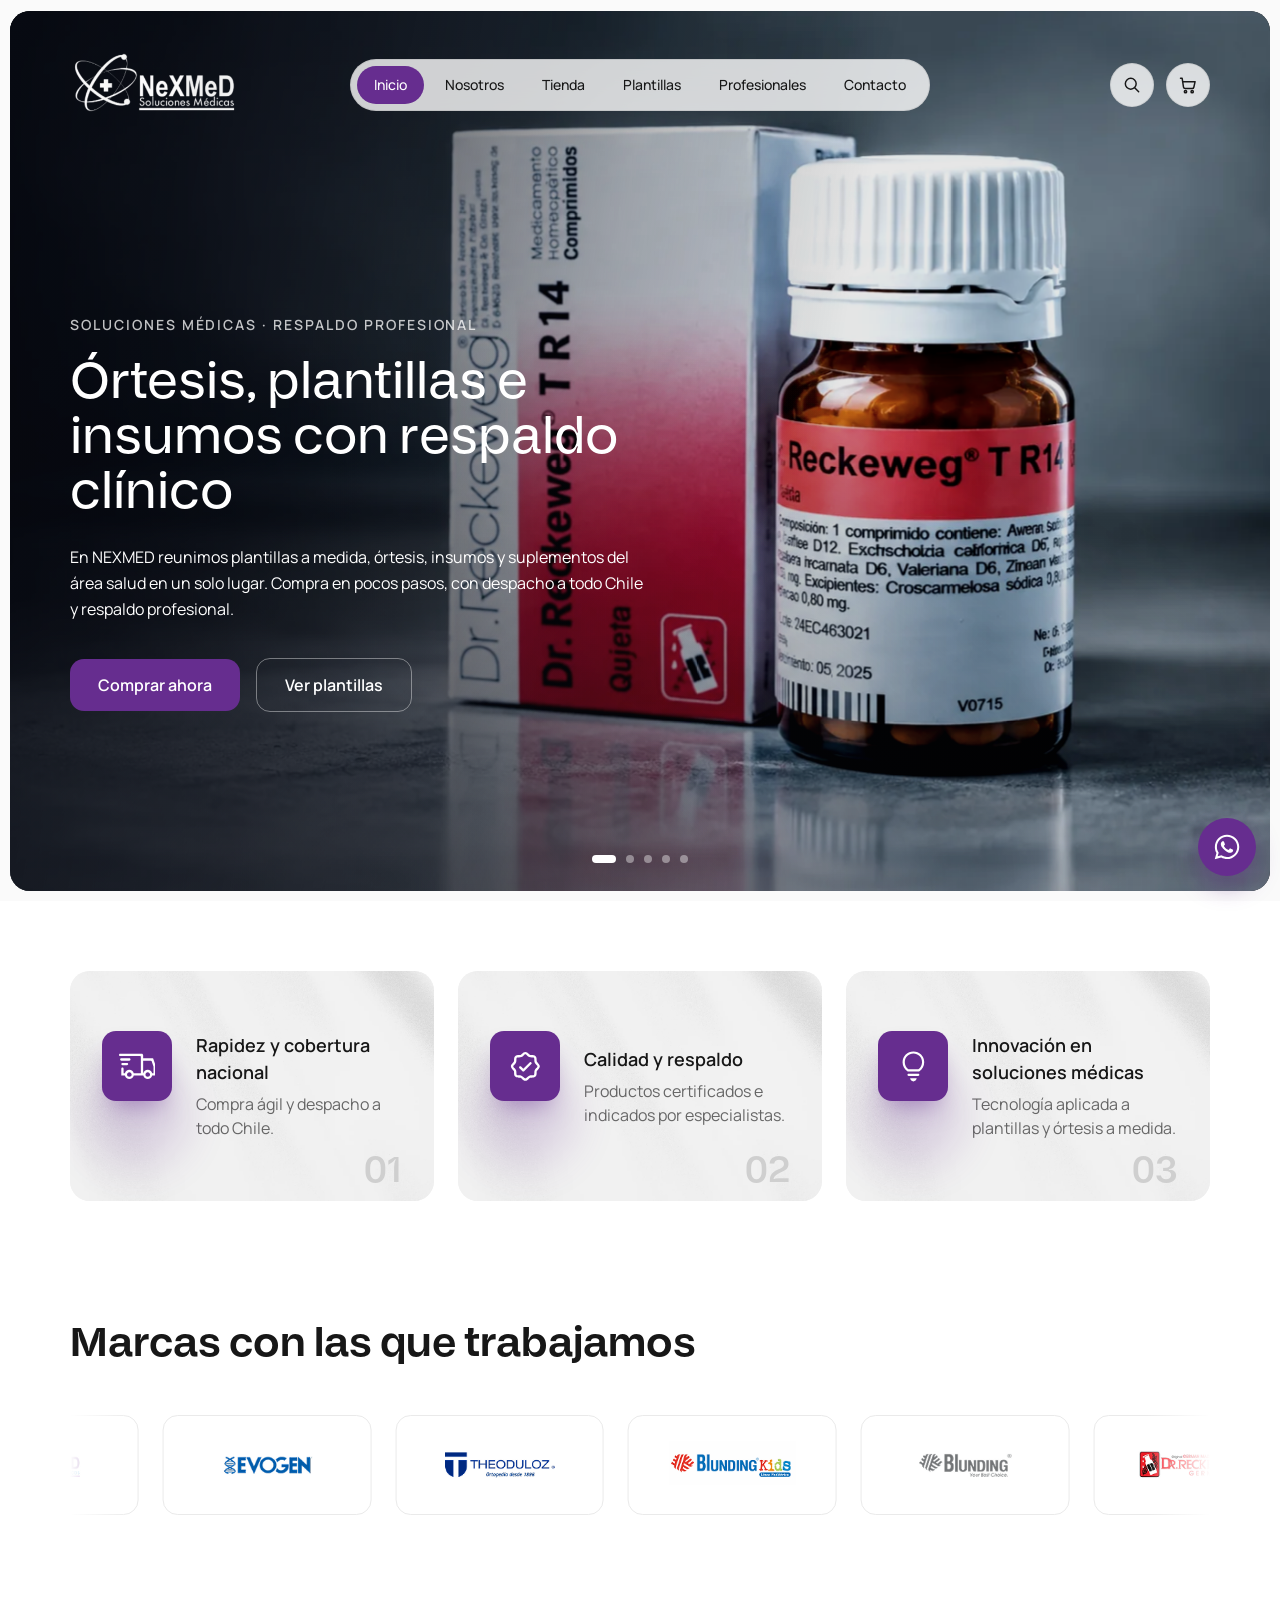
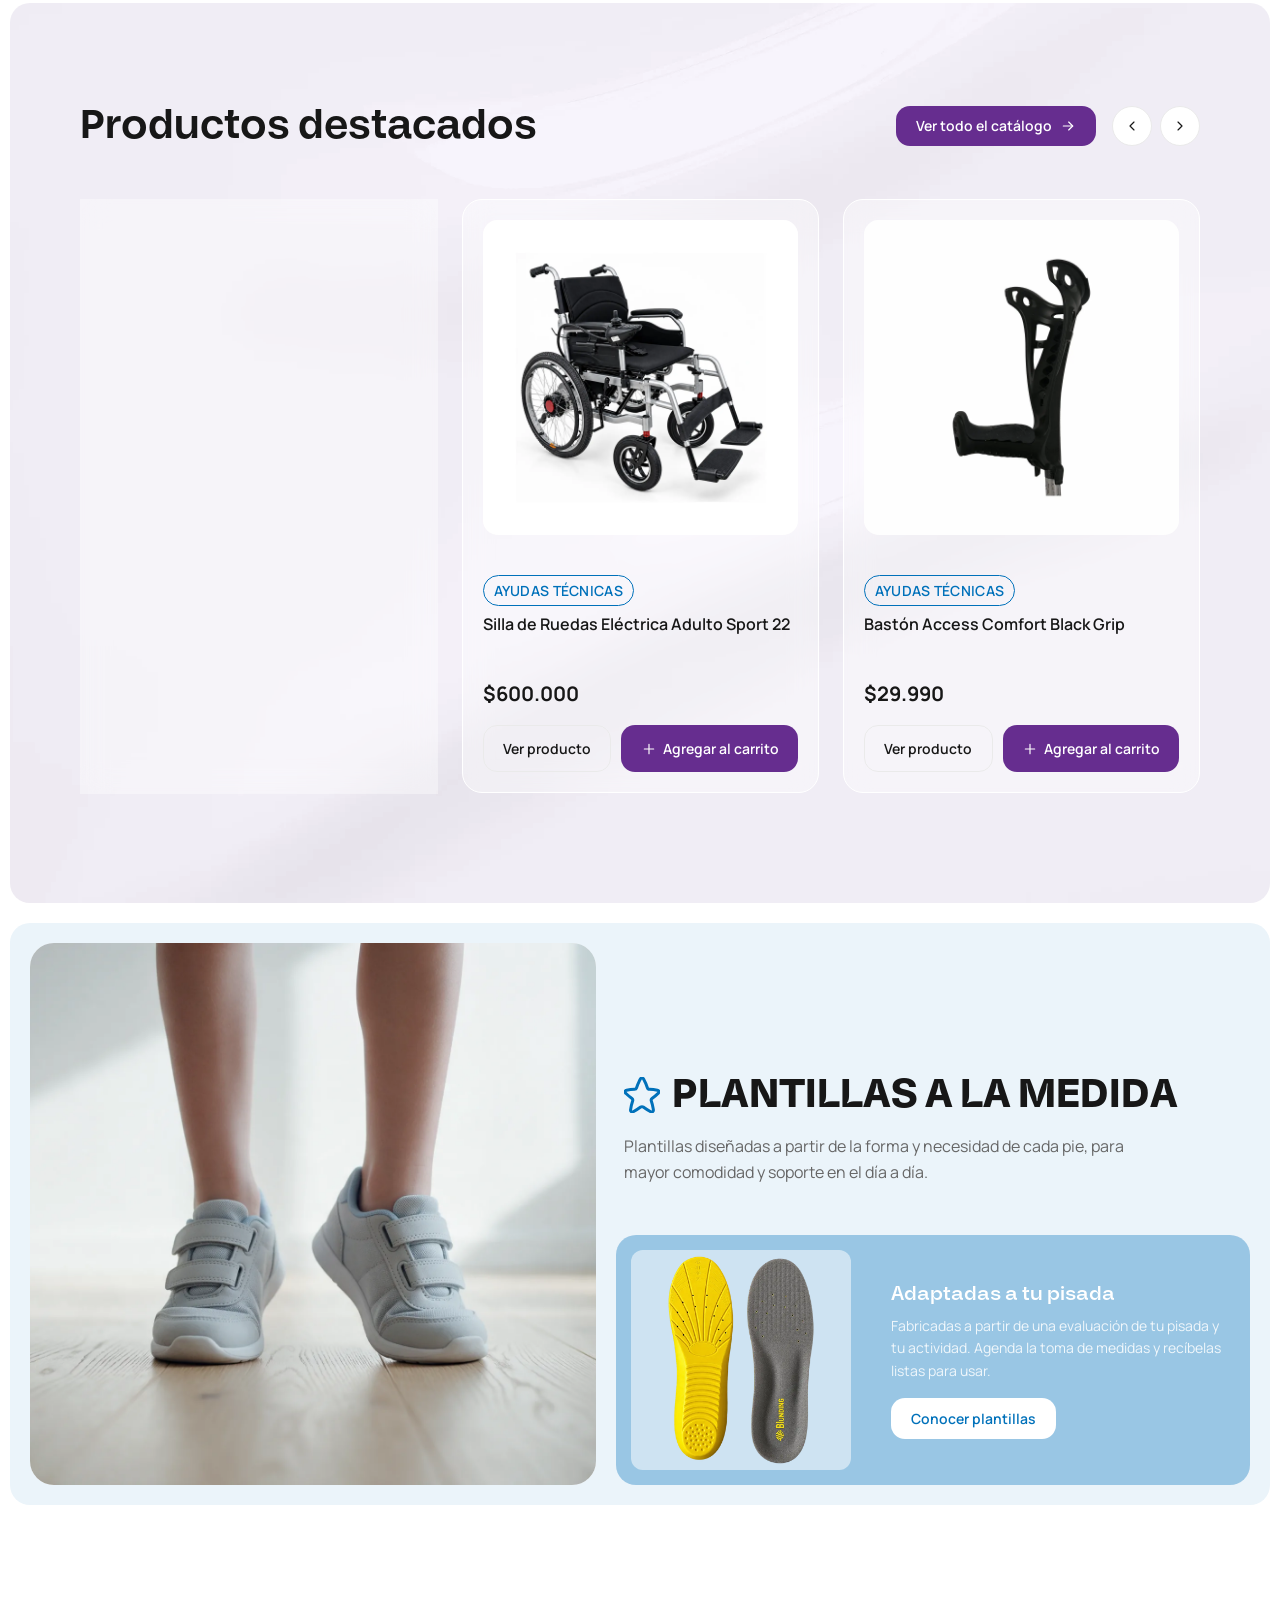
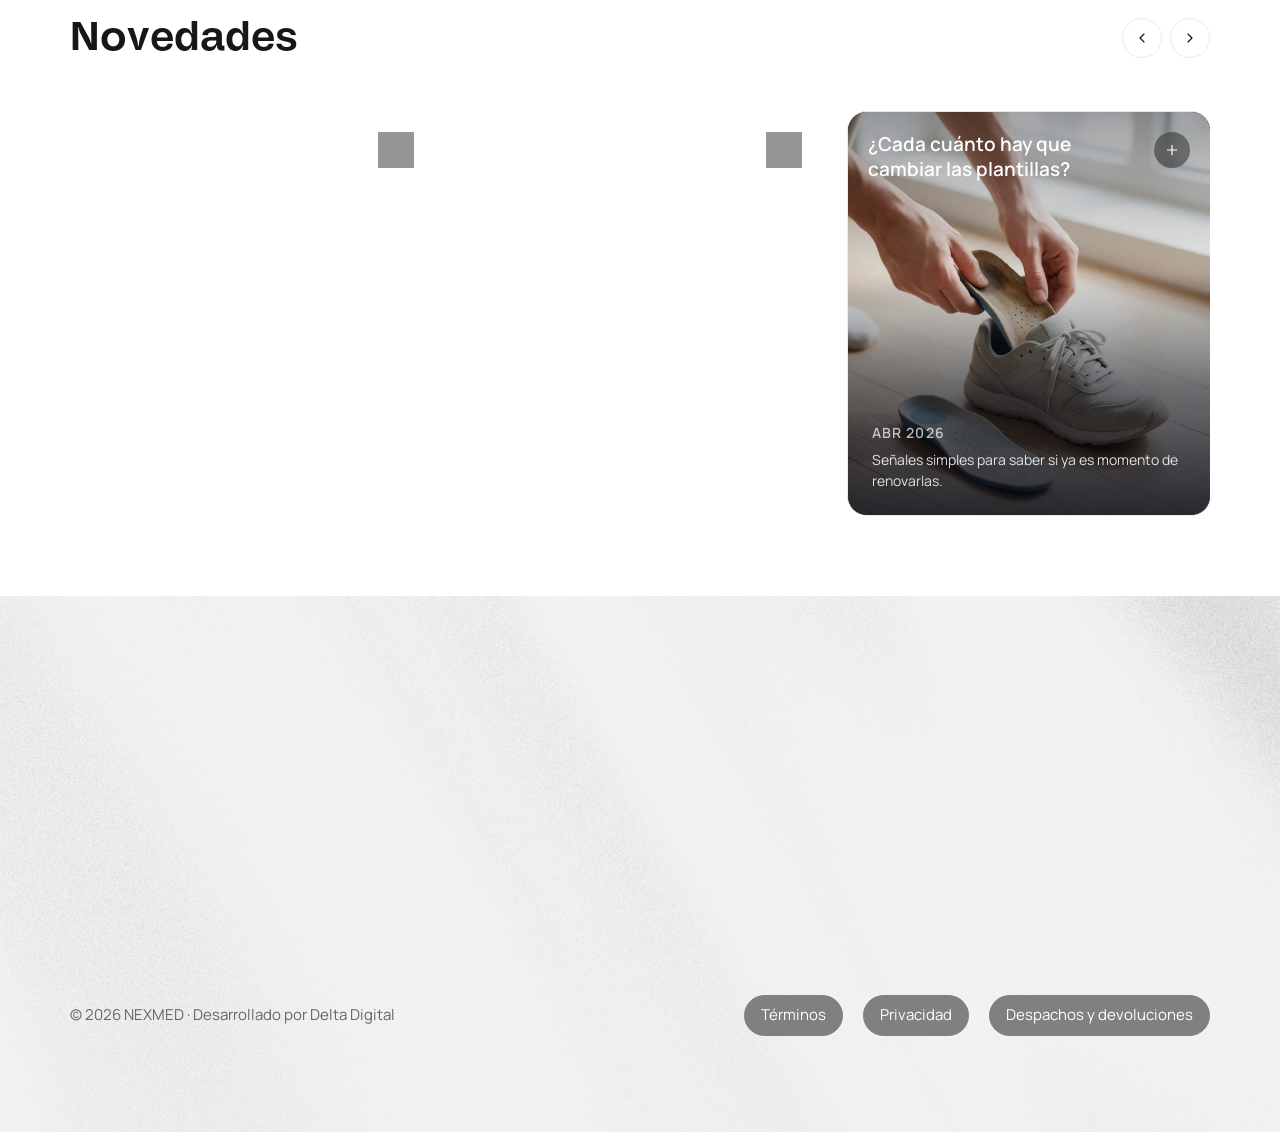
<file: index.html>
<!doctype html>
<html lang="es">
  <head>
    <meta charset="UTF-8" />
    <meta name="viewport" content="width=device-width, initial-scale=1" />
    <title>NEXMED — Soluciones Médicas</title>
    <meta
      name="description"
      content="NEXMED conecta pacientes, profesionales e instituciones con soluciones médicas confiables, respaldadas clínicamente."
    />
    <link rel="preconnect" href="https://fonts.googleapis.com" />
    <link rel="preconnect" href="https://fonts.gstatic.com" crossorigin />
    <link
      href="https://fonts.googleapis.com/css2?family=Manrope:wght@400;500;600;700;800&display=swap"
      rel="stylesheet"
    />
    <link rel="stylesheet" href="assets/css/styles.css" />
  </head>
  <body data-page="inicio">
    <a
      href="#main-content"
      class="sr-only focus:not-sr-only focus:absolute focus:left-4 focus:top-4 focus:z-[60] focus:rounded-btn focus:bg-brand-purple focus:px-4 focus:py-2 focus:text-white"
    >
      Saltar al contenido
    </a>

    <div id="header-sentinel" class="h-px" aria-hidden="true"></div>
    <header id="site-header" class="fixed inset-x-0 top-0 z-50">
      <div
        class="header-row relative grid w-full grid-cols-[1fr_auto] items-center gap-4 px-4 py-4 md:px-5 md:py-5 lg:grid-cols-[1fr_auto_1fr] lg:px-[70px] lg:pt-[50px] lg:pb-6"
      >
        <a
          href="index.html"
          class="relative block h-[42px] w-auto md:h-[48px] shrink-0 justify-self-start transition-opacity duration-300 hover:opacity-80 lg:h-[69px]"
          aria-label="NEXMED, ir al inicio"
        >
          <img
            src="assets/images/logo-dondo-oscuro.webp"
            alt="NEXMED Soluciones Médicas"
            width="3508"
            height="1430"
            class="logo-on-hero block h-[42px] w-auto md:h-[48px] lg:h-[69px]"
          />
          <img
            src="assets/images/nexmed-logo.webp"
            alt="NEXMED Soluciones Médicas"
            width="3508"
            height="1430"
            class="logo-on-scroll absolute inset-0 h-[42px] w-auto md:h-[48px] opacity-0 lg:h-[69px]"
          />
        </a>

        <nav aria-label="Navegación principal" class="hidden justify-self-center lg:block">
          <ul id="primary-nav-list" class="header-nav-pill flex items-center gap-1 rounded-full p-1.5"></ul>
        </nav>

        <div class="flex items-center justify-self-end gap-2 md:gap-3">
          <button
            type="button"
            id="search-toggle-button"
            aria-expanded="false"
            aria-controls="search-panel"
            aria-label="Buscar"
            class="header-icon-pill flex h-11 w-11 shrink-0 items-center justify-center rounded-full"
          >
            <svg viewBox="0 0 24 24" fill="none" stroke="currentColor" stroke-width="1.75" stroke-linecap="round" stroke-linejoin="round" aria-hidden="true" class="h-5 w-5">
              <circle cx="10.5" cy="10.5" r="6.5" />
              <path d="M20 20l-4.8-4.8" />
            </svg>
          </button>

          <a
            href="carrito.html"
            id="header-cart-button"
            aria-label="Carrito, vacío"
            class="header-icon-pill relative flex h-11 w-11 shrink-0 items-center justify-center rounded-full"
          >
            <svg viewBox="0 0 24 24" fill="none" stroke="currentColor" stroke-width="1.75" stroke-linecap="round" stroke-linejoin="round" aria-hidden="true" class="h-5 w-5">
              <path d="M3 4h2l1.6 10.6a2 2 0 0 0 2 1.7h8.4a2 2 0 0 0 2-1.6L20.5 8H6" />
              <circle cx="9" cy="20" r="1.4" />
              <circle cx="17" cy="20" r="1.4" />
            </svg>
            <span id="header-cart-badge" class="header-cart-badge" hidden>0</span>
          </a>

          <button
            type="button"
            id="mobile-menu-button"
            aria-expanded="false"
            aria-controls="mobile-menu"
            aria-haspopup="dialog"
            aria-label="Abrir menú"
            class="header-icon-pill flex h-11 w-11 shrink-0 items-center justify-center rounded-full lg:hidden"
          >
            <svg id="icon-menu" viewBox="0 0 24 24" fill="none" stroke="currentColor" stroke-width="1.75" stroke-linecap="round" stroke-linejoin="round" aria-hidden="true" class="h-5 w-5">
              <path d="M4 7h16" />
              <path d="M4 12h16" />
              <path d="M4 17h16" />
            </svg>
          </button>
        </div>
      </div>
    </header>

    <div id="search-overlay" hidden aria-hidden="true"></div>

    <div id="search-panel" role="search" hidden class="search-panel">
      <form class="search-panel__input-row" onsubmit="event.preventDefault()">
        <svg viewBox="0 0 24 24" fill="none" stroke="currentColor" stroke-width="1.75" stroke-linecap="round" stroke-linejoin="round" aria-hidden="true" class="h-5 w-5 shrink-0 text-ink-secondary">
          <circle cx="10.5" cy="10.5" r="6.5" />
          <path d="M20 20l-4.8-4.8" />
        </svg>
        <label for="header-search-input" class="sr-only">Buscar productos, marcas, categorías</label>
        <input
          id="header-search-input"
          type="search"
          name="q"
          placeholder="Buscar productos, marcas, categorías..."
          autocomplete="off"
          class="search-panel__input"
        />
        <button type="button" id="search-clear-button" aria-label="Limpiar búsqueda" class="search-panel__clear" hidden>
          <svg viewBox="0 0 24 24" fill="none" stroke="currentColor" stroke-width="1.75" stroke-linecap="round" stroke-linejoin="round" aria-hidden="true" class="h-4 w-4">
            <path d="M6 6l12 12M18 6L6 18" />
          </svg>
        </button>
      </form>

      <a href="tienda.html" class="search-panel__see-all">Ver todos los resultados</a>

      <div id="search-results" class="search-panel__results">
        <p class="search-panel__empty">Escribe para buscar en nuestro catálogo.</p>
      </div>
    </div>

    <div id="cart-drawer-overlay" hidden></div>
    <aside id="cart-drawer" class="cart-drawer" hidden aria-hidden="true" aria-label="Carrito de compras">
      <div class="cart-drawer__header">
        <h2 class="cart-drawer__title">Carrito de compras</h2>
        <button type="button" id="cart-drawer-close" class="cart-drawer__close" aria-label="Cerrar carrito">
          <svg viewBox="0 0 24 24" fill="none" stroke="currentColor" stroke-width="1.75" stroke-linecap="round" stroke-linejoin="round" aria-hidden="true" class="h-5 w-5">
            <path d="M6 6l12 12M18 6L6 18" />
          </svg>
        </button>
      </div>
      <div id="cart-drawer-body" class="cart-drawer__body"></div>
      <div id="cart-drawer-footer" class="cart-drawer__footer" hidden>
        <div class="cart-drawer__subtotal-row">
          <span>Subtotal</span>
          <span id="cart-drawer-subtotal"></span>
        </div>
        <p class="cart-drawer__shipping-note">Envío: se calcula en el checkout según tu dirección.</p>
        <div class="cart-drawer__actions">
          <a href="carrito.html" class="cart-drawer__view-cart">Ver carrito</a>
          <a href="checkout.html" class="cart-drawer__checkout">Iniciar compra</a>
        </div>
      </div>
    </aside>

    <main id="main-content">
      <section id="hero" class="p-[10px]">
        <div
          class="hero-bg relative min-h-[max(620px,86svh)] sm:min-h-[max(640px,70svh)] lg:min-h-[calc(100vh-20px)] overflow-hidden rounded-hero bg-ink-primary"
          role="img"
          aria-label="Productos NEXMED: suplementos, órtesis y plantillas a medida"
        >
          <div id="hero-slides" class="hero-slides absolute inset-0" aria-hidden="true">
            <div class="hero-slide hero-slide--r14"></div>
            <div class="hero-slide hero-slide--tobillera"></div>
            <div class="hero-slide hero-slide--creatina"></div>
            <div class="hero-slide hero-slide--omega3"></div>
            <div class="hero-slide hero-slide--plantillas"></div>
          </div>

          <div class="hero-scrim absolute inset-0" aria-hidden="true"></div>

          <div class="relative z-10 flex min-h-[max(620px,86svh)] sm:min-h-[max(640px,70svh)] lg:min-h-[calc(100vh-20px)] items-end px-6 pt-24 pb-16 sm:px-10 sm:pt-28 sm:pb-20 lg:items-center lg:px-[60px] lg:pt-[188px] lg:pb-16">
            <div class="max-w-xl">
              <p
                class="hero-eyebrow mb-3 text-sm sm:mb-5 font-semibold uppercase tracking-[0.14em] text-white/75"
              >
                Soluciones médicas · Respaldo profesional
              </p>
              <h1
                class="hero-title font-display text-[30px] leading-[1.1] text-white sm:text-[38px] lg:text-[50px]"
              >
                Órtesis, plantillas e insumos con respaldo clínico
              </h1>
              <p class="hero-description mt-4 text-[15px] sm:mt-6 sm:text-base leading-relaxed text-white">
                En NEXMED reunimos plantillas a medida, órtesis, insumos y suplementos del área
                salud en un solo lugar. Compra en pocos pasos, con despacho a todo Chile y
                respaldo profesional.
              </p>
              <div class="hero-actions mt-7 grid sm:mt-9 grid-cols-2 gap-3 sm:flex sm:flex-wrap sm:items-center sm:gap-4">
                <a
                  href="tienda.html"
                  class="inline-flex items-center justify-center rounded-btn bg-brand-purple px-4 py-3 text-[15px] sm:px-7 sm:py-3.5 sm:text-base font-semibold text-white transition-colors duration-300 hover:bg-brand-blue"
                >
                  Comprar ahora
                </a>
                <a
                  href="plantillas.html"
                  class="inline-flex items-center justify-center rounded-btn border border-white/40 px-4 py-3 text-[15px] sm:px-7 sm:py-3.5 sm:text-base font-semibold text-white transition-colors duration-300 hover:border-white hover:bg-white/10"
                >
                  Ver plantillas
                </a>
              </div>
            </div>
          </div>

          <div id="hero-bullets" class="hero-bullets" role="tablist" aria-label="Seleccionar imagen destacada">
            <button type="button" class="hero-bullet" role="tab" aria-label="Imagen 1" aria-selected="true"></button>
            <button type="button" class="hero-bullet" role="tab" aria-label="Imagen 2" aria-selected="false"></button>
            <button type="button" class="hero-bullet" role="tab" aria-label="Imagen 3" aria-selected="false"></button>
            <button type="button" class="hero-bullet" role="tab" aria-label="Imagen 4" aria-selected="false"></button>
            <button type="button" class="hero-bullet" role="tab" aria-label="Imagen 5" aria-selected="false"></button>
          </div>
        </div>
      </section>

      <section id="beneficios" class="bg-surface px-4 py-[80px] md:px-5 lg:px-[70px] lg:py-[70px]">
        <div data-reveal-group class="grid gap-6 sm:grid-cols-3">
          <div class="benefit-card--textured benefit-card--texture-full rounded-card bg-[#F3F3F3] p-8">
            <div class="relative flex h-full items-center gap-6">
              <div class="benefit-card__icon-wrap">
                <span class="benefit-card__glow" aria-hidden="true"></span>
                <span class="benefit-card__icon" aria-hidden="true">
                  <svg viewBox="0 0 500 500" fill="none" class="h-[36.8px] w-[36.8px]">
                    <path d="M308.125 78C319.171 78 328.125 86.9543 328.125 98V140.546H457.045C461.408 140.546 465.268 143.374 466.581 147.535L467.766 151.288L499.016 245.105L499.281 245.77C499.756 246.953 500 248.216 500 249.491V375.091H450.688C443.719 401.97 419.562 422 390.625 422C361.688 422 337.531 401.97 330.562 375.091H200.688C193.719 401.97 169.562 422 140.625 422C111.688 422 87.5312 401.97 80.5625 375.091H31.25V281.262C31.25 272.632 38.2456 265.637 46.875 265.637C55.5044 265.637 62.5 272.632 62.5 281.262V343.818H80.5625C87.5312 316.939 111.688 296.909 140.625 296.909C169.562 296.909 193.719 316.939 200.688 343.818H296.875V119.272C296.875 113.75 292.398 109.272 286.875 109.272H15.6367C7.00111 109.272 0.000191727 102.272 0 93.6367C0 85.001 7.001 78 15.6367 78H308.125ZM140.625 328.182C123.172 328.182 109.375 341.988 109.375 359.454C109.375 376.92 123.172 390.728 140.625 390.728C158.078 390.728 171.875 376.92 171.875 359.454C171.875 341.988 158.078 328.182 140.625 328.182ZM390.625 328.182C373.172 328.182 359.375 341.988 359.375 359.454C359.375 376.92 373.172 390.728 390.625 390.728C408.078 390.728 421.875 376.92 421.875 359.454C421.875 341.988 408.078 328.182 390.625 328.182ZM328.125 171.818V343.818H330.562C337.531 316.939 361.688 296.909 390.625 296.909C419.562 296.909 443.719 316.939 450.688 343.818H468.75V253.586C468.75 252.506 468.575 251.432 468.231 250.408L444.177 178.641C442.811 174.565 438.994 171.818 434.695 171.818H328.125ZM109.363 203.091C117.999 203.091 125 210.092 125 218.728C125 227.363 117.999 234.363 109.363 234.363H46.8867C38.2511 234.363 31.2501 227.363 31.25 218.728C31.25 210.092 38.251 203.091 46.8867 203.091H109.363ZM140.613 140.546C149.249 140.546 156.25 147.546 156.25 156.182C156.25 164.817 149.249 171.818 140.613 171.818H31.2617C22.626 171.818 15.625 164.817 15.625 156.182C15.6251 147.546 22.6261 140.546 31.2617 140.546H140.613Z" fill="currentColor" />
                  </svg>
                </span>
              </div>
              <div class="benefit-card__content">
                <h3 class="benefit-card__title">Rapidez y cobertura<br />nacional</h3>
                <p class="benefit-card__description">Compra ágil y despacho a todo Chile.</p>
              </div>
              <div class="benefit-card__number">
                <span class="benefit-card__number-current">01</span>
                <span class="benefit-card__number-sweep" aria-hidden="true">01</span>
              </div>
            </div>
          </div>

          <div class="benefit-card--textured benefit-card--texture-full rounded-card bg-[#F3F3F3] p-8">
            <div class="relative flex h-full items-center gap-6">
              <div class="benefit-card__icon-wrap">
                <span class="benefit-card__glow" aria-hidden="true"></span>
                <span class="benefit-card__icon" aria-hidden="true">
                  <svg viewBox="0 0 500 500" fill="none" class="h-[36.8px] w-[36.8px]">
                    <path d="M249.5 53C268.571 53 282.763 66.7267 294.61 78.1104C298.043 81.3951 301.47 84.6755 304.803 87.4541C307.943 90.0721 310.886 92.1468 313.554 93.3506L314.084 93.5801L314.088 93.582C316.63 94.6394 320.149 95.2458 324.3 95.5889C328.423 95.9296 332.985 95.9986 337.56 96.0684C354.328 96.3261 374.43 96.5237 388.453 110.547C402.476 124.57 402.674 144.672 402.932 161.44C403.001 166.015 403.071 170.577 403.412 174.7C403.734 178.592 404.286 181.927 405.226 184.424L405.419 184.912L405.421 184.918C406.579 187.731 408.753 190.857 411.546 194.204C414.324 197.534 417.603 200.955 420.888 204.388L423.045 206.64C433.932 218.042 446 231.62 446 249.5C446 268.571 432.272 282.762 420.889 294.609L420.89 294.61C417.605 298.043 414.325 301.47 411.547 304.803C408.754 308.152 406.58 311.278 405.421 314.084L405.419 314.088C404.362 316.63 403.755 320.149 403.412 324.3C403.071 328.423 403.001 332.985 402.932 337.56C402.674 354.328 402.476 374.43 388.453 388.453C374.43 402.476 354.328 402.674 337.56 402.932C332.985 403.001 328.423 403.071 324.3 403.412C320.149 403.755 316.63 404.362 314.088 405.419L314.082 405.421C311.269 406.579 308.143 408.753 304.796 411.546C301.466 414.324 298.044 417.604 294.61 420.89C282.748 432.272 268.571 446 249.5 446C230.43 446 216.237 432.273 204.39 420.89L201.817 418.435C199.249 415.996 196.697 413.631 194.197 411.547C190.848 408.754 187.722 406.58 184.916 405.421L184.912 405.419C182.37 404.362 178.851 403.755 174.7 403.412C170.577 403.071 166.015 403.001 161.44 402.932C144.672 402.674 124.57 402.476 110.547 388.453C96.5237 374.43 96.3261 354.328 96.0684 337.56C95.9986 332.985 95.9296 328.423 95.5889 324.3C95.2458 320.149 94.6394 316.63 93.582 314.088L93.5791 314.082C92.4206 311.269 90.2465 308.143 87.4541 304.796C84.6756 301.466 81.3959 298.044 78.1104 294.61V294.609C66.7283 282.747 53 268.571 53 249.5C53 230.428 66.729 216.235 78.1133 204.387C81.3971 200.955 84.6763 197.529 87.4541 194.197C90.2467 190.848 92.4215 187.722 93.5801 184.916L93.582 184.912C94.6394 182.37 95.2458 178.851 95.5889 174.7C95.9296 170.577 95.9987 166.015 96.0684 161.44V161.431C96.4116 144.682 96.5235 124.57 110.547 110.547C124.57 96.5238 144.672 96.3261 161.44 96.0684C166.015 95.9986 170.587 95.9296 174.714 95.5889C178.871 95.2457 182.385 94.6383 184.907 93.583L184.918 93.5791C187.731 92.4206 190.857 90.2465 194.204 87.4541C197.534 84.6756 200.956 81.3959 204.39 78.1104C216.252 66.7282 230.429 53 249.5 53ZM249.5 84.7861C246.741 84.7861 243.251 86.5286 239.108 89.6729C235.046 92.7566 230.745 96.8763 226.38 101.058C217.754 109.321 208.509 118.224 197.073 122.96L197.071 122.961C186.063 127.509 173.56 127.681 161.918 127.854H161.917C155.774 127.941 149.687 128.037 144.47 128.764C139.176 129.501 135.24 130.834 133.031 133.035C130.827 135.232 129.492 139.18 128.757 144.488C128.033 149.717 127.941 155.807 127.854 161.917V161.918C127.681 173.56 127.509 186.063 122.961 197.071L122.96 197.073C118.224 208.509 109.288 217.821 101.055 226.383C96.8933 230.71 92.7738 235.012 89.6865 239.082C86.5372 243.234 84.7861 246.741 84.7861 249.5C84.7861 252.259 86.5286 255.749 89.6729 259.892C92.7566 263.954 96.8763 268.255 101.058 272.62C109.321 281.246 118.224 290.491 122.96 301.927L122.961 301.929C126.94 311.561 127.57 322.338 127.78 332.681L127.854 337.082V337.083C127.941 343.226 128.037 349.313 128.764 354.53C129.501 359.824 130.834 363.76 133.035 365.969C135.232 368.173 139.18 369.508 144.488 370.243C149.717 370.967 155.807 371.059 161.917 371.146H161.918C173.196 371.314 185.283 371.48 196.035 375.625L197.071 376.039L197.073 376.04C208.509 380.776 217.821 389.712 226.383 397.945C230.71 402.107 235.012 406.226 239.082 409.313C243.234 412.463 246.741 414.214 249.5 414.214C252.259 414.214 255.749 412.471 259.892 409.327C263.954 406.243 268.255 402.124 272.62 397.942C281.246 389.679 290.491 380.776 301.927 376.04L301.929 376.039C312.937 371.491 325.44 371.319 337.082 371.146H337.083C343.226 371.059 349.313 370.963 354.53 370.236C359.824 369.499 363.76 368.166 365.969 365.965C368.173 363.768 369.508 359.82 370.243 354.512C370.967 349.283 371.059 343.193 371.146 337.083V337.082C371.319 325.44 371.491 312.937 376.039 301.929L376.04 301.927C380.776 290.491 389.679 281.246 397.942 272.62L397.945 272.617C402.107 268.29 406.226 263.988 409.313 259.918C412.463 255.766 414.214 252.259 414.214 249.5C414.214 246.741 412.471 243.251 409.327 239.108C406.243 235.046 402.124 230.745 397.942 226.38C389.679 217.754 380.776 208.509 376.04 197.073L376.039 197.071C371.491 186.063 371.319 173.56 371.146 161.918V161.917C371.059 155.774 370.963 149.687 370.236 144.47C369.499 139.176 368.166 135.24 365.965 133.031C363.768 130.827 359.82 129.492 354.512 128.757C349.283 128.033 343.193 127.941 337.083 127.854H337.082C325.44 127.681 312.937 127.509 301.929 122.961L301.927 122.96C290.491 118.224 281.179 109.288 272.617 101.055C268.29 96.8933 263.988 92.7738 259.918 89.6865C255.766 86.5372 252.259 84.7861 249.5 84.7861ZM318.964 191.918C321.052 191.918 323.121 192.329 325.051 193.129C326.979 193.928 328.731 195.1 330.207 196.577L330.48 196.857C331.83 198.273 332.906 199.927 333.656 201.735C334.456 203.665 334.868 205.733 334.868 207.821C334.868 209.91 334.456 211.978 333.656 213.907C332.857 215.836 331.684 217.588 330.207 219.063L330.208 219.064L232.958 316.313C231.482 317.791 229.73 318.964 227.801 319.764C225.871 320.563 223.802 320.976 221.714 320.976C219.625 320.976 217.557 320.563 215.628 319.764C213.699 318.964 211.946 317.792 210.47 316.314V316.313L168.792 274.637C165.81 271.655 164.135 267.61 164.135 263.393C164.135 259.176 165.81 255.131 168.792 252.149C171.774 249.167 175.819 247.492 180.036 247.492C184.121 247.492 188.044 249.065 190.996 251.874L191.279 252.149L221.714 282.601L307.721 196.578C309.197 195.101 310.949 193.929 312.878 193.129C314.807 192.329 316.875 191.918 318.964 191.918Z" fill="currentColor" />
                  </svg>
                </span>
              </div>
              <div class="benefit-card__content">
                <h3 class="benefit-card__title">Calidad y respaldo</h3>
                <p class="benefit-card__description">
                  Productos certificados e indicados por especialistas.
                </p>
              </div>
              <div class="benefit-card__number">
                <span class="benefit-card__number-current">02</span>
                <span class="benefit-card__number-sweep" aria-hidden="true">02</span>
              </div>
            </div>
          </div>

          <div class="benefit-card--textured benefit-card--texture-full rounded-card bg-[#F3F3F3] p-8">
            <div class="relative flex h-full items-center gap-6">
              <div class="benefit-card__icon-wrap">
                <span class="benefit-card__glow" aria-hidden="true"></span>
                <span class="benefit-card__icon" aria-hidden="true">
                  <svg viewBox="0 0 500 500" fill="none" class="h-[36.8px] w-[36.8px]">
                    <path d="M293.738 414.966C292.203 426.019 287.306 435.339 279.106 442.764C270.877 450.215 261.115 453.984 250.006 454C238.887 454.016 229.118 450.244 220.887 442.758V442.757C212.706 435.333 207.813 426.018 206.263 414.972L205.623 410.416H294.37L293.738 414.966ZM315.983 349.404C324.277 349.404 331 356.127 331 364.421C331 372.714 324.277 379.437 315.983 379.438H184.017C175.723 379.437 169 372.714 169 364.421C169 356.128 175.723 349.404 184.017 349.404H315.983ZM249.999 46C290.935 45.985 325.766 60.2752 354.251 88.8184C382.734 117.36 397 152.241 397 193.219C397 219.107 390.819 242.889 378.43 264.483C366.081 286.006 349.225 303.768 327.918 317.749L326.919 318.404H173.08L172.08 317.748C150.789 303.768 133.934 286.006 121.571 264.485C109.166 242.89 102.985 219.106 103 193.217C103.001 152.211 117.265 117.33 145.75 88.8164C174.234 60.3037 209.065 46.0151 249.999 46ZM250 76.0342C217.31 76.0342 189.733 87.3762 167.03 110.114C144.327 132.852 133 160.473 133 193.219C133 212.418 137.346 230.328 146.033 247.006C154.533 263.324 166.502 277.106 181.995 288.371H318.006C333.513 277.105 345.488 263.323 353.988 247.006C362.675 230.329 367.014 212.42 367 193.222V193.219C367 160.473 355.673 132.852 332.97 110.114C310.266 87.3762 282.69 76.0342 250 76.0342Z" fill="currentColor" />
                  </svg>
                </span>
              </div>
              <div class="benefit-card__content">
                <h3 class="benefit-card__title">Innovación en soluciones médicas</h3>
                <p class="benefit-card__description">
                  Tecnología aplicada a plantillas y órtesis a medida.
                </p>
              </div>
              <div class="benefit-card__number">
                <span class="benefit-card__number-current">03</span>
                <span class="benefit-card__number-sweep" aria-hidden="true">03</span>
              </div>
            </div>
          </div>
        </div>
      </section>

      <section id="marcas" class="bg-surface px-4 pt-[50px] pb-[70px] md:px-5 lg:px-[70px]">
        <div data-reveal>
          <h2 class="font-display mb-10 text-[26px] leading-[1.15] font-semibold text-ink-primary sm:text-[30px] lg:text-[40px]">Marcas con las que trabajamos</h2>

          <div class="brand-marquee relative overflow-hidden">
            <div class="brand-track flex items-center gap-6">
              <a href="tienda.html?marca=NEXMED" class="brand-chip brand-chip--nexmed" aria-label="NEXMED">
                <img src="assets/images/marcas/9.png" alt="NEXMED" />
              </a>
              <a href="tienda.html?marca=Evogen" class="brand-chip"><img src="assets/images/marcas/1.png" alt="Evogen" /></a>
              <a href="tienda.html?marca=Theoduloz" class="brand-chip"><img src="assets/images/marcas/2.png" alt="Theoduloz" /></a>
              <a href="tienda.html" class="brand-chip"><img src="assets/images/marcas/3.png" alt="Blunding Kids" /></a>
              <a href="tienda.html?marca=Blunding" class="brand-chip"><img src="assets/images/marcas/4.png" alt="Blunding" /></a>
              <a href="tienda.html?marca=Dr.%20Reckeweg" class="brand-chip"><img src="assets/images/marcas/5.png" alt="Dr. Reckeweg &amp; Co" /></a>
              <a href="tienda.html" class="brand-chip"><img src="assets/images/marcas/6.png" alt="Mega Med" /></a>
              <a href="tienda.html" class="brand-chip"><img src="assets/images/marcas/7.png" alt="Planty" /></a>
              <a href="tienda.html" class="brand-chip"><img src="assets/images/marcas/8.png" alt="UroFusión" /></a>
              <a href="tienda.html" class="brand-chip"><img src="assets/images/marcas/10.png" alt="DenTek" /></a>
              <a href="tienda.html?marca=GloMed" class="brand-chip"><img src="assets/images/marcas/11.png" alt="GloMed" /></a>

              <a href="tienda.html?marca=NEXMED" class="brand-chip brand-chip--nexmed" aria-hidden="true" tabindex="-1">
                <img src="assets/images/marcas/9.png" alt="" />
              </a>
              <a href="tienda.html?marca=Evogen" class="brand-chip" aria-hidden="true" tabindex="-1"><img src="assets/images/marcas/1.png" alt="" /></a>
              <a href="tienda.html?marca=Theoduloz" class="brand-chip" aria-hidden="true" tabindex="-1"><img src="assets/images/marcas/2.png" alt="" /></a>
              <a href="tienda.html" class="brand-chip" aria-hidden="true" tabindex="-1"><img src="assets/images/marcas/3.png" alt="" /></a>
              <a href="tienda.html?marca=Blunding" class="brand-chip" aria-hidden="true" tabindex="-1"><img src="assets/images/marcas/4.png" alt="" /></a>
              <a href="tienda.html?marca=Dr.%20Reckeweg" class="brand-chip" aria-hidden="true" tabindex="-1"><img src="assets/images/marcas/5.png" alt="" /></a>
              <a href="tienda.html" class="brand-chip" aria-hidden="true" tabindex="-1"><img src="assets/images/marcas/6.png" alt="" /></a>
              <a href="tienda.html" class="brand-chip" aria-hidden="true" tabindex="-1"><img src="assets/images/marcas/7.png" alt="" /></a>
              <a href="tienda.html" class="brand-chip" aria-hidden="true" tabindex="-1"><img src="assets/images/marcas/8.png" alt="" /></a>
              <a href="tienda.html" class="brand-chip" aria-hidden="true" tabindex="-1"><img src="assets/images/marcas/10.png" alt="" /></a>
              <a href="tienda.html?marca=GloMed" class="brand-chip" aria-hidden="true" tabindex="-1"><img src="assets/images/marcas/11.png" alt="" /></a>
            </div>
          </div>
        </div>
      </section>

      <section id="productos-destacados" class="bg-surface p-[10px]">
        <div class="relative overflow-hidden rounded-hero bg-surface px-4 pt-[64px] pb-[56px] md:px-5 md:py-[80px] lg:px-[70px] lg:py-[100px]">
          <div class="pointer-events-none absolute inset-0" aria-hidden="true">
            <img src="assets/images/productos/background-productos.webp" alt="" class="h-full w-full object-cover" />
          </div>

          <div data-reveal data-carousel class="relative">
          <div class="mb-10 flex flex-wrap items-center justify-between gap-4">
            <h2 class="font-display text-[26px] leading-[1.15] font-semibold text-ink-primary sm:text-[30px] lg:text-[40px]">Productos destacados</h2>
            <div class="flex flex-wrap items-center gap-3 sm:gap-4">
              <a
                href="tienda.html"
                class="inline-flex items-center gap-2 whitespace-nowrap rounded-btn bg-brand-purple px-5 py-2.5 text-sm font-semibold text-white transition-colors duration-300 hover:bg-brand-blue"
              >
                Ver todo el catálogo
                <svg viewBox="0 0 24 24" fill="none" stroke="currentColor" stroke-width="1.75" stroke-linecap="round" stroke-linejoin="round" aria-hidden="true" class="h-4 w-4">
                  <path d="M5 12h14" />
                  <path d="M13 6l6 6-6 6" />
                </svg>
              </a>
              <div class="flex items-center gap-2">
                <button type="button" id="products-prev" data-carousel-prev aria-label="Producto anterior" class="carousel-arrow">
                  <svg viewBox="0 0 24 24" fill="none" stroke="currentColor" stroke-width="1.75" stroke-linecap="round" stroke-linejoin="round" aria-hidden="true" class="h-4 w-4">
                    <path d="M15 6l-6 6 6 6" />
                  </svg>
                </button>
                <button type="button" id="products-next" data-carousel-next aria-label="Producto siguiente" class="carousel-arrow">
                  <svg viewBox="0 0 24 24" fill="none" stroke="currentColor" stroke-width="1.75" stroke-linecap="round" stroke-linejoin="round" aria-hidden="true" class="h-4 w-4">
                    <path d="M9 6l6 6-6 6" />
                  </svg>
                </button>
              </div>
            </div>
          </div>

          <div
            id="products-track"
            data-carousel-track
            data-reveal-group
            tabindex="0"
            role="region"
            aria-label="Carrusel de productos destacados"
            class="product-carousel"
          >
            <div class="product-card">
              <a href="ficha-producto.html?codigo=RECKFTR8" class="product-card__link">
                <div class="product-card__image">
                  <img
                    src="assets/images/productos/jutussin-r8-solucion-oral.webp"
                    alt="Jutussin R8 Solución Oral – coayudante en el tratamiento de la tos"
                    loading="lazy"
                    onerror="this.style.display='none'"
                  />
                </div>
                <div class="product-card__body">
                  <div class="product-card__pills">
                    <span class="product-card__pill">Medicina Bioreguladora</span>
                  </div>
                  <h3 class="product-card__title">Jutussin R8 Solución Oral – coayudante en el tratamiento de la tos</h3>
                  <span class="product-card__price">$25.990</span>
                </div>
              </a>
              <div class="product-card__actions">
                <a href="ficha-producto.html?codigo=RECKFTR8" class="product-card__cta product-card__cta--secondary">Ver producto</a>
                <button type="button" class="product-card__cta product-card__cta--primary">
                  <svg viewBox="0 0 24 24" fill="none" stroke="currentColor" stroke-width="1.75" stroke-linecap="round" class="h-4 w-4">
                    <path d="M12 5v14M5 12h14" />
                  </svg>
                  Agregar al carrito
                </button>
              </div>
            </div>

            <div class="product-card">
              <a href="ficha-producto.html?codigo=BVKIT01" class="product-card__link">
                <div class="product-card__image">
                  <!-- Imagen pendiente: el cliente aún no entrega la foto del Kit Completo. -->
                  <div class="product-card__image-pending">Insertar imagen</div>
                </div>
                <div class="product-card__body">
                  <div class="product-card__pills">
                    <span class="product-card__pill">Medicina Bariátrica</span>
                  </div>
                  <h3 class="product-card__title">Kit Completo</h3>
                  <span class="product-card__price">$95.000</span>
                </div>
              </a>
              <div class="product-card__actions">
                <a href="ficha-producto.html?codigo=BVKIT01" class="product-card__cta product-card__cta--secondary">Ver producto</a>
                <button type="button" class="product-card__cta product-card__cta--primary">
                  <svg viewBox="0 0 24 24" fill="none" stroke="currentColor" stroke-width="1.75" stroke-linecap="round" class="h-4 w-4">
                    <path d="M12 5v14M5 12h14" />
                  </svg>
                  Agregar al carrito
                </button>
              </div>
            </div>

            <div class="product-card">
              <a href="ficha-producto.html?codigo=CC-700" class="product-card__link">
                <div class="product-card__image">
                  <img
                    src="assets/images/productos/corset-blunding.webp"
                    alt="Corset de Hiperextensión Jewett"
                    loading="lazy"
                    onerror="this.style.display='none'"
                  />
                </div>
                <div class="product-card__body">
                  <div class="product-card__pills">
                    <span class="product-card__pill">Traumatología</span>
                    <span class="product-card__pill">Fisiatría</span>
                    <span class="product-card__pill">Kinesiología</span>
                  </div>
                  <h3 class="product-card__title">Corset de Hiperextensión Jewett</h3>
                  <span class="product-card__price">$248.000</span>
                </div>
              </a>
              <div class="product-card__actions">
                <a href="ficha-producto.html?codigo=CC-700" class="product-card__cta product-card__cta--secondary">Ver producto</a>
                <button type="button" class="product-card__cta product-card__cta--primary">
                  <svg viewBox="0 0 24 24" fill="none" stroke="currentColor" stroke-width="1.75" stroke-linecap="round" class="h-4 w-4">
                    <path d="M12 5v14M5 12h14" />
                  </svg>
                  Agregar al carrito
                </button>
              </div>
            </div>

            <div class="product-card">
              <a href="ficha-producto.html?codigo=SR-SPORT22" class="product-card__link">
                <div class="product-card__image">
                  <img
                    src="assets/images/productos/silla-de-ruedas-electrica-adulto-sport-22.webp"
                    alt="Silla de Ruedas Eléctrica Adulto Sport 22"
                    loading="lazy"
                    onerror="this.style.display='none'"
                  />
                </div>
                <div class="product-card__body">
                  <div class="product-card__pills">
                    <span class="product-card__pill">Ayudas Técnicas</span>
                  </div>
                  <h3 class="product-card__title">Silla de Ruedas Eléctrica Adulto Sport 22</h3>
                  <span class="product-card__price">$600.000</span>
                </div>
              </a>
              <div class="product-card__actions">
                <a href="ficha-producto.html?codigo=SR-SPORT22" class="product-card__cta product-card__cta--secondary">Ver producto</a>
                <button type="button" class="product-card__cta product-card__cta--primary">
                  <svg viewBox="0 0 24 24" fill="none" stroke="currentColor" stroke-width="1.75" stroke-linecap="round" class="h-4 w-4">
                    <path d="M12 5v14M5 12h14" />
                  </svg>
                  Agregar al carrito
                </button>
              </div>
            </div>

            <div class="product-card">
              <a href="ficha-producto.html?codigo=A-BACONFORT" class="product-card__link">
                <div class="product-card__image">
                  <img
                    src="assets/images/productos/baston-access-comfort.webp"
                    alt="Bastón Access Comfort Black Grip"
                    loading="lazy"
                    onerror="this.style.display='none'"
                  />
                </div>
                <div class="product-card__body">
                  <div class="product-card__pills">
                    <span class="product-card__pill">Ayudas Técnicas</span>
                  </div>
                  <h3 class="product-card__title">Bastón Access Comfort Black Grip</h3>
                  <span class="product-card__price">$29.990</span>
                </div>
              </a>
              <div class="product-card__actions">
                <a href="ficha-producto.html?codigo=A-BACONFORT" class="product-card__cta product-card__cta--secondary">Ver producto</a>
                <button type="button" class="product-card__cta product-card__cta--primary">
                  <svg viewBox="0 0 24 24" fill="none" stroke="currentColor" stroke-width="1.75" stroke-linecap="round" class="h-4 w-4">
                    <path d="M12 5v14M5 12h14" />
                  </svg>
                  Agregar al carrito
                </button>
              </div>
            </div>

            <div class="product-card">
              <a href="ficha-producto.html?codigo=CC-703" class="product-card__link">
                <div class="product-card__image">
                  <img
                    src="assets/images/productos/corset-hiperextension-jewett.webp"
                    alt="Corset de Hiperextensión Jewett"
                    loading="lazy"
                    onerror="this.style.display='none'"
                  />
                </div>
                <div class="product-card__body">
                  <div class="product-card__pills">
                    <span class="product-card__pill">Traumatología</span>
                    <span class="product-card__pill">Fisiatría</span>
                    <span class="product-card__pill">Kinesiología</span>
                  </div>
                  <h3 class="product-card__title">Corset de Hiperextensión Jewett</h3>
                  <span class="product-card__price">$270.000</span>
                </div>
              </a>
              <div class="product-card__actions">
                <a href="ficha-producto.html?codigo=CC-703" class="product-card__cta product-card__cta--secondary">Ver producto</a>
                <button type="button" class="product-card__cta product-card__cta--primary">
                  <svg viewBox="0 0 24 24" fill="none" stroke="currentColor" stroke-width="1.75" stroke-linecap="round" class="h-4 w-4">
                    <path d="M12 5v14M5 12h14" />
                  </svg>
                  Agregar al carrito
                </button>
              </div>
            </div>

            <div class="product-card">
              <a href="ficha-producto.html?codigo=OP2026-EM" class="product-card__link">
                <div class="product-card__image">
                  <img
                    src="assets/images/productos/plantilla-ortopedica.webp"
                    alt="Plantillas Standart a la Medida"
                    loading="lazy"
                    onerror="this.style.display='none'"
                  />
                </div>
                <div class="product-card__body">
                  <div class="product-card__pills">
                    <span class="product-card__pill">Traumatología</span>
                    <span class="product-card__pill">Fisiatría</span>
                    <span class="product-card__pill">Kinesiología</span>
                  </div>
                  <h3 class="product-card__title">Plantillas Standart a la Medida</h3>
                  <span class="product-card__price">$70.000</span>
                </div>
              </a>
              <div class="product-card__actions">
                <a href="ficha-producto.html?codigo=OP2026-EM" class="product-card__cta product-card__cta--secondary">Ver producto</a>
                <button type="button" class="product-card__cta product-card__cta--primary">
                  <svg viewBox="0 0 24 24" fill="none" stroke="currentColor" stroke-width="1.75" stroke-linecap="round" class="h-4 w-4">
                    <path d="M12 5v14M5 12h14" />
                  </svg>
                  Agregar al carrito
                </button>
              </div>
            </div>

            <div class="product-card">
              <a href="ficha-producto.html?codigo=310TO03" class="product-card__link">
                <div class="product-card__image">
                  <img
                    src="assets/images/productos/tobillera-compresion.webp"
                    alt="Tobillera Deportiva/Barras Laterales"
                    loading="lazy"
                    onerror="this.style.display='none'"
                  />
                </div>
                <div class="product-card__body">
                  <div class="product-card__pills">
                    <span class="product-card__pill">Traumatología</span>
                    <span class="product-card__pill">Fisiatría</span>
                    <span class="product-card__pill">Kinesiología</span>
                  </div>
                  <h3 class="product-card__title">Tobillera Deportiva/Barras Laterales</h3>
                  <span class="product-card__price">$30.000</span>
                </div>
              </a>
              <div class="product-card__actions">
                <a href="ficha-producto.html?codigo=310TO03" class="product-card__cta product-card__cta--secondary">Ver producto</a>
                <button type="button" class="product-card__cta product-card__cta--primary">
                  <svg viewBox="0 0 24 24" fill="none" stroke="currentColor" stroke-width="1.75" stroke-linecap="round" class="h-4 w-4">
                    <path d="M12 5v14M5 12h14" />
                  </svg>
                  Agregar al carrito
                </button>
              </div>
            </div>
          </div>
        </div>
        </div>
      </section>

      <section id="producto-estrella" class="bg-surface p-[10px]">
        <div data-reveal class="product-star grid gap-[20px] rounded-card bg-[#EBF4FA] p-[20px] lg:grid-cols-[0.892fr_1fr]">
          <!--
            Secuencia de pisadas (niño, hombre, deportista, tercera edad): misma
            animación que las plantillas de la card derecha (product-star-slider.js).
            Imágenes generadas con Magnific para NEXMED.
          -->
          <div class="product-star__image-wrap" data-star-slider>
            <img
              src="assets/images/Home/secuencia-pisadas/pisada-nino.webp"
              alt="Niño con calzado escolar sobre piso de madera"
              width="1600"
              height="1200"
              loading="lazy"
              class="product-star__card-slide product-star__sequence-slide is-active"
            />
            <img
              src="assets/images/Home/secuencia-pisadas/pisada-hombre.webp"
              alt="Hombre con zapatos de vestir en un entorno de oficina"
              width="1600"
              height="1200"
              loading="lazy"
              class="product-star__card-slide product-star__sequence-slide"
            />
            <img
              src="assets/images/Home/secuencia-pisadas/pisada-deportista.webp"
              alt="Deportista corriendo con zapatillas de running"
              width="1600"
              height="1200"
              loading="lazy"
              class="product-star__card-slide product-star__sequence-slide"
            />
            <img
              src="assets/images/Home/secuencia-pisadas/pisada-tercera-edad.webp"
              alt="Persona mayor con calzado cómodo y bastón"
              width="1600"
              height="1200"
              loading="lazy"
              class="product-star__card-slide product-star__sequence-slide"
            />
          </div>

          <div class="flex flex-col gap-[50px]">
            <div class="px-2 pt-6 lg:pt-[130px]">
              <div class="flex items-center gap-3">
                <svg viewBox="0 0 531 530" fill="none" class="h-9 w-9 shrink-0 text-brand-blue" aria-hidden="true">
                  <path d="M278.822 18.7303C282.991 21.173 286.434 24.6825 288.797 28.8977C312.043 71.0445 331.178 115.359 345.936 161.172C347.975 167.117 351.798 172.289 356.883 175.982C361.969 179.676 368.069 181.711 374.353 181.811C414.1 182.816 453.718 186.762 492.882 193.616C514.41 197.394 522.466 221.893 507.188 236.837C477.556 265.824 445.902 292.669 412.465 317.169C402.242 324.641 398.076 337.446 401.965 349.168C414.278 386.174 423.687 424.085 430.104 462.554C431.382 470.332 432.558 478.156 433.632 486.026C436.409 506.998 413.937 521.803 394.465 511.803C355.79 491.988 318.813 469.022 283.908 443.138C278.44 439.147 271.845 436.996 265.075 436.996C258.305 436.996 251.71 439.147 246.241 443.138C211.329 469.012 174.353 491.977 135.685 511.803C116.185 521.803 93.7401 506.998 96.5179 486.026C102.768 439.517 113.371 393.696 128.185 349.168C132.074 337.446 127.879 324.641 117.685 317.169C88.2118 295.525 60.1027 272.083 33.5174 246.976C29.9618 243.643 26.4433 240.263 22.9618 236.837C7.68389 221.893 15.7673 197.394 37.2675 193.616C76.437 186.801 116.052 182.856 155.796 181.811C168.907 181.45 180.352 173.144 184.213 161.172C195.423 126.364 209.163 92.4228 225.324 59.6193C230.454 49.2491 235.797 39.0086 241.352 28.8977C243.715 24.6825 247.158 21.173 251.328 18.7303C255.497 16.2876 260.242 15 265.075 15C269.907 15 274.652 16.2876 278.822 18.7303Z" stroke="currentColor" stroke-width="44.17" stroke-linecap="round" stroke-linejoin="round" />
                </svg>
                <h3 class="font-display text-[24px] font-bold uppercase leading-[1.1] text-ink-primary sm:text-[30px] lg:text-[40px]">Plantillas a la Medida</h3>
              </div>
              <p class="mt-4 max-w-[500px] text-base leading-relaxed text-ink-secondary">
                Plantillas diseñadas a partir de la forma y necesidad de cada pie, para mayor
                comodidad y soporte en el día a día.
              </p>
            </div>

            <div class="product-star__card product-star__card--dark">
              <div id="plantillas-animadas" class="product-star__card-media" data-star-slider>
                <img
                  src="assets/images/Home/animacion-plantillas/plantilla-1.webp"
                  alt="Plantilla ortopédica, vista 1"
                  loading="lazy"
                  class="product-star__card-slide is-active"
                  onerror="this.style.display='none'"
                />
                <img
                  src="assets/images/Home/animacion-plantillas/plantilla-2.webp"
                  alt="Plantilla ortopédica, vista 2"
                  loading="lazy"
                  class="product-star__card-slide"
                  onerror="this.style.display='none'"
                />
                <img
                  src="assets/images/Home/animacion-plantillas/plantilla-3.webp"
                  alt="Plantilla ortopédica, vista 3"
                  loading="lazy"
                  class="product-star__card-slide"
                  onerror="this.style.display='none'"
                />
                <img
                  src="assets/images/Home/animacion-plantillas/parapie-logo.webp"
                  alt="Parapie, órtesis plantares"
                  loading="lazy"
                  class="product-star__card-slide product-star__card-slide--logo"
                  onerror="this.style.display='none'"
                />
              </div>
              <div class="product-star__card-text">
                <h3 class="product-star__card-title">Adaptadas a tu pisada</h3>
                <p class="product-star__card-copy">
                  Fabricadas a partir de una evaluación de tu pisada y tu actividad. Agenda la
                  toma de medidas y recíbelas listas para usar.
                </p>
                <a href="plantillas.html" class="product-star__card-cta">Conocer plantillas</a>
              </div>
            </div>
          </div>
        </div>
      </section>

      <section id="novedades" class="bg-surface px-4 pt-[100px] pb-[70px] md:px-5 lg:px-[70px]">
        <div data-reveal data-carousel>
          <div class="mb-10 flex flex-wrap items-center justify-between gap-4">
            <h2 class="font-display text-[26px] leading-[1.15] font-semibold text-ink-primary sm:text-[30px] lg:text-[40px]">Novedades</h2>
            <div class="flex items-center gap-2">
              <button type="button" data-carousel-prev aria-label="Novedad anterior" aria-controls="novedades-track" class="carousel-arrow">
                <svg viewBox="0 0 24 24" fill="none" stroke="currentColor" stroke-width="1.75" stroke-linecap="round" stroke-linejoin="round" aria-hidden="true" class="h-4 w-4">
                  <path d="M15 6l-6 6 6 6" />
                </svg>
              </button>
              <button type="button" data-carousel-next aria-label="Novedad siguiente" aria-controls="novedades-track" class="carousel-arrow">
                <svg viewBox="0 0 24 24" fill="none" stroke="currentColor" stroke-width="1.75" stroke-linecap="round" stroke-linejoin="round" aria-hidden="true" class="h-4 w-4">
                  <path d="M9 6l6 6-6 6" />
                </svg>
              </button>
            </div>
          </div>

          <div
            id="novedades-track"
            data-reveal-group
            data-carousel-track
            tabindex="0"
            role="region"
            aria-label="Carrusel de novedades"
            class="product-carousel article-carousel"
          >
            <a href="articulo.html?slug=plantilla-ortopedica-adecuada" class="article-card">
              <div class="article-card__media">
                <img
                  src="assets/images/novedades/plantilla-ortopedica-adecuada.webp"
                  alt="Cómo elegir la plantilla ortopédica adecuada"
                  loading="lazy"
                  onerror="this.style.display='none'"
                />
                <span class="article-card__grain" aria-hidden="true"></span>
                <span class="article-card__scrim" aria-hidden="true"></span>
              </div>
              <span class="article-card__icon" aria-hidden="true">
                <svg viewBox="0 0 24 24" fill="none" stroke="currentColor" stroke-width="1.75" stroke-linecap="round" class="h-4 w-4">
                  <path d="M12 5v14M5 12h14" />
                </svg>
              </span>
              <h3 class="article-card__title">Cómo elegir la plantilla ortopédica adecuada</h3>
              <div class="article-card__footer">
                <span class="article-card__date">Ene 2026</span>
                <p class="article-card__excerpt">Claves para entender cuándo y por qué usarlas.</p>
              </div>
            </a>

            <a href="articulo.html?slug=cuidado-uso-ortesis" class="article-card">
              <div class="article-card__media">
                <img
                  src="assets/images/novedades/cuidado-uso-ortesis2.webp"
                  alt="Cuidados y uso correcto de las órtesis"
                  loading="lazy"
                  onerror="this.style.display='none'"
                />
                <span class="article-card__grain" aria-hidden="true"></span>
                <span class="article-card__scrim" aria-hidden="true"></span>
              </div>
              <span class="article-card__icon" aria-hidden="true">
                <svg viewBox="0 0 24 24" fill="none" stroke="currentColor" stroke-width="1.75" stroke-linecap="round" class="h-4 w-4">
                  <path d="M12 5v14M5 12h14" />
                </svg>
              </span>
              <h3 class="article-card__title">Cuidados y uso correcto de las órtesis</h3>
              <div class="article-card__footer">
                <span class="article-card__date">Feb 2026</span>
                <p class="article-card__excerpt">Recomendaciones generales de uso y mantención.</p>
              </div>
            </a>

            <a href="articulo.html?slug=medicina-biorreguladora" class="article-card">
              <div class="article-card__media">
                <img
                  src="assets/images/novedades/medicina-biorreguladora.webp"
                  alt="Qué es la medicina biorreguladora"
                  loading="lazy"
                  onerror="this.style.display='none'"
                />
                <span class="article-card__grain" aria-hidden="true"></span>
                <span class="article-card__scrim" aria-hidden="true"></span>
              </div>
              <span class="article-card__icon" aria-hidden="true">
                <svg viewBox="0 0 24 24" fill="none" stroke="currentColor" stroke-width="1.75" stroke-linecap="round" class="h-4 w-4">
                  <path d="M12 5v14M5 12h14" />
                </svg>
              </span>
              <h3 class="article-card__title">Qué es la medicina biorreguladora</h3>
              <div class="article-card__footer">
                <span class="article-card__date">Mar 2026</span>
                <p class="article-card__excerpt">Una introducción a esta línea de productos.</p>
              </div>
            </a>

            <!-- Novedad de prueba (ver articles-data.js). -->
            <a href="articulo.html?slug=cada-cuanto-cambiar-plantillas" class="article-card">
              <div class="article-card__media">
                <img
                  src="assets/images/novedades/cada-cuanto-cambiar-plantillas.webp"
                  alt="¿Cada cuánto hay que cambiar las plantillas?"
                  loading="lazy"
                  onerror="this.style.display='none'"
                />
                <span class="article-card__grain" aria-hidden="true"></span>
                <span class="article-card__scrim" aria-hidden="true"></span>
              </div>
              <span class="article-card__icon" aria-hidden="true">
                <svg viewBox="0 0 24 24" fill="none" stroke="currentColor" stroke-width="1.75" stroke-linecap="round" class="h-4 w-4">
                  <path d="M12 5v14M5 12h14" />
                </svg>
              </span>
              <h3 class="article-card__title">¿Cada cuánto hay que cambiar las plantillas?</h3>
              <div class="article-card__footer">
                <span class="article-card__date">Abr 2026</span>
                <p class="article-card__excerpt">Señales simples para saber si ya es momento de renovarlas.</p>
              </div>
            </a>
          </div>
        </div>
      </section>
    </main>

    <footer id="site-footer" class="px-4 pt-16 pb-8 md:px-5 lg:px-[70px]">
      <div class="pointer-events-none absolute inset-0" aria-hidden="true">
        <img src="assets/images/Footer/footer-background.webp" alt="" class="h-full w-full object-cover" />
      </div>
      <div data-reveal class="footer-grid relative grid grid-cols-2 gap-x-6 gap-y-10 border-b border-border pb-12 lg:grid-cols-[1.4fr_1fr_1fr_1fr] lg:gap-x-8 lg:gap-y-12">
        <div>
          <a href="index.html" class="inline-flex" aria-label="NEXMED, ir al inicio">
            <img src="assets/images/nexmed-logo.webp" alt="NEXMED Soluciones Médicas" class="h-20 w-auto" />
          </a>
          <address class="mt-6 text-[15px] not-italic leading-relaxed text-ink-secondary">
            Antonio Bellet 193, Oficina 1210<br />
            Providencia
          </address>
          <p class="mt-4 text-[15px] text-ink-secondary">
            <a href="tel:+56223456789" class="transition-colors duration-300 hover:text-brand-blue">Tel. +56 2 2345 6789</a>
          </p>
          <p class="mt-1 text-[15px] text-ink-secondary">
            <a href="mailto:infocontacto@nexmed.cl" class="transition-colors duration-300 hover:text-brand-blue">infocontacto@nexmed.cl</a>
          </p>
          <p class="mt-4 text-[15px] text-ink-secondary">Lun a Vie · 9:00–18:00</p>
        </div>

        <nav aria-label="Categorías">
          <h3 class="footer-heading">Categorías</h3>
          <ul class="mt-5 flex flex-col gap-3">
            <li><a href="tienda.html#plantillas" class="footer-link">Plantillas ortopédicas</a></li>
            <li><a href="tienda.html#ortesis" class="footer-link">Órtesis e insumos</a></li>
            <li><a href="tienda.html#biorreguladora" class="footer-link">Medicina biorreguladora</a></li>
            <li><a href="tienda.html#suplementos" class="footer-link">Suplementos</a></li>
            <li><a href="tienda.html?categoria=Ayudas%20T%C3%A9cnicas" class="footer-link">Ayudas técnicas</a></li>
            <li><a href="tienda.html?categoria=Salud%20Dental" class="footer-link">Salud dental</a></li>
          </ul>
        </nav>

        <nav aria-label="Accesos rápidos">
          <h3 class="footer-heading">Accesos rápidos</h3>
          <ul class="mt-5 flex flex-col gap-3">
            <li><a href="index.html" class="footer-link">Inicio</a></li>
            <li><a href="nosotros.html" class="footer-link">Nosotros</a></li>
            <li><a href="tienda.html" class="footer-link">Tienda</a></li>
            <li><a href="plantillas.html" class="footer-link">Plantillas</a></li>
            <li><a href="profesionales.html" class="footer-link">Profesionales</a></li>
            <li><a href="contacto.html" class="footer-link">Contacto</a></li>
          </ul>
        </nav>

        <div>
          <h3 class="footer-heading">Síguenos</h3>
          <div class="mt-5 flex items-center gap-3">
            <a
              href="https://www.instagram.com/nexmed_solucionesmedicas?igsh=MWo2Mmt6dW1jb3lvaQ%3D%3D"
              target="_blank"
              rel="noopener noreferrer"
              aria-label="Instagram"
              class="footer-social-slot"
            >
              <svg viewBox="0 0 500 500" class="h-[26.45px] w-[26.45px]" aria-hidden="true">
                <defs>
                  <radialGradient id="instagram-gradient" cx="30%" cy="107%" r="150%">
                    <stop offset="0%" stop-color="#fdf497" />
                    <stop offset="5%" stop-color="#fdf497" />
                    <stop offset="45%" stop-color="#fd5949" />
                    <stop offset="60%" stop-color="#d6249f" />
                    <stop offset="90%" stop-color="#285AEB" />
                  </radialGradient>
                </defs>
                <path d="M275.7 0C303.824 0.0749982 318.098 0.224995 330.423 0.574986L335.272 0.749981C340.872 0.949976 346.397 1.19997 353.071 1.49996C379.67 2.74993 397.819 6.94983 413.743 13.1247C430.242 19.4745 444.142 28.0743 458.041 41.949C470.758 54.442 480.595 69.5601 486.865 86.2479C493.039 102.173 497.239 120.322 498.489 146.946C498.789 153.596 499.039 159.121 499.239 164.746L499.389 169.596C499.764 181.896 499.914 196.17 499.964 224.295L499.989 242.944V275.693C500.05 293.928 499.858 312.163 499.414 330.392L499.264 335.242C499.064 340.867 498.814 346.392 498.514 353.041C497.264 379.666 493.014 397.79 486.865 413.74C480.595 430.428 470.758 445.546 458.041 458.039C445.548 470.756 430.431 480.593 413.743 486.863C397.819 493.038 379.67 497.238 353.071 498.488L335.272 499.238L330.423 499.388C318.098 499.738 303.824 499.913 275.7 499.963L257.051 499.988H224.328C206.085 500.052 187.843 499.861 169.606 499.413L164.756 499.263C158.821 499.038 152.888 498.78 146.957 498.488C120.358 497.238 102.209 493.038 86.2599 486.863C69.5815 480.59 54.4725 470.753 41.9871 458.039C29.2614 445.548 19.416 430.43 13.1386 413.74C6.96387 397.815 2.76408 379.666 1.51414 353.041L0.764181 335.242L0.63919 330.392C0.178364 312.163 -0.0299809 293.928 0.0142192 275.693V224.295C-0.0549747 206.06 0.128369 187.825 0.564193 169.596L0.739184 164.746C0.939174 159.121 1.18916 153.596 1.48915 146.946C2.73908 120.322 6.93887 102.198 13.1136 86.2479C19.4056 69.5533 29.2683 54.4346 42.0121 41.949C54.4903 29.238 69.5904 19.4014 86.2599 13.1247C102.209 6.94983 120.333 2.74993 146.957 1.49996C153.606 1.19997 159.156 0.949976 164.756 0.749981L169.606 0.599984C187.835 0.155814 206.069 -0.0358666 224.303 0.0249976L275.7 0ZM250.002 124.997C216.851 124.997 185.059 138.166 161.618 161.608C138.177 185.049 125.008 216.843 125.008 249.994C125.008 283.145 138.177 314.939 161.618 338.38C185.059 361.822 216.851 374.991 250.002 374.991C283.152 374.991 314.945 361.822 338.385 338.38C361.826 314.939 374.995 283.145 374.995 249.994C374.995 216.843 361.826 185.049 338.385 161.608C314.945 138.166 283.152 124.997 250.002 124.997ZM250.002 174.996C259.85 174.994 269.603 176.932 278.702 180.7C287.802 184.467 296.07 189.99 303.036 196.953C310.001 203.916 315.526 212.183 319.297 221.282C323.067 230.38 325.009 240.133 325.01 249.981C325.012 259.83 323.074 269.583 319.306 278.683C315.539 287.783 310.016 296.051 303.053 303.017C296.09 309.982 287.824 315.508 278.725 319.278C269.627 323.049 259.875 324.99 250.027 324.992C230.136 324.992 211.061 317.091 196.996 303.026C182.932 288.961 175.03 269.885 175.03 249.994C175.03 230.103 182.932 211.027 196.996 196.962C211.061 182.897 230.136 174.996 250.027 174.996M381.27 87.4979C372.982 87.4979 365.034 90.7902 359.174 96.6506C353.314 102.511 350.022 110.459 350.022 118.747C350.022 127.035 353.314 134.983 359.174 140.844C365.034 146.704 372.982 149.996 381.27 149.996C389.558 149.996 397.506 146.704 403.366 140.844C409.226 134.983 412.518 127.035 412.518 118.747C412.518 110.459 409.226 102.511 403.366 96.6506C397.506 90.7902 389.558 87.4979 381.27 87.4979Z" fill="url(#instagram-gradient)" />
              </svg>
            </a>
          </div>

          <h3 class="footer-heading mt-9">Medios de pago</h3>
          <div class="mt-5 flex flex-wrap items-center gap-3">
            <span class="footer-payment-slot">
              <img src="assets/images/Footer/Pagos/WebPay.png" alt="WebPay" />
            </span>
            <span class="footer-payment-slot">
              <img src="assets/images/Footer/Pagos/transbank.png" alt="Transbank" />
            </span>
            <span class="footer-payment-slot">
              <img src="assets/images/Footer/Pagos/KLAP.png" alt="KLAP" />
            </span>
          </div>
        </div>
      </div>

      <div class="relative flex flex-col gap-3 pt-6 text-[15px] text-ink-secondary sm:flex-row sm:items-center sm:justify-between">
        <p class="order-last sm:order-none">© 2026 NEXMED · <a href="https://deltadigital.cl" target="_blank" rel="noopener noreferrer" class="transition-colors duration-300 hover:text-brand-blue">Desarrollado por Delta Digital</a></p>
        <div class="footer-legal-links">
          <a href="terminos.html" class="footer-legal-link">Términos</a>
          <a href="privacidad.html" class="footer-legal-link">Privacidad</a>
          <a href="despachos.html" class="footer-legal-link">Despachos y devoluciones</a>
        </div>
      </div>
    </footer>

    <a
      href="https://wa.me/56223456789"
      target="_blank"
      rel="noopener noreferrer"
      aria-label="Escríbenos por WhatsApp"
      class="whatsapp-float"
    >
      <svg viewBox="0 0 448 512" fill="currentColor" aria-hidden="true">
        <path d="M380.9 97.1C339 55.1 283.2 32 223.9 32c-122.4 0-222 99.6-222 222 0 39.1 10.2 77.3 29.6 111L0 480l117.7-30.9c32.4 17.7 68.9 27 106.1 27h.1c122.3 0 224.1-99.6 224.1-222 0-59.3-25.2-115-67.1-157zm-157 341.6c-33.2 0-65.7-8.9-94-25.7l-6.7-4-69.8 18.3L72 359.2l-4.4-7c-18.5-29.4-28.2-63.3-28.2-98.2 0-101.7 82.8-184.5 184.6-184.5 49.3 0 95.6 19.2 130.4 54.1 34.8 34.9 56.2 81.2 56.1 130.5 0 101.8-84.9 184.6-186.6 184.6zm101.2-138.2c-5.5-2.8-32.8-16.2-37.9-18-5.1-1.9-8.8-2.8-12.5 2.8-3.7 5.6-14.3 18-17.6 21.8-3.2 3.7-6.5 4.2-12 1.4-32.6-16.3-54-29.1-75.5-66-5.7-9.8 5.7-9.1 16.3-30.3 1.8-3.7.9-6.9-.5-9.7-1.4-2.8-12.5-30.1-17.1-41.2-4.5-10.8-9.1-9.3-12.5-9.5-3.2-.2-6.9-.2-10.6-.2-3.7 0-9.7 1.4-14.8 6.9-5.1 5.6-19.4 19-19.4 46.3 0 27.3 19.9 53.7 22.6 57.4 2.8 3.7 39.1 59.7 94.8 83.8 35.2 15.2 49 16.5 66.6 13.9 10.7-1.6 32.8-13.4 37.4-26.4 4.6-13 4.6-24.1 3.2-26.4-1.3-2.5-5-3.9-10.5-6.6z" />
      </svg>
    </a>

    <script src="assets/js/products-data.js" defer></script>
    <script src="assets/js/cart.js" defer></script>
    <script src="assets/js/header.js" defer></script>
    <script src="assets/js/hero-slider.js" defer></script>
    <script src="assets/js/product-star-slider.js" defer></script>
    <script src="assets/js/scroll-reveal.js" defer></script>
    <script src="assets/js/carousel.js" defer></script>
    <script src="assets/js/parallax.js" defer></script>
    <script src="assets/js/brand-marquee.js" defer></script>
  </body>
</html>
</file>
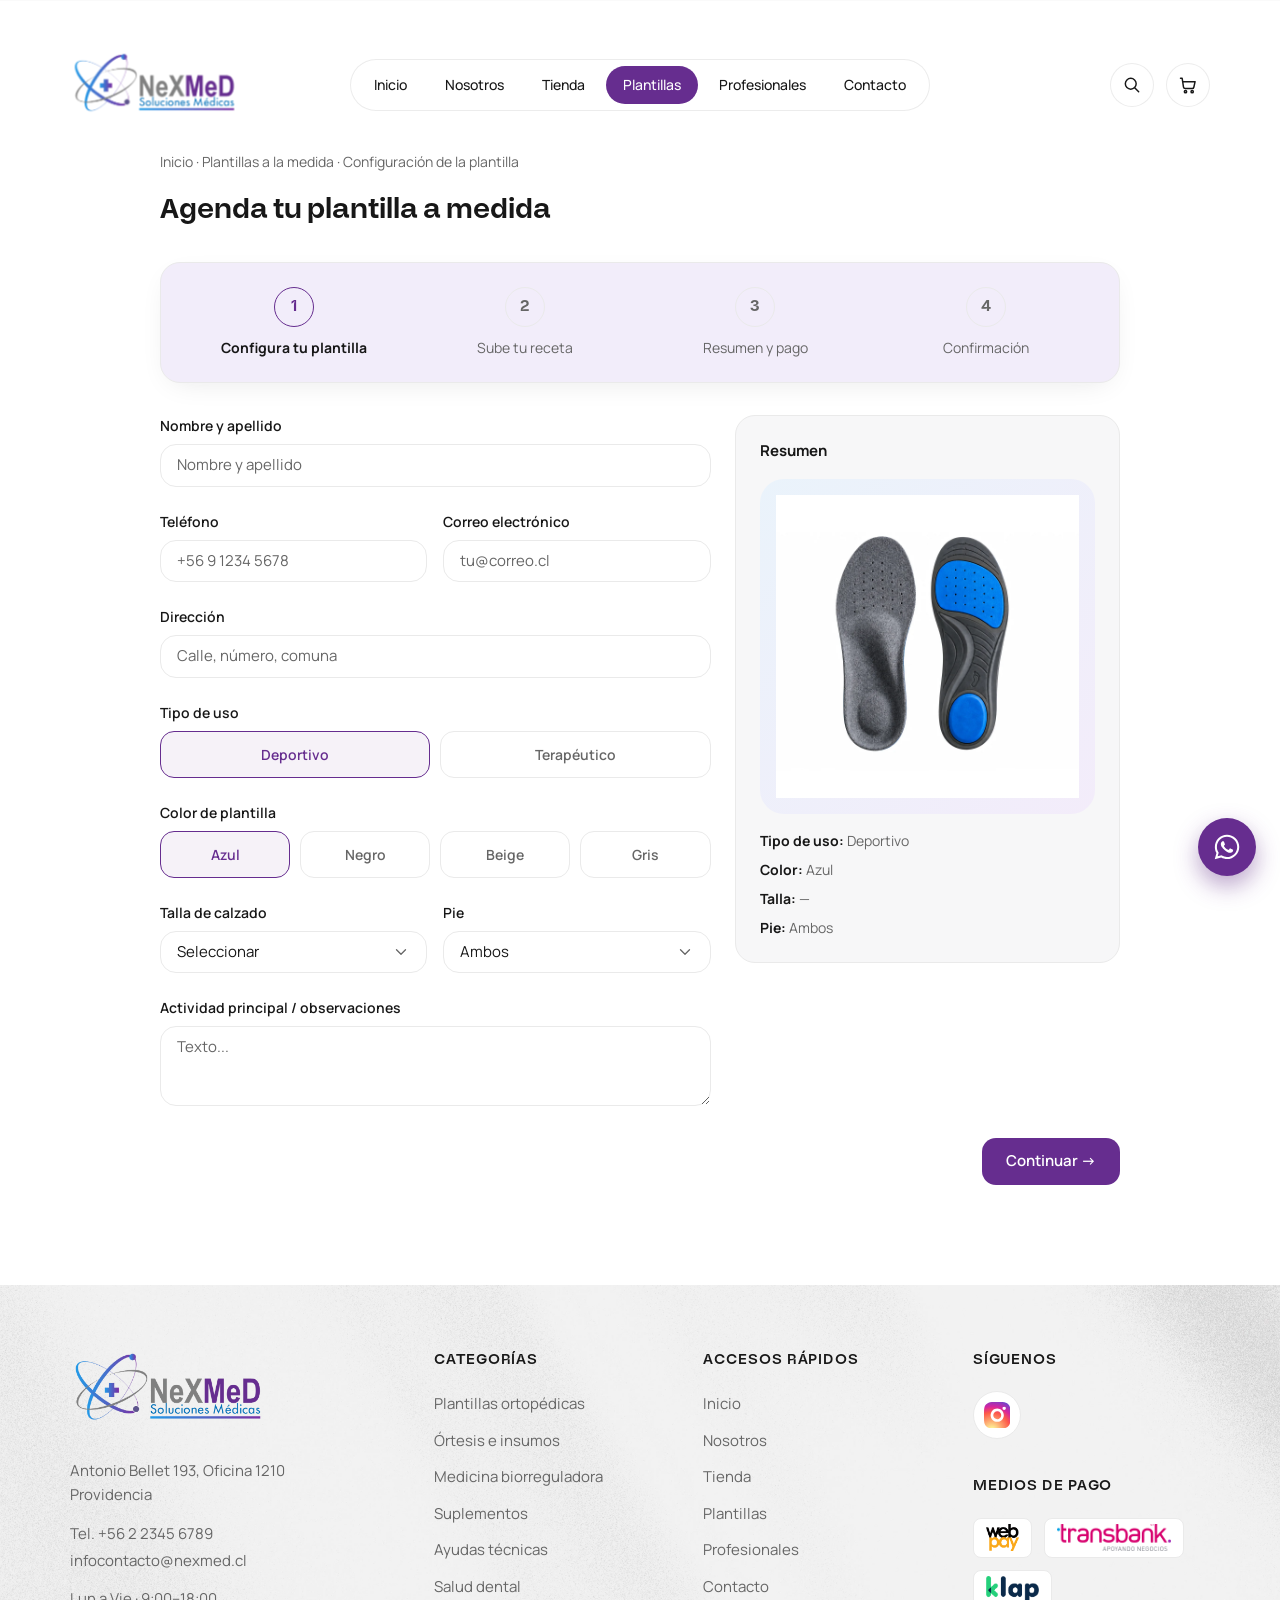
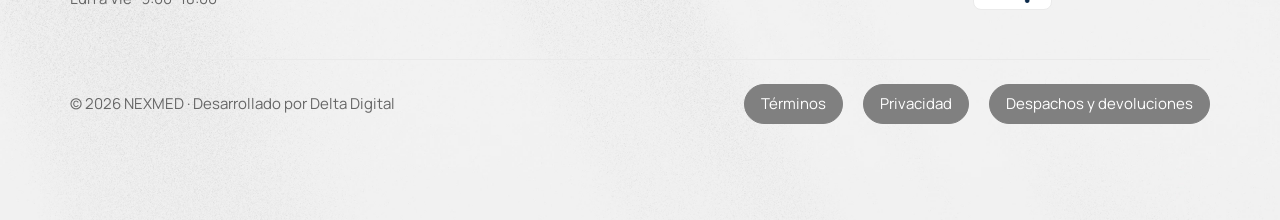
<file: agendar-plantilla.html>
<!doctype html>
<html lang="es">
  <head>
    <meta charset="UTF-8" />
    <meta name="viewport" content="width=device-width, initial-scale=1" />
    <title>Agendar Plantilla a Medida — NEXMED</title>
    <meta
      name="description"
      content="Configura, agenda y paga tu plantilla ortopédica a medida en 4 pasos."
    />
    <link rel="preconnect" href="https://fonts.googleapis.com" />
    <link rel="preconnect" href="https://fonts.gstatic.com" crossorigin />
    <link
      href="https://fonts.googleapis.com/css2?family=Manrope:wght@400;500;600;700;800&display=swap"
      rel="stylesheet"
    />
    <link rel="stylesheet" href="assets/css/styles.css" />
  </head>
  <!--
    Flujo de compra de plantilla a medida, sin backend real (como el resto de
    los formularios del sitio): datos → receta → resumen y pago →
    confirmación. La carga de receta, el "pago" y los correos son
    presentacionales. La entrega la coordina NEXMED directamente con el
    paciente (sin calendario en la compra). Quien no tiene receta puede
    agendar una evaluación profesional con el calendario de
    evaluacion-calendario.js: rama aparte que termina en su propia
    confirmación, sin pago. Disponibilidad provisoria hasta integrar Reservo.
    Precio: $70.000 IVA incluido (real de OP2026-EM); el desglose neto/IVA
    se calcula en agendar-plantilla.js.
  -->
  <body data-page="plantillas">
    <a
      href="#main-content"
      class="sr-only focus:not-sr-only focus:absolute focus:left-4 focus:top-4 focus:z-[60] focus:rounded-btn focus:bg-brand-purple focus:px-4 focus:py-2 focus:text-white"
    >
      Saltar al contenido
    </a>

    <div id="header-sentinel" class="h-px" aria-hidden="true"></div>
    <header id="site-header" class="fixed inset-x-0 top-0 z-50">
      <div
        class="header-row relative grid w-full grid-cols-[1fr_auto] items-center gap-4 px-4 py-4 md:px-5 md:py-5 lg:grid-cols-[1fr_auto_1fr] lg:px-[70px] lg:pt-[50px] lg:pb-6"
      >
        <a
          href="index.html"
          class="relative block h-[42px] w-auto md:h-[48px] shrink-0 justify-self-start transition-opacity duration-300 hover:opacity-80 lg:h-[69px]"
          aria-label="NEXMED, ir al inicio"
        >
          <img
            src="assets/images/nexmed-logo.webp"
            alt="NEXMED Soluciones Médicas"
            width="3508"
            height="1430"
            class="block h-[42px] w-auto md:h-[48px] lg:h-[69px]"
          />
        </a>

        <nav aria-label="Navegación principal" class="hidden justify-self-center lg:block">
          <ul id="primary-nav-list" class="header-nav-pill flex items-center gap-1 rounded-full p-1.5"></ul>
        </nav>

        <div class="flex items-center justify-self-end gap-2 md:gap-3">
          <button
            type="button"
            id="search-toggle-button"
            aria-expanded="false"
            aria-controls="search-panel"
            aria-label="Buscar"
            class="header-icon-pill flex h-11 w-11 shrink-0 items-center justify-center rounded-full"
          >
            <svg viewBox="0 0 24 24" fill="none" stroke="currentColor" stroke-width="1.75" stroke-linecap="round" stroke-linejoin="round" aria-hidden="true" class="h-5 w-5">
              <circle cx="10.5" cy="10.5" r="6.5" />
              <path d="M20 20l-4.8-4.8" />
            </svg>
          </button>

          <a
            href="carrito.html"
            id="header-cart-button"
            aria-label="Carrito, vacío"
            class="header-icon-pill relative flex h-11 w-11 shrink-0 items-center justify-center rounded-full"
          >
            <svg viewBox="0 0 24 24" fill="none" stroke="currentColor" stroke-width="1.75" stroke-linecap="round" stroke-linejoin="round" aria-hidden="true" class="h-5 w-5">
              <path d="M3 4h2l1.6 10.6a2 2 0 0 0 2 1.7h8.4a2 2 0 0 0 2-1.6L20.5 8H6" />
              <circle cx="9" cy="20" r="1.4" />
              <circle cx="17" cy="20" r="1.4" />
            </svg>
            <span id="header-cart-badge" class="header-cart-badge" hidden>0</span>
          </a>

          <button
            type="button"
            id="mobile-menu-button"
            aria-expanded="false"
            aria-controls="mobile-menu"
            aria-haspopup="dialog"
            aria-label="Abrir menú"
            class="header-icon-pill flex h-11 w-11 shrink-0 items-center justify-center rounded-full lg:hidden"
          >
            <svg id="icon-menu" viewBox="0 0 24 24" fill="none" stroke="currentColor" stroke-width="1.75" stroke-linecap="round" stroke-linejoin="round" aria-hidden="true" class="h-5 w-5">
              <path d="M4 7h16" />
              <path d="M4 12h16" />
              <path d="M4 17h16" />
            </svg>
          </button>
        </div>
      </div>
    </header>

    <div id="search-overlay" hidden aria-hidden="true"></div>

    <div id="search-panel" role="search" hidden class="search-panel">
      <form class="search-panel__input-row" onsubmit="event.preventDefault()">
        <svg viewBox="0 0 24 24" fill="none" stroke="currentColor" stroke-width="1.75" stroke-linecap="round" stroke-linejoin="round" aria-hidden="true" class="h-5 w-5 shrink-0 text-ink-secondary">
          <circle cx="10.5" cy="10.5" r="6.5" />
          <path d="M20 20l-4.8-4.8" />
        </svg>
        <label for="header-search-input" class="sr-only">Buscar productos, marcas, categorías</label>
        <input
          id="header-search-input"
          type="search"
          name="q"
          placeholder="Buscar productos, marcas, categorías..."
          autocomplete="off"
          class="search-panel__input"
        />
        <button type="button" id="search-clear-button" aria-label="Limpiar búsqueda" class="search-panel__clear" hidden>
          <svg viewBox="0 0 24 24" fill="none" stroke="currentColor" stroke-width="1.75" stroke-linecap="round" stroke-linejoin="round" aria-hidden="true" class="h-4 w-4">
            <path d="M6 6l12 12M18 6L6 18" />
          </svg>
        </button>
      </form>

      <a href="tienda.html" class="search-panel__see-all">Ver todos los resultados</a>

      <div id="search-results" class="search-panel__results">
        <p class="search-panel__empty">Escribe para buscar en nuestro catálogo.</p>
      </div>
    </div>

    <div id="cart-drawer-overlay" hidden></div>
    <aside id="cart-drawer" class="cart-drawer" hidden aria-hidden="true" aria-label="Carrito de compras">
      <div class="cart-drawer__header">
        <h2 class="cart-drawer__title">Carrito de compras</h2>
        <button type="button" id="cart-drawer-close" class="cart-drawer__close" aria-label="Cerrar carrito">
          <svg viewBox="0 0 24 24" fill="none" stroke="currentColor" stroke-width="1.75" stroke-linecap="round" stroke-linejoin="round" aria-hidden="true" class="h-5 w-5">
            <path d="M6 6l12 12M18 6L6 18" />
          </svg>
        </button>
      </div>
      <div id="cart-drawer-body" class="cart-drawer__body"></div>
      <div id="cart-drawer-footer" class="cart-drawer__footer" hidden>
        <div class="cart-drawer__subtotal-row">
          <span>Subtotal</span>
          <span id="cart-drawer-subtotal"></span>
        </div>
        <p class="cart-drawer__shipping-note">Envío: se calcula en el checkout según tu dirección.</p>
        <div class="cart-drawer__actions">
          <a href="carrito.html" class="cart-drawer__view-cart">Ver carrito</a>
          <a href="checkout.html" class="cart-drawer__checkout">Iniciar compra</a>
        </div>
      </div>
    </aside>

    <main id="main-content">
      <section class="bg-surface px-4 pt-[116px] md:pt-[130px] lg:pt-[150px] pb-[100px] md:px-5 lg:px-[70px]">
        <div class="mx-auto max-w-[960px]">
          <nav class="shop-breadcrumb" aria-label="Ruta de navegación">
            <a href="index.html">Inicio</a> ·
            <a href="plantillas.html">Plantillas a la medida</a> ·
            <span id="agendar-step-label">Configuración de la plantilla</span>
          </nav>

          <h1 class="mt-4 font-display text-[24px] font-semibold text-ink-primary lg:text-[28px]">
            Agenda tu plantilla a medida
          </h1>

          <div id="agendar-stepper" class="stepper mt-8">
            <div class="stepper-step" data-step="1">
              <span class="stepper-step__circle">1</span>
              <p class="stepper-step__label">Configura tu plantilla</p>
            </div>
            <div class="stepper-step" data-step="2">
              <span class="stepper-step__circle">2</span>
              <p class="stepper-step__label">Sube tu receta</p>
            </div>
            <div class="stepper-step" data-step="3">
              <span class="stepper-step__circle">3</span>
              <p class="stepper-step__label">Resumen y pago</p>
            </div>
            <div class="stepper-step" data-step="4">
              <span class="stepper-step__circle">4</span>
              <p class="stepper-step__label">Confirmación</p>
            </div>
          </div>

          <!-- Paso 1 -->
          <div class="step-panel" data-step-panel="1">
            <div class="step-panel__main">
              <div class="step-field">
                <label for="agendar-nombre">Nombre y apellido</label>
                <input id="agendar-nombre" type="text" placeholder="Nombre y apellido" class="contact-input" />
              </div>

              <div class="grid gap-4 sm:grid-cols-2">
                <div class="step-field">
                  <label for="agendar-telefono">Teléfono</label>
                  <input id="agendar-telefono" type="tel" placeholder="+56 9 1234 5678" class="contact-input" />
                </div>
                <div class="step-field">
                  <label for="agendar-correo">Correo electrónico</label>
                  <input id="agendar-correo" type="email" placeholder="tu@correo.cl" class="contact-input" />
                </div>
              </div>

              <div class="step-field">
                <label for="agendar-direccion">Dirección</label>
                <input id="agendar-direccion" type="text" placeholder="Calle, número, comuna" class="contact-input" />
              </div>

              <div class="step-field">
                <label>Tipo de uso</label>
                <div class="option-pill-row" data-field="tipo-uso">
                  <button type="button" class="option-pill is-selected" data-value="Deportivo">Deportivo</button>
                  <button type="button" class="option-pill" data-value="Terapéutico">Terapéutico</button>
                </div>
              </div>

              <div class="step-field">
                <label>Color de plantilla</label>
                <div class="option-pill-row" data-field="color">
                  <button type="button" class="option-pill is-selected" data-value="Azul">Azul</button>
                  <button type="button" class="option-pill" data-value="Negro">Negro</button>
                  <button type="button" class="option-pill" data-value="Beige">Beige</button>
                  <button type="button" class="option-pill" data-value="Gris">Gris</button>
                </div>
              </div>

              <div class="grid gap-4 sm:grid-cols-2">
                <div class="step-field">
                  <label for="talla-select">Talla de calzado</label>
                  <select id="talla-select" class="contact-select">
                    <option value="">Seleccionar</option>
                    <option>35</option>
                    <option>36</option>
                    <option>37</option>
                    <option>38</option>
                    <option>39</option>
                    <option>40</option>
                    <option>41</option>
                    <option>42</option>
                    <option>43</option>
                    <option>44</option>
                    <option>45</option>
                    <option>46</option>
                  </select>
                </div>
                <div class="step-field">
                  <label for="pie-select">Pie</label>
                  <select id="pie-select" class="contact-select">
                    <option>Ambos</option>
                    <option>Izquierdo</option>
                    <option>Derecho</option>
                  </select>
                </div>
              </div>

              <div class="step-field">
                <label for="observaciones">Actividad principal / observaciones</label>
                <textarea id="observaciones" class="contact-textarea" placeholder="Texto..."></textarea>
              </div>
            </div>

            <aside class="step-summary">
              <p class="step-summary__heading">Resumen</p>
              <div class="step-summary__media">
                <img
                  src="assets/images/productos/plantilla-ortopedica.webp"
                  alt="Plantillas a la medida"
                  loading="lazy"
                  onerror="this.style.display='none'"
                />
              </div>
              <div class="step-summary__list">
                <p><strong>Tipo de uso:</strong> <span id="summary-tipo">Deportivo</span></p>
                <p><strong>Color:</strong> <span id="summary-color">Azul</span></p>
                <p><strong>Talla:</strong> <span id="summary-talla">—</span></p>
                <p><strong>Pie:</strong> <span id="summary-pie">Ambos</span></p>
              </div>
            </aside>
          </div>

          <!-- Paso 2 -->
          <div class="step-panel" data-step-panel="2" hidden>
            <div class="step-panel__main">
              <label class="pro-upload" for="receta-file">
                <span class="pro-upload__icon" aria-hidden="true">
                  <svg viewBox="0 0 24 24" fill="none" stroke="currentColor" stroke-width="1.75" stroke-linecap="round" stroke-linejoin="round" class="h-5 w-5">
                    <path d="M12 16V4M12 4l-4 4M12 4l4 4" />
                    <path d="M4 16v2a2 2 0 0 0 2 2h12a2 2 0 0 0 2-2v-2" />
                  </svg>
                </span>
                <span class="pro-upload__text">Arrastra tu receta aquí o adjunta un archivo</span>
                <span class="pro-upload__text" style="font-size: 12px">Formatos: PDF, JPG o PNG · máx. 10MB</span>
                <span class="pdp-actions__primary" style="flex: none; margin-top: 8px; padding: 10px 22px; pointer-events: none;">
                  Seleccionar archivo
                </span>
                <input id="receta-file" type="file" accept=".pdf,.jpg,.jpeg,.png" />
              </label>

              <div id="receta-file-row" class="file-row" hidden>
                <span class="file-row__name" id="receta-file-name"></span>
                <span class="file-row__status">✓ cargado</span>
                <button type="button" id="receta-file-remove" class="file-row__remove" aria-label="Quitar archivo">✕</button>
              </div>

              <p id="receta-warning" hidden class="text-sm text-[#d92d20]">
                Adjunta tu receta para continuar. Si no la tienes, escríbenos por WhatsApp o agenda una evaluación.
              </p>
            </div>

            <aside class="step-summary">
              <p class="step-summary__heading">¿No tienes receta?</p>
              <p class="mt-2 text-sm text-ink-secondary">
                Escríbenos y te derivamos con un médico o traumatólogo para obtenerla.
              </p>
              <a
                href="https://wa.me/56223456789?text=Hola%20NEXMED%2C%20quiero%20una%20plantilla%20a%20medida%20pero%20no%20tengo%20receta%20m%C3%A9dica.%20%C2%BFMe%20pueden%20derivar%20con%20un%20m%C3%A9dico%20o%20traumat%C3%B3logo%3F"
                target="_blank"
                rel="noopener noreferrer"
                class="agendar-whatsapp mt-4"
              >
                <svg viewBox="0 0 24 24" fill="currentColor" aria-hidden="true" class="h-5 w-5">
                  <path d="M12.04 2C6.58 2 2.13 6.45 2.13 11.91c0 1.75.46 3.45 1.32 4.95L2.05 22l5.25-1.38a9.9 9.9 0 0 0 4.74 1.21c5.46 0 9.91-4.45 9.91-9.91S17.5 2 12.04 2Zm5.8 14.03c-.24.68-1.42 1.3-1.95 1.34-.5.05-.97.23-3.28-.68-2.78-1.1-4.54-3.95-4.68-4.13-.13-.18-1.1-1.47-1.1-2.8 0-1.33.7-1.99.95-2.26.24-.27.53-.34.71-.34l.51.01c.16 0 .38-.06.6.46.23.54.77 1.87.84 2 .07.14.11.3.02.48-.09.18-.13.29-.27.45l-.4.47c-.13.13-.27.28-.12.55.16.27.7 1.15 1.5 1.86 1.03.92 1.9 1.2 2.17 1.34.27.13.43.11.59-.07.16-.18.68-.79.86-1.06.18-.27.36-.23.6-.14.25.09 1.57.74 1.84.88.27.13.45.2.52.31.07.11.07.66-.17 1.33Z" />
                </svg>
                Contactar por WhatsApp
                <span class="sr-only">(se abre en una pestaña nueva)</span>
              </a>

              <div class="agendar-evaluacion">
                <p class="text-sm font-semibold text-ink-primary">Evaluación profesional</p>
                <p class="mt-1 text-sm text-ink-secondary">
                  Podemos agendar una evaluación profesional antes de fabricar tu plantilla.
                </p>
                <button type="button" class="pdp-actions__secondary mt-3 w-full" data-goto="evaluacion">
                  Agendar evaluación
                </button>
              </div>
            </aside>
          </div>

          <!-- Paso 3: resumen y pago -->
          <div class="step-panel" data-step-panel="3" hidden>
            <div class="step-panel__main">
              <div class="review-block">
                <p class="review-block__title">Tus datos</p>
                <dl class="review-list">
                  <div><dt>Nombre</dt><dd data-review="nombre">—</dd></div>
                  <div><dt>Teléfono</dt><dd data-review="telefono">—</dd></div>
                  <div><dt>Correo</dt><dd data-review="correo">—</dd></div>
                  <div><dt>Dirección</dt><dd data-review="direccion">—</dd></div>
                </dl>
              </div>
              <div class="review-block">
                <p class="review-block__title">Tu plantilla</p>
                <dl class="review-list">
                  <div><dt>Tipo de uso</dt><dd data-review="tipoUso">—</dd></div>
                  <div><dt>Color</dt><dd data-review="color">—</dd></div>
                  <div><dt>Talla</dt><dd data-review="talla">—</dd></div>
                  <div><dt>Pie</dt><dd data-review="pie">—</dd></div>
                  <div><dt>Observaciones</dt><dd data-review="observaciones">—</dd></div>
                </dl>
              </div>
              <div class="review-block">
                <p class="review-block__title">Receta médica</p>
                <p class="review-file"><svg viewBox="0 0 24 24" fill="none" stroke="currentColor" stroke-width="1.75" stroke-linecap="round" stroke-linejoin="round" aria-hidden="true" class="h-4 w-4"><path d="M20 6L9 17l-5-5" /></svg> <span data-review="receta">—</span></p>
              </div>
              <button type="button" class="review-edit" data-goto="1">Editar datos</button>
            </div>

            <aside class="step-summary">
              <p class="step-summary__heading">Resumen de pago</p>
              <div class="mt-4" data-price-breakdown></div>
              <button
                type="button"
                id="pagar-btn"
                class="agendar-actions__next mt-5 w-full justify-center"
              >
                Pagar con WebPay
              </button>
              <p class="step-summary__note">Pago seguro · WebPay / tarjetas</p>
            </aside>
          </div>

          <!-- Paso 4: confirmación -->
          <div data-step-panel="4" hidden>
            <div class="confirmation">
              <span class="confirmation__icon" aria-hidden="true">
                <svg viewBox="0 0 24 24" fill="none" stroke="currentColor" stroke-width="2" stroke-linecap="round" stroke-linejoin="round" class="h-8 w-8"><path d="M20 6L9 17l-5-5" /></svg>
              </span>
              <h2 class="confirmation__title">¡Solicitud recibida!</h2>
              <p class="confirmation__order">
                N.º de pedido <strong>#NX-00000</strong> · enviamos la confirmación a tu correo y al equipo NEXMED
              </p>

              <div class="confirmation__receipt">
                <p class="confirmation__steps-heading">Detalle del pago</p>
                <div class="mt-3" data-price-breakdown></div>
              </div>

              <div class="confirmation__steps">
                <p class="confirmation__steps-heading">Próximos pasos</p>
                <ul class="confirmation__steps-list">
                  <li>NEXMED revisa tu receta</li>
                  <li>Fabricación de tu plantilla</li>
                  <li>Te contactamos para coordinar la entrega</li>
                </ul>
              </div>

              <div class="confirmation__actions">
                <a href="index.html" class="pdp-actions__secondary">Volver al inicio</a>
              </div>
            </div>
          </div>

          <!--
            Rama "sin receta": agendar evaluación profesional. No forma parte
            de la compra (el stepper se oculta) y termina en su propia
            confirmación. La grilla y los horarios los pinta
            evaluacion-calendario.js.
          -->
          <div class="step-panel" data-step-panel="evaluacion" hidden>
            <div class="step-panel__main">
              <div>
                <h2 class="font-display text-[20px] font-semibold text-ink-primary">Agendar evaluación profesional</h2>
                <p class="mt-1 text-sm text-ink-secondary">Elige un día y un horario disponible.</p>
              </div>

              <div id="evaluacion-calendario" class="cal">
                <div class="cal__header">
                  <button type="button" class="cal__nav" data-cal-prev aria-label="Mes anterior">
                    <svg viewBox="0 0 24 24" fill="none" stroke="currentColor" stroke-width="2" stroke-linecap="round" stroke-linejoin="round" aria-hidden="true" class="h-4 w-4"><path d="M15 18l-6-6 6-6" /></svg>
                  </button>
                  <p class="cal__month" data-cal-month aria-live="polite"></p>
                  <button type="button" class="cal__nav" data-cal-next aria-label="Mes siguiente">
                    <svg viewBox="0 0 24 24" fill="none" stroke="currentColor" stroke-width="2" stroke-linecap="round" stroke-linejoin="round" aria-hidden="true" class="h-4 w-4"><path d="M9 18l6-6-6-6" /></svg>
                  </button>
                </div>
                <div class="cal__weekdays" aria-hidden="true">
                  <span>L</span><span>M</span><span>M</span><span>J</span><span>V</span><span>S</span><span>D</span>
                </div>
                <div class="cal__grid" data-cal-grid role="group" aria-label="Días del mes"></div>

                <div class="cal__slots-block">
                  <p id="evaluacion-slots-label" class="cal__slots-label">Horarios disponibles</p>
                  <p class="cal__slots-hint" data-cal-slots-hint>Elige un día para ver los horarios.</p>
                  <div class="cal__slots" data-cal-slots role="group" aria-labelledby="evaluacion-slots-label"></div>
                </div>
              </div>
            </div>

            <aside class="step-summary">
              <p class="step-summary__heading">Tu evaluación</p>
              <div class="step-summary__list">
                <p><strong>Día:</strong> <span id="evaluacion-dia">—</span></p>
                <p><strong>Hora:</strong> <span id="evaluacion-hora">—</span></p>
                <p><strong>Nombre:</strong> <span id="evaluacion-nombre">—</span></p>
                <p><strong>Contacto:</strong> <span id="evaluacion-contacto">—</span></p>
              </div>
              <button
                type="button"
                id="evaluacion-confirmar"
                class="agendar-actions__next mt-5 w-full justify-center"
                disabled
              >
                Confirmar evaluación
              </button>
              <p id="evaluacion-warning" class="mt-3 text-sm text-[#d92d20]" hidden>
                Completa tu nombre y un teléfono o correo para agendar.
                <button type="button" class="review-edit" style="margin-top: 0" data-goto="1">Completar datos</button>
              </p>
            </aside>

            <!-- Tras el resumen en móvil; bajo el calendario en desktop (col. 1 de la grilla). -->
            <button type="button" class="agendar-actions__back self-start justify-self-start" data-goto="2">← Volver</button>
          </div>

          <!-- Confirmación de la evaluación -->
          <div data-step-panel="evaluacion-ok" hidden>
            <div class="confirmation">
              <span class="confirmation__icon" aria-hidden="true">
                <svg viewBox="0 0 24 24" fill="none" stroke="currentColor" stroke-width="2" stroke-linecap="round" stroke-linejoin="round" class="h-8 w-8"><path d="M20 6L9 17l-5-5" /></svg>
              </span>
              <h2 class="confirmation__title">¡Evaluación agendada!</h2>
              <p class="confirmation__order">Enviamos la confirmación a tu correo y al equipo NEXMED</p>

              <div class="confirmation__receipt">
                <p class="confirmation__steps-heading">Detalle de la cita</p>
                <div class="mt-3">
                  <div class="step-summary__row"><span>Día</span><span id="evaluacion-ok-dia">—</span></div>
                  <div class="step-summary__row"><span>Hora</span><span id="evaluacion-ok-hora">—</span></div>
                  <div class="step-summary__row"><span>Nombre</span><span id="evaluacion-ok-nombre">—</span></div>
                </div>
              </div>

              <div class="confirmation__actions">
                <a href="index.html" class="pdp-actions__secondary">Volver al inicio</a>
              </div>
            </div>
          </div>

          <div id="agendar-actions" class="agendar-actions">
            <button type="button" id="btn-back" class="agendar-actions__back">← Volver</button>
            <button type="button" id="btn-next" class="agendar-actions__next">Continuar →</button>
          </div>
        </div>
      </section>
    </main>

    <footer id="site-footer" class="px-4 pt-16 pb-8 md:px-5 lg:px-[70px]">
      <div class="pointer-events-none absolute inset-0" aria-hidden="true">
        <img src="assets/images/Footer/footer-background.webp" alt="" class="h-full w-full object-cover" />
      </div>
      <div data-reveal class="footer-grid relative grid grid-cols-2 gap-x-6 gap-y-10 border-b border-border pb-12 lg:grid-cols-[1.4fr_1fr_1fr_1fr] lg:gap-x-8 lg:gap-y-12">
        <div>
          <a href="index.html" class="inline-flex" aria-label="NEXMED, ir al inicio">
            <img src="assets/images/nexmed-logo.webp" alt="NEXMED Soluciones Médicas" class="h-20 w-auto" />
          </a>
          <address class="mt-6 text-[15px] not-italic leading-relaxed text-ink-secondary">
            Antonio Bellet 193, Oficina 1210<br />
            Providencia
          </address>
          <p class="mt-4 text-[15px] text-ink-secondary">
            <a href="tel:+56223456789" class="transition-colors duration-300 hover:text-brand-blue">Tel. +56 2 2345 6789</a>
          </p>
          <p class="mt-1 text-[15px] text-ink-secondary">
            <a href="mailto:infocontacto@nexmed.cl" class="transition-colors duration-300 hover:text-brand-blue">infocontacto@nexmed.cl</a>
          </p>
          <p class="mt-4 text-[15px] text-ink-secondary">Lun a Vie · 9:00–18:00</p>
        </div>

        <nav aria-label="Categorías">
          <h3 class="footer-heading">Categorías</h3>
          <ul class="mt-5 flex flex-col gap-3">
            <li><a href="tienda.html#plantillas" class="footer-link">Plantillas ortopédicas</a></li>
            <li><a href="tienda.html#ortesis" class="footer-link">Órtesis e insumos</a></li>
            <li><a href="tienda.html#biorreguladora" class="footer-link">Medicina biorreguladora</a></li>
            <li><a href="tienda.html#suplementos" class="footer-link">Suplementos</a></li>
            <li><a href="tienda.html?categoria=Ayudas%20T%C3%A9cnicas" class="footer-link">Ayudas técnicas</a></li>
            <li><a href="tienda.html?categoria=Salud%20Dental" class="footer-link">Salud dental</a></li>
          </ul>
        </nav>

        <nav aria-label="Accesos rápidos">
          <h3 class="footer-heading">Accesos rápidos</h3>
          <ul class="mt-5 flex flex-col gap-3">
            <li><a href="index.html" class="footer-link">Inicio</a></li>
            <li><a href="nosotros.html" class="footer-link">Nosotros</a></li>
            <li><a href="tienda.html" class="footer-link">Tienda</a></li>
            <li><a href="plantillas.html" class="footer-link">Plantillas</a></li>
            <li><a href="profesionales.html" class="footer-link">Profesionales</a></li>
            <li><a href="contacto.html" class="footer-link">Contacto</a></li>
          </ul>
        </nav>

        <div>
          <h3 class="footer-heading">Síguenos</h3>
          <div class="mt-5 flex items-center gap-3">
            <a
              href="https://www.instagram.com/nexmed_solucionesmedicas?igsh=MWo2Mmt6dW1jb3lvaQ%3D%3D"
              target="_blank"
              rel="noopener noreferrer"
              aria-label="Instagram"
              class="footer-social-slot"
            >
              <svg viewBox="0 0 500 500" class="h-[26.45px] w-[26.45px]" aria-hidden="true">
                <defs>
                  <radialGradient id="instagram-gradient" cx="30%" cy="107%" r="150%">
                    <stop offset="0%" stop-color="#fdf497" />
                    <stop offset="5%" stop-color="#fdf497" />
                    <stop offset="45%" stop-color="#fd5949" />
                    <stop offset="60%" stop-color="#d6249f" />
                    <stop offset="90%" stop-color="#285AEB" />
                  </radialGradient>
                </defs>
                <path d="M275.7 0C303.824 0.0749982 318.098 0.224995 330.423 0.574986L335.272 0.749981C340.872 0.949976 346.397 1.19997 353.071 1.49996C379.67 2.74993 397.819 6.94983 413.743 13.1247C430.242 19.4745 444.142 28.0743 458.041 41.949C470.758 54.442 480.595 69.5601 486.865 86.2479C493.039 102.173 497.239 120.322 498.489 146.946C498.789 153.596 499.039 159.121 499.239 164.746L499.389 169.596C499.764 181.896 499.914 196.17 499.964 224.295L499.989 242.944V275.693C500.05 293.928 499.858 312.163 499.414 330.392L499.264 335.242C499.064 340.867 498.814 346.392 498.514 353.041C497.264 379.666 493.014 397.79 486.865 413.74C480.595 430.428 470.758 445.546 458.041 458.039C445.548 470.756 430.431 480.593 413.743 486.863C397.819 493.038 379.67 497.238 353.071 498.488L335.272 499.238L330.423 499.388C318.098 499.738 303.824 499.913 275.7 499.963L257.051 499.988H224.328C206.085 500.052 187.843 499.861 169.606 499.413L164.756 499.263C158.821 499.038 152.888 498.78 146.957 498.488C120.358 497.238 102.209 493.038 86.2599 486.863C69.5815 480.59 54.4725 470.753 41.9871 458.039C29.2614 445.548 19.416 430.43 13.1386 413.74C6.96387 397.815 2.76408 379.666 1.51414 353.041L0.764181 335.242L0.63919 330.392C0.178364 312.163 -0.0299809 293.928 0.0142192 275.693V224.295C-0.0549747 206.06 0.128369 187.825 0.564193 169.596L0.739184 164.746C0.939174 159.121 1.18916 153.596 1.48915 146.946C2.73908 120.322 6.93887 102.198 13.1136 86.2479C19.4056 69.5533 29.2683 54.4346 42.0121 41.949C54.4903 29.238 69.5904 19.4014 86.2599 13.1247C102.209 6.94983 120.333 2.74993 146.957 1.49996C153.606 1.19997 159.156 0.949976 164.756 0.749981L169.606 0.599984C187.835 0.155814 206.069 -0.0358666 224.303 0.0249976L275.7 0ZM250.002 124.997C216.851 124.997 185.059 138.166 161.618 161.608C138.177 185.049 125.008 216.843 125.008 249.994C125.008 283.145 138.177 314.939 161.618 338.38C185.059 361.822 216.851 374.991 250.002 374.991C283.152 374.991 314.945 361.822 338.385 338.38C361.826 314.939 374.995 283.145 374.995 249.994C374.995 216.843 361.826 185.049 338.385 161.608C314.945 138.166 283.152 124.997 250.002 124.997ZM250.002 174.996C259.85 174.994 269.603 176.932 278.702 180.7C287.802 184.467 296.07 189.99 303.036 196.953C310.001 203.916 315.526 212.183 319.297 221.282C323.067 230.38 325.009 240.133 325.01 249.981C325.012 259.83 323.074 269.583 319.306 278.683C315.539 287.783 310.016 296.051 303.053 303.017C296.09 309.982 287.824 315.508 278.725 319.278C269.627 323.049 259.875 324.99 250.027 324.992C230.136 324.992 211.061 317.091 196.996 303.026C182.932 288.961 175.03 269.885 175.03 249.994C175.03 230.103 182.932 211.027 196.996 196.962C211.061 182.897 230.136 174.996 250.027 174.996M381.27 87.4979C372.982 87.4979 365.034 90.7902 359.174 96.6506C353.314 102.511 350.022 110.459 350.022 118.747C350.022 127.035 353.314 134.983 359.174 140.844C365.034 146.704 372.982 149.996 381.27 149.996C389.558 149.996 397.506 146.704 403.366 140.844C409.226 134.983 412.518 127.035 412.518 118.747C412.518 110.459 409.226 102.511 403.366 96.6506C397.506 90.7902 389.558 87.4979 381.27 87.4979Z" fill="url(#instagram-gradient)" />
              </svg>
            </a>
          </div>

          <h3 class="footer-heading mt-9">Medios de pago</h3>
          <div class="mt-5 flex flex-wrap items-center gap-3">
            <span class="footer-payment-slot">
              <img src="assets/images/Footer/Pagos/WebPay.png" alt="WebPay" />
            </span>
            <span class="footer-payment-slot">
              <img src="assets/images/Footer/Pagos/transbank.png" alt="Transbank" />
            </span>
            <span class="footer-payment-slot">
              <img src="assets/images/Footer/Pagos/KLAP.png" alt="KLAP" />
            </span>
          </div>
        </div>
      </div>

      <div class="relative flex flex-col gap-3 pt-6 text-[15px] text-ink-secondary sm:flex-row sm:items-center sm:justify-between">
        <p class="order-last sm:order-none">© 2026 NEXMED · <a href="https://deltadigital.cl" target="_blank" rel="noopener noreferrer" class="transition-colors duration-300 hover:text-brand-blue">Desarrollado por Delta Digital</a></p>
        <div class="footer-legal-links">
          <a href="terminos.html" class="footer-legal-link">Términos</a>
          <a href="privacidad.html" class="footer-legal-link">Privacidad</a>
          <a href="despachos.html" class="footer-legal-link">Despachos y devoluciones</a>
        </div>
      </div>
    </footer>

    <a
      href="https://wa.me/56223456789"
      target="_blank"
      rel="noopener noreferrer"
      aria-label="Escríbenos por WhatsApp"
      class="whatsapp-float"
    >
      <svg viewBox="0 0 448 512" fill="currentColor" aria-hidden="true">
        <path d="M380.9 97.1C339 55.1 283.2 32 223.9 32c-122.4 0-222 99.6-222 222 0 39.1 10.2 77.3 29.6 111L0 480l117.7-30.9c32.4 17.7 68.9 27 106.1 27h.1c122.3 0 224.1-99.6 224.1-222 0-59.3-25.2-115-67.1-157zm-157 341.6c-33.2 0-65.7-8.9-94-25.7l-6.7-4-69.8 18.3L72 359.2l-4.4-7c-18.5-29.4-28.2-63.3-28.2-98.2 0-101.7 82.8-184.5 184.6-184.5 49.3 0 95.6 19.2 130.4 54.1 34.8 34.9 56.2 81.2 56.1 130.5 0 101.8-84.9 184.6-186.6 184.6zm101.2-138.2c-5.5-2.8-32.8-16.2-37.9-18-5.1-1.9-8.8-2.8-12.5 2.8-3.7 5.6-14.3 18-17.6 21.8-3.2 3.7-6.5 4.2-12 1.4-32.6-16.3-54-29.1-75.5-66-5.7-9.8 5.7-9.1 16.3-30.3 1.8-3.7.9-6.9-.5-9.7-1.4-2.8-12.5-30.1-17.1-41.2-4.5-10.8-9.1-9.3-12.5-9.5-3.2-.2-6.9-.2-10.6-.2-3.7 0-9.7 1.4-14.8 6.9-5.1 5.6-19.4 19-19.4 46.3 0 27.3 19.9 53.7 22.6 57.4 2.8 3.7 39.1 59.7 94.8 83.8 35.2 15.2 49 16.5 66.6 13.9 10.7-1.6 32.8-13.4 37.4-26.4 4.6-13 4.6-24.1 3.2-26.4-1.3-2.5-5-3.9-10.5-6.6z" />
      </svg>
    </a>

    <script src="assets/js/products-data.js" defer></script>
    <script src="assets/js/cart.js" defer></script>
    <script src="assets/js/header.js" defer></script>
    <script src="assets/js/scroll-reveal.js" defer></script>
    <script src="assets/js/evaluacion-calendario.js" defer></script>
    <script src="assets/js/agendar-plantilla.js" defer></script>
  </body>
</html>
</file>
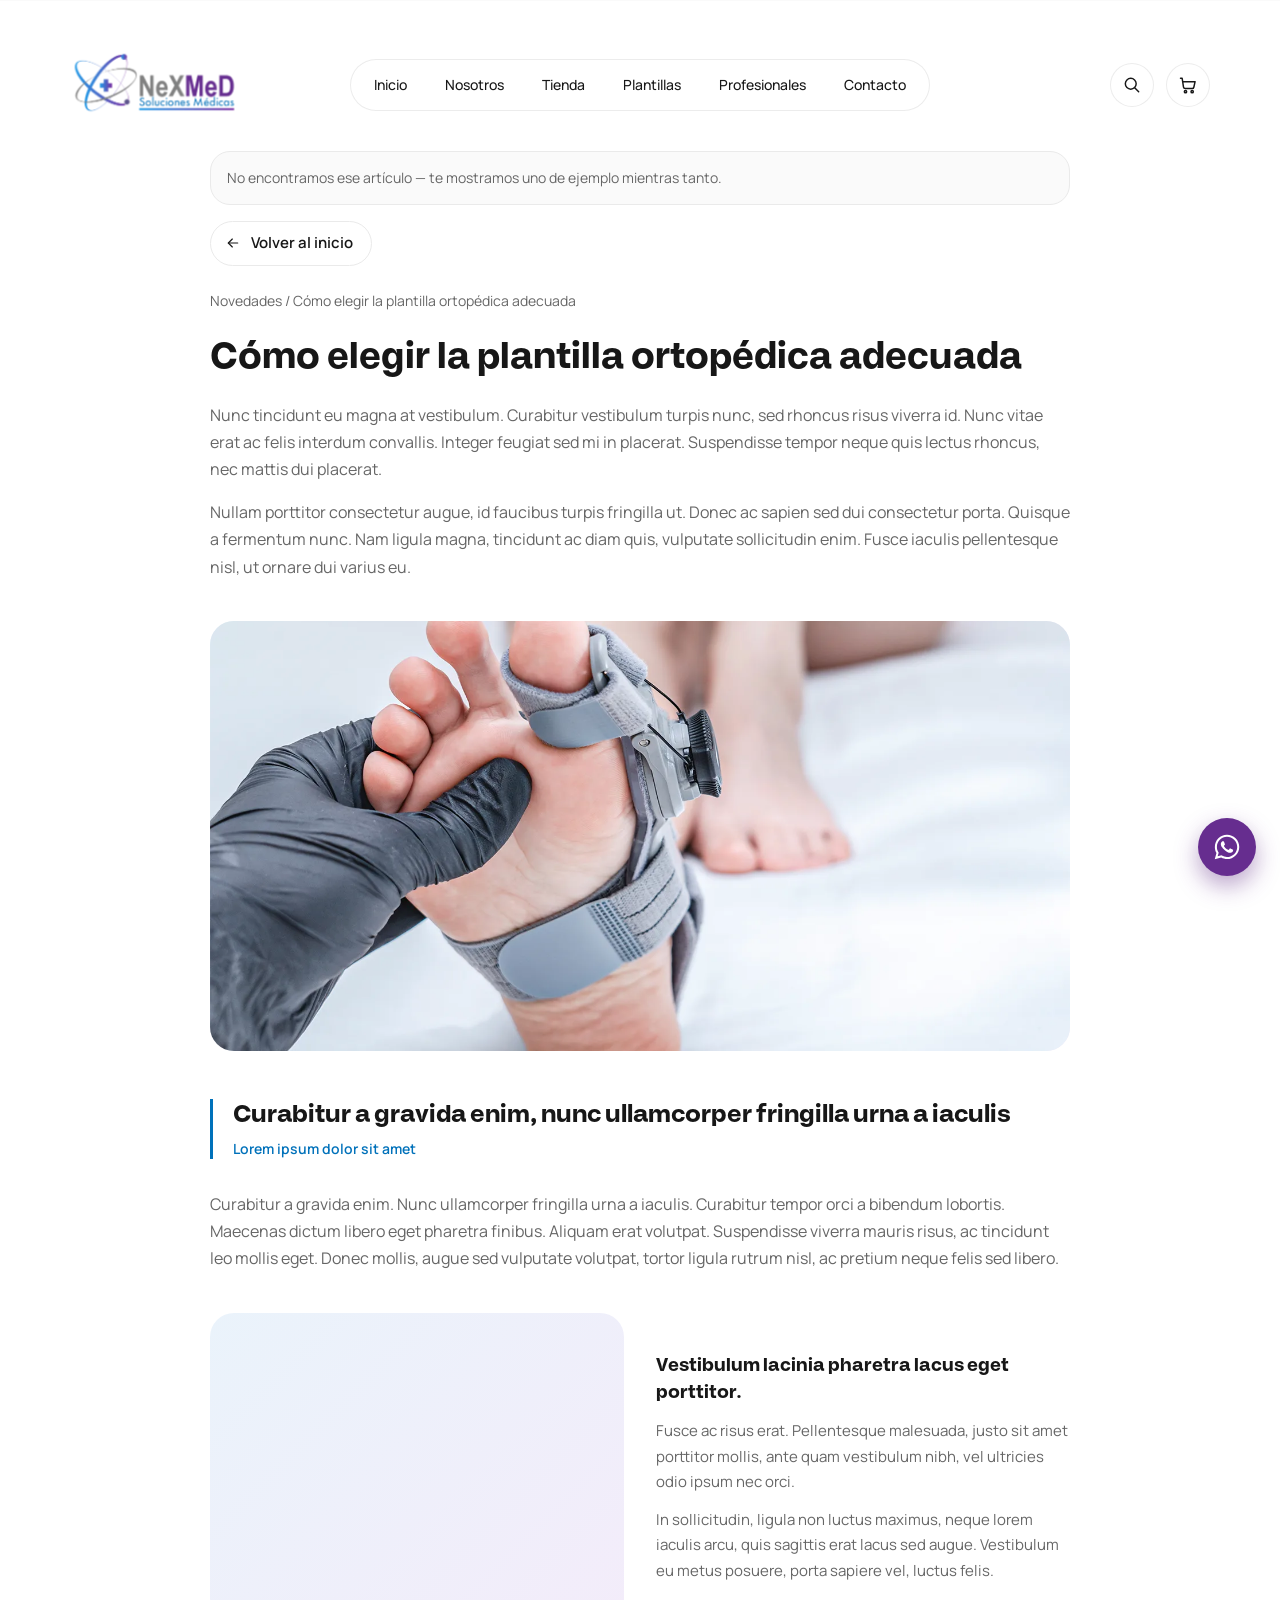
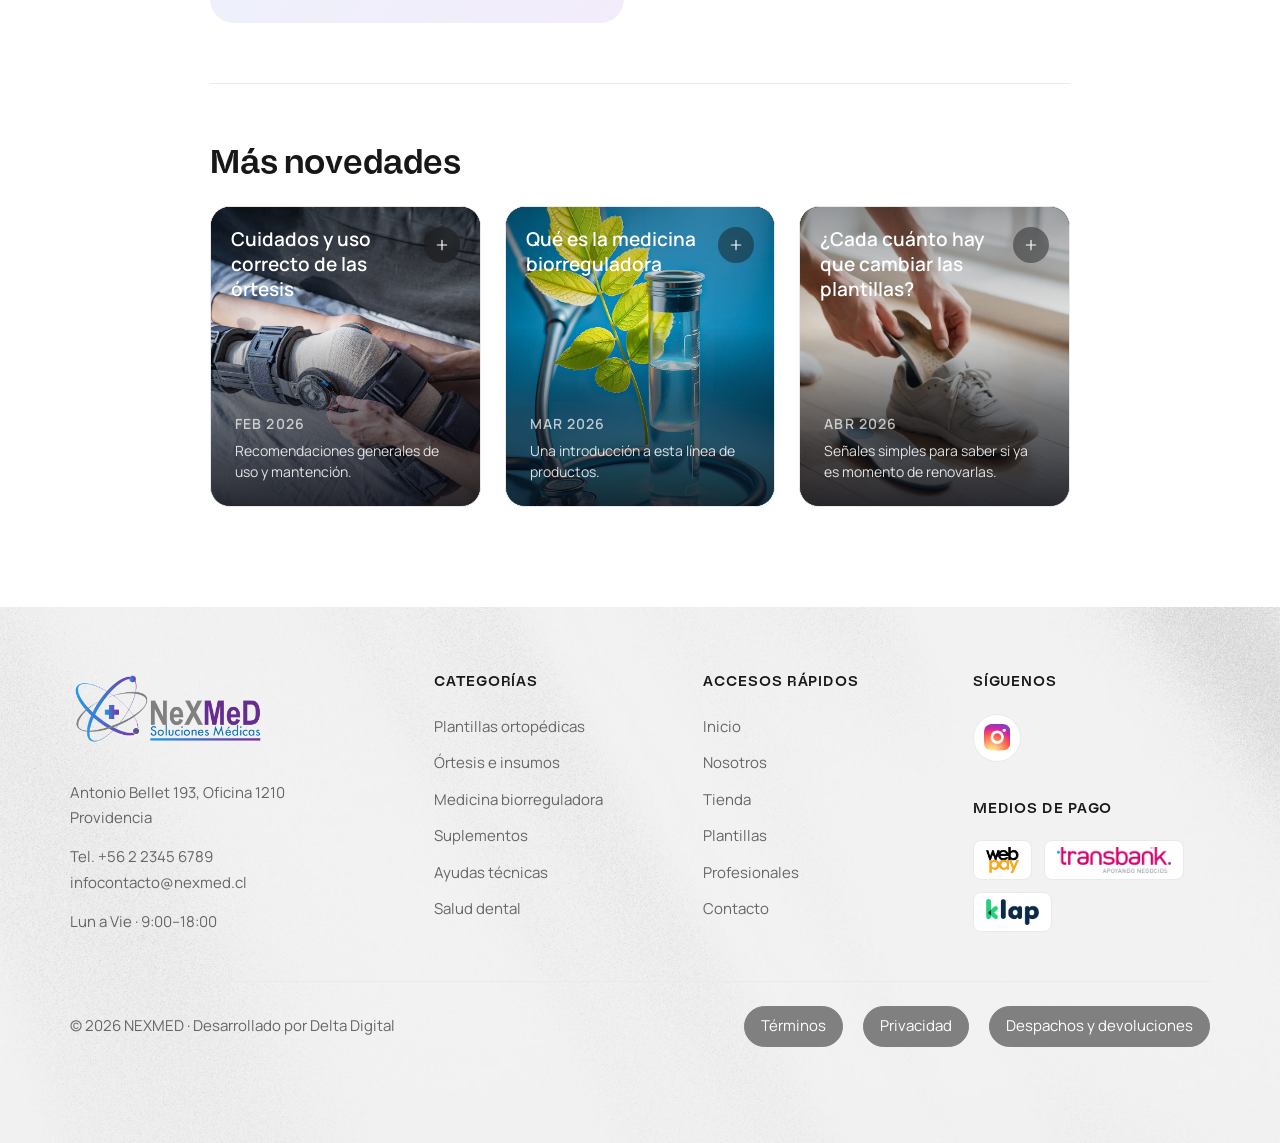
<file: articulo.html>
<!doctype html>
<html lang="es">
  <head>
    <meta charset="UTF-8" />
    <meta name="viewport" content="width=device-width, initial-scale=1" />
    <title>Artículo — NEXMED</title>
    <meta name="description" content="Novedades y artículos NEXMED sobre soluciones médicas, órtesis y bienestar." />
    <link rel="preconnect" href="https://fonts.googleapis.com" />
    <link rel="preconnect" href="https://fonts.gstatic.com" crossorigin />
    <link
      href="https://fonts.googleapis.com/css2?family=Manrope:wght@400;500;600;700;800&display=swap"
      rel="stylesheet"
    />
    <link rel="stylesheet" href="assets/css/styles.css" />
  </head>
  <!--
    Estructura de ficha de artículo a partir del wireframe del cliente.
    Título, imagen principal y "Artículos relacionados" son reales por
    artículo (ver assets/js/articles-data.js); el resto del cuerpo (párrafos,
    cita destacada, bloque secundario) es texto e imagen de relleno mientras
    se entrega el contenido final de cada artículo.
  -->
  <body data-page="novedades">
    <a
      href="#main-content"
      class="sr-only focus:not-sr-only focus:absolute focus:left-4 focus:top-4 focus:z-[60] focus:rounded-btn focus:bg-brand-purple focus:px-4 focus:py-2 focus:text-white"
    >
      Saltar al contenido
    </a>

    <div id="header-sentinel" class="h-px" aria-hidden="true"></div>
    <header id="site-header" class="fixed inset-x-0 top-0 z-50">
      <div
        class="header-row relative grid w-full grid-cols-[1fr_auto] items-center gap-4 px-4 py-4 md:px-5 md:py-5 lg:grid-cols-[1fr_auto_1fr] lg:px-[70px] lg:pt-[50px] lg:pb-6"
      >
        <a
          href="index.html"
          class="relative block h-[42px] w-auto md:h-[48px] shrink-0 justify-self-start transition-opacity duration-300 hover:opacity-80 lg:h-[69px]"
          aria-label="NEXMED, ir al inicio"
        >
          <img
            src="assets/images/nexmed-logo.webp"
            alt="NEXMED Soluciones Médicas"
            width="3508"
            height="1430"
            class="block h-[42px] w-auto md:h-[48px] lg:h-[69px]"
          />
        </a>

        <nav aria-label="Navegación principal" class="hidden justify-self-center lg:block">
          <ul id="primary-nav-list" class="header-nav-pill flex items-center gap-1 rounded-full p-1.5"></ul>
        </nav>

        <div class="flex items-center justify-self-end gap-2 md:gap-3">
          <button
            type="button"
            id="search-toggle-button"
            aria-expanded="false"
            aria-controls="search-panel"
            aria-label="Buscar"
            class="header-icon-pill flex h-11 w-11 shrink-0 items-center justify-center rounded-full"
          >
            <svg viewBox="0 0 24 24" fill="none" stroke="currentColor" stroke-width="1.75" stroke-linecap="round" stroke-linejoin="round" aria-hidden="true" class="h-5 w-5">
              <circle cx="10.5" cy="10.5" r="6.5" />
              <path d="M20 20l-4.8-4.8" />
            </svg>
          </button>

          <a
            href="carrito.html"
            id="header-cart-button"
            aria-label="Carrito, vacío"
            class="header-icon-pill relative flex h-11 w-11 shrink-0 items-center justify-center rounded-full"
          >
            <svg viewBox="0 0 24 24" fill="none" stroke="currentColor" stroke-width="1.75" stroke-linecap="round" stroke-linejoin="round" aria-hidden="true" class="h-5 w-5">
              <path d="M3 4h2l1.6 10.6a2 2 0 0 0 2 1.7h8.4a2 2 0 0 0 2-1.6L20.5 8H6" />
              <circle cx="9" cy="20" r="1.4" />
              <circle cx="17" cy="20" r="1.4" />
            </svg>
            <span id="header-cart-badge" class="header-cart-badge" hidden>0</span>
          </a>

          <button
            type="button"
            id="mobile-menu-button"
            aria-expanded="false"
            aria-controls="mobile-menu"
            aria-haspopup="dialog"
            aria-label="Abrir menú"
            class="header-icon-pill flex h-11 w-11 shrink-0 items-center justify-center rounded-full lg:hidden"
          >
            <svg id="icon-menu" viewBox="0 0 24 24" fill="none" stroke="currentColor" stroke-width="1.75" stroke-linecap="round" stroke-linejoin="round" aria-hidden="true" class="h-5 w-5">
              <path d="M4 7h16" />
              <path d="M4 12h16" />
              <path d="M4 17h16" />
            </svg>
          </button>
        </div>
      </div>
    </header>

    <div id="search-overlay" hidden aria-hidden="true"></div>

    <div id="search-panel" role="search" hidden class="search-panel">
      <form class="search-panel__input-row" onsubmit="event.preventDefault()">
        <svg viewBox="0 0 24 24" fill="none" stroke="currentColor" stroke-width="1.75" stroke-linecap="round" stroke-linejoin="round" aria-hidden="true" class="h-5 w-5 shrink-0 text-ink-secondary">
          <circle cx="10.5" cy="10.5" r="6.5" />
          <path d="M20 20l-4.8-4.8" />
        </svg>
        <label for="header-search-input" class="sr-only">Buscar productos, marcas, categorías</label>
        <input
          id="header-search-input"
          type="search"
          name="q"
          placeholder="Buscar productos, marcas, categorías..."
          autocomplete="off"
          class="search-panel__input"
        />
        <button type="button" id="search-clear-button" aria-label="Limpiar búsqueda" class="search-panel__clear" hidden>
          <svg viewBox="0 0 24 24" fill="none" stroke="currentColor" stroke-width="1.75" stroke-linecap="round" stroke-linejoin="round" aria-hidden="true" class="h-4 w-4">
            <path d="M6 6l12 12M18 6L6 18" />
          </svg>
        </button>
      </form>

      <a href="tienda.html" class="search-panel__see-all">Ver todos los resultados</a>

      <div id="search-results" class="search-panel__results">
        <p class="search-panel__empty">Escribe para buscar en nuestro catálogo.</p>
      </div>
    </div>

    <div id="cart-drawer-overlay" hidden></div>
    <aside id="cart-drawer" class="cart-drawer" hidden aria-hidden="true" aria-label="Carrito de compras">
      <div class="cart-drawer__header">
        <h2 class="cart-drawer__title">Carrito de compras</h2>
        <button type="button" id="cart-drawer-close" class="cart-drawer__close" aria-label="Cerrar carrito">
          <svg viewBox="0 0 24 24" fill="none" stroke="currentColor" stroke-width="1.75" stroke-linecap="round" stroke-linejoin="round" aria-hidden="true" class="h-5 w-5">
            <path d="M6 6l12 12M18 6L6 18" />
          </svg>
        </button>
      </div>
      <div id="cart-drawer-body" class="cart-drawer__body"></div>
      <div id="cart-drawer-footer" class="cart-drawer__footer" hidden>
        <div class="cart-drawer__subtotal-row">
          <span>Subtotal</span>
          <span id="cart-drawer-subtotal"></span>
        </div>
        <p class="cart-drawer__shipping-note">Envío: se calcula en el checkout según tu dirección.</p>
        <div class="cart-drawer__actions">
          <a href="carrito.html" class="cart-drawer__view-cart">Ver carrito</a>
          <a href="checkout.html" class="cart-drawer__checkout">Iniciar compra</a>
        </div>
      </div>
    </aside>

    <main id="main-content">
      <section class="bg-surface px-4 pt-[116px] md:pt-[130px] lg:pt-[150px] pb-[60px] md:px-5 lg:px-[70px]">
        <div class="articulo-content">
          <p id="articulo-not-found" hidden class="mb-4 rounded-card border border-border bg-background p-4 text-sm text-ink-secondary">
            No encontramos ese artículo — te mostramos uno de ejemplo mientras tanto.
          </p>

          <!-- Destino y texto según el tipo de artículo (articulo.js): Novedades → Home; Evidencia → Profesionales. -->
          <a id="articulo-volver" href="index.html#novedades" class="articulo-back">
            <svg viewBox="0 0 24 24" fill="none" stroke="currentColor" stroke-width="1.75" stroke-linecap="round" stroke-linejoin="round" aria-hidden="true" class="h-4 w-4">
              <path d="M19 12H5" />
              <path d="M11 18l-6-6 6-6" />
            </svg>
            <span id="articulo-volver-texto">Volver al inicio</span>
          </a>

          <nav class="shop-breadcrumb mt-6" aria-label="Ruta de navegación">
            <a id="articulo-breadcrumb-seccion" href="index.html#novedades">Novedades</a> /
            <span id="articulo-breadcrumb-titulo"></span>
          </nav>

          <h1 id="articulo-titulo" class="articulo-title mt-6"></h1>

          <!-- Solo artículos de Evidencia: especialidad, autor y estado de revisión. -->
          <div id="articulo-meta" class="articulo-meta mt-5" hidden></div>

          <!-- Cuerpo de Novedades (relleno hasta recibir el contenido del cliente). En Evidencia, articulo.js lo reemplaza por el cuerpo del artículo. -->
          <div id="articulo-cuerpo">
          <div class="articulo-body mt-6">
            <p>
              Nunc tincidunt eu magna at vestibulum. Curabitur vestibulum turpis nunc, sed rhoncus
              risus viverra id. Nunc vitae erat ac felis interdum convallis. Integer feugiat sed
              mi in placerat. Suspendisse tempor neque quis lectus rhoncus, nec mattis dui
              placerat.
            </p>
            <p>
              Nullam porttitor consectetur augue, id faucibus turpis fringilla ut. Donec ac sapien
              sed dui consectetur porta. Quisque a fermentum nunc. Nam ligula magna, tincidunt ac
              diam quis, vulputate sollicitudin enim. Fusce iaculis pellentesque nisl, ut ornare
              dui varius eu.
            </p>
          </div>

          <div id="articulo-imagen-principal" class="articulo-media mt-10"></div>

          <div class="articulo-quote mt-12">
            <h2 class="articulo-quote__heading">
              Curabitur a gravida enim, nunc ullamcorper fringilla urna a iaculis
            </h2>
            <p class="articulo-quote__subtitle">Lorem ipsum dolor sit amet</p>
          </div>

          <div class="articulo-body mt-8">
            <p>
              Curabitur a gravida enim. Nunc ullamcorper fringilla urna a iaculis. Curabitur
              tempor orci a bibendum lobortis. Maecenas dictum libero eget pharetra finibus.
              Aliquam erat volutpat. Suspendisse viverra mauris risus, ac tincidunt leo mollis
              eget. Donec mollis, augue sed vulputate volutpat, tortor ligula rutrum nisl, ac
              pretium neque felis sed libero.
            </p>
          </div>

          <div class="articulo-split mt-10">
            <div class="articulo-split__media"></div>
            <div class="articulo-split__text">
              <h3>Vestibulum lacinia pharetra lacus eget porttitor.</h3>
              <p>
                Fusce ac risus erat. Pellentesque malesuada, justo sit amet porttitor mollis, ante
                quam vestibulum nibh, vel ultricies odio ipsum nec orci.
              </p>
              <p>
                In sollicitudin, ligula non luctus maximus, neque lorem iaculis arcu, quis sagittis
                erat lacus sed augue. Vestibulum eu metus posuere, porta sapiere vel, luctus felis.
              </p>
            </div>
          </div>

          </div>

          <hr class="articulo-divider" />
        </div>
      </section>

      <section id="articulo-relacionados-section" class="bg-surface px-4 pb-[100px] md:px-5 lg:px-[70px]">
        <div class="articulo-content">
          <h2 id="articulo-relacionados-titulo" class="font-display text-[24px] leading-[1.2] font-semibold text-ink-primary sm:text-[28px] lg:text-[32px]">Artículos relacionados</h2>
          <div id="articulo-relacionados" class="mt-6 grid gap-6 sm:grid-cols-3"></div>
        </div>
      </section>
    </main>

    <footer id="site-footer" class="px-4 pt-16 pb-8 md:px-5 lg:px-[70px]">
      <div class="pointer-events-none absolute inset-0" aria-hidden="true">
        <img src="assets/images/Footer/footer-background.webp" alt="" class="h-full w-full object-cover" />
      </div>
      <div data-reveal class="footer-grid relative grid grid-cols-2 gap-x-6 gap-y-10 border-b border-border pb-12 lg:grid-cols-[1.4fr_1fr_1fr_1fr] lg:gap-x-8 lg:gap-y-12">
        <div>
          <a href="index.html" class="inline-flex" aria-label="NEXMED, ir al inicio">
            <img src="assets/images/nexmed-logo.webp" alt="NEXMED Soluciones Médicas" class="h-20 w-auto" />
          </a>
          <address class="mt-6 text-[15px] not-italic leading-relaxed text-ink-secondary">
            Antonio Bellet 193, Oficina 1210<br />
            Providencia
          </address>
          <p class="mt-4 text-[15px] text-ink-secondary">
            <a href="tel:+56223456789" class="transition-colors duration-300 hover:text-brand-blue">Tel. +56 2 2345 6789</a>
          </p>
          <p class="mt-1 text-[15px] text-ink-secondary">
            <a href="mailto:infocontacto@nexmed.cl" class="transition-colors duration-300 hover:text-brand-blue">infocontacto@nexmed.cl</a>
          </p>
          <p class="mt-4 text-[15px] text-ink-secondary">Lun a Vie · 9:00–18:00</p>
        </div>

        <nav aria-label="Categorías">
          <h3 class="footer-heading">Categorías</h3>
          <ul class="mt-5 flex flex-col gap-3">
            <li><a href="tienda.html#plantillas" class="footer-link">Plantillas ortopédicas</a></li>
            <li><a href="tienda.html#ortesis" class="footer-link">Órtesis e insumos</a></li>
            <li><a href="tienda.html#biorreguladora" class="footer-link">Medicina biorreguladora</a></li>
            <li><a href="tienda.html#suplementos" class="footer-link">Suplementos</a></li>
            <li><a href="tienda.html?categoria=Ayudas%20T%C3%A9cnicas" class="footer-link">Ayudas técnicas</a></li>
            <li><a href="tienda.html?categoria=Salud%20Dental" class="footer-link">Salud dental</a></li>
          </ul>
        </nav>

        <nav aria-label="Accesos rápidos">
          <h3 class="footer-heading">Accesos rápidos</h3>
          <ul class="mt-5 flex flex-col gap-3">
            <li><a href="index.html" class="footer-link">Inicio</a></li>
            <li><a href="nosotros.html" class="footer-link">Nosotros</a></li>
            <li><a href="tienda.html" class="footer-link">Tienda</a></li>
            <li><a href="plantillas.html" class="footer-link">Plantillas</a></li>
            <li><a href="profesionales.html" class="footer-link">Profesionales</a></li>
            <li><a href="contacto.html" class="footer-link">Contacto</a></li>
          </ul>
        </nav>

        <div>
          <h3 class="footer-heading">Síguenos</h3>
          <div class="mt-5 flex items-center gap-3">
            <a
              href="https://www.instagram.com/nexmed_solucionesmedicas?igsh=MWo2Mmt6dW1jb3lvaQ%3D%3D"
              target="_blank"
              rel="noopener noreferrer"
              aria-label="Instagram"
              class="footer-social-slot"
            >
              <svg viewBox="0 0 500 500" class="h-[26.45px] w-[26.45px]" aria-hidden="true">
                <defs>
                  <radialGradient id="instagram-gradient" cx="30%" cy="107%" r="150%">
                    <stop offset="0%" stop-color="#fdf497" />
                    <stop offset="5%" stop-color="#fdf497" />
                    <stop offset="45%" stop-color="#fd5949" />
                    <stop offset="60%" stop-color="#d6249f" />
                    <stop offset="90%" stop-color="#285AEB" />
                  </radialGradient>
                </defs>
                <path d="M275.7 0C303.824 0.0749982 318.098 0.224995 330.423 0.574986L335.272 0.749981C340.872 0.949976 346.397 1.19997 353.071 1.49996C379.67 2.74993 397.819 6.94983 413.743 13.1247C430.242 19.4745 444.142 28.0743 458.041 41.949C470.758 54.442 480.595 69.5601 486.865 86.2479C493.039 102.173 497.239 120.322 498.489 146.946C498.789 153.596 499.039 159.121 499.239 164.746L499.389 169.596C499.764 181.896 499.914 196.17 499.964 224.295L499.989 242.944V275.693C500.05 293.928 499.858 312.163 499.414 330.392L499.264 335.242C499.064 340.867 498.814 346.392 498.514 353.041C497.264 379.666 493.014 397.79 486.865 413.74C480.595 430.428 470.758 445.546 458.041 458.039C445.548 470.756 430.431 480.593 413.743 486.863C397.819 493.038 379.67 497.238 353.071 498.488L335.272 499.238L330.423 499.388C318.098 499.738 303.824 499.913 275.7 499.963L257.051 499.988H224.328C206.085 500.052 187.843 499.861 169.606 499.413L164.756 499.263C158.821 499.038 152.888 498.78 146.957 498.488C120.358 497.238 102.209 493.038 86.2599 486.863C69.5815 480.59 54.4725 470.753 41.9871 458.039C29.2614 445.548 19.416 430.43 13.1386 413.74C6.96387 397.815 2.76408 379.666 1.51414 353.041L0.764181 335.242L0.63919 330.392C0.178364 312.163 -0.0299809 293.928 0.0142192 275.693V224.295C-0.0549747 206.06 0.128369 187.825 0.564193 169.596L0.739184 164.746C0.939174 159.121 1.18916 153.596 1.48915 146.946C2.73908 120.322 6.93887 102.198 13.1136 86.2479C19.4056 69.5533 29.2683 54.4346 42.0121 41.949C54.4903 29.238 69.5904 19.4014 86.2599 13.1247C102.209 6.94983 120.333 2.74993 146.957 1.49996C153.606 1.19997 159.156 0.949976 164.756 0.749981L169.606 0.599984C187.835 0.155814 206.069 -0.0358666 224.303 0.0249976L275.7 0ZM250.002 124.997C216.851 124.997 185.059 138.166 161.618 161.608C138.177 185.049 125.008 216.843 125.008 249.994C125.008 283.145 138.177 314.939 161.618 338.38C185.059 361.822 216.851 374.991 250.002 374.991C283.152 374.991 314.945 361.822 338.385 338.38C361.826 314.939 374.995 283.145 374.995 249.994C374.995 216.843 361.826 185.049 338.385 161.608C314.945 138.166 283.152 124.997 250.002 124.997ZM250.002 174.996C259.85 174.994 269.603 176.932 278.702 180.7C287.802 184.467 296.07 189.99 303.036 196.953C310.001 203.916 315.526 212.183 319.297 221.282C323.067 230.38 325.009 240.133 325.01 249.981C325.012 259.83 323.074 269.583 319.306 278.683C315.539 287.783 310.016 296.051 303.053 303.017C296.09 309.982 287.824 315.508 278.725 319.278C269.627 323.049 259.875 324.99 250.027 324.992C230.136 324.992 211.061 317.091 196.996 303.026C182.932 288.961 175.03 269.885 175.03 249.994C175.03 230.103 182.932 211.027 196.996 196.962C211.061 182.897 230.136 174.996 250.027 174.996M381.27 87.4979C372.982 87.4979 365.034 90.7902 359.174 96.6506C353.314 102.511 350.022 110.459 350.022 118.747C350.022 127.035 353.314 134.983 359.174 140.844C365.034 146.704 372.982 149.996 381.27 149.996C389.558 149.996 397.506 146.704 403.366 140.844C409.226 134.983 412.518 127.035 412.518 118.747C412.518 110.459 409.226 102.511 403.366 96.6506C397.506 90.7902 389.558 87.4979 381.27 87.4979Z" fill="url(#instagram-gradient)" />
              </svg>
            </a>
          </div>

          <h3 class="footer-heading mt-9">Medios de pago</h3>
          <div class="mt-5 flex flex-wrap items-center gap-3">
            <span class="footer-payment-slot">
              <img src="assets/images/Footer/Pagos/WebPay.png" alt="WebPay" />
            </span>
            <span class="footer-payment-slot">
              <img src="assets/images/Footer/Pagos/transbank.png" alt="Transbank" />
            </span>
            <span class="footer-payment-slot">
              <img src="assets/images/Footer/Pagos/KLAP.png" alt="KLAP" />
            </span>
          </div>
        </div>
      </div>

      <div class="relative flex flex-col gap-3 pt-6 text-[15px] text-ink-secondary sm:flex-row sm:items-center sm:justify-between">
        <p class="order-last sm:order-none">© 2026 NEXMED · <a href="https://deltadigital.cl" target="_blank" rel="noopener noreferrer" class="transition-colors duration-300 hover:text-brand-blue">Desarrollado por Delta Digital</a></p>
        <div class="footer-legal-links">
          <a href="terminos.html" class="footer-legal-link">Términos</a>
          <a href="privacidad.html" class="footer-legal-link">Privacidad</a>
          <a href="despachos.html" class="footer-legal-link">Despachos y devoluciones</a>
        </div>
      </div>
    </footer>

    <a
      href="https://wa.me/56223456789"
      target="_blank"
      rel="noopener noreferrer"
      aria-label="Escríbenos por WhatsApp"
      class="whatsapp-float"
    >
      <svg viewBox="0 0 448 512" fill="currentColor" aria-hidden="true">
        <path d="M380.9 97.1C339 55.1 283.2 32 223.9 32c-122.4 0-222 99.6-222 222 0 39.1 10.2 77.3 29.6 111L0 480l117.7-30.9c32.4 17.7 68.9 27 106.1 27h.1c122.3 0 224.1-99.6 224.1-222 0-59.3-25.2-115-67.1-157zm-157 341.6c-33.2 0-65.7-8.9-94-25.7l-6.7-4-69.8 18.3L72 359.2l-4.4-7c-18.5-29.4-28.2-63.3-28.2-98.2 0-101.7 82.8-184.5 184.6-184.5 49.3 0 95.6 19.2 130.4 54.1 34.8 34.9 56.2 81.2 56.1 130.5 0 101.8-84.9 184.6-186.6 184.6zm101.2-138.2c-5.5-2.8-32.8-16.2-37.9-18-5.1-1.9-8.8-2.8-12.5 2.8-3.7 5.6-14.3 18-17.6 21.8-3.2 3.7-6.5 4.2-12 1.4-32.6-16.3-54-29.1-75.5-66-5.7-9.8 5.7-9.1 16.3-30.3 1.8-3.7.9-6.9-.5-9.7-1.4-2.8-12.5-30.1-17.1-41.2-4.5-10.8-9.1-9.3-12.5-9.5-3.2-.2-6.9-.2-10.6-.2-3.7 0-9.7 1.4-14.8 6.9-5.1 5.6-19.4 19-19.4 46.3 0 27.3 19.9 53.7 22.6 57.4 2.8 3.7 39.1 59.7 94.8 83.8 35.2 15.2 49 16.5 66.6 13.9 10.7-1.6 32.8-13.4 37.4-26.4 4.6-13 4.6-24.1 3.2-26.4-1.3-2.5-5-3.9-10.5-6.6z" />
      </svg>
    </a>

    <script src="assets/js/products-data.js" defer></script>
    <script src="assets/js/articles-data.js" defer></script>
    <script src="assets/js/cart.js" defer></script>
    <script src="assets/js/header.js" defer></script>
    <script src="assets/js/scroll-reveal.js" defer></script>
    <script src="assets/js/articulo.js" defer></script>
  </body>
</html>
</file>
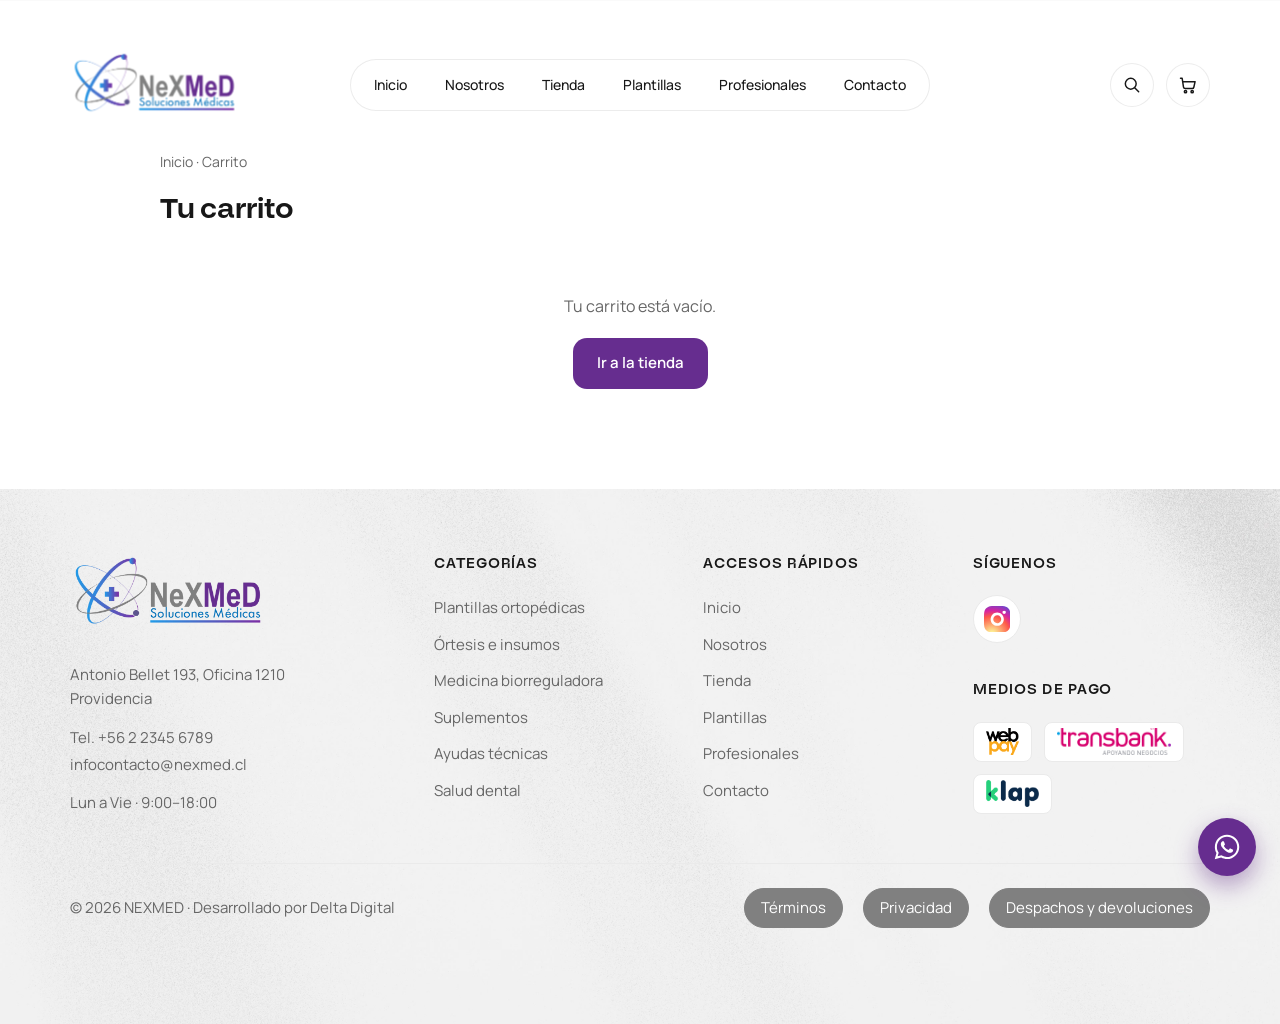
<file: carrito.html>
<!doctype html>
<html lang="es">
  <head>
    <meta charset="UTF-8" />
    <meta name="viewport" content="width=device-width, initial-scale=1" />
    <title>Carrito — NEXMED</title>
    <meta name="description" content="Revisa los productos de tu carrito de compras en NEXMED." />
    <link rel="preconnect" href="https://fonts.googleapis.com" />
    <link rel="preconnect" href="https://fonts.gstatic.com" crossorigin />
    <link
      href="https://fonts.googleapis.com/css2?family=Manrope:wght@400;500;600;700;800&display=swap"
      rel="stylesheet"
    />
    <link rel="stylesheet" href="assets/css/styles.css" />
  </head>
  <body data-page="carrito">
    <a
      href="#main-content"
      class="sr-only focus:not-sr-only focus:absolute focus:left-4 focus:top-4 focus:z-[60] focus:rounded-btn focus:bg-brand-purple focus:px-4 focus:py-2 focus:text-white"
    >
      Saltar al contenido
    </a>

    <div id="header-sentinel" class="h-px" aria-hidden="true"></div>
    <header id="site-header" class="fixed inset-x-0 top-0 z-50">
      <div
        class="header-row relative grid w-full grid-cols-[1fr_auto] items-center gap-4 px-4 py-4 md:px-5 md:py-5 lg:grid-cols-[1fr_auto_1fr] lg:px-[70px] lg:pt-[50px] lg:pb-6"
      >
        <a
          href="index.html"
          class="relative block h-[42px] w-auto md:h-[48px] shrink-0 justify-self-start transition-opacity duration-300 hover:opacity-80 lg:h-[69px]"
          aria-label="NEXMED, ir al inicio"
        >
          <img
            src="assets/images/nexmed-logo.webp"
            alt="NEXMED Soluciones Médicas"
            width="3508"
            height="1430"
            class="block h-[42px] w-auto md:h-[48px] lg:h-[69px]"
          />
        </a>

        <nav aria-label="Navegación principal" class="hidden justify-self-center lg:block">
          <ul id="primary-nav-list" class="header-nav-pill flex items-center gap-1 rounded-full p-1.5"></ul>
        </nav>

        <div class="flex items-center justify-self-end gap-2 md:gap-3">
          <button
            type="button"
            id="search-toggle-button"
            aria-expanded="false"
            aria-controls="search-panel"
            aria-label="Buscar"
            class="header-icon-pill flex h-11 w-11 shrink-0 items-center justify-center rounded-full"
          >
            <svg viewBox="0 0 24 24" fill="none" stroke="currentColor" stroke-width="1.75" stroke-linecap="round" stroke-linejoin="round" aria-hidden="true" class="h-5 w-5">
              <circle cx="10.5" cy="10.5" r="6.5" />
              <path d="M20 20l-4.8-4.8" />
            </svg>
          </button>

          <a
            href="carrito.html"
            id="header-cart-button"
            aria-label="Carrito, vacío"
            class="header-icon-pill relative flex h-11 w-11 shrink-0 items-center justify-center rounded-full"
          >
            <svg viewBox="0 0 24 24" fill="none" stroke="currentColor" stroke-width="1.75" stroke-linecap="round" stroke-linejoin="round" aria-hidden="true" class="h-5 w-5">
              <path d="M3 4h2l1.6 10.6a2 2 0 0 0 2 1.7h8.4a2 2 0 0 0 2-1.6L20.5 8H6" />
              <circle cx="9" cy="20" r="1.4" />
              <circle cx="17" cy="20" r="1.4" />
            </svg>
            <span id="header-cart-badge" class="header-cart-badge" hidden>0</span>
          </a>

          <button
            type="button"
            id="mobile-menu-button"
            aria-expanded="false"
            aria-controls="mobile-menu"
            aria-haspopup="dialog"
            aria-label="Abrir menú"
            class="header-icon-pill flex h-11 w-11 shrink-0 items-center justify-center rounded-full lg:hidden"
          >
            <svg id="icon-menu" viewBox="0 0 24 24" fill="none" stroke="currentColor" stroke-width="1.75" stroke-linecap="round" stroke-linejoin="round" aria-hidden="true" class="h-5 w-5">
              <path d="M4 7h16" />
              <path d="M4 12h16" />
              <path d="M4 17h16" />
            </svg>
          </button>
        </div>
      </div>
    </header>

    <div id="search-overlay" hidden aria-hidden="true"></div>

    <div id="search-panel" role="search" hidden class="search-panel">
      <form class="search-panel__input-row" onsubmit="event.preventDefault()">
        <svg viewBox="0 0 24 24" fill="none" stroke="currentColor" stroke-width="1.75" stroke-linecap="round" stroke-linejoin="round" aria-hidden="true" class="h-5 w-5 shrink-0 text-ink-secondary">
          <circle cx="10.5" cy="10.5" r="6.5" />
          <path d="M20 20l-4.8-4.8" />
        </svg>
        <label for="header-search-input" class="sr-only">Buscar productos, marcas, categorías</label>
        <input
          id="header-search-input"
          type="search"
          name="q"
          placeholder="Buscar productos, marcas, categorías..."
          autocomplete="off"
          class="search-panel__input"
        />
        <button type="button" id="search-clear-button" aria-label="Limpiar búsqueda" class="search-panel__clear" hidden>
          <svg viewBox="0 0 24 24" fill="none" stroke="currentColor" stroke-width="1.75" stroke-linecap="round" stroke-linejoin="round" aria-hidden="true" class="h-4 w-4">
            <path d="M6 6l12 12M18 6L6 18" />
          </svg>
        </button>
      </form>

      <a href="tienda.html" class="search-panel__see-all">Ver todos los resultados</a>

      <div id="search-results" class="search-panel__results">
        <p class="search-panel__empty">Escribe para buscar en nuestro catálogo.</p>
      </div>
    </div>

    <div id="cart-drawer-overlay" hidden></div>
    <aside id="cart-drawer" class="cart-drawer" hidden aria-hidden="true" aria-label="Carrito de compras">
      <div class="cart-drawer__header">
        <h2 class="cart-drawer__title">Carrito de compras</h2>
        <button type="button" id="cart-drawer-close" class="cart-drawer__close" aria-label="Cerrar carrito">
          <svg viewBox="0 0 24 24" fill="none" stroke="currentColor" stroke-width="1.75" stroke-linecap="round" stroke-linejoin="round" aria-hidden="true" class="h-5 w-5">
            <path d="M6 6l12 12M18 6L6 18" />
          </svg>
        </button>
      </div>
      <div id="cart-drawer-body" class="cart-drawer__body"></div>
      <div id="cart-drawer-footer" class="cart-drawer__footer" hidden>
        <div class="cart-drawer__subtotal-row">
          <span>Subtotal</span>
          <span id="cart-drawer-subtotal"></span>
        </div>
        <p class="cart-drawer__shipping-note">Envío: se calcula en el checkout según tu dirección.</p>
        <div class="cart-drawer__actions">
          <a href="carrito.html" class="cart-drawer__view-cart">Ver carrito</a>
          <a href="checkout.html" class="cart-drawer__checkout">Iniciar compra</a>
        </div>
      </div>
    </aside>

    <main id="main-content">
      <section class="bg-surface px-4 pt-[116px] md:pt-[130px] lg:pt-[150px] pb-[100px] md:px-5 lg:px-[70px]">
        <div class="mx-auto max-w-[960px]">
          <nav class="shop-breadcrumb" aria-label="Ruta de navegación">
            <a href="index.html">Inicio</a> ·
            <span>Carrito</span>
          </nav>

          <h1 class="mt-4 font-display text-[24px] font-semibold text-ink-primary lg:text-[28px]">Tu carrito</h1>

          <div id="carrito-empty" class="mt-16 flex flex-col items-center gap-5 text-center" hidden>
            <p class="text-base text-ink-secondary">Tu carrito está vacío.</p>
            <a href="tienda.html" class="pdp-actions__primary" style="display: inline-flex; flex: none; min-width: 0; width: auto">Ir a la tienda</a>
          </div>

          <div id="carrito-content" class="step-panel" hidden>
            <div class="step-panel__main">
              <div id="carrito-items" class="cart-drawer__list"></div>
            </div>
            <aside class="step-summary">
              <p class="step-summary__heading">Resumen del pedido</p>
              <div id="carrito-summary-list" class="step-summary__list"></div>
              <div class="step-summary__total">
                <span>Total</span>
                <span id="carrito-total"></span>
              </div>
              <p class="step-summary__note">Envío: se calcula en el checkout según tu dirección.</p>
              <a href="checkout.html" class="agendar-actions__next mt-5 w-full justify-center">Continuar a Checkout</a>
              <a href="tienda.html" class="mt-4 block text-center text-sm font-semibold text-ink-secondary transition-colors duration-300 hover:text-brand-blue">
                Seguir comprando
              </a>
            </aside>
          </div>
        </div>
      </section>
    </main>

    <footer id="site-footer" class="px-4 pt-16 pb-8 md:px-5 lg:px-[70px]">
      <div class="pointer-events-none absolute inset-0" aria-hidden="true">
        <img src="assets/images/Footer/footer-background.webp" alt="" class="h-full w-full object-cover" />
      </div>
      <div data-reveal class="footer-grid relative grid grid-cols-2 gap-x-6 gap-y-10 border-b border-border pb-12 lg:grid-cols-[1.4fr_1fr_1fr_1fr] lg:gap-x-8 lg:gap-y-12">
        <div>
          <a href="index.html" class="inline-flex" aria-label="NEXMED, ir al inicio">
            <img src="assets/images/nexmed-logo.webp" alt="NEXMED Soluciones Médicas" class="h-20 w-auto" />
          </a>
          <address class="mt-6 text-[15px] not-italic leading-relaxed text-ink-secondary">
            Antonio Bellet 193, Oficina 1210<br />
            Providencia
          </address>
          <p class="mt-4 text-[15px] text-ink-secondary">
            <a href="tel:+56223456789" class="transition-colors duration-300 hover:text-brand-blue">Tel. +56 2 2345 6789</a>
          </p>
          <p class="mt-1 text-[15px] text-ink-secondary">
            <a href="mailto:infocontacto@nexmed.cl" class="transition-colors duration-300 hover:text-brand-blue">infocontacto@nexmed.cl</a>
          </p>
          <p class="mt-4 text-[15px] text-ink-secondary">Lun a Vie · 9:00–18:00</p>
        </div>

        <nav aria-label="Categorías">
          <h3 class="footer-heading">Categorías</h3>
          <ul class="mt-5 flex flex-col gap-3">
            <li><a href="tienda.html#plantillas" class="footer-link">Plantillas ortopédicas</a></li>
            <li><a href="tienda.html#ortesis" class="footer-link">Órtesis e insumos</a></li>
            <li><a href="tienda.html#biorreguladora" class="footer-link">Medicina biorreguladora</a></li>
            <li><a href="tienda.html#suplementos" class="footer-link">Suplementos</a></li>
            <li><a href="tienda.html?categoria=Ayudas%20T%C3%A9cnicas" class="footer-link">Ayudas técnicas</a></li>
            <li><a href="tienda.html?categoria=Salud%20Dental" class="footer-link">Salud dental</a></li>
          </ul>
        </nav>

        <nav aria-label="Accesos rápidos">
          <h3 class="footer-heading">Accesos rápidos</h3>
          <ul class="mt-5 flex flex-col gap-3">
            <li><a href="index.html" class="footer-link">Inicio</a></li>
            <li><a href="nosotros.html" class="footer-link">Nosotros</a></li>
            <li><a href="tienda.html" class="footer-link">Tienda</a></li>
            <li><a href="plantillas.html" class="footer-link">Plantillas</a></li>
            <li><a href="profesionales.html" class="footer-link">Profesionales</a></li>
            <li><a href="contacto.html" class="footer-link">Contacto</a></li>
          </ul>
        </nav>

        <div>
          <h3 class="footer-heading">Síguenos</h3>
          <div class="mt-5 flex items-center gap-3">
            <a
              href="https://www.instagram.com/nexmed_solucionesmedicas?igsh=MWo2Mmt6dW1jb3lvaQ%3D%3D"
              target="_blank"
              rel="noopener noreferrer"
              aria-label="Instagram"
              class="footer-social-slot"
            >
              <svg viewBox="0 0 500 500" class="h-[26.45px] w-[26.45px]" aria-hidden="true">
                <defs>
                  <radialGradient id="instagram-gradient" cx="30%" cy="107%" r="150%">
                    <stop offset="0%" stop-color="#fdf497" />
                    <stop offset="5%" stop-color="#fdf497" />
                    <stop offset="45%" stop-color="#fd5949" />
                    <stop offset="60%" stop-color="#d6249f" />
                    <stop offset="90%" stop-color="#285AEB" />
                  </radialGradient>
                </defs>
                <path d="M275.7 0C303.824 0.0749982 318.098 0.224995 330.423 0.574986L335.272 0.749981C340.872 0.949976 346.397 1.19997 353.071 1.49996C379.67 2.74993 397.819 6.94983 413.743 13.1247C430.242 19.4745 444.142 28.0743 458.041 41.949C470.758 54.442 480.595 69.5601 486.865 86.2479C493.039 102.173 497.239 120.322 498.489 146.946C498.789 153.596 499.039 159.121 499.239 164.746L499.389 169.596C499.764 181.896 499.914 196.17 499.964 224.295L499.989 242.944V275.693C500.05 293.928 499.858 312.163 499.414 330.392L499.264 335.242C499.064 340.867 498.814 346.392 498.514 353.041C497.264 379.666 493.014 397.79 486.865 413.74C480.595 430.428 470.758 445.546 458.041 458.039C445.548 470.756 430.431 480.593 413.743 486.863C397.819 493.038 379.67 497.238 353.071 498.488L335.272 499.238L330.423 499.388C318.098 499.738 303.824 499.913 275.7 499.963L257.051 499.988H224.328C206.085 500.052 187.843 499.861 169.606 499.413L164.756 499.263C158.821 499.038 152.888 498.78 146.957 498.488C120.358 497.238 102.209 493.038 86.2599 486.863C69.5815 480.59 54.4725 470.753 41.9871 458.039C29.2614 445.548 19.416 430.43 13.1386 413.74C6.96387 397.815 2.76408 379.666 1.51414 353.041L0.764181 335.242L0.63919 330.392C0.178364 312.163 -0.0299809 293.928 0.0142192 275.693V224.295C-0.0549747 206.06 0.128369 187.825 0.564193 169.596L0.739184 164.746C0.939174 159.121 1.18916 153.596 1.48915 146.946C2.73908 120.322 6.93887 102.198 13.1136 86.2479C19.4056 69.5533 29.2683 54.4346 42.0121 41.949C54.4903 29.238 69.5904 19.4014 86.2599 13.1247C102.209 6.94983 120.333 2.74993 146.957 1.49996C153.606 1.19997 159.156 0.949976 164.756 0.749981L169.606 0.599984C187.835 0.155814 206.069 -0.0358666 224.303 0.0249976L275.7 0ZM250.002 124.997C216.851 124.997 185.059 138.166 161.618 161.608C138.177 185.049 125.008 216.843 125.008 249.994C125.008 283.145 138.177 314.939 161.618 338.38C185.059 361.822 216.851 374.991 250.002 374.991C283.152 374.991 314.945 361.822 338.385 338.38C361.826 314.939 374.995 283.145 374.995 249.994C374.995 216.843 361.826 185.049 338.385 161.608C314.945 138.166 283.152 124.997 250.002 124.997ZM250.002 174.996C259.85 174.994 269.603 176.932 278.702 180.7C287.802 184.467 296.07 189.99 303.036 196.953C310.001 203.916 315.526 212.183 319.297 221.282C323.067 230.38 325.009 240.133 325.01 249.981C325.012 259.83 323.074 269.583 319.306 278.683C315.539 287.783 310.016 296.051 303.053 303.017C296.09 309.982 287.824 315.508 278.725 319.278C269.627 323.049 259.875 324.99 250.027 324.992C230.136 324.992 211.061 317.091 196.996 303.026C182.932 288.961 175.03 269.885 175.03 249.994C175.03 230.103 182.932 211.027 196.996 196.962C211.061 182.897 230.136 174.996 250.027 174.996M381.27 87.4979C372.982 87.4979 365.034 90.7902 359.174 96.6506C353.314 102.511 350.022 110.459 350.022 118.747C350.022 127.035 353.314 134.983 359.174 140.844C365.034 146.704 372.982 149.996 381.27 149.996C389.558 149.996 397.506 146.704 403.366 140.844C409.226 134.983 412.518 127.035 412.518 118.747C412.518 110.459 409.226 102.511 403.366 96.6506C397.506 90.7902 389.558 87.4979 381.27 87.4979Z" fill="url(#instagram-gradient)" />
              </svg>
            </a>
          </div>

          <h3 class="footer-heading mt-9">Medios de pago</h3>
          <div class="mt-5 flex flex-wrap items-center gap-3">
            <span class="footer-payment-slot">
              <img src="assets/images/Footer/Pagos/WebPay.png" alt="WebPay" />
            </span>
            <span class="footer-payment-slot">
              <img src="assets/images/Footer/Pagos/transbank.png" alt="Transbank" />
            </span>
            <span class="footer-payment-slot">
              <img src="assets/images/Footer/Pagos/KLAP.png" alt="KLAP" />
            </span>
          </div>
        </div>
      </div>

      <div class="relative flex flex-col gap-3 pt-6 text-[15px] text-ink-secondary sm:flex-row sm:items-center sm:justify-between">
        <p class="order-last sm:order-none">© 2026 NEXMED · <a href="https://deltadigital.cl" target="_blank" rel="noopener noreferrer" class="transition-colors duration-300 hover:text-brand-blue">Desarrollado por Delta Digital</a></p>
        <div class="footer-legal-links">
          <a href="terminos.html" class="footer-legal-link">Términos</a>
          <a href="privacidad.html" class="footer-legal-link">Privacidad</a>
          <a href="despachos.html" class="footer-legal-link">Despachos y devoluciones</a>
        </div>
      </div>
    </footer>

    <a
      href="https://wa.me/56223456789"
      target="_blank"
      rel="noopener noreferrer"
      aria-label="Escríbenos por WhatsApp"
      class="whatsapp-float"
    >
      <svg viewBox="0 0 448 512" fill="currentColor" aria-hidden="true">
        <path d="M380.9 97.1C339 55.1 283.2 32 223.9 32c-122.4 0-222 99.6-222 222 0 39.1 10.2 77.3 29.6 111L0 480l117.7-30.9c32.4 17.7 68.9 27 106.1 27h.1c122.3 0 224.1-99.6 224.1-222 0-59.3-25.2-115-67.1-157zm-157 341.6c-33.2 0-65.7-8.9-94-25.7l-6.7-4-69.8 18.3L72 359.2l-4.4-7c-18.5-29.4-28.2-63.3-28.2-98.2 0-101.7 82.8-184.5 184.6-184.5 49.3 0 95.6 19.2 130.4 54.1 34.8 34.9 56.2 81.2 56.1 130.5 0 101.8-84.9 184.6-186.6 184.6zm101.2-138.2c-5.5-2.8-32.8-16.2-37.9-18-5.1-1.9-8.8-2.8-12.5 2.8-3.7 5.6-14.3 18-17.6 21.8-3.2 3.7-6.5 4.2-12 1.4-32.6-16.3-54-29.1-75.5-66-5.7-9.8 5.7-9.1 16.3-30.3 1.8-3.7.9-6.9-.5-9.7-1.4-2.8-12.5-30.1-17.1-41.2-4.5-10.8-9.1-9.3-12.5-9.5-3.2-.2-6.9-.2-10.6-.2-3.7 0-9.7 1.4-14.8 6.9-5.1 5.6-19.4 19-19.4 46.3 0 27.3 19.9 53.7 22.6 57.4 2.8 3.7 39.1 59.7 94.8 83.8 35.2 15.2 49 16.5 66.6 13.9 10.7-1.6 32.8-13.4 37.4-26.4 4.6-13 4.6-24.1 3.2-26.4-1.3-2.5-5-3.9-10.5-6.6z" />
      </svg>
    </a>

    <script src="assets/js/products-data.js" defer></script>
    <script src="assets/js/cart.js" defer></script>
    <script src="assets/js/header.js" defer></script>
    <script src="assets/js/scroll-reveal.js" defer></script>
    <script src="assets/js/carrito.js" defer></script>
  </body>
</html>
</file>
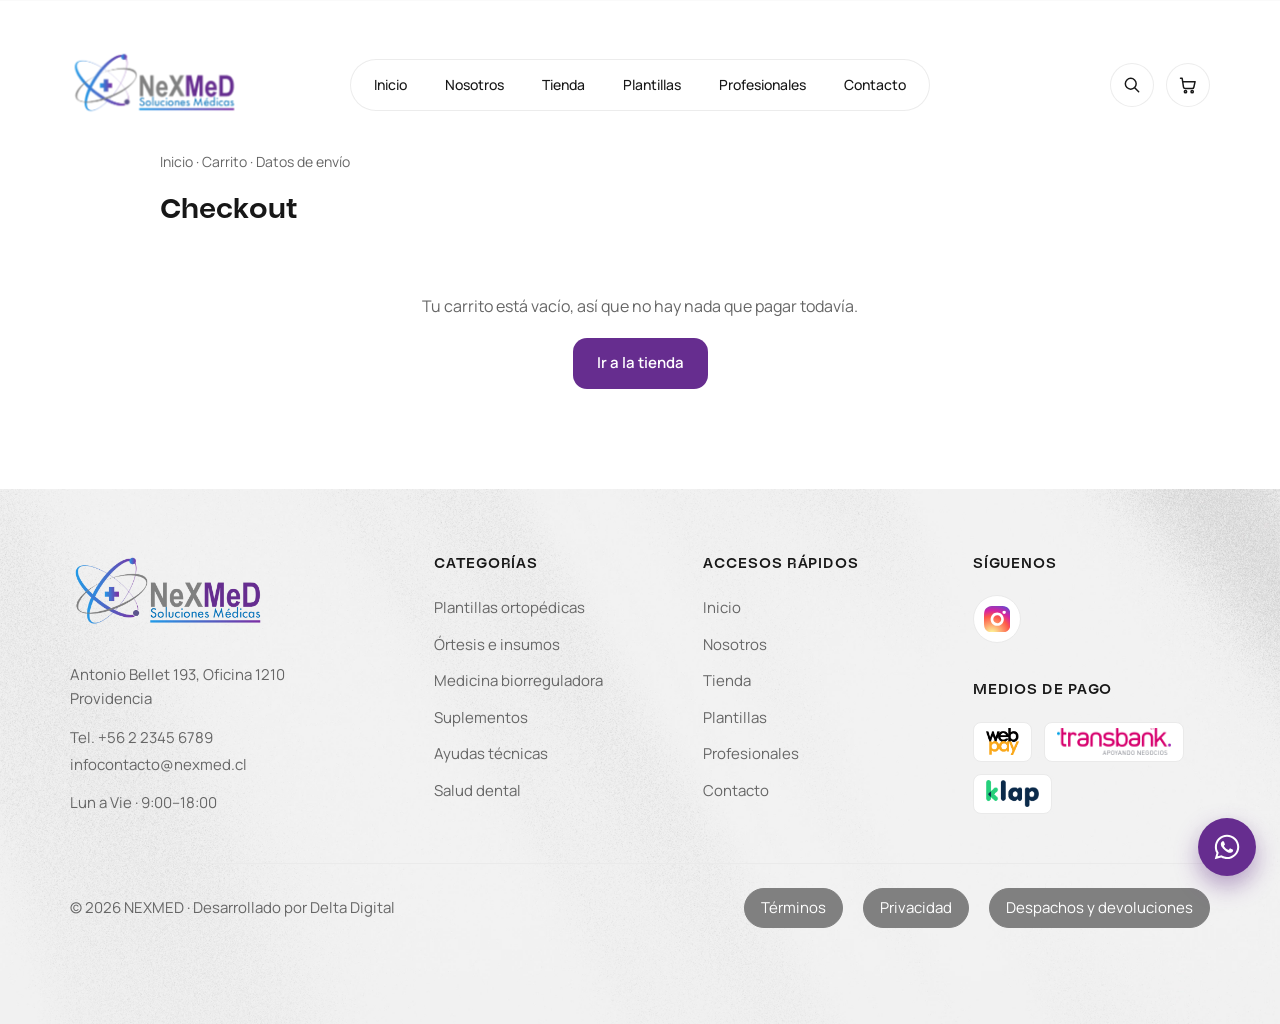
<file: checkout.html>
<!doctype html>
<html lang="es">
  <head>
    <meta charset="UTF-8" />
    <meta name="viewport" content="width=device-width, initial-scale=1" />
    <title>Checkout — NEXMED</title>
    <meta name="description" content="Confirma tus datos de envío, método de pago y finaliza tu pedido en NEXMED." />
    <link rel="preconnect" href="https://fonts.googleapis.com" />
    <link rel="preconnect" href="https://fonts.gstatic.com" crossorigin />
    <link
      href="https://fonts.googleapis.com/css2?family=Manrope:wght@400;500;600;700;800&display=swap"
      rel="stylesheet"
    />
    <link rel="stylesheet" href="assets/css/styles.css" />
  </head>
  <body data-page="checkout">
    <a
      href="#main-content"
      class="sr-only focus:not-sr-only focus:absolute focus:left-4 focus:top-4 focus:z-[60] focus:rounded-btn focus:bg-brand-purple focus:px-4 focus:py-2 focus:text-white"
    >
      Saltar al contenido
    </a>

    <div id="header-sentinel" class="h-px" aria-hidden="true"></div>
    <header id="site-header" class="fixed inset-x-0 top-0 z-50">
      <div
        class="header-row relative grid w-full grid-cols-[1fr_auto] items-center gap-4 px-4 py-4 md:px-5 md:py-5 lg:grid-cols-[1fr_auto_1fr] lg:px-[70px] lg:pt-[50px] lg:pb-6"
      >
        <a
          href="index.html"
          class="relative block h-[42px] w-auto md:h-[48px] shrink-0 justify-self-start transition-opacity duration-300 hover:opacity-80 lg:h-[69px]"
          aria-label="NEXMED, ir al inicio"
        >
          <img
            src="assets/images/nexmed-logo.webp"
            alt="NEXMED Soluciones Médicas"
            width="3508"
            height="1430"
            class="block h-[42px] w-auto md:h-[48px] lg:h-[69px]"
          />
        </a>

        <nav aria-label="Navegación principal" class="hidden justify-self-center lg:block">
          <ul id="primary-nav-list" class="header-nav-pill flex items-center gap-1 rounded-full p-1.5"></ul>
        </nav>

        <div class="flex items-center justify-self-end gap-2 md:gap-3">
          <button
            type="button"
            id="search-toggle-button"
            aria-expanded="false"
            aria-controls="search-panel"
            aria-label="Buscar"
            class="header-icon-pill flex h-11 w-11 shrink-0 items-center justify-center rounded-full"
          >
            <svg viewBox="0 0 24 24" fill="none" stroke="currentColor" stroke-width="1.75" stroke-linecap="round" stroke-linejoin="round" aria-hidden="true" class="h-5 w-5">
              <circle cx="10.5" cy="10.5" r="6.5" />
              <path d="M20 20l-4.8-4.8" />
            </svg>
          </button>

          <a
            href="carrito.html"
            id="header-cart-button"
            aria-label="Carrito, vacío"
            class="header-icon-pill relative flex h-11 w-11 shrink-0 items-center justify-center rounded-full"
          >
            <svg viewBox="0 0 24 24" fill="none" stroke="currentColor" stroke-width="1.75" stroke-linecap="round" stroke-linejoin="round" aria-hidden="true" class="h-5 w-5">
              <path d="M3 4h2l1.6 10.6a2 2 0 0 0 2 1.7h8.4a2 2 0 0 0 2-1.6L20.5 8H6" />
              <circle cx="9" cy="20" r="1.4" />
              <circle cx="17" cy="20" r="1.4" />
            </svg>
            <span id="header-cart-badge" class="header-cart-badge" hidden>0</span>
          </a>

          <button
            type="button"
            id="mobile-menu-button"
            aria-expanded="false"
            aria-controls="mobile-menu"
            aria-haspopup="dialog"
            aria-label="Abrir menú"
            class="header-icon-pill flex h-11 w-11 shrink-0 items-center justify-center rounded-full lg:hidden"
          >
            <svg id="icon-menu" viewBox="0 0 24 24" fill="none" stroke="currentColor" stroke-width="1.75" stroke-linecap="round" stroke-linejoin="round" aria-hidden="true" class="h-5 w-5">
              <path d="M4 7h16" />
              <path d="M4 12h16" />
              <path d="M4 17h16" />
            </svg>
          </button>
        </div>
      </div>
    </header>

    <div id="search-overlay" hidden aria-hidden="true"></div>

    <div id="search-panel" role="search" hidden class="search-panel">
      <form class="search-panel__input-row" onsubmit="event.preventDefault()">
        <svg viewBox="0 0 24 24" fill="none" stroke="currentColor" stroke-width="1.75" stroke-linecap="round" stroke-linejoin="round" aria-hidden="true" class="h-5 w-5 shrink-0 text-ink-secondary">
          <circle cx="10.5" cy="10.5" r="6.5" />
          <path d="M20 20l-4.8-4.8" />
        </svg>
        <label for="header-search-input" class="sr-only">Buscar productos, marcas, categorías</label>
        <input
          id="header-search-input"
          type="search"
          name="q"
          placeholder="Buscar productos, marcas, categorías..."
          autocomplete="off"
          class="search-panel__input"
        />
        <button type="button" id="search-clear-button" aria-label="Limpiar búsqueda" class="search-panel__clear" hidden>
          <svg viewBox="0 0 24 24" fill="none" stroke="currentColor" stroke-width="1.75" stroke-linecap="round" stroke-linejoin="round" aria-hidden="true" class="h-4 w-4">
            <path d="M6 6l12 12M18 6L6 18" />
          </svg>
        </button>
      </form>

      <a href="tienda.html" class="search-panel__see-all">Ver todos los resultados</a>

      <div id="search-results" class="search-panel__results">
        <p class="search-panel__empty">Escribe para buscar en nuestro catálogo.</p>
      </div>
    </div>

    <div id="cart-drawer-overlay" hidden></div>
    <aside id="cart-drawer" class="cart-drawer" hidden aria-hidden="true" aria-label="Carrito de compras">
      <div class="cart-drawer__header">
        <h2 class="cart-drawer__title">Carrito de compras</h2>
        <button type="button" id="cart-drawer-close" class="cart-drawer__close" aria-label="Cerrar carrito">
          <svg viewBox="0 0 24 24" fill="none" stroke="currentColor" stroke-width="1.75" stroke-linecap="round" stroke-linejoin="round" aria-hidden="true" class="h-5 w-5">
            <path d="M6 6l12 12M18 6L6 18" />
          </svg>
        </button>
      </div>
      <div id="cart-drawer-body" class="cart-drawer__body"></div>
      <div id="cart-drawer-footer" class="cart-drawer__footer" hidden>
        <div class="cart-drawer__subtotal-row">
          <span>Subtotal</span>
          <span id="cart-drawer-subtotal"></span>
        </div>
        <p class="cart-drawer__shipping-note">Envío: se calcula en el checkout según tu dirección.</p>
        <div class="cart-drawer__actions">
          <a href="carrito.html" class="cart-drawer__view-cart">Ver carrito</a>
          <a href="checkout.html" class="cart-drawer__checkout">Iniciar compra</a>
        </div>
      </div>
    </aside>

    <main id="main-content">
      <section class="bg-surface px-4 pt-[116px] md:pt-[130px] lg:pt-[150px] pb-[100px] md:px-5 lg:px-[70px]">
        <div class="mx-auto max-w-[960px]">
          <nav class="shop-breadcrumb" aria-label="Ruta de navegación">
            <a href="index.html">Inicio</a> ·
            <a href="carrito.html">Carrito</a> ·
            <span id="checkout-step-label">Datos de envío</span>
          </nav>

          <h1 class="mt-4 font-display text-[24px] font-semibold text-ink-primary lg:text-[28px]">Checkout</h1>

          <div id="checkout-empty" class="mt-16 flex flex-col items-center gap-5 text-center" hidden>
            <p class="text-base text-ink-secondary">Tu carrito está vacío, así que no hay nada que pagar todavía.</p>
            <a href="tienda.html" class="pdp-actions__primary" style="display: inline-flex; flex: none; min-width: 0; width: auto">Ir a la tienda</a>
          </div>

          <div id="checkout-flow" hidden>
            <div id="checkout-stepper" class="stepper mt-8">
              <div class="stepper-step" data-step="1">
                <span class="stepper-step__circle">1</span>
                <p class="stepper-step__label">Datos de envío</p>
              </div>
              <div class="stepper-step" data-step="2">
                <span class="stepper-step__circle">2</span>
                <p class="stepper-step__label">Método de pago</p>
              </div>
              <div class="stepper-step" data-step="3">
                <span class="stepper-step__circle">3</span>
                <p class="stepper-step__label">Confirmación</p>
              </div>
            </div>

            <!-- Paso 1: Datos de envío -->
            <div class="step-panel" data-step-panel="1">
              <div class="step-panel__main">
                <div class="step-field">
                  <label for="checkout-nombre">Nombre y apellido</label>
                  <input id="checkout-nombre" type="text" placeholder="Nombre y apellido" class="contact-input" />
                </div>

                <div class="grid gap-4 sm:grid-cols-2">
                  <div class="step-field">
                    <label for="checkout-telefono">Teléfono</label>
                    <input id="checkout-telefono" type="tel" placeholder="+56 9 1234 5678" class="contact-input" />
                  </div>
                  <div class="step-field">
                    <label for="checkout-correo">Correo electrónico</label>
                    <input id="checkout-correo" type="email" placeholder="tu@correo.cl" class="contact-input" />
                  </div>
                </div>

                <div class="step-field">
                  <label for="checkout-direccion">Dirección</label>
                  <input id="checkout-direccion" type="text" placeholder="Calle, número, comuna" class="contact-input" />
                </div>

                <div class="grid gap-4 sm:grid-cols-2">
                  <div class="step-field">
                    <label for="checkout-comuna">Comuna</label>
                    <input id="checkout-comuna" type="text" placeholder="Comuna" class="contact-input" />
                  </div>
                  <div class="step-field">
                    <label for="checkout-region">Región</label>
                    <select id="checkout-region" class="contact-select">
                      <option value="">Seleccionar</option>
                      <option>Arica y Parinacota</option>
                      <option>Tarapacá</option>
                      <option>Antofagasta</option>
                      <option>Atacama</option>
                      <option>Coquimbo</option>
                      <option>Valparaíso</option>
                      <option>Metropolitana de Santiago</option>
                      <option>Libertador General Bernardo O'Higgins</option>
                      <option>Maule</option>
                      <option>Ñuble</option>
                      <option>Biobío</option>
                      <option>La Araucanía</option>
                      <option>Los Ríos</option>
                      <option>Los Lagos</option>
                      <option>Aysén</option>
                      <option>Magallanes y de la Antártica Chilena</option>
                    </select>
                  </div>
                </div>
              </div>

              <aside class="step-summary">
                <p class="step-summary__heading">Resumen del pedido</p>
                <div id="checkout-summary-list-1" class="step-summary__list"></div>
                <div class="step-summary__total">
                  <span>Total</span>
                  <span id="checkout-total-1"></span>
                </div>
                <p class="step-summary__note">Envío: se calcula según tu dirección.</p>
              </aside>
            </div>

            <!-- Paso 2: Método de pago -->
            <div class="step-panel" data-step-panel="2" hidden>
              <div class="step-panel__main">
                <div class="step-field">
                  <label>Método de pago</label>
                  <div class="option-pill-row" data-field="metodo-pago">
                    <button type="button" class="option-pill is-selected" data-value="WebPay">WebPay</button>
                    <button type="button" class="option-pill" data-value="Transferencia bancaria">Transferencia bancaria</button>
                  </div>
                </div>
              </div>

              <aside class="step-summary">
                <p class="step-summary__heading">Resumen del pedido</p>
                <div id="checkout-summary-list-2" class="step-summary__list"></div>
                <div class="step-summary__total">
                  <span>Total</span>
                  <span id="checkout-total-2"></span>
                </div>
                <button type="button" id="checkout-confirm-btn" class="agendar-actions__next mt-5 w-full justify-center">
                  Confirmar pedido
                </button>
                <p class="step-summary__note">Pago seguro · WebPay / tarjetas</p>
              </aside>
            </div>

            <!-- Paso 3: Confirmación -->
            <div data-step-panel="3" hidden>
              <div class="confirmation">
                <span class="confirmation__icon" aria-hidden="true">
                  <svg viewBox="0 0 24 24" fill="none" stroke="currentColor" stroke-width="2" stroke-linecap="round" stroke-linejoin="round" class="h-8 w-8">
                    <path d="M20 6L9 17l-5-5" />
                  </svg>
                </span>
                <h2 class="confirmation__title">¡Pedido confirmado!</h2>
                <p class="confirmation__order">N.º de pedido <strong>#NX-00000</strong> · te enviamos el detalle a tu correo</p>

                <div class="confirmation__steps">
                  <p class="confirmation__steps-heading">Próximos pasos</p>
                  <ul class="confirmation__steps-list">
                    <li>Preparación de tu pedido</li>
                    <li>Despacho según tu dirección</li>
                    <li>Notificación de seguimiento por correo</li>
                  </ul>
                </div>

                <div class="confirmation__actions">
                  <a href="tienda.html" class="pdp-actions__primary">Seguir comprando</a>
                  <a href="index.html" class="pdp-actions__secondary">Volver al inicio</a>
                </div>
              </div>
            </div>

            <div id="checkout-actions" class="agendar-actions">
              <button type="button" id="checkout-btn-back" class="agendar-actions__back">← Volver</button>
              <button type="button" id="checkout-btn-next" class="agendar-actions__next">Continuar →</button>
            </div>
          </div>
        </div>
      </section>
    </main>

    <footer id="site-footer" class="px-4 pt-16 pb-8 md:px-5 lg:px-[70px]">
      <div class="pointer-events-none absolute inset-0" aria-hidden="true">
        <img src="assets/images/Footer/footer-background.webp" alt="" class="h-full w-full object-cover" />
      </div>
      <div data-reveal class="footer-grid relative grid grid-cols-2 gap-x-6 gap-y-10 border-b border-border pb-12 lg:grid-cols-[1.4fr_1fr_1fr_1fr] lg:gap-x-8 lg:gap-y-12">
        <div>
          <a href="index.html" class="inline-flex" aria-label="NEXMED, ir al inicio">
            <img src="assets/images/nexmed-logo.webp" alt="NEXMED Soluciones Médicas" class="h-20 w-auto" />
          </a>
          <address class="mt-6 text-[15px] not-italic leading-relaxed text-ink-secondary">
            Antonio Bellet 193, Oficina 1210<br />
            Providencia
          </address>
          <p class="mt-4 text-[15px] text-ink-secondary">
            <a href="tel:+56223456789" class="transition-colors duration-300 hover:text-brand-blue">Tel. +56 2 2345 6789</a>
          </p>
          <p class="mt-1 text-[15px] text-ink-secondary">
            <a href="mailto:infocontacto@nexmed.cl" class="transition-colors duration-300 hover:text-brand-blue">infocontacto@nexmed.cl</a>
          </p>
          <p class="mt-4 text-[15px] text-ink-secondary">Lun a Vie · 9:00–18:00</p>
        </div>

        <nav aria-label="Categorías">
          <h3 class="footer-heading">Categorías</h3>
          <ul class="mt-5 flex flex-col gap-3">
            <li><a href="tienda.html#plantillas" class="footer-link">Plantillas ortopédicas</a></li>
            <li><a href="tienda.html#ortesis" class="footer-link">Órtesis e insumos</a></li>
            <li><a href="tienda.html#biorreguladora" class="footer-link">Medicina biorreguladora</a></li>
            <li><a href="tienda.html#suplementos" class="footer-link">Suplementos</a></li>
            <li><a href="tienda.html?categoria=Ayudas%20T%C3%A9cnicas" class="footer-link">Ayudas técnicas</a></li>
            <li><a href="tienda.html?categoria=Salud%20Dental" class="footer-link">Salud dental</a></li>
          </ul>
        </nav>

        <nav aria-label="Accesos rápidos">
          <h3 class="footer-heading">Accesos rápidos</h3>
          <ul class="mt-5 flex flex-col gap-3">
            <li><a href="index.html" class="footer-link">Inicio</a></li>
            <li><a href="nosotros.html" class="footer-link">Nosotros</a></li>
            <li><a href="tienda.html" class="footer-link">Tienda</a></li>
            <li><a href="plantillas.html" class="footer-link">Plantillas</a></li>
            <li><a href="profesionales.html" class="footer-link">Profesionales</a></li>
            <li><a href="contacto.html" class="footer-link">Contacto</a></li>
          </ul>
        </nav>

        <div>
          <h3 class="footer-heading">Síguenos</h3>
          <div class="mt-5 flex items-center gap-3">
            <a
              href="https://www.instagram.com/nexmed_solucionesmedicas?igsh=MWo2Mmt6dW1jb3lvaQ%3D%3D"
              target="_blank"
              rel="noopener noreferrer"
              aria-label="Instagram"
              class="footer-social-slot"
            >
              <svg viewBox="0 0 500 500" class="h-[26.45px] w-[26.45px]" aria-hidden="true">
                <defs>
                  <radialGradient id="instagram-gradient" cx="30%" cy="107%" r="150%">
                    <stop offset="0%" stop-color="#fdf497" />
                    <stop offset="5%" stop-color="#fdf497" />
                    <stop offset="45%" stop-color="#fd5949" />
                    <stop offset="60%" stop-color="#d6249f" />
                    <stop offset="90%" stop-color="#285AEB" />
                  </radialGradient>
                </defs>
                <path d="M275.7 0C303.824 0.0749982 318.098 0.224995 330.423 0.574986L335.272 0.749981C340.872 0.949976 346.397 1.19997 353.071 1.49996C379.67 2.74993 397.819 6.94983 413.743 13.1247C430.242 19.4745 444.142 28.0743 458.041 41.949C470.758 54.442 480.595 69.5601 486.865 86.2479C493.039 102.173 497.239 120.322 498.489 146.946C498.789 153.596 499.039 159.121 499.239 164.746L499.389 169.596C499.764 181.896 499.914 196.17 499.964 224.295L499.989 242.944V275.693C500.05 293.928 499.858 312.163 499.414 330.392L499.264 335.242C499.064 340.867 498.814 346.392 498.514 353.041C497.264 379.666 493.014 397.79 486.865 413.74C480.595 430.428 470.758 445.546 458.041 458.039C445.548 470.756 430.431 480.593 413.743 486.863C397.819 493.038 379.67 497.238 353.071 498.488L335.272 499.238L330.423 499.388C318.098 499.738 303.824 499.913 275.7 499.963L257.051 499.988H224.328C206.085 500.052 187.843 499.861 169.606 499.413L164.756 499.263C158.821 499.038 152.888 498.78 146.957 498.488C120.358 497.238 102.209 493.038 86.2599 486.863C69.5815 480.59 54.4725 470.753 41.9871 458.039C29.2614 445.548 19.416 430.43 13.1386 413.74C6.96387 397.815 2.76408 379.666 1.51414 353.041L0.764181 335.242L0.63919 330.392C0.178364 312.163 -0.0299809 293.928 0.0142192 275.693V224.295C-0.0549747 206.06 0.128369 187.825 0.564193 169.596L0.739184 164.746C0.939174 159.121 1.18916 153.596 1.48915 146.946C2.73908 120.322 6.93887 102.198 13.1136 86.2479C19.4056 69.5533 29.2683 54.4346 42.0121 41.949C54.4903 29.238 69.5904 19.4014 86.2599 13.1247C102.209 6.94983 120.333 2.74993 146.957 1.49996C153.606 1.19997 159.156 0.949976 164.756 0.749981L169.606 0.599984C187.835 0.155814 206.069 -0.0358666 224.303 0.0249976L275.7 0ZM250.002 124.997C216.851 124.997 185.059 138.166 161.618 161.608C138.177 185.049 125.008 216.843 125.008 249.994C125.008 283.145 138.177 314.939 161.618 338.38C185.059 361.822 216.851 374.991 250.002 374.991C283.152 374.991 314.945 361.822 338.385 338.38C361.826 314.939 374.995 283.145 374.995 249.994C374.995 216.843 361.826 185.049 338.385 161.608C314.945 138.166 283.152 124.997 250.002 124.997ZM250.002 174.996C259.85 174.994 269.603 176.932 278.702 180.7C287.802 184.467 296.07 189.99 303.036 196.953C310.001 203.916 315.526 212.183 319.297 221.282C323.067 230.38 325.009 240.133 325.01 249.981C325.012 259.83 323.074 269.583 319.306 278.683C315.539 287.783 310.016 296.051 303.053 303.017C296.09 309.982 287.824 315.508 278.725 319.278C269.627 323.049 259.875 324.99 250.027 324.992C230.136 324.992 211.061 317.091 196.996 303.026C182.932 288.961 175.03 269.885 175.03 249.994C175.03 230.103 182.932 211.027 196.996 196.962C211.061 182.897 230.136 174.996 250.027 174.996M381.27 87.4979C372.982 87.4979 365.034 90.7902 359.174 96.6506C353.314 102.511 350.022 110.459 350.022 118.747C350.022 127.035 353.314 134.983 359.174 140.844C365.034 146.704 372.982 149.996 381.27 149.996C389.558 149.996 397.506 146.704 403.366 140.844C409.226 134.983 412.518 127.035 412.518 118.747C412.518 110.459 409.226 102.511 403.366 96.6506C397.506 90.7902 389.558 87.4979 381.27 87.4979Z" fill="url(#instagram-gradient)" />
              </svg>
            </a>
          </div>

          <h3 class="footer-heading mt-9">Medios de pago</h3>
          <div class="mt-5 flex flex-wrap items-center gap-3">
            <span class="footer-payment-slot">
              <img src="assets/images/Footer/Pagos/WebPay.png" alt="WebPay" />
            </span>
            <span class="footer-payment-slot">
              <img src="assets/images/Footer/Pagos/transbank.png" alt="Transbank" />
            </span>
            <span class="footer-payment-slot">
              <img src="assets/images/Footer/Pagos/KLAP.png" alt="KLAP" />
            </span>
          </div>
        </div>
      </div>

      <div class="relative flex flex-col gap-3 pt-6 text-[15px] text-ink-secondary sm:flex-row sm:items-center sm:justify-between">
        <p class="order-last sm:order-none">© 2026 NEXMED · <a href="https://deltadigital.cl" target="_blank" rel="noopener noreferrer" class="transition-colors duration-300 hover:text-brand-blue">Desarrollado por Delta Digital</a></p>
        <div class="footer-legal-links">
          <a href="terminos.html" class="footer-legal-link">Términos</a>
          <a href="privacidad.html" class="footer-legal-link">Privacidad</a>
          <a href="despachos.html" class="footer-legal-link">Despachos y devoluciones</a>
        </div>
      </div>
    </footer>

    <a
      href="https://wa.me/56223456789"
      target="_blank"
      rel="noopener noreferrer"
      aria-label="Escríbenos por WhatsApp"
      class="whatsapp-float"
    >
      <svg viewBox="0 0 448 512" fill="currentColor" aria-hidden="true">
        <path d="M380.9 97.1C339 55.1 283.2 32 223.9 32c-122.4 0-222 99.6-222 222 0 39.1 10.2 77.3 29.6 111L0 480l117.7-30.9c32.4 17.7 68.9 27 106.1 27h.1c122.3 0 224.1-99.6 224.1-222 0-59.3-25.2-115-67.1-157zm-157 341.6c-33.2 0-65.7-8.9-94-25.7l-6.7-4-69.8 18.3L72 359.2l-4.4-7c-18.5-29.4-28.2-63.3-28.2-98.2 0-101.7 82.8-184.5 184.6-184.5 49.3 0 95.6 19.2 130.4 54.1 34.8 34.9 56.2 81.2 56.1 130.5 0 101.8-84.9 184.6-186.6 184.6zm101.2-138.2c-5.5-2.8-32.8-16.2-37.9-18-5.1-1.9-8.8-2.8-12.5 2.8-3.7 5.6-14.3 18-17.6 21.8-3.2 3.7-6.5 4.2-12 1.4-32.6-16.3-54-29.1-75.5-66-5.7-9.8 5.7-9.1 16.3-30.3 1.8-3.7.9-6.9-.5-9.7-1.4-2.8-12.5-30.1-17.1-41.2-4.5-10.8-9.1-9.3-12.5-9.5-3.2-.2-6.9-.2-10.6-.2-3.7 0-9.7 1.4-14.8 6.9-5.1 5.6-19.4 19-19.4 46.3 0 27.3 19.9 53.7 22.6 57.4 2.8 3.7 39.1 59.7 94.8 83.8 35.2 15.2 49 16.5 66.6 13.9 10.7-1.6 32.8-13.4 37.4-26.4 4.6-13 4.6-24.1 3.2-26.4-1.3-2.5-5-3.9-10.5-6.6z" />
      </svg>
    </a>

    <script src="assets/js/products-data.js" defer></script>
    <script src="assets/js/cart.js" defer></script>
    <script src="assets/js/header.js" defer></script>
    <script src="assets/js/scroll-reveal.js" defer></script>
    <script src="assets/js/checkout.js" defer></script>
  </body>
</html>
</file>
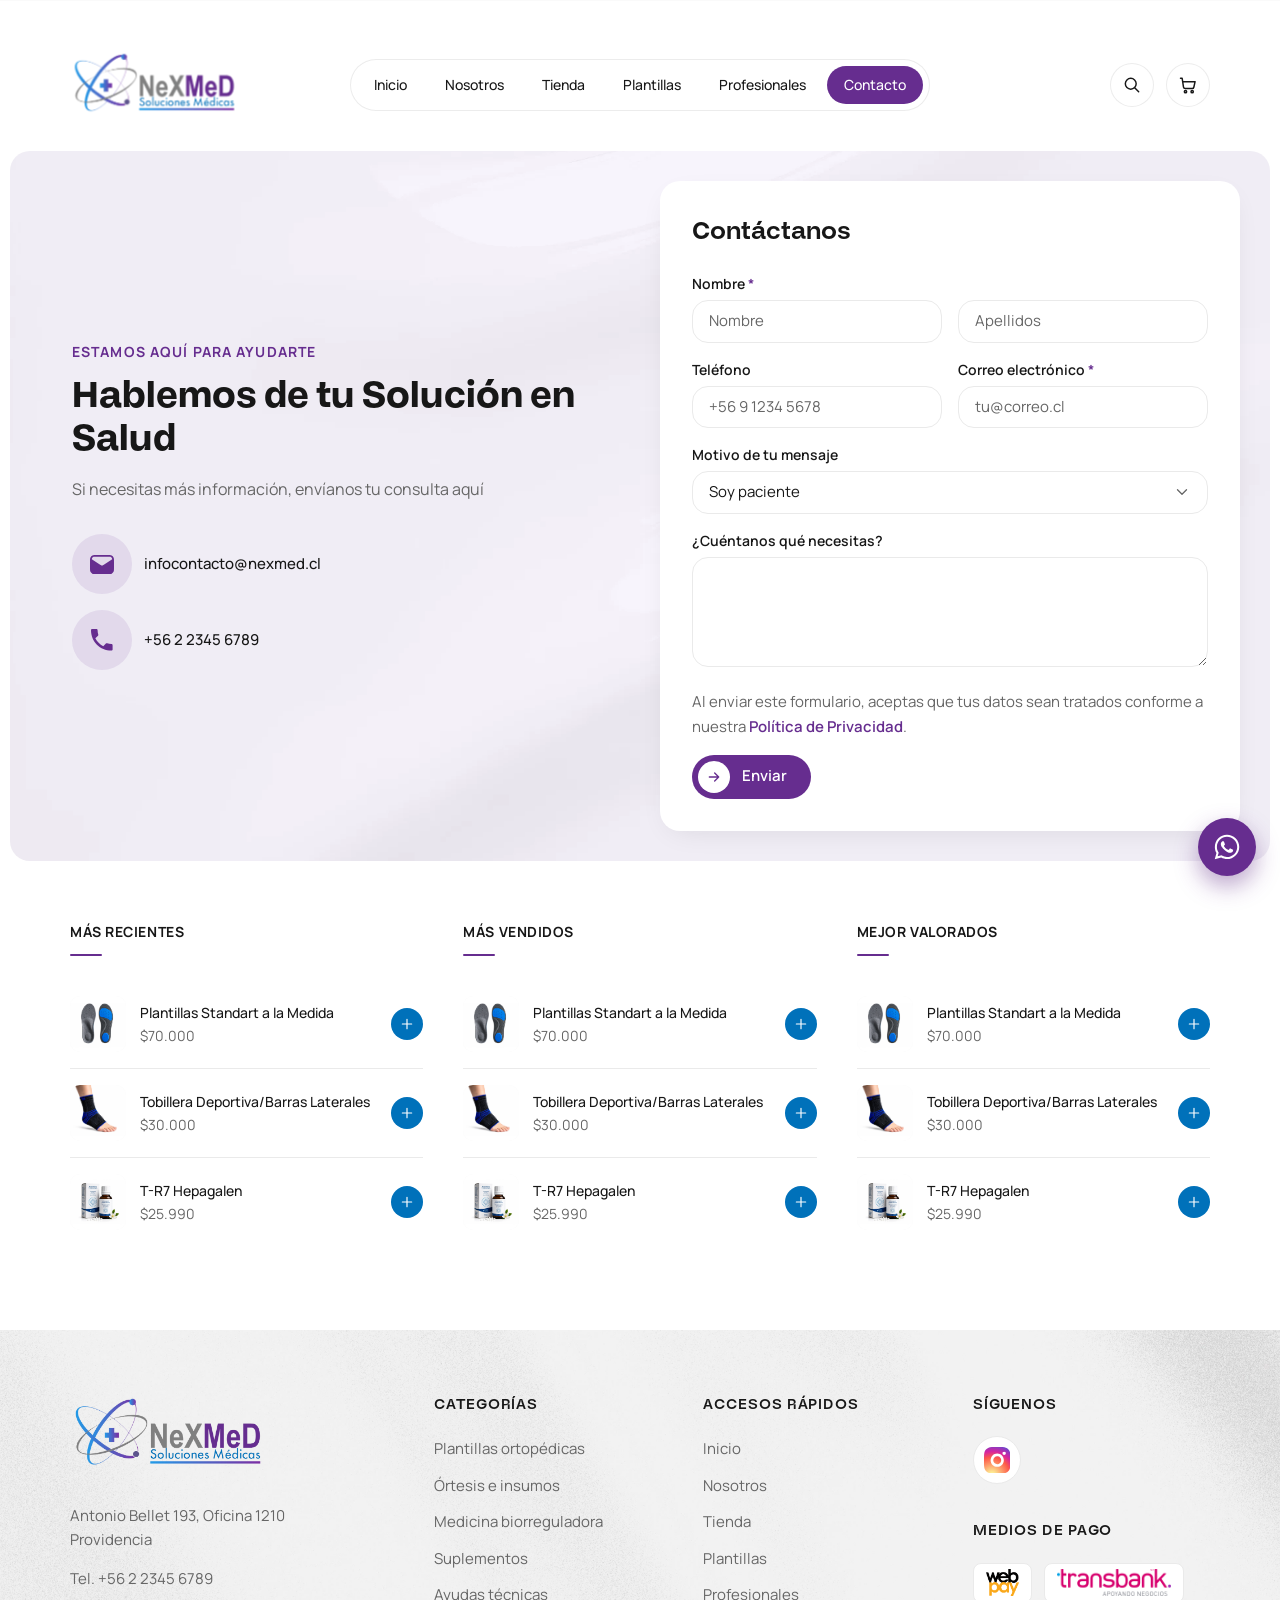
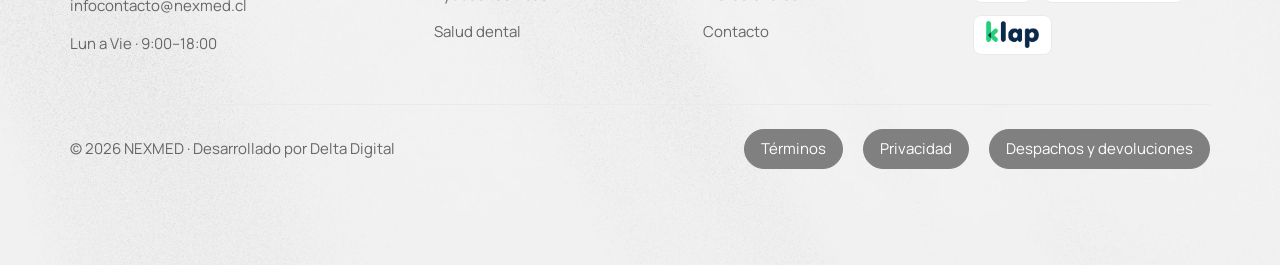
<file: contacto.html>
<!doctype html>
<html lang="es">
  <head>
    <meta charset="UTF-8" />
    <meta name="viewport" content="width=device-width, initial-scale=1" />
    <title>Contacto — NEXMED</title>
    <meta
      name="description"
      content="Contáctanos: pacientes, empresas o profesionales que buscan un convenio con NEXMED, escríbenos y te responderemos a la brevedad."
    />
    <link rel="preconnect" href="https://fonts.googleapis.com" />
    <link rel="preconnect" href="https://fonts.gstatic.com" crossorigin />
    <link
      href="https://fonts.googleapis.com/css2?family=Manrope:wght@400;500;600;700;800&display=swap"
      rel="stylesheet"
    />
    <link rel="stylesheet" href="assets/css/styles.css" />
  </head>
  <body data-page="contacto">
    <a
      href="#main-content"
      class="sr-only focus:not-sr-only focus:absolute focus:left-4 focus:top-4 focus:z-[60] focus:rounded-btn focus:bg-brand-purple focus:px-4 focus:py-2 focus:text-white"
    >
      Saltar al contenido
    </a>

    <div id="header-sentinel" class="h-px" aria-hidden="true"></div>
    <header id="site-header" class="fixed inset-x-0 top-0 z-50">
      <div
        class="header-row relative grid w-full grid-cols-[1fr_auto] items-center gap-4 px-4 py-4 md:px-5 md:py-5 lg:grid-cols-[1fr_auto_1fr] lg:px-[70px] lg:pt-[50px] lg:pb-6"
      >
        <a
          href="index.html"
          class="relative block h-[42px] w-auto md:h-[48px] shrink-0 justify-self-start transition-opacity duration-300 hover:opacity-80 lg:h-[69px]"
          aria-label="NEXMED, ir al inicio"
        >
          <img
            src="assets/images/nexmed-logo.webp"
            alt="NEXMED Soluciones Médicas"
            width="3508"
            height="1430"
            class="block h-[42px] w-auto md:h-[48px] lg:h-[69px]"
          />
        </a>

        <nav aria-label="Navegación principal" class="hidden justify-self-center lg:block">
          <ul id="primary-nav-list" class="header-nav-pill flex items-center gap-1 rounded-full p-1.5"></ul>
        </nav>

        <div class="flex items-center justify-self-end gap-2 md:gap-3">
          <button
            type="button"
            id="search-toggle-button"
            aria-expanded="false"
            aria-controls="search-panel"
            aria-label="Buscar"
            class="header-icon-pill flex h-11 w-11 shrink-0 items-center justify-center rounded-full"
          >
            <svg viewBox="0 0 24 24" fill="none" stroke="currentColor" stroke-width="1.75" stroke-linecap="round" stroke-linejoin="round" aria-hidden="true" class="h-5 w-5">
              <circle cx="10.5" cy="10.5" r="6.5" />
              <path d="M20 20l-4.8-4.8" />
            </svg>
          </button>

          <a
            href="carrito.html"
            id="header-cart-button"
            aria-label="Carrito, vacío"
            class="header-icon-pill relative flex h-11 w-11 shrink-0 items-center justify-center rounded-full"
          >
            <svg viewBox="0 0 24 24" fill="none" stroke="currentColor" stroke-width="1.75" stroke-linecap="round" stroke-linejoin="round" aria-hidden="true" class="h-5 w-5">
              <path d="M3 4h2l1.6 10.6a2 2 0 0 0 2 1.7h8.4a2 2 0 0 0 2-1.6L20.5 8H6" />
              <circle cx="9" cy="20" r="1.4" />
              <circle cx="17" cy="20" r="1.4" />
            </svg>
            <span id="header-cart-badge" class="header-cart-badge" hidden>0</span>
          </a>

          <button
            type="button"
            id="mobile-menu-button"
            aria-expanded="false"
            aria-controls="mobile-menu"
            aria-haspopup="dialog"
            aria-label="Abrir menú"
            class="header-icon-pill flex h-11 w-11 shrink-0 items-center justify-center rounded-full lg:hidden"
          >
            <svg id="icon-menu" viewBox="0 0 24 24" fill="none" stroke="currentColor" stroke-width="1.75" stroke-linecap="round" stroke-linejoin="round" aria-hidden="true" class="h-5 w-5">
              <path d="M4 7h16" />
              <path d="M4 12h16" />
              <path d="M4 17h16" />
            </svg>
          </button>
        </div>
      </div>
    </header>

    <div id="search-overlay" hidden aria-hidden="true"></div>

    <div id="search-panel" role="search" hidden class="search-panel">
      <form class="search-panel__input-row" onsubmit="event.preventDefault()">
        <svg viewBox="0 0 24 24" fill="none" stroke="currentColor" stroke-width="1.75" stroke-linecap="round" stroke-linejoin="round" aria-hidden="true" class="h-5 w-5 shrink-0 text-ink-secondary">
          <circle cx="10.5" cy="10.5" r="6.5" />
          <path d="M20 20l-4.8-4.8" />
        </svg>
        <label for="header-search-input" class="sr-only">Buscar productos, marcas, categorías</label>
        <input
          id="header-search-input"
          type="search"
          name="q"
          placeholder="Buscar productos, marcas, categorías..."
          autocomplete="off"
          class="search-panel__input"
        />
        <button type="button" id="search-clear-button" aria-label="Limpiar búsqueda" class="search-panel__clear" hidden>
          <svg viewBox="0 0 24 24" fill="none" stroke="currentColor" stroke-width="1.75" stroke-linecap="round" stroke-linejoin="round" aria-hidden="true" class="h-4 w-4">
            <path d="M6 6l12 12M18 6L6 18" />
          </svg>
        </button>
      </form>

      <a href="tienda.html" class="search-panel__see-all">Ver todos los resultados</a>

      <div id="search-results" class="search-panel__results">
        <p class="search-panel__empty">Escribe para buscar en nuestro catálogo.</p>
      </div>
    </div>

    <div id="cart-drawer-overlay" hidden></div>
    <aside id="cart-drawer" class="cart-drawer" hidden aria-hidden="true" aria-label="Carrito de compras">
      <div class="cart-drawer__header">
        <h2 class="cart-drawer__title">Carrito de compras</h2>
        <button type="button" id="cart-drawer-close" class="cart-drawer__close" aria-label="Cerrar carrito">
          <svg viewBox="0 0 24 24" fill="none" stroke="currentColor" stroke-width="1.75" stroke-linecap="round" stroke-linejoin="round" aria-hidden="true" class="h-5 w-5">
            <path d="M6 6l12 12M18 6L6 18" />
          </svg>
        </button>
      </div>
      <div id="cart-drawer-body" class="cart-drawer__body"></div>
      <div id="cart-drawer-footer" class="cart-drawer__footer" hidden>
        <div class="cart-drawer__subtotal-row">
          <span>Subtotal</span>
          <span id="cart-drawer-subtotal"></span>
        </div>
        <p class="cart-drawer__shipping-note">Envío: se calcula en el checkout según tu dirección.</p>
        <div class="cart-drawer__actions">
          <a href="carrito.html" class="cart-drawer__view-cart">Ver carrito</a>
          <a href="checkout.html" class="cart-drawer__checkout">Iniciar compra</a>
        </div>
      </div>
    </aside>

    <main id="main-content">
      <section id="contacto-formulario" class="bg-surface p-[10px] pt-[86px] md:pt-[98px] lg:pt-[150px]">
        <div class="relative overflow-hidden rounded-hero bg-surface p-[30px]">
        <div class="pointer-events-none absolute inset-0" aria-hidden="true">
          <img src="assets/images/productos/background-productos.webp" alt="" class="h-full w-full object-cover" />
        </div>
        <div class="relative grid gap-10 lg:grid-cols-2 lg:items-center">
          <div class="px-2 py-6 lg:px-8">
            <p class="contact-eyebrow">Estamos aquí para ayudarte</p>
            <h1 class="contact-panel__title">Hablemos de tu Solución en Salud</h1>
            <p class="contact-panel__description">
              Si necesitas más información, envíanos tu consulta aquí
            </p>
            <div class="mt-8 flex flex-col gap-4">
              <a href="mailto:infocontacto@nexmed.cl" class="contact-info-item">
                <span class="contact-info-item__icon" aria-hidden="true">
                  <svg viewBox="0 0 25 20" fill="none" class="h-[19.2px] w-[24px]">
                    <path d="M6.63668 0H18.3633C19.3411 0 20.1289 -2.25775e-08 20.7688 0.0521212C21.4255 0.106667 22.0028 0.221818 22.5368 0.495757C23.386 0.93136 24.0765 1.62684 24.5093 2.48242C24.7811 3.02061 24.8942 3.60242 24.9483 4.26424C24.9563 4.36121 24.9627 4.46101 24.9675 4.56364C25.0037 4.69636 25.0094 4.83562 24.9844 4.97091C25 5.46788 25 6.03636 25 6.68848V13.3115C25 14.297 25 15.0921 24.9483 15.7358C24.8942 16.3976 24.7799 16.9794 24.5081 17.5176C24.0759 18.3734 23.3858 19.0693 22.5368 19.5055C22.0028 19.7794 21.4255 19.8933 20.7688 19.9479C20.1289 20 19.3411 20 18.3633 20H6.63668C5.65886 20 4.87107 20 4.23121 19.9479C3.57452 19.8933 2.99721 19.7782 2.4632 19.5042C1.61442 19.0684 0.924351 18.373 0.491918 17.5176C0.2201 16.9794 0.107043 16.3976 0.0529203 15.7358C3.58442e-08 15.0921 0 14.297 0 13.3115V6.68848C0 6.03636 1.34416e-08 5.46788 0.0156355 4.97091C-0.00941374 4.83562 -0.00365635 4.69636 0.0324737 4.56364C0.0380865 4.4602 0.0449021 4.36081 0.0529203 4.26545C0.105841 3.60242 0.2201 3.02061 0.491918 2.48242C0.924147 1.62657 1.61424 0.93067 2.4632 0.494545C2.99721 0.220606 3.57452 0.106667 4.23121 0.0521212C4.87107 -2.25775e-08 5.65886 0 6.63668 0ZM23.1442 4.35273C23.0985 3.84 23.0179 3.53818 22.9012 3.30788C22.642 2.79444 22.2281 2.37691 21.7189 2.11515C21.4808 1.99394 21.1669 1.90909 20.6209 1.86424C20.0652 1.81939 19.3496 1.81818 18.3248 1.81818H6.67517C5.65044 1.81818 4.93602 1.81818 4.37795 1.86424C3.83311 1.90909 3.5192 1.99394 3.28226 2.11515C2.77261 2.3767 2.35829 2.79426 2.09877 3.30788C1.98331 3.53818 1.90152 3.84 1.85582 4.35273L9.79866 9.6897C11.0134 10.5067 11.438 10.7745 11.8698 10.8788C12.2841 10.9788 12.7159 10.9788 13.1302 10.8788C13.5632 10.7745 13.9854 10.5067 15.2025 9.6897L23.1442 4.35273Z" fill="currentColor" />
                  </svg>
                </span>
                infocontacto@nexmed.cl
              </a>
              <a href="tel:+56223456789" class="contact-info-item">
                <span class="contact-info-item__icon" aria-hidden="true">
                  <svg viewBox="0 0 26 26" fill="none" class="h-[21.6px] w-[21.6px]">
                    <path d="M5.22889 11.2522C7.30889 15.34 10.66 18.6767 14.7478 20.7711L17.9256 17.5933C18.3156 17.2033 18.8933 17.0733 19.3989 17.2467C21.0167 17.7811 22.7644 18.07 24.5556 18.07C25.35 18.07 26 18.72 26 19.5144V24.5556C26 25.35 25.35 26 24.5556 26C10.9922 26 0 15.0078 0 1.44444C0 0.65 0.65 0 1.44444 0H6.5C7.29444 0 7.94444 0.65 7.94444 1.44444C7.94444 3.25 8.23333 4.98333 8.76778 6.60111C8.92667 7.10667 8.81111 7.67 8.40667 8.07444L5.22889 11.2522Z" fill="currentColor" />
                  </svg>
                </span>
                +56 2 2345 6789
              </a>
            </div>
          </div>

          <div class="contact-form-card">
            <h2 class="font-display text-[24px] font-semibold text-ink-primary">Contáctanos</h2>

            <form class="mt-6 flex flex-col gap-4" onsubmit="event.preventDefault()">
              <div>
                <label class="contact-label">Nombre <span class="contact-label__required">*</span></label>
                <div class="grid gap-4 sm:grid-cols-2">
                  <input type="text" name="nombre" placeholder="Nombre" required class="contact-input" />
                  <input type="text" name="apellidos" placeholder="Apellidos" required class="contact-input" />
                </div>
              </div>

              <div class="grid grid-cols-2 gap-4">
                <div>
                  <label for="contact-phone" class="contact-label">Teléfono</label>
                  <input
                    id="contact-phone"
                    type="tel"
                    name="telefono"
                    placeholder="+56 9 1234 5678"
                    class="contact-input"
                  />
                </div>
                <div>
                  <label for="contact-email" class="contact-label">Correo electrónico <span class="contact-label__required">*</span></label>
                  <input id="contact-email" type="email" name="correo" placeholder="tu@correo.cl" required class="contact-input" />
                </div>
              </div>

              <div>
                <label for="contact-reason" class="contact-label">Motivo de tu mensaje</label>
                <select id="contact-reason" name="motivo" class="contact-select">
                  <option value="paciente">Soy paciente</option>
                  <option value="empresa">Soy empresa</option>
                  <option value="convenio">Busco un convenio</option>
                </select>
              </div>

              <div>
                <label for="contact-message" class="contact-label">¿Cuéntanos qué necesitas?</label>
                <textarea id="contact-message" name="mensaje" rows="4" class="contact-textarea"></textarea>
              </div>

              <p class="text-[15px] leading-[25px] text-ink-secondary">
                Al enviar este formulario, aceptas que tus datos sean tratados conforme a nuestra
                <a href="privacidad.html" class="font-semibold text-brand-purple transition-colors duration-300 hover:text-brand-blue">Política de Privacidad</a>.
              </p>

              <button type="submit" class="contact-submit">
                <span class="contact-submit__icon" aria-hidden="true">
                  <svg viewBox="0 0 24 24" fill="none" stroke="currentColor" stroke-width="2" stroke-linecap="round" stroke-linejoin="round" class="h-4 w-4">
                    <path d="M5 12h14M13 6l6 6-6 6" />
                  </svg>
                </span>
                Enviar
              </button>
            </form>
          </div>
        </div>
        </div>
      </section>

      <section id="contacto-catalogo" class="bg-surface px-4 pt-[50px] pb-[100px] md:px-5 lg:px-[70px]">
        <div data-reveal-group class="grid gap-10 sm:grid-cols-2 lg:grid-cols-3">
          <div>
            <h3 class="about-list-heading">Más recientes</h3>
            <span class="about-list-heading__rule" aria-hidden="true"></span>
            <ul class="mt-6 flex flex-col">
              <li class="about-list-item">
                <span class="about-list-item__thumb">
                  <img src="assets/images/productos/plantilla-ortopedica.webp" alt="" loading="lazy" />
                </span>
                <span class="about-list-item__info">
                  <a href="ficha-producto.html?codigo=OP2026-EM" class="about-list-item__name">Plantillas Standart a la Medida</a>
                  <span class="about-list-item__price">$70.000</span>
                </span>
                <button type="button" class="about-list-item__cart" aria-label="Agregar Plantillas Standart a la Medida al carrito">
                  <svg viewBox="0 0 24 24" fill="none" stroke="currentColor" stroke-width="1.75" stroke-linecap="round" stroke-linejoin="round" class="h-4 w-4">
                    <path d="M12 5v14M5 12h14" />
                  </svg>
                </button>
              </li>
              <li class="about-list-item">
                <span class="about-list-item__thumb">
                  <img src="assets/images/productos/tobillera-compresion.webp" alt="" loading="lazy" />
                </span>
                <span class="about-list-item__info">
                  <a href="ficha-producto.html?codigo=310TO03" class="about-list-item__name">Tobillera Deportiva/Barras Laterales</a>
                  <span class="about-list-item__price">$30.000</span>
                </span>
                <button type="button" class="about-list-item__cart" aria-label="Agregar Tobillera Deportiva/Barras Laterales al carrito">
                  <svg viewBox="0 0 24 24" fill="none" stroke="currentColor" stroke-width="1.75" stroke-linecap="round" stroke-linejoin="round" class="h-4 w-4">
                    <path d="M12 5v14M5 12h14" />
                  </svg>
                </button>
              </li>
              <li class="about-list-item">
                <span class="about-list-item__thumb">
                  <img src="assets/images/productos/producto-homeopatico.webp" alt="" loading="lazy" />
                </span>
                <span class="about-list-item__info">
                  <a href="ficha-producto.html?codigo=RECKFTRTR7" class="about-list-item__name">T-R7 Hepagalen</a>
                  <span class="about-list-item__price">$25.990</span>
                </span>
                <button type="button" class="about-list-item__cart" aria-label="Agregar T-R7 Hepagalen al carrito">
                  <svg viewBox="0 0 24 24" fill="none" stroke="currentColor" stroke-width="1.75" stroke-linecap="round" stroke-linejoin="round" class="h-4 w-4">
                    <path d="M12 5v14M5 12h14" />
                  </svg>
                </button>
              </li>
            </ul>
          </div>

          <div>
            <h3 class="about-list-heading">Más vendidos</h3>
            <span class="about-list-heading__rule" aria-hidden="true"></span>
            <ul class="mt-6 flex flex-col">
              <li class="about-list-item">
                <span class="about-list-item__thumb">
                  <img src="assets/images/productos/plantilla-ortopedica.webp" alt="" loading="lazy" />
                </span>
                <span class="about-list-item__info">
                  <a href="ficha-producto.html?codigo=OP2026-EM" class="about-list-item__name">Plantillas Standart a la Medida</a>
                  <span class="about-list-item__price">$70.000</span>
                </span>
                <button type="button" class="about-list-item__cart" aria-label="Agregar Plantillas Standart a la Medida al carrito">
                  <svg viewBox="0 0 24 24" fill="none" stroke="currentColor" stroke-width="1.75" stroke-linecap="round" stroke-linejoin="round" class="h-4 w-4">
                    <path d="M12 5v14M5 12h14" />
                  </svg>
                </button>
              </li>
              <li class="about-list-item">
                <span class="about-list-item__thumb">
                  <img src="assets/images/productos/tobillera-compresion.webp" alt="" loading="lazy" />
                </span>
                <span class="about-list-item__info">
                  <a href="ficha-producto.html?codigo=310TO03" class="about-list-item__name">Tobillera Deportiva/Barras Laterales</a>
                  <span class="about-list-item__price">$30.000</span>
                </span>
                <button type="button" class="about-list-item__cart" aria-label="Agregar Tobillera Deportiva/Barras Laterales al carrito">
                  <svg viewBox="0 0 24 24" fill="none" stroke="currentColor" stroke-width="1.75" stroke-linecap="round" stroke-linejoin="round" class="h-4 w-4">
                    <path d="M12 5v14M5 12h14" />
                  </svg>
                </button>
              </li>
              <li class="about-list-item">
                <span class="about-list-item__thumb">
                  <img src="assets/images/productos/producto-homeopatico.webp" alt="" loading="lazy" />
                </span>
                <span class="about-list-item__info">
                  <a href="ficha-producto.html?codigo=RECKFTRTR7" class="about-list-item__name">T-R7 Hepagalen</a>
                  <span class="about-list-item__price">$25.990</span>
                </span>
                <button type="button" class="about-list-item__cart" aria-label="Agregar T-R7 Hepagalen al carrito">
                  <svg viewBox="0 0 24 24" fill="none" stroke="currentColor" stroke-width="1.75" stroke-linecap="round" stroke-linejoin="round" class="h-4 w-4">
                    <path d="M12 5v14M5 12h14" />
                  </svg>
                </button>
              </li>
            </ul>
          </div>

          <div>
            <h3 class="about-list-heading">Mejor valorados</h3>
            <span class="about-list-heading__rule" aria-hidden="true"></span>
            <ul class="mt-6 flex flex-col">
              <li class="about-list-item">
                <span class="about-list-item__thumb">
                  <img src="assets/images/productos/plantilla-ortopedica.webp" alt="" loading="lazy" />
                </span>
                <span class="about-list-item__info">
                  <a href="ficha-producto.html?codigo=OP2026-EM" class="about-list-item__name">Plantillas Standart a la Medida</a>
                  <span class="about-list-item__price">$70.000</span>
                </span>
                <button type="button" class="about-list-item__cart" aria-label="Agregar Plantillas Standart a la Medida al carrito">
                  <svg viewBox="0 0 24 24" fill="none" stroke="currentColor" stroke-width="1.75" stroke-linecap="round" stroke-linejoin="round" class="h-4 w-4">
                    <path d="M12 5v14M5 12h14" />
                  </svg>
                </button>
              </li>
              <li class="about-list-item">
                <span class="about-list-item__thumb">
                  <img src="assets/images/productos/tobillera-compresion.webp" alt="" loading="lazy" />
                </span>
                <span class="about-list-item__info">
                  <a href="ficha-producto.html?codigo=310TO03" class="about-list-item__name">Tobillera Deportiva/Barras Laterales</a>
                  <span class="about-list-item__price">$30.000</span>
                </span>
                <button type="button" class="about-list-item__cart" aria-label="Agregar Tobillera Deportiva/Barras Laterales al carrito">
                  <svg viewBox="0 0 24 24" fill="none" stroke="currentColor" stroke-width="1.75" stroke-linecap="round" stroke-linejoin="round" class="h-4 w-4">
                    <path d="M12 5v14M5 12h14" />
                  </svg>
                </button>
              </li>
              <li class="about-list-item">
                <span class="about-list-item__thumb">
                  <img src="assets/images/productos/producto-homeopatico.webp" alt="" loading="lazy" />
                </span>
                <span class="about-list-item__info">
                  <a href="ficha-producto.html?codigo=RECKFTRTR7" class="about-list-item__name">T-R7 Hepagalen</a>
                  <span class="about-list-item__price">$25.990</span>
                </span>
                <button type="button" class="about-list-item__cart" aria-label="Agregar T-R7 Hepagalen al carrito">
                  <svg viewBox="0 0 24 24" fill="none" stroke="currentColor" stroke-width="1.75" stroke-linecap="round" stroke-linejoin="round" class="h-4 w-4">
                    <path d="M12 5v14M5 12h14" />
                  </svg>
                </button>
              </li>
            </ul>
          </div>
        </div>
      </section>
    </main>

    <footer id="site-footer" class="px-4 pt-16 pb-8 md:px-5 lg:px-[70px]">
      <div class="pointer-events-none absolute inset-0" aria-hidden="true">
        <img src="assets/images/Footer/footer-background.webp" alt="" class="h-full w-full object-cover" />
      </div>
      <div data-reveal class="footer-grid relative grid grid-cols-2 gap-x-6 gap-y-10 border-b border-border pb-12 lg:grid-cols-[1.4fr_1fr_1fr_1fr] lg:gap-x-8 lg:gap-y-12">
        <div>
          <a href="index.html" class="inline-flex" aria-label="NEXMED, ir al inicio">
            <img src="assets/images/nexmed-logo.webp" alt="NEXMED Soluciones Médicas" class="h-20 w-auto" />
          </a>
          <address class="mt-6 text-[15px] not-italic leading-relaxed text-ink-secondary">
            Antonio Bellet 193, Oficina 1210<br />
            Providencia
          </address>
          <p class="mt-4 text-[15px] text-ink-secondary">
            <a href="tel:+56223456789" class="transition-colors duration-300 hover:text-brand-blue">Tel. +56 2 2345 6789</a>
          </p>
          <p class="mt-1 text-[15px] text-ink-secondary">
            <a href="mailto:infocontacto@nexmed.cl" class="transition-colors duration-300 hover:text-brand-blue">infocontacto@nexmed.cl</a>
          </p>
          <p class="mt-4 text-[15px] text-ink-secondary">Lun a Vie · 9:00–18:00</p>
        </div>

        <nav aria-label="Categorías">
          <h3 class="footer-heading">Categorías</h3>
          <ul class="mt-5 flex flex-col gap-3">
            <li><a href="tienda.html#plantillas" class="footer-link">Plantillas ortopédicas</a></li>
            <li><a href="tienda.html#ortesis" class="footer-link">Órtesis e insumos</a></li>
            <li><a href="tienda.html#biorreguladora" class="footer-link">Medicina biorreguladora</a></li>
            <li><a href="tienda.html#suplementos" class="footer-link">Suplementos</a></li>
            <li><a href="tienda.html?categoria=Ayudas%20T%C3%A9cnicas" class="footer-link">Ayudas técnicas</a></li>
            <li><a href="tienda.html?categoria=Salud%20Dental" class="footer-link">Salud dental</a></li>
          </ul>
        </nav>

        <nav aria-label="Accesos rápidos">
          <h3 class="footer-heading">Accesos rápidos</h3>
          <ul class="mt-5 flex flex-col gap-3">
            <li><a href="index.html" class="footer-link">Inicio</a></li>
            <li><a href="nosotros.html" class="footer-link">Nosotros</a></li>
            <li><a href="tienda.html" class="footer-link">Tienda</a></li>
            <li><a href="plantillas.html" class="footer-link">Plantillas</a></li>
            <li><a href="profesionales.html" class="footer-link">Profesionales</a></li>
            <li><a href="contacto.html" class="footer-link">Contacto</a></li>
          </ul>
        </nav>

        <div>
          <h3 class="footer-heading">Síguenos</h3>
          <div class="mt-5 flex items-center gap-3">
            <a
              href="https://www.instagram.com/nexmed_solucionesmedicas?igsh=MWo2Mmt6dW1jb3lvaQ%3D%3D"
              target="_blank"
              rel="noopener noreferrer"
              aria-label="Instagram"
              class="footer-social-slot"
            >
              <svg viewBox="0 0 500 500" class="h-[26.45px] w-[26.45px]" aria-hidden="true">
                <defs>
                  <radialGradient id="instagram-gradient" cx="30%" cy="107%" r="150%">
                    <stop offset="0%" stop-color="#fdf497" />
                    <stop offset="5%" stop-color="#fdf497" />
                    <stop offset="45%" stop-color="#fd5949" />
                    <stop offset="60%" stop-color="#d6249f" />
                    <stop offset="90%" stop-color="#285AEB" />
                  </radialGradient>
                </defs>
                <path d="M275.7 0C303.824 0.0749982 318.098 0.224995 330.423 0.574986L335.272 0.749981C340.872 0.949976 346.397 1.19997 353.071 1.49996C379.67 2.74993 397.819 6.94983 413.743 13.1247C430.242 19.4745 444.142 28.0743 458.041 41.949C470.758 54.442 480.595 69.5601 486.865 86.2479C493.039 102.173 497.239 120.322 498.489 146.946C498.789 153.596 499.039 159.121 499.239 164.746L499.389 169.596C499.764 181.896 499.914 196.17 499.964 224.295L499.989 242.944V275.693C500.05 293.928 499.858 312.163 499.414 330.392L499.264 335.242C499.064 340.867 498.814 346.392 498.514 353.041C497.264 379.666 493.014 397.79 486.865 413.74C480.595 430.428 470.758 445.546 458.041 458.039C445.548 470.756 430.431 480.593 413.743 486.863C397.819 493.038 379.67 497.238 353.071 498.488L335.272 499.238L330.423 499.388C318.098 499.738 303.824 499.913 275.7 499.963L257.051 499.988H224.328C206.085 500.052 187.843 499.861 169.606 499.413L164.756 499.263C158.821 499.038 152.888 498.78 146.957 498.488C120.358 497.238 102.209 493.038 86.2599 486.863C69.5815 480.59 54.4725 470.753 41.9871 458.039C29.2614 445.548 19.416 430.43 13.1386 413.74C6.96387 397.815 2.76408 379.666 1.51414 353.041L0.764181 335.242L0.63919 330.392C0.178364 312.163 -0.0299809 293.928 0.0142192 275.693V224.295C-0.0549747 206.06 0.128369 187.825 0.564193 169.596L0.739184 164.746C0.939174 159.121 1.18916 153.596 1.48915 146.946C2.73908 120.322 6.93887 102.198 13.1136 86.2479C19.4056 69.5533 29.2683 54.4346 42.0121 41.949C54.4903 29.238 69.5904 19.4014 86.2599 13.1247C102.209 6.94983 120.333 2.74993 146.957 1.49996C153.606 1.19997 159.156 0.949976 164.756 0.749981L169.606 0.599984C187.835 0.155814 206.069 -0.0358666 224.303 0.0249976L275.7 0ZM250.002 124.997C216.851 124.997 185.059 138.166 161.618 161.608C138.177 185.049 125.008 216.843 125.008 249.994C125.008 283.145 138.177 314.939 161.618 338.38C185.059 361.822 216.851 374.991 250.002 374.991C283.152 374.991 314.945 361.822 338.385 338.38C361.826 314.939 374.995 283.145 374.995 249.994C374.995 216.843 361.826 185.049 338.385 161.608C314.945 138.166 283.152 124.997 250.002 124.997ZM250.002 174.996C259.85 174.994 269.603 176.932 278.702 180.7C287.802 184.467 296.07 189.99 303.036 196.953C310.001 203.916 315.526 212.183 319.297 221.282C323.067 230.38 325.009 240.133 325.01 249.981C325.012 259.83 323.074 269.583 319.306 278.683C315.539 287.783 310.016 296.051 303.053 303.017C296.09 309.982 287.824 315.508 278.725 319.278C269.627 323.049 259.875 324.99 250.027 324.992C230.136 324.992 211.061 317.091 196.996 303.026C182.932 288.961 175.03 269.885 175.03 249.994C175.03 230.103 182.932 211.027 196.996 196.962C211.061 182.897 230.136 174.996 250.027 174.996M381.27 87.4979C372.982 87.4979 365.034 90.7902 359.174 96.6506C353.314 102.511 350.022 110.459 350.022 118.747C350.022 127.035 353.314 134.983 359.174 140.844C365.034 146.704 372.982 149.996 381.27 149.996C389.558 149.996 397.506 146.704 403.366 140.844C409.226 134.983 412.518 127.035 412.518 118.747C412.518 110.459 409.226 102.511 403.366 96.6506C397.506 90.7902 389.558 87.4979 381.27 87.4979Z" fill="url(#instagram-gradient)" />
              </svg>
            </a>
          </div>

          <h3 class="footer-heading mt-9">Medios de pago</h3>
          <div class="mt-5 flex flex-wrap items-center gap-3">
            <span class="footer-payment-slot">
              <img src="assets/images/Footer/Pagos/WebPay.png" alt="WebPay" />
            </span>
            <span class="footer-payment-slot">
              <img src="assets/images/Footer/Pagos/transbank.png" alt="Transbank" />
            </span>
            <span class="footer-payment-slot">
              <img src="assets/images/Footer/Pagos/KLAP.png" alt="KLAP" />
            </span>
          </div>
        </div>
      </div>

      <div class="relative flex flex-col gap-3 pt-6 text-[15px] text-ink-secondary sm:flex-row sm:items-center sm:justify-between">
        <p class="order-last sm:order-none">© 2026 NEXMED · <a href="https://deltadigital.cl" target="_blank" rel="noopener noreferrer" class="transition-colors duration-300 hover:text-brand-blue">Desarrollado por Delta Digital</a></p>
        <div class="footer-legal-links">
          <a href="terminos.html" class="footer-legal-link">Términos</a>
          <a href="privacidad.html" class="footer-legal-link">Privacidad</a>
          <a href="despachos.html" class="footer-legal-link">Despachos y devoluciones</a>
        </div>
      </div>
    </footer>

    <a
      href="https://wa.me/56223456789"
      target="_blank"
      rel="noopener noreferrer"
      aria-label="Escríbenos por WhatsApp"
      class="whatsapp-float"
    >
      <svg viewBox="0 0 448 512" fill="currentColor" aria-hidden="true">
        <path d="M380.9 97.1C339 55.1 283.2 32 223.9 32c-122.4 0-222 99.6-222 222 0 39.1 10.2 77.3 29.6 111L0 480l117.7-30.9c32.4 17.7 68.9 27 106.1 27h.1c122.3 0 224.1-99.6 224.1-222 0-59.3-25.2-115-67.1-157zm-157 341.6c-33.2 0-65.7-8.9-94-25.7l-6.7-4-69.8 18.3L72 359.2l-4.4-7c-18.5-29.4-28.2-63.3-28.2-98.2 0-101.7 82.8-184.5 184.6-184.5 49.3 0 95.6 19.2 130.4 54.1 34.8 34.9 56.2 81.2 56.1 130.5 0 101.8-84.9 184.6-186.6 184.6zm101.2-138.2c-5.5-2.8-32.8-16.2-37.9-18-5.1-1.9-8.8-2.8-12.5 2.8-3.7 5.6-14.3 18-17.6 21.8-3.2 3.7-6.5 4.2-12 1.4-32.6-16.3-54-29.1-75.5-66-5.7-9.8 5.7-9.1 16.3-30.3 1.8-3.7.9-6.9-.5-9.7-1.4-2.8-12.5-30.1-17.1-41.2-4.5-10.8-9.1-9.3-12.5-9.5-3.2-.2-6.9-.2-10.6-.2-3.7 0-9.7 1.4-14.8 6.9-5.1 5.6-19.4 19-19.4 46.3 0 27.3 19.9 53.7 22.6 57.4 2.8 3.7 39.1 59.7 94.8 83.8 35.2 15.2 49 16.5 66.6 13.9 10.7-1.6 32.8-13.4 37.4-26.4 4.6-13 4.6-24.1 3.2-26.4-1.3-2.5-5-3.9-10.5-6.6z" />
      </svg>
    </a>

    <script src="assets/js/products-data.js" defer></script>
    <script src="assets/js/cart.js" defer></script>
    <script src="assets/js/header.js" defer></script>
    <script src="assets/js/scroll-reveal.js" defer></script>
    <script src="assets/js/parallax.js" defer></script>
    <script src="assets/js/brand-marquee.js" defer></script>
  </body>
</html>
</file>
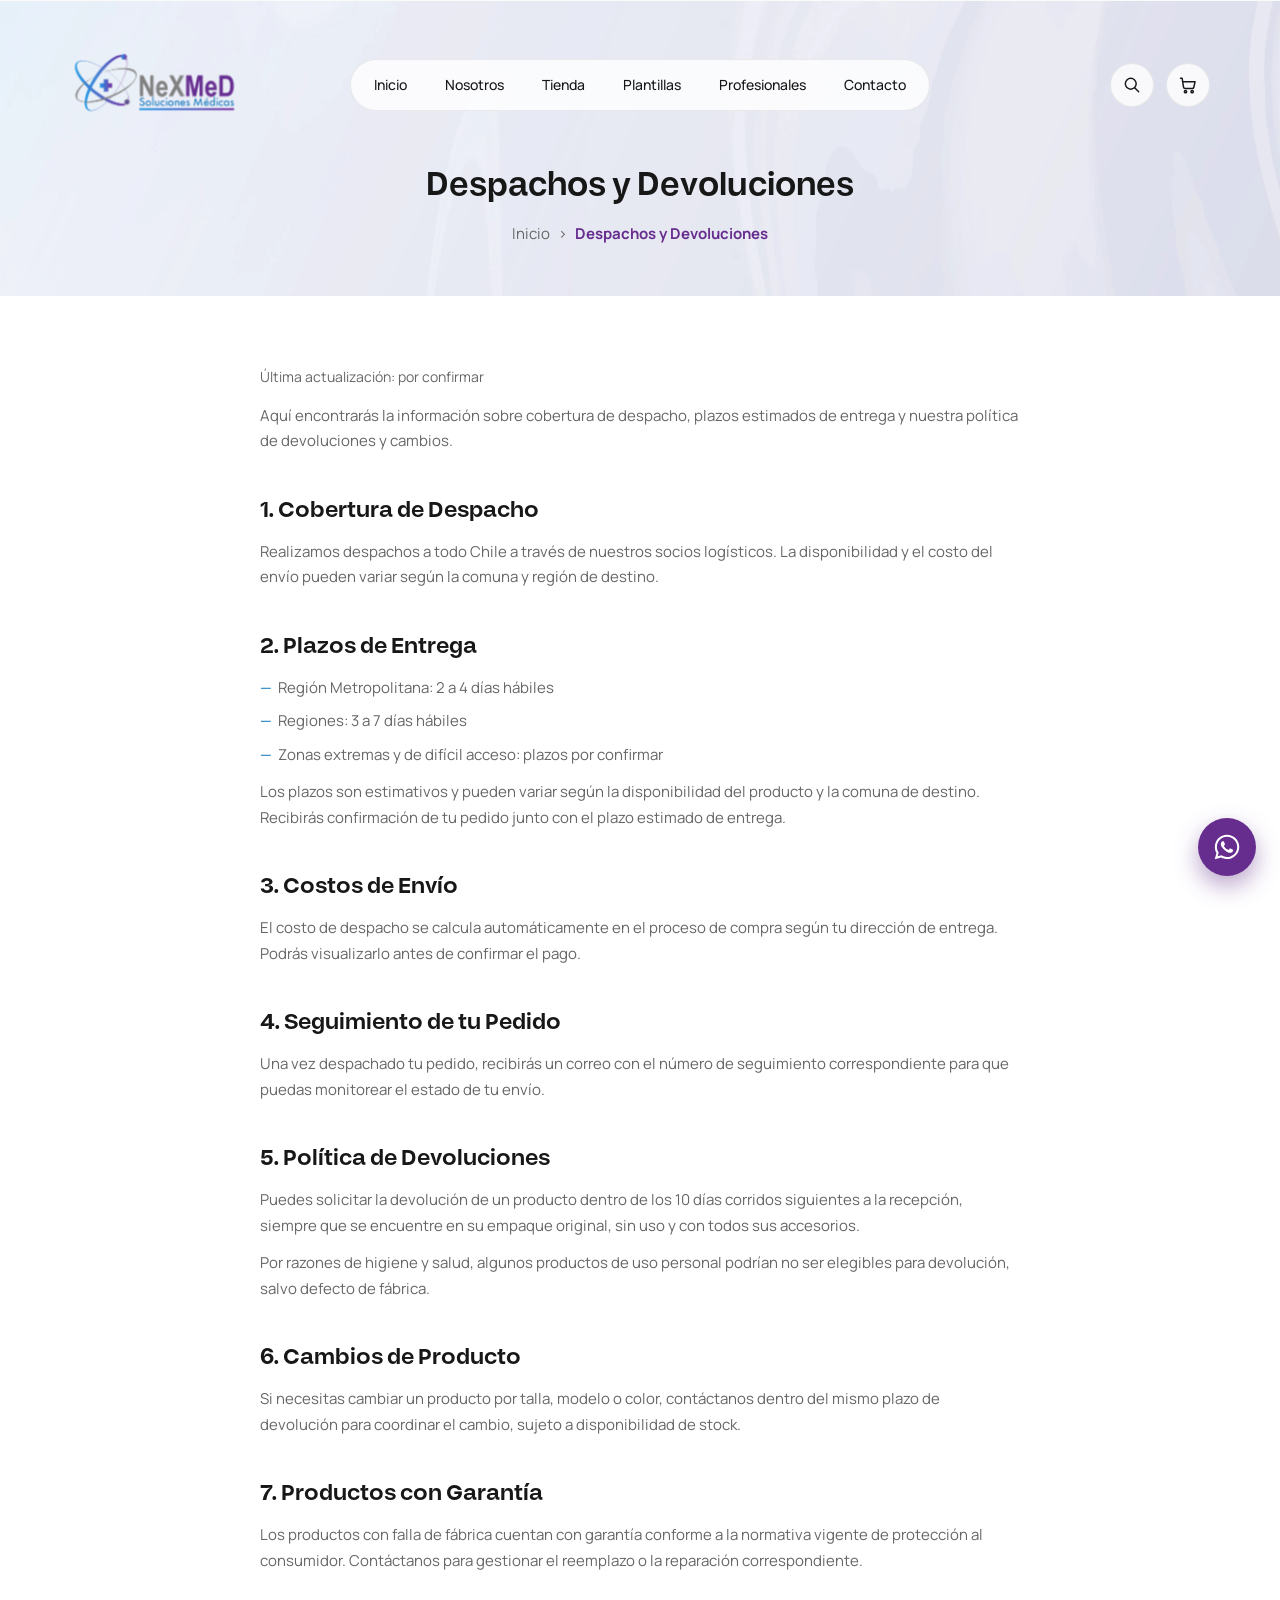
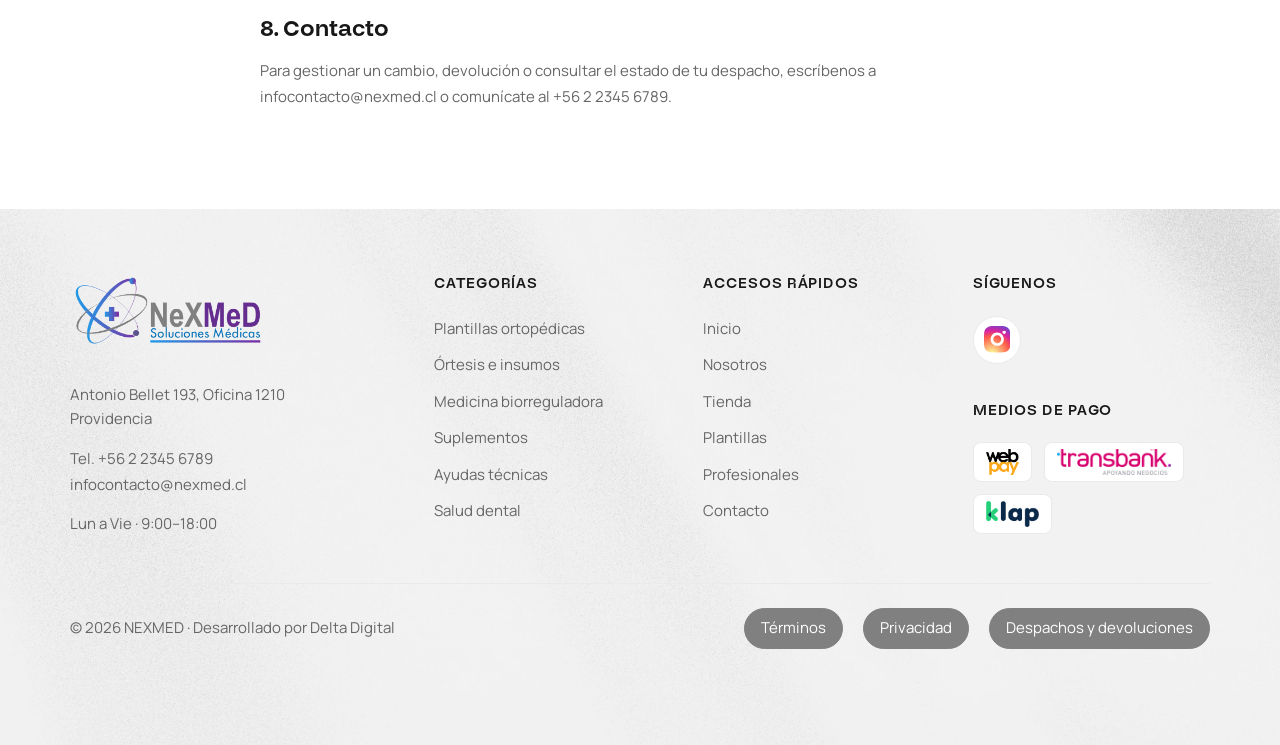
<file: despachos.html>
<!doctype html>
<html lang="es">
  <head>
    <meta charset="UTF-8" />
    <meta name="viewport" content="width=device-width, initial-scale=1" />
    <title>Despachos y Devoluciones — NEXMED</title>
    <meta
      name="description"
      content="Información sobre cobertura de despacho, plazos de entrega y política de devoluciones de NEXMED."
    />
    <link rel="preconnect" href="https://fonts.googleapis.com" />
    <link rel="preconnect" href="https://fonts.gstatic.com" crossorigin />
    <link
      href="https://fonts.googleapis.com/css2?family=Manrope:wght@400;500;600;700;800&display=swap"
      rel="stylesheet"
    />
    <link rel="stylesheet" href="assets/css/styles.css" />
  </head>
  <!--
    Texto de relleno (placeholder) a solicitud del cliente, mientras
    logística/operaciones entrega el texto definitivo (plazos y costos
    reales). No usar como contenido final sin revisión.
  -->
  <body data-page="despachos">
    <a
      href="#main-content"
      class="sr-only focus:not-sr-only focus:absolute focus:left-4 focus:top-4 focus:z-[60] focus:rounded-btn focus:bg-brand-purple focus:px-4 focus:py-2 focus:text-white"
    >
      Saltar al contenido
    </a>

    <div id="header-sentinel" class="h-px" aria-hidden="true"></div>
    <header id="site-header" class="fixed inset-x-0 top-0 z-50">
      <div
        class="header-row relative grid w-full grid-cols-[1fr_auto] items-center gap-4 px-4 py-4 md:px-5 md:py-5 lg:grid-cols-[1fr_auto_1fr] lg:px-[70px] lg:pt-[50px] lg:pb-6"
      >
        <a
          href="index.html"
          class="relative block h-[42px] w-auto md:h-[48px] shrink-0 justify-self-start transition-opacity duration-300 hover:opacity-80 lg:h-[69px]"
          aria-label="NEXMED, ir al inicio"
        >
          <img
            src="assets/images/nexmed-logo.webp"
            alt="NEXMED Soluciones Médicas"
            width="3508"
            height="1430"
            class="block h-[42px] w-auto md:h-[48px] lg:h-[69px]"
          />
        </a>

        <nav aria-label="Navegación principal" class="hidden justify-self-center lg:block">
          <ul id="primary-nav-list" class="header-nav-pill flex items-center gap-1 rounded-full p-1.5"></ul>
        </nav>

        <div class="flex items-center justify-self-end gap-2 md:gap-3">
          <button
            type="button"
            id="search-toggle-button"
            aria-expanded="false"
            aria-controls="search-panel"
            aria-label="Buscar"
            class="header-icon-pill flex h-11 w-11 shrink-0 items-center justify-center rounded-full"
          >
            <svg viewBox="0 0 24 24" fill="none" stroke="currentColor" stroke-width="1.75" stroke-linecap="round" stroke-linejoin="round" aria-hidden="true" class="h-5 w-5">
              <circle cx="10.5" cy="10.5" r="6.5" />
              <path d="M20 20l-4.8-4.8" />
            </svg>
          </button>

          <a
            href="carrito.html"
            id="header-cart-button"
            aria-label="Carrito, vacío"
            class="header-icon-pill relative flex h-11 w-11 shrink-0 items-center justify-center rounded-full"
          >
            <svg viewBox="0 0 24 24" fill="none" stroke="currentColor" stroke-width="1.75" stroke-linecap="round" stroke-linejoin="round" aria-hidden="true" class="h-5 w-5">
              <path d="M3 4h2l1.6 10.6a2 2 0 0 0 2 1.7h8.4a2 2 0 0 0 2-1.6L20.5 8H6" />
              <circle cx="9" cy="20" r="1.4" />
              <circle cx="17" cy="20" r="1.4" />
            </svg>
            <span id="header-cart-badge" class="header-cart-badge" hidden>0</span>
          </a>

          <button
            type="button"
            id="mobile-menu-button"
            aria-expanded="false"
            aria-controls="mobile-menu"
            aria-haspopup="dialog"
            aria-label="Abrir menú"
            class="header-icon-pill flex h-11 w-11 shrink-0 items-center justify-center rounded-full lg:hidden"
          >
            <svg id="icon-menu" viewBox="0 0 24 24" fill="none" stroke="currentColor" stroke-width="1.75" stroke-linecap="round" stroke-linejoin="round" aria-hidden="true" class="h-5 w-5">
              <path d="M4 7h16" />
              <path d="M4 12h16" />
              <path d="M4 17h16" />
            </svg>
          </button>
        </div>
      </div>
    </header>

    <div id="search-overlay" hidden aria-hidden="true"></div>

    <div id="search-panel" role="search" hidden class="search-panel">
      <form class="search-panel__input-row" onsubmit="event.preventDefault()">
        <svg viewBox="0 0 24 24" fill="none" stroke="currentColor" stroke-width="1.75" stroke-linecap="round" stroke-linejoin="round" aria-hidden="true" class="h-5 w-5 shrink-0 text-ink-secondary">
          <circle cx="10.5" cy="10.5" r="6.5" />
          <path d="M20 20l-4.8-4.8" />
        </svg>
        <label for="header-search-input" class="sr-only">Buscar productos, marcas, categorías</label>
        <input
          id="header-search-input"
          type="search"
          name="q"
          placeholder="Buscar productos, marcas, categorías..."
          autocomplete="off"
          class="search-panel__input"
        />
        <button type="button" id="search-clear-button" aria-label="Limpiar búsqueda" class="search-panel__clear" hidden>
          <svg viewBox="0 0 24 24" fill="none" stroke="currentColor" stroke-width="1.75" stroke-linecap="round" stroke-linejoin="round" aria-hidden="true" class="h-4 w-4">
            <path d="M6 6l12 12M18 6L6 18" />
          </svg>
        </button>
      </form>

      <a href="tienda.html" class="search-panel__see-all">Ver todos los resultados</a>

      <div id="search-results" class="search-panel__results">
        <p class="search-panel__empty">Escribe para buscar en nuestro catálogo.</p>
      </div>
    </div>

    <div id="cart-drawer-overlay" hidden></div>
    <aside id="cart-drawer" class="cart-drawer" hidden aria-hidden="true" aria-label="Carrito de compras">
      <div class="cart-drawer__header">
        <h2 class="cart-drawer__title">Carrito de compras</h2>
        <button type="button" id="cart-drawer-close" class="cart-drawer__close" aria-label="Cerrar carrito">
          <svg viewBox="0 0 24 24" fill="none" stroke="currentColor" stroke-width="1.75" stroke-linecap="round" stroke-linejoin="round" aria-hidden="true" class="h-5 w-5">
            <path d="M6 6l12 12M18 6L6 18" />
          </svg>
        </button>
      </div>
      <div id="cart-drawer-body" class="cart-drawer__body"></div>
      <div id="cart-drawer-footer" class="cart-drawer__footer" hidden>
        <div class="cart-drawer__subtotal-row">
          <span>Subtotal</span>
          <span id="cart-drawer-subtotal"></span>
        </div>
        <p class="cart-drawer__shipping-note">Envío: se calcula en el checkout según tu dirección.</p>
        <div class="cart-drawer__actions">
          <a href="carrito.html" class="cart-drawer__view-cart">Ver carrito</a>
          <a href="checkout.html" class="cart-drawer__checkout">Iniciar compra</a>
        </div>
      </div>
    </aside>

    <main id="main-content">
      <section class="shop-banner pt-[112px] pb-[40px] md:pt-[124px] lg:pt-[160px] lg:pb-[50px]">
        <h1 class="shop-banner__title">Despachos y Devoluciones</h1>
        <nav class="shop-banner__breadcrumb" aria-label="Ruta de navegación">
          <a href="index.html">Inicio</a>
          <span class="shop-banner__breadcrumb-sep" aria-hidden="true">›</span>
          <span class="shop-banner__breadcrumb-current">Despachos y Devoluciones</span>
        </nav>
      </section>

      <section class="bg-surface px-4 pt-[70px] pb-[100px] md:px-5 lg:px-[70px]">
        <div class="legal-content">
          <p class="legal-content__updated">Última actualización: por confirmar</p>
          <p class="legal-content__intro">
            Aquí encontrarás la información sobre cobertura de despacho, plazos estimados de
            entrega y nuestra política de devoluciones y cambios.
          </p>

          <div class="legal-section">
            <h2 class="legal-section__heading">1. Cobertura de Despacho</h2>
            <p class="legal-section__text">
              Realizamos despachos a todo Chile a través de nuestros socios logísticos. La
              disponibilidad y el costo del envío pueden variar según la comuna y región de
              destino.
            </p>
          </div>

          <div class="legal-section">
            <h2 class="legal-section__heading">2. Plazos de Entrega</h2>
            <ul class="legal-section__list">
              <li>Región Metropolitana: 2 a 4 días hábiles</li>
              <li>Regiones: 3 a 7 días hábiles</li>
              <li>Zonas extremas y de difícil acceso: plazos por confirmar</li>
            </ul>
            <p class="legal-section__text">
              Los plazos son estimativos y pueden variar según la disponibilidad del producto y
              la comuna de destino. Recibirás confirmación de tu pedido junto con el plazo
              estimado de entrega.
            </p>
          </div>

          <div class="legal-section">
            <h2 class="legal-section__heading">3. Costos de Envío</h2>
            <p class="legal-section__text">
              El costo de despacho se calcula automáticamente en el proceso de compra según tu
              dirección de entrega. Podrás visualizarlo antes de confirmar el pago.
            </p>
          </div>

          <div class="legal-section">
            <h2 class="legal-section__heading">4. Seguimiento de tu Pedido</h2>
            <p class="legal-section__text">
              Una vez despachado tu pedido, recibirás un correo con el número de seguimiento
              correspondiente para que puedas monitorear el estado de tu envío.
            </p>
          </div>

          <div class="legal-section">
            <h2 class="legal-section__heading">5. Política de Devoluciones</h2>
            <p class="legal-section__text">
              Puedes solicitar la devolución de un producto dentro de los 10 días corridos
              siguientes a la recepción, siempre que se encuentre en su empaque original, sin
              uso y con todos sus accesorios.
            </p>
            <p class="legal-section__text">
              Por razones de higiene y salud, algunos productos de uso personal podrían no ser
              elegibles para devolución, salvo defecto de fábrica.
            </p>
          </div>

          <div class="legal-section">
            <h2 class="legal-section__heading">6. Cambios de Producto</h2>
            <p class="legal-section__text">
              Si necesitas cambiar un producto por talla, modelo o color, contáctanos dentro del
              mismo plazo de devolución para coordinar el cambio, sujeto a disponibilidad de
              stock.
            </p>
          </div>

          <div class="legal-section">
            <h2 class="legal-section__heading">7. Productos con Garantía</h2>
            <p class="legal-section__text">
              Los productos con falla de fábrica cuentan con garantía conforme a la normativa
              vigente de protección al consumidor. Contáctanos para gestionar el reemplazo o la
              reparación correspondiente.
            </p>
          </div>

          <div class="legal-section">
            <h2 class="legal-section__heading">8. Contacto</h2>
            <p class="legal-section__text">
              Para gestionar un cambio, devolución o consultar el estado de tu despacho,
              escríbenos a
              <a href="mailto:infocontacto@nexmed.cl" class="transition-colors duration-300 hover:text-brand-blue">infocontacto@nexmed.cl</a>
              o comunícate al
              <a href="tel:+56223456789" class="transition-colors duration-300 hover:text-brand-blue">+56 2 2345 6789</a>.
            </p>
          </div>
        </div>
      </section>
    </main>

    <footer id="site-footer" class="px-4 pt-16 pb-8 md:px-5 lg:px-[70px]">
      <div class="pointer-events-none absolute inset-0" aria-hidden="true">
        <img src="assets/images/Footer/footer-background.webp" alt="" class="h-full w-full object-cover" />
      </div>
      <div data-reveal class="footer-grid relative grid grid-cols-2 gap-x-6 gap-y-10 border-b border-border pb-12 lg:grid-cols-[1.4fr_1fr_1fr_1fr] lg:gap-x-8 lg:gap-y-12">
        <div>
          <a href="index.html" class="inline-flex" aria-label="NEXMED, ir al inicio">
            <img src="assets/images/nexmed-logo.webp" alt="NEXMED Soluciones Médicas" class="h-20 w-auto" />
          </a>
          <address class="mt-6 text-[15px] not-italic leading-relaxed text-ink-secondary">
            Antonio Bellet 193, Oficina 1210<br />
            Providencia
          </address>
          <p class="mt-4 text-[15px] text-ink-secondary">
            <a href="tel:+56223456789" class="transition-colors duration-300 hover:text-brand-blue">Tel. +56 2 2345 6789</a>
          </p>
          <p class="mt-1 text-[15px] text-ink-secondary">
            <a href="mailto:infocontacto@nexmed.cl" class="transition-colors duration-300 hover:text-brand-blue">infocontacto@nexmed.cl</a>
          </p>
          <p class="mt-4 text-[15px] text-ink-secondary">Lun a Vie · 9:00–18:00</p>
        </div>

        <nav aria-label="Categorías">
          <h3 class="footer-heading">Categorías</h3>
          <ul class="mt-5 flex flex-col gap-3">
            <li><a href="tienda.html#plantillas" class="footer-link">Plantillas ortopédicas</a></li>
            <li><a href="tienda.html#ortesis" class="footer-link">Órtesis e insumos</a></li>
            <li><a href="tienda.html#biorreguladora" class="footer-link">Medicina biorreguladora</a></li>
            <li><a href="tienda.html#suplementos" class="footer-link">Suplementos</a></li>
            <li><a href="tienda.html?categoria=Ayudas%20T%C3%A9cnicas" class="footer-link">Ayudas técnicas</a></li>
            <li><a href="tienda.html?categoria=Salud%20Dental" class="footer-link">Salud dental</a></li>
          </ul>
        </nav>

        <nav aria-label="Accesos rápidos">
          <h3 class="footer-heading">Accesos rápidos</h3>
          <ul class="mt-5 flex flex-col gap-3">
            <li><a href="index.html" class="footer-link">Inicio</a></li>
            <li><a href="nosotros.html" class="footer-link">Nosotros</a></li>
            <li><a href="tienda.html" class="footer-link">Tienda</a></li>
            <li><a href="plantillas.html" class="footer-link">Plantillas</a></li>
            <li><a href="profesionales.html" class="footer-link">Profesionales</a></li>
            <li><a href="contacto.html" class="footer-link">Contacto</a></li>
          </ul>
        </nav>

        <div>
          <h3 class="footer-heading">Síguenos</h3>
          <div class="mt-5 flex items-center gap-3">
            <a
              href="https://www.instagram.com/nexmed_solucionesmedicas?igsh=MWo2Mmt6dW1jb3lvaQ%3D%3D"
              target="_blank"
              rel="noopener noreferrer"
              aria-label="Instagram"
              class="footer-social-slot"
            >
              <svg viewBox="0 0 500 500" class="h-[26.45px] w-[26.45px]" aria-hidden="true">
                <defs>
                  <radialGradient id="instagram-gradient" cx="30%" cy="107%" r="150%">
                    <stop offset="0%" stop-color="#fdf497" />
                    <stop offset="5%" stop-color="#fdf497" />
                    <stop offset="45%" stop-color="#fd5949" />
                    <stop offset="60%" stop-color="#d6249f" />
                    <stop offset="90%" stop-color="#285AEB" />
                  </radialGradient>
                </defs>
                <path d="M275.7 0C303.824 0.0749982 318.098 0.224995 330.423 0.574986L335.272 0.749981C340.872 0.949976 346.397 1.19997 353.071 1.49996C379.67 2.74993 397.819 6.94983 413.743 13.1247C430.242 19.4745 444.142 28.0743 458.041 41.949C470.758 54.442 480.595 69.5601 486.865 86.2479C493.039 102.173 497.239 120.322 498.489 146.946C498.789 153.596 499.039 159.121 499.239 164.746L499.389 169.596C499.764 181.896 499.914 196.17 499.964 224.295L499.989 242.944V275.693C500.05 293.928 499.858 312.163 499.414 330.392L499.264 335.242C499.064 340.867 498.814 346.392 498.514 353.041C497.264 379.666 493.014 397.79 486.865 413.74C480.595 430.428 470.758 445.546 458.041 458.039C445.548 470.756 430.431 480.593 413.743 486.863C397.819 493.038 379.67 497.238 353.071 498.488L335.272 499.238L330.423 499.388C318.098 499.738 303.824 499.913 275.7 499.963L257.051 499.988H224.328C206.085 500.052 187.843 499.861 169.606 499.413L164.756 499.263C158.821 499.038 152.888 498.78 146.957 498.488C120.358 497.238 102.209 493.038 86.2599 486.863C69.5815 480.59 54.4725 470.753 41.9871 458.039C29.2614 445.548 19.416 430.43 13.1386 413.74C6.96387 397.815 2.76408 379.666 1.51414 353.041L0.764181 335.242L0.63919 330.392C0.178364 312.163 -0.0299809 293.928 0.0142192 275.693V224.295C-0.0549747 206.06 0.128369 187.825 0.564193 169.596L0.739184 164.746C0.939174 159.121 1.18916 153.596 1.48915 146.946C2.73908 120.322 6.93887 102.198 13.1136 86.2479C19.4056 69.5533 29.2683 54.4346 42.0121 41.949C54.4903 29.238 69.5904 19.4014 86.2599 13.1247C102.209 6.94983 120.333 2.74993 146.957 1.49996C153.606 1.19997 159.156 0.949976 164.756 0.749981L169.606 0.599984C187.835 0.155814 206.069 -0.0358666 224.303 0.0249976L275.7 0ZM250.002 124.997C216.851 124.997 185.059 138.166 161.618 161.608C138.177 185.049 125.008 216.843 125.008 249.994C125.008 283.145 138.177 314.939 161.618 338.38C185.059 361.822 216.851 374.991 250.002 374.991C283.152 374.991 314.945 361.822 338.385 338.38C361.826 314.939 374.995 283.145 374.995 249.994C374.995 216.843 361.826 185.049 338.385 161.608C314.945 138.166 283.152 124.997 250.002 124.997ZM250.002 174.996C259.85 174.994 269.603 176.932 278.702 180.7C287.802 184.467 296.07 189.99 303.036 196.953C310.001 203.916 315.526 212.183 319.297 221.282C323.067 230.38 325.009 240.133 325.01 249.981C325.012 259.83 323.074 269.583 319.306 278.683C315.539 287.783 310.016 296.051 303.053 303.017C296.09 309.982 287.824 315.508 278.725 319.278C269.627 323.049 259.875 324.99 250.027 324.992C230.136 324.992 211.061 317.091 196.996 303.026C182.932 288.961 175.03 269.885 175.03 249.994C175.03 230.103 182.932 211.027 196.996 196.962C211.061 182.897 230.136 174.996 250.027 174.996M381.27 87.4979C372.982 87.4979 365.034 90.7902 359.174 96.6506C353.314 102.511 350.022 110.459 350.022 118.747C350.022 127.035 353.314 134.983 359.174 140.844C365.034 146.704 372.982 149.996 381.27 149.996C389.558 149.996 397.506 146.704 403.366 140.844C409.226 134.983 412.518 127.035 412.518 118.747C412.518 110.459 409.226 102.511 403.366 96.6506C397.506 90.7902 389.558 87.4979 381.27 87.4979Z" fill="url(#instagram-gradient)" />
              </svg>
            </a>
          </div>

          <h3 class="footer-heading mt-9">Medios de pago</h3>
          <div class="mt-5 flex flex-wrap items-center gap-3">
            <span class="footer-payment-slot">
              <img src="assets/images/Footer/Pagos/WebPay.png" alt="WebPay" />
            </span>
            <span class="footer-payment-slot">
              <img src="assets/images/Footer/Pagos/transbank.png" alt="Transbank" />
            </span>
            <span class="footer-payment-slot">
              <img src="assets/images/Footer/Pagos/KLAP.png" alt="KLAP" />
            </span>
          </div>
        </div>
      </div>

      <div class="relative flex flex-col gap-3 pt-6 text-[15px] text-ink-secondary sm:flex-row sm:items-center sm:justify-between">
        <p class="order-last sm:order-none">© 2026 NEXMED · <a href="https://deltadigital.cl" target="_blank" rel="noopener noreferrer" class="transition-colors duration-300 hover:text-brand-blue">Desarrollado por Delta Digital</a></p>
        <div class="footer-legal-links">
          <a href="terminos.html" class="footer-legal-link">Términos</a>
          <a href="privacidad.html" class="footer-legal-link">Privacidad</a>
          <a href="despachos.html" class="footer-legal-link">Despachos y devoluciones</a>
        </div>
      </div>
    </footer>

    <a
      href="https://wa.me/56223456789"
      target="_blank"
      rel="noopener noreferrer"
      aria-label="Escríbenos por WhatsApp"
      class="whatsapp-float"
    >
      <svg viewBox="0 0 448 512" fill="currentColor" aria-hidden="true">
        <path d="M380.9 97.1C339 55.1 283.2 32 223.9 32c-122.4 0-222 99.6-222 222 0 39.1 10.2 77.3 29.6 111L0 480l117.7-30.9c32.4 17.7 68.9 27 106.1 27h.1c122.3 0 224.1-99.6 224.1-222 0-59.3-25.2-115-67.1-157zm-157 341.6c-33.2 0-65.7-8.9-94-25.7l-6.7-4-69.8 18.3L72 359.2l-4.4-7c-18.5-29.4-28.2-63.3-28.2-98.2 0-101.7 82.8-184.5 184.6-184.5 49.3 0 95.6 19.2 130.4 54.1 34.8 34.9 56.2 81.2 56.1 130.5 0 101.8-84.9 184.6-186.6 184.6zm101.2-138.2c-5.5-2.8-32.8-16.2-37.9-18-5.1-1.9-8.8-2.8-12.5 2.8-3.7 5.6-14.3 18-17.6 21.8-3.2 3.7-6.5 4.2-12 1.4-32.6-16.3-54-29.1-75.5-66-5.7-9.8 5.7-9.1 16.3-30.3 1.8-3.7.9-6.9-.5-9.7-1.4-2.8-12.5-30.1-17.1-41.2-4.5-10.8-9.1-9.3-12.5-9.5-3.2-.2-6.9-.2-10.6-.2-3.7 0-9.7 1.4-14.8 6.9-5.1 5.6-19.4 19-19.4 46.3 0 27.3 19.9 53.7 22.6 57.4 2.8 3.7 39.1 59.7 94.8 83.8 35.2 15.2 49 16.5 66.6 13.9 10.7-1.6 32.8-13.4 37.4-26.4 4.6-13 4.6-24.1 3.2-26.4-1.3-2.5-5-3.9-10.5-6.6z" />
      </svg>
    </a>

    <script src="assets/js/products-data.js" defer></script>
    <script src="assets/js/cart.js" defer></script>
    <script src="assets/js/header.js" defer></script>
    <script src="assets/js/scroll-reveal.js" defer></script>
    <script src="assets/js/parallax.js" defer></script>
    <script src="assets/js/brand-marquee.js" defer></script>
  </body>
</html>
</file>
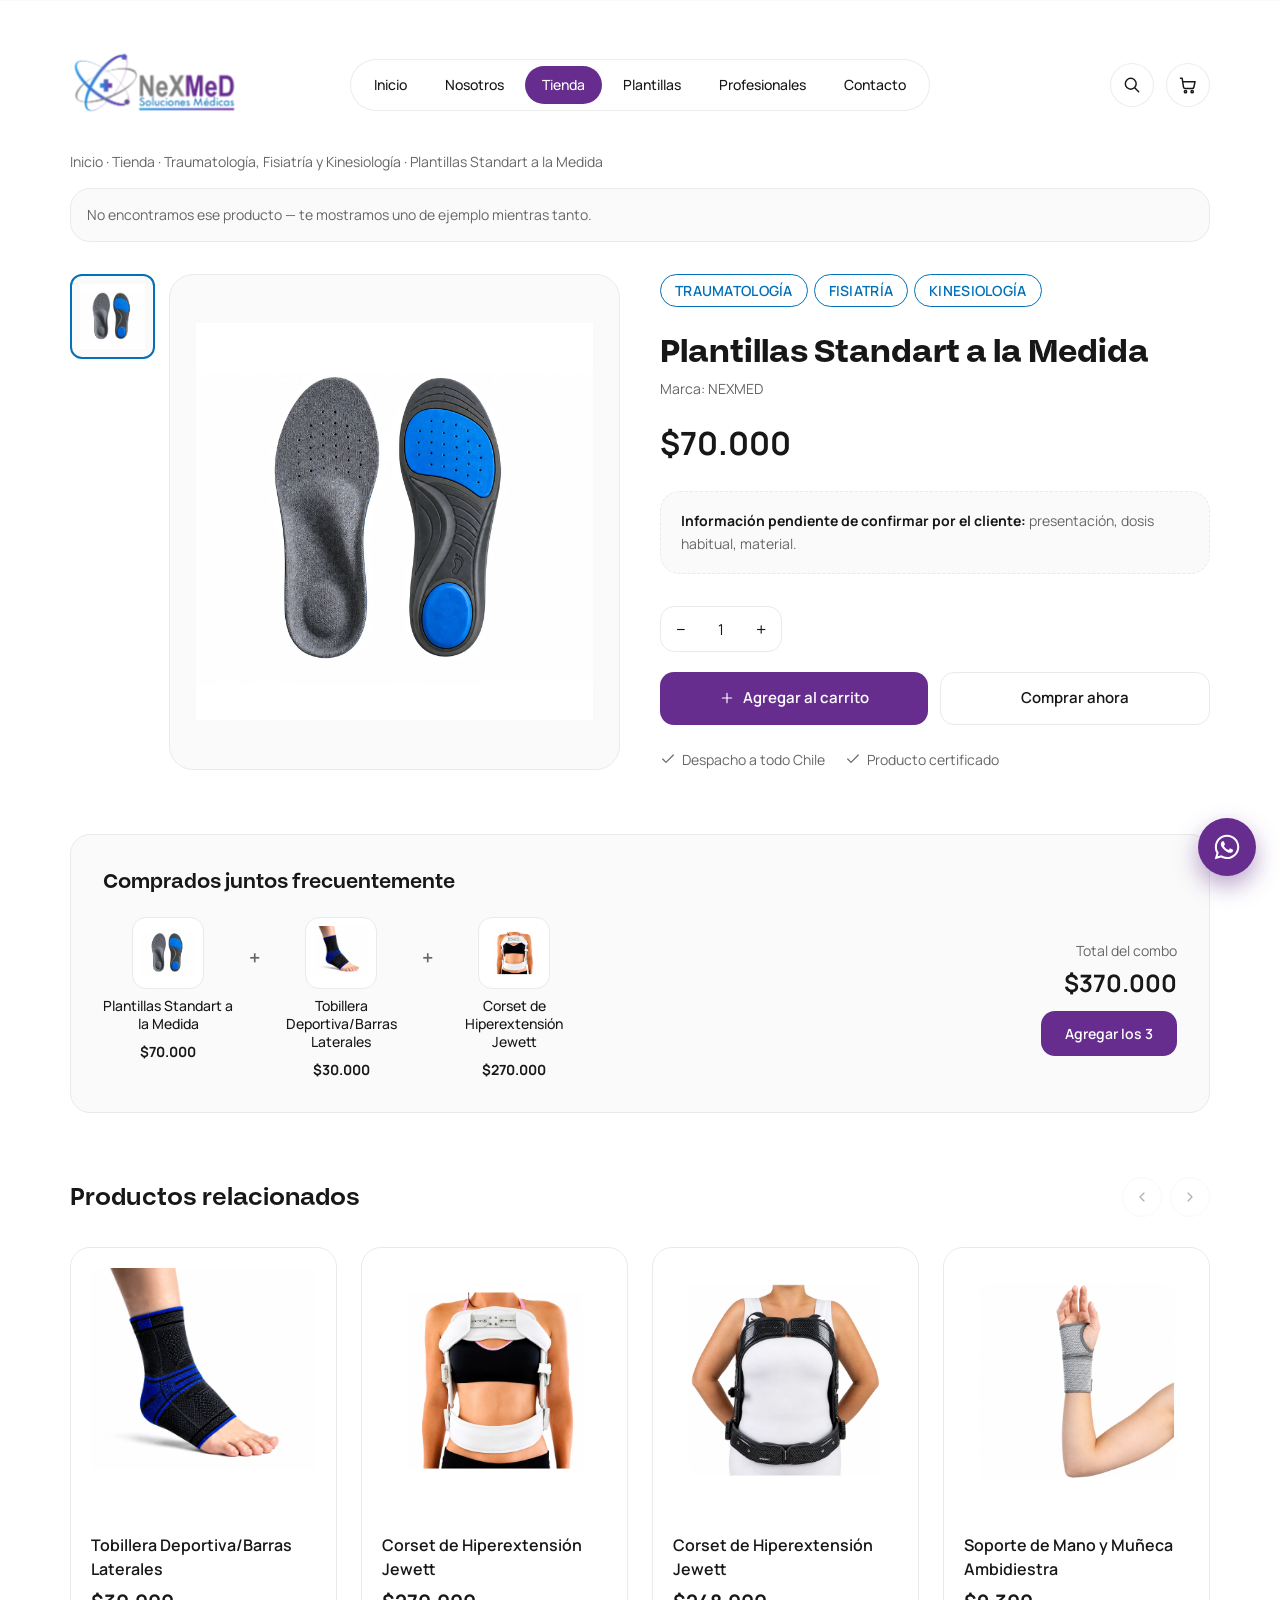
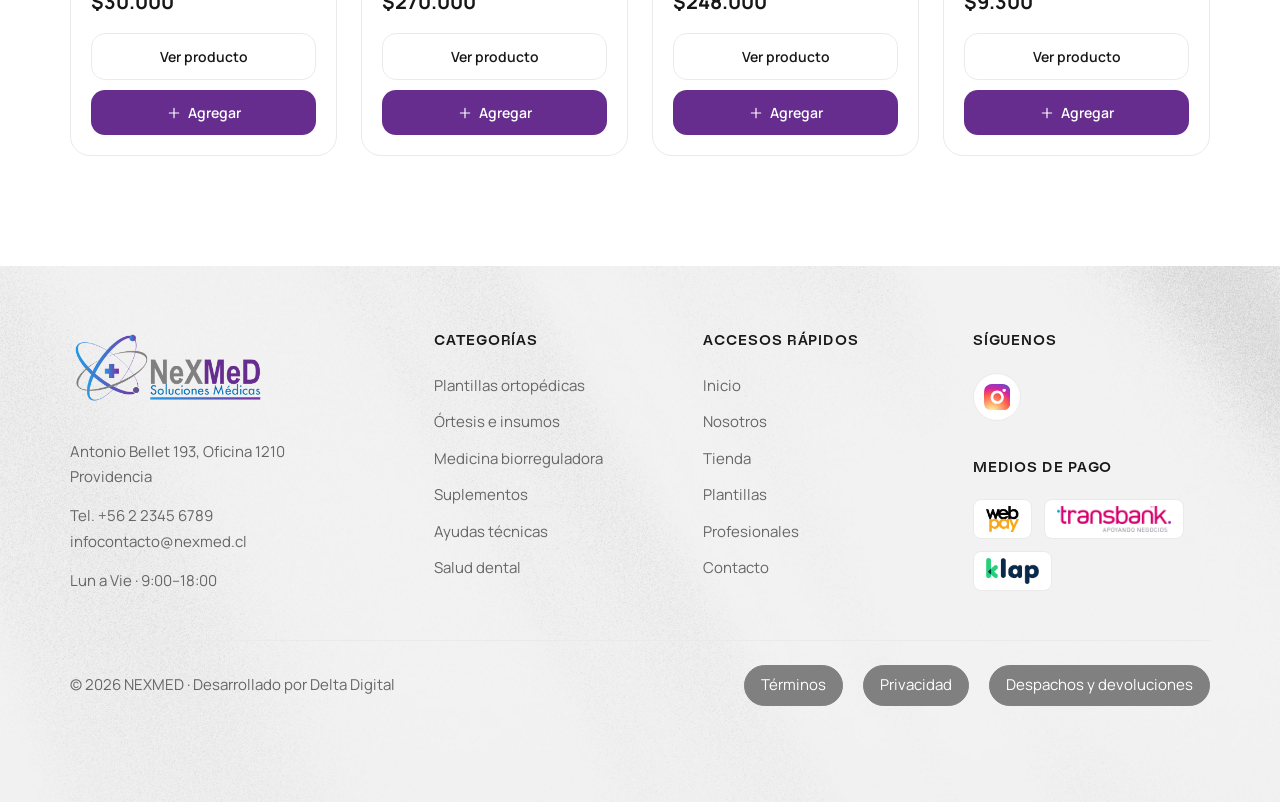
<file: ficha-producto.html>
<!doctype html>
<html lang="es">
  <head>
    <meta charset="UTF-8" />
    <meta name="viewport" content="width=device-width, initial-scale=1" />
    <title>Producto — NEXMED</title>
    <meta name="description" content="Ficha de producto NEXMED: indicación, presentación y precio." />
    <link rel="preconnect" href="https://fonts.googleapis.com" />
    <link rel="preconnect" href="https://fonts.gstatic.com" crossorigin />
    <link
      href="https://fonts.googleapis.com/css2?family=Manrope:wght@400;500;600;700;800&display=swap"
      rel="stylesheet"
    />
    <link rel="stylesheet" href="assets/css/styles.css" />
  </head>
  <body data-page="tienda">
    <a
      href="#main-content"
      class="sr-only focus:not-sr-only focus:absolute focus:left-4 focus:top-4 focus:z-[60] focus:rounded-btn focus:bg-brand-purple focus:px-4 focus:py-2 focus:text-white"
    >
      Saltar al contenido
    </a>

    <div id="header-sentinel" class="h-px" aria-hidden="true"></div>
    <header id="site-header" class="fixed inset-x-0 top-0 z-50">
      <div
        class="header-row relative grid w-full grid-cols-[1fr_auto] items-center gap-4 px-4 py-4 md:px-5 md:py-5 lg:grid-cols-[1fr_auto_1fr] lg:px-[70px] lg:pt-[50px] lg:pb-6"
      >
        <a
          href="index.html"
          class="relative block h-[42px] w-auto md:h-[48px] shrink-0 justify-self-start transition-opacity duration-300 hover:opacity-80 lg:h-[69px]"
          aria-label="NEXMED, ir al inicio"
        >
          <img
            src="assets/images/nexmed-logo.webp"
            alt="NEXMED Soluciones Médicas"
            width="3508"
            height="1430"
            class="block h-[42px] w-auto md:h-[48px] lg:h-[69px]"
          />
        </a>

        <nav aria-label="Navegación principal" class="hidden justify-self-center lg:block">
          <ul id="primary-nav-list" class="header-nav-pill flex items-center gap-1 rounded-full p-1.5"></ul>
        </nav>

        <div class="flex items-center justify-self-end gap-2 md:gap-3">
          <button
            type="button"
            id="search-toggle-button"
            aria-expanded="false"
            aria-controls="search-panel"
            aria-label="Buscar"
            class="header-icon-pill flex h-11 w-11 shrink-0 items-center justify-center rounded-full"
          >
            <svg viewBox="0 0 24 24" fill="none" stroke="currentColor" stroke-width="1.75" stroke-linecap="round" stroke-linejoin="round" aria-hidden="true" class="h-5 w-5">
              <circle cx="10.5" cy="10.5" r="6.5" />
              <path d="M20 20l-4.8-4.8" />
            </svg>
          </button>

          <a
            href="carrito.html"
            id="header-cart-button"
            aria-label="Carrito, vacío"
            class="header-icon-pill relative flex h-11 w-11 shrink-0 items-center justify-center rounded-full"
          >
            <svg viewBox="0 0 24 24" fill="none" stroke="currentColor" stroke-width="1.75" stroke-linecap="round" stroke-linejoin="round" aria-hidden="true" class="h-5 w-5">
              <path d="M3 4h2l1.6 10.6a2 2 0 0 0 2 1.7h8.4a2 2 0 0 0 2-1.6L20.5 8H6" />
              <circle cx="9" cy="20" r="1.4" />
              <circle cx="17" cy="20" r="1.4" />
            </svg>
            <span id="header-cart-badge" class="header-cart-badge" hidden>0</span>
          </a>

          <button
            type="button"
            id="mobile-menu-button"
            aria-expanded="false"
            aria-controls="mobile-menu"
            aria-haspopup="dialog"
            aria-label="Abrir menú"
            class="header-icon-pill flex h-11 w-11 shrink-0 items-center justify-center rounded-full lg:hidden"
          >
            <svg id="icon-menu" viewBox="0 0 24 24" fill="none" stroke="currentColor" stroke-width="1.75" stroke-linecap="round" stroke-linejoin="round" aria-hidden="true" class="h-5 w-5">
              <path d="M4 7h16" />
              <path d="M4 12h16" />
              <path d="M4 17h16" />
            </svg>
          </button>
        </div>
      </div>
    </header>

    <div id="search-overlay" hidden aria-hidden="true"></div>

    <div id="search-panel" role="search" hidden class="search-panel">
      <form class="search-panel__input-row" onsubmit="event.preventDefault()">
        <svg viewBox="0 0 24 24" fill="none" stroke="currentColor" stroke-width="1.75" stroke-linecap="round" stroke-linejoin="round" aria-hidden="true" class="h-5 w-5 shrink-0 text-ink-secondary">
          <circle cx="10.5" cy="10.5" r="6.5" />
          <path d="M20 20l-4.8-4.8" />
        </svg>
        <label for="header-search-input" class="sr-only">Buscar productos, marcas, categorías</label>
        <input
          id="header-search-input"
          type="search"
          name="q"
          placeholder="Buscar productos, marcas, categorías..."
          autocomplete="off"
          class="search-panel__input"
        />
        <button type="button" id="search-clear-button" aria-label="Limpiar búsqueda" class="search-panel__clear" hidden>
          <svg viewBox="0 0 24 24" fill="none" stroke="currentColor" stroke-width="1.75" stroke-linecap="round" stroke-linejoin="round" aria-hidden="true" class="h-4 w-4">
            <path d="M6 6l12 12M18 6L6 18" />
          </svg>
        </button>
      </form>

      <a href="tienda.html" class="search-panel__see-all">Ver todos los resultados</a>

      <div id="search-results" class="search-panel__results">
        <p class="search-panel__empty">Escribe para buscar en nuestro catálogo.</p>
      </div>
    </div>

    <div id="cart-drawer-overlay" hidden></div>
    <aside id="cart-drawer" class="cart-drawer" hidden aria-hidden="true" aria-label="Carrito de compras">
      <div class="cart-drawer__header">
        <h2 class="cart-drawer__title">Carrito de compras</h2>
        <button type="button" id="cart-drawer-close" class="cart-drawer__close" aria-label="Cerrar carrito">
          <svg viewBox="0 0 24 24" fill="none" stroke="currentColor" stroke-width="1.75" stroke-linecap="round" stroke-linejoin="round" aria-hidden="true" class="h-5 w-5">
            <path d="M6 6l12 12M18 6L6 18" />
          </svg>
        </button>
      </div>
      <div id="cart-drawer-body" class="cart-drawer__body"></div>
      <div id="cart-drawer-footer" class="cart-drawer__footer" hidden>
        <div class="cart-drawer__subtotal-row">
          <span>Subtotal</span>
          <span id="cart-drawer-subtotal"></span>
        </div>
        <p class="cart-drawer__shipping-note">Envío: se calcula en el checkout según tu dirección.</p>
        <div class="cart-drawer__actions">
          <a href="carrito.html" class="cart-drawer__view-cart">Ver carrito</a>
          <a href="checkout.html" class="cart-drawer__checkout">Iniciar compra</a>
        </div>
      </div>
    </aside>

    <main id="main-content">
      <section class="bg-surface px-4 pt-[116px] md:pt-[130px] lg:pt-[150px] pb-[100px] md:px-5 lg:px-[70px]">
        <nav class="shop-breadcrumb" aria-label="Ruta de navegación">
          <a href="index.html">Inicio</a> ·
          <a href="tienda.html">Tienda</a> ·
          <span id="pdp-breadcrumb-categoria"></span> ·
          <span id="pdp-breadcrumb-producto"></span>
        </nav>

        <p id="pdp-not-found" hidden class="mt-4 rounded-card border border-border bg-background p-4 text-sm text-ink-secondary">
          No encontramos ese producto — te mostramos uno de ejemplo mientras tanto.
        </p>

        <div class="pdp-layout mt-8">
          <div class="pdp-gallery">
            <div id="pdp-gallery-thumbs" class="pdp-gallery__thumbs"></div>
            <div id="pdp-image-wrap" class="pdp-image-wrap"></div>
          </div>

          <div>
            <div id="pdp-category-pills" class="pdp-category-pills"></div>
            <h1 id="pdp-title" class="pdp-title"></h1>
            <p class="mt-2 text-sm text-ink-secondary">Marca: <span id="pdp-brand"></span></p>

            <!-- Compra: se oculta en servicios (tipo "servicio" en products-data.js). -->
            <div id="pdp-commerce">
              <p id="pdp-price" class="pdp-price"></p>
  
              <div id="pdp-pending-note" class="pdp-pending-note"></div>
  
              <div class="mt-8 flex flex-wrap items-center gap-4">
                <div class="pdp-quantity">
                  <button type="button" id="pdp-qty-minus" aria-label="Restar cantidad">−</button>
                  <input id="pdp-qty-input" type="text" value="1" inputmode="numeric" aria-label="Cantidad" />
                  <button type="button" id="pdp-qty-plus" aria-label="Sumar cantidad">+</button>
                </div>
              </div>
  
              <div class="pdp-actions">
                <button type="button" class="pdp-actions__primary">
                  <svg viewBox="0 0 24 24" fill="none" stroke="currentColor" stroke-width="1.75" stroke-linecap="round" class="h-4 w-4"><path d="M12 5v14M5 12h14" /></svg>
                  Agregar al carrito
                </button>
                <button type="button" class="pdp-actions__secondary">Comprar ahora</button>
              </div>
  
              <div class="pdp-trust">
                <span>
                  <svg viewBox="0 0 24 24" fill="none" stroke="currentColor" stroke-width="1.75" stroke-linecap="round" stroke-linejoin="round" class="h-4 w-4" aria-hidden="true"><path d="M20 6L9 17l-5-5" /></svg>
                  Despacho a todo Chile
                </span>
                <span>
                  <svg viewBox="0 0 24 24" fill="none" stroke="currentColor" stroke-width="1.75" stroke-linecap="round" stroke-linejoin="round" class="h-4 w-4" aria-hidden="true"><path d="M20 6L9 17l-5-5" /></svg>
                  Producto certificado
                </span>
              </div>
            </div>

            <!-- Servicio no comprable (p. ej. Urofusión): contenido desde products-data.js. -->
            <div id="pdp-service" class="pdp-service" hidden>
              <ul id="pdp-service-points" class="pdp-service__points"></ul>
              <dl class="pdp-service__info">
                <div>
                  <dt>Ubicación</dt>
                  <dd id="pdp-service-location"></dd>
                </div>
                <div>
                  <dt>Teléfonos</dt>
                  <dd id="pdp-service-phones"></dd>
                </div>
              </dl>
              <a id="pdp-service-cta" href="#" target="_blank" rel="noopener noreferrer" class="pdp-service__cta">
                Agendar hora
                <svg viewBox="0 0 24 24" fill="none" stroke="currentColor" stroke-width="1.75" stroke-linecap="round" stroke-linejoin="round" aria-hidden="true" class="h-4 w-4">
                  <path d="M7 17L17 7" />
                  <path d="M8 7h9v9" />
                </svg>
                <span class="sr-only">(se abre en una pestaña nueva)</span>
              </a>
              <p id="pdp-service-note" class="pdp-service__note"></p>
            </div>
          </div>
        </div>

        <div id="pdp-bundle-section" class="pdp-bundle" hidden>
          <h2 class="pdp-bundle__heading">Comprados juntos frecuentemente</h2>
          <div class="pdp-bundle__row">
            <div id="pdp-bundle-items" class="pdp-bundle__items"></div>
            <div class="pdp-bundle__summary">
              <p class="pdp-bundle__total-label">Total del combo</p>
              <p id="pdp-bundle-total" class="pdp-bundle__total-price"></p>
              <button type="button" class="pdp-bundle__cta">Agregar los 3</button>
            </div>
          </div>
        </div>

        <div id="pdp-related-section">
          <div class="pdp-related-header">
            <h2 class="pdp-related-heading">Productos relacionados</h2>
            <div class="flex items-center gap-2">
              <button type="button" id="pdp-related-prev" aria-label="Producto anterior" class="carousel-arrow">
                <svg viewBox="0 0 24 24" fill="none" stroke="currentColor" stroke-width="1.75" stroke-linecap="round" stroke-linejoin="round" aria-hidden="true" class="h-4 w-4">
                  <path d="M15 6l-6 6 6 6" />
                </svg>
              </button>
              <button type="button" id="pdp-related-next" aria-label="Producto siguiente" class="carousel-arrow">
                <svg viewBox="0 0 24 24" fill="none" stroke="currentColor" stroke-width="1.75" stroke-linecap="round" stroke-linejoin="round" aria-hidden="true" class="h-4 w-4">
                  <path d="M9 6l6 6-6 6" />
                </svg>
              </button>
            </div>
          </div>
          <div
            id="pdp-related-grid"
            data-reveal-group
            tabindex="0"
            role="region"
            aria-label="Carrusel de productos relacionados"
            class="product-carousel product-carousel--four"
          ></div>
        </div>
      </section>
    </main>

    <footer id="site-footer" class="px-4 pt-16 pb-8 md:px-5 lg:px-[70px]">
      <div class="pointer-events-none absolute inset-0" aria-hidden="true">
        <img src="assets/images/Footer/footer-background.webp" alt="" class="h-full w-full object-cover" />
      </div>
      <div data-reveal class="footer-grid relative grid grid-cols-2 gap-x-6 gap-y-10 border-b border-border pb-12 lg:grid-cols-[1.4fr_1fr_1fr_1fr] lg:gap-x-8 lg:gap-y-12">
        <div>
          <a href="index.html" class="inline-flex" aria-label="NEXMED, ir al inicio">
            <img src="assets/images/nexmed-logo.webp" alt="NEXMED Soluciones Médicas" class="h-20 w-auto" />
          </a>
          <address class="mt-6 text-[15px] not-italic leading-relaxed text-ink-secondary">
            Antonio Bellet 193, Oficina 1210<br />
            Providencia
          </address>
          <p class="mt-4 text-[15px] text-ink-secondary">
            <a href="tel:+56223456789" class="transition-colors duration-300 hover:text-brand-blue">Tel. +56 2 2345 6789</a>
          </p>
          <p class="mt-1 text-[15px] text-ink-secondary">
            <a href="mailto:infocontacto@nexmed.cl" class="transition-colors duration-300 hover:text-brand-blue">infocontacto@nexmed.cl</a>
          </p>
          <p class="mt-4 text-[15px] text-ink-secondary">Lun a Vie · 9:00–18:00</p>
        </div>

        <nav aria-label="Categorías">
          <h3 class="footer-heading">Categorías</h3>
          <ul class="mt-5 flex flex-col gap-3">
            <li><a href="tienda.html#plantillas" class="footer-link">Plantillas ortopédicas</a></li>
            <li><a href="tienda.html#ortesis" class="footer-link">Órtesis e insumos</a></li>
            <li><a href="tienda.html#biorreguladora" class="footer-link">Medicina biorreguladora</a></li>
            <li><a href="tienda.html#suplementos" class="footer-link">Suplementos</a></li>
            <li><a href="tienda.html?categoria=Ayudas%20T%C3%A9cnicas" class="footer-link">Ayudas técnicas</a></li>
            <li><a href="tienda.html?categoria=Salud%20Dental" class="footer-link">Salud dental</a></li>
          </ul>
        </nav>

        <nav aria-label="Accesos rápidos">
          <h3 class="footer-heading">Accesos rápidos</h3>
          <ul class="mt-5 flex flex-col gap-3">
            <li><a href="index.html" class="footer-link">Inicio</a></li>
            <li><a href="nosotros.html" class="footer-link">Nosotros</a></li>
            <li><a href="tienda.html" class="footer-link">Tienda</a></li>
            <li><a href="plantillas.html" class="footer-link">Plantillas</a></li>
            <li><a href="profesionales.html" class="footer-link">Profesionales</a></li>
            <li><a href="contacto.html" class="footer-link">Contacto</a></li>
          </ul>
        </nav>

        <div>
          <h3 class="footer-heading">Síguenos</h3>
          <div class="mt-5 flex items-center gap-3">
            <a
              href="https://www.instagram.com/nexmed_solucionesmedicas?igsh=MWo2Mmt6dW1jb3lvaQ%3D%3D"
              target="_blank"
              rel="noopener noreferrer"
              aria-label="Instagram"
              class="footer-social-slot"
            >
              <svg viewBox="0 0 500 500" class="h-[26.45px] w-[26.45px]" aria-hidden="true">
                <defs>
                  <radialGradient id="instagram-gradient" cx="30%" cy="107%" r="150%">
                    <stop offset="0%" stop-color="#fdf497" />
                    <stop offset="5%" stop-color="#fdf497" />
                    <stop offset="45%" stop-color="#fd5949" />
                    <stop offset="60%" stop-color="#d6249f" />
                    <stop offset="90%" stop-color="#285AEB" />
                  </radialGradient>
                </defs>
                <path d="M275.7 0C303.824 0.0749982 318.098 0.224995 330.423 0.574986L335.272 0.749981C340.872 0.949976 346.397 1.19997 353.071 1.49996C379.67 2.74993 397.819 6.94983 413.743 13.1247C430.242 19.4745 444.142 28.0743 458.041 41.949C470.758 54.442 480.595 69.5601 486.865 86.2479C493.039 102.173 497.239 120.322 498.489 146.946C498.789 153.596 499.039 159.121 499.239 164.746L499.389 169.596C499.764 181.896 499.914 196.17 499.964 224.295L499.989 242.944V275.693C500.05 293.928 499.858 312.163 499.414 330.392L499.264 335.242C499.064 340.867 498.814 346.392 498.514 353.041C497.264 379.666 493.014 397.79 486.865 413.74C480.595 430.428 470.758 445.546 458.041 458.039C445.548 470.756 430.431 480.593 413.743 486.863C397.819 493.038 379.67 497.238 353.071 498.488L335.272 499.238L330.423 499.388C318.098 499.738 303.824 499.913 275.7 499.963L257.051 499.988H224.328C206.085 500.052 187.843 499.861 169.606 499.413L164.756 499.263C158.821 499.038 152.888 498.78 146.957 498.488C120.358 497.238 102.209 493.038 86.2599 486.863C69.5815 480.59 54.4725 470.753 41.9871 458.039C29.2614 445.548 19.416 430.43 13.1386 413.74C6.96387 397.815 2.76408 379.666 1.51414 353.041L0.764181 335.242L0.63919 330.392C0.178364 312.163 -0.0299809 293.928 0.0142192 275.693V224.295C-0.0549747 206.06 0.128369 187.825 0.564193 169.596L0.739184 164.746C0.939174 159.121 1.18916 153.596 1.48915 146.946C2.73908 120.322 6.93887 102.198 13.1136 86.2479C19.4056 69.5533 29.2683 54.4346 42.0121 41.949C54.4903 29.238 69.5904 19.4014 86.2599 13.1247C102.209 6.94983 120.333 2.74993 146.957 1.49996C153.606 1.19997 159.156 0.949976 164.756 0.749981L169.606 0.599984C187.835 0.155814 206.069 -0.0358666 224.303 0.0249976L275.7 0ZM250.002 124.997C216.851 124.997 185.059 138.166 161.618 161.608C138.177 185.049 125.008 216.843 125.008 249.994C125.008 283.145 138.177 314.939 161.618 338.38C185.059 361.822 216.851 374.991 250.002 374.991C283.152 374.991 314.945 361.822 338.385 338.38C361.826 314.939 374.995 283.145 374.995 249.994C374.995 216.843 361.826 185.049 338.385 161.608C314.945 138.166 283.152 124.997 250.002 124.997ZM250.002 174.996C259.85 174.994 269.603 176.932 278.702 180.7C287.802 184.467 296.07 189.99 303.036 196.953C310.001 203.916 315.526 212.183 319.297 221.282C323.067 230.38 325.009 240.133 325.01 249.981C325.012 259.83 323.074 269.583 319.306 278.683C315.539 287.783 310.016 296.051 303.053 303.017C296.09 309.982 287.824 315.508 278.725 319.278C269.627 323.049 259.875 324.99 250.027 324.992C230.136 324.992 211.061 317.091 196.996 303.026C182.932 288.961 175.03 269.885 175.03 249.994C175.03 230.103 182.932 211.027 196.996 196.962C211.061 182.897 230.136 174.996 250.027 174.996M381.27 87.4979C372.982 87.4979 365.034 90.7902 359.174 96.6506C353.314 102.511 350.022 110.459 350.022 118.747C350.022 127.035 353.314 134.983 359.174 140.844C365.034 146.704 372.982 149.996 381.27 149.996C389.558 149.996 397.506 146.704 403.366 140.844C409.226 134.983 412.518 127.035 412.518 118.747C412.518 110.459 409.226 102.511 403.366 96.6506C397.506 90.7902 389.558 87.4979 381.27 87.4979Z" fill="url(#instagram-gradient)" />
              </svg>
            </a>
          </div>

          <h3 class="footer-heading mt-9">Medios de pago</h3>
          <div class="mt-5 flex flex-wrap items-center gap-3">
            <span class="footer-payment-slot">
              <img src="assets/images/Footer/Pagos/WebPay.png" alt="WebPay" />
            </span>
            <span class="footer-payment-slot">
              <img src="assets/images/Footer/Pagos/transbank.png" alt="Transbank" />
            </span>
            <span class="footer-payment-slot">
              <img src="assets/images/Footer/Pagos/KLAP.png" alt="KLAP" />
            </span>
          </div>
        </div>
      </div>

      <div class="relative flex flex-col gap-3 pt-6 text-[15px] text-ink-secondary sm:flex-row sm:items-center sm:justify-between">
        <p class="order-last sm:order-none">© 2026 NEXMED · <a href="https://deltadigital.cl" target="_blank" rel="noopener noreferrer" class="transition-colors duration-300 hover:text-brand-blue">Desarrollado por Delta Digital</a></p>
        <div class="footer-legal-links">
          <a href="terminos.html" class="footer-legal-link">Términos</a>
          <a href="privacidad.html" class="footer-legal-link">Privacidad</a>
          <a href="despachos.html" class="footer-legal-link">Despachos y devoluciones</a>
        </div>
      </div>
    </footer>

    <a
      href="https://wa.me/56223456789"
      target="_blank"
      rel="noopener noreferrer"
      aria-label="Escríbenos por WhatsApp"
      class="whatsapp-float"
    >
      <svg viewBox="0 0 448 512" fill="currentColor" aria-hidden="true">
        <path d="M380.9 97.1C339 55.1 283.2 32 223.9 32c-122.4 0-222 99.6-222 222 0 39.1 10.2 77.3 29.6 111L0 480l117.7-30.9c32.4 17.7 68.9 27 106.1 27h.1c122.3 0 224.1-99.6 224.1-222 0-59.3-25.2-115-67.1-157zm-157 341.6c-33.2 0-65.7-8.9-94-25.7l-6.7-4-69.8 18.3L72 359.2l-4.4-7c-18.5-29.4-28.2-63.3-28.2-98.2 0-101.7 82.8-184.5 184.6-184.5 49.3 0 95.6 19.2 130.4 54.1 34.8 34.9 56.2 81.2 56.1 130.5 0 101.8-84.9 184.6-186.6 184.6zm101.2-138.2c-5.5-2.8-32.8-16.2-37.9-18-5.1-1.9-8.8-2.8-12.5 2.8-3.7 5.6-14.3 18-17.6 21.8-3.2 3.7-6.5 4.2-12 1.4-32.6-16.3-54-29.1-75.5-66-5.7-9.8 5.7-9.1 16.3-30.3 1.8-3.7.9-6.9-.5-9.7-1.4-2.8-12.5-30.1-17.1-41.2-4.5-10.8-9.1-9.3-12.5-9.5-3.2-.2-6.9-.2-10.6-.2-3.7 0-9.7 1.4-14.8 6.9-5.1 5.6-19.4 19-19.4 46.3 0 27.3 19.9 53.7 22.6 57.4 2.8 3.7 39.1 59.7 94.8 83.8 35.2 15.2 49 16.5 66.6 13.9 10.7-1.6 32.8-13.4 37.4-26.4 4.6-13 4.6-24.1 3.2-26.4-1.3-2.5-5-3.9-10.5-6.6z" />
      </svg>
    </a>

    <script src="assets/js/products-data.js" defer></script>
    <script src="assets/js/cart.js" defer></script>
    <script src="assets/js/header.js" defer></script>
    <script src="assets/js/scroll-reveal.js" defer></script>
    <script src="assets/js/parallax.js" defer></script>
    <script src="assets/js/brand-marquee.js" defer></script>
    <script src="assets/js/ficha-producto.js" defer></script>
  </body>
</html>
</file>
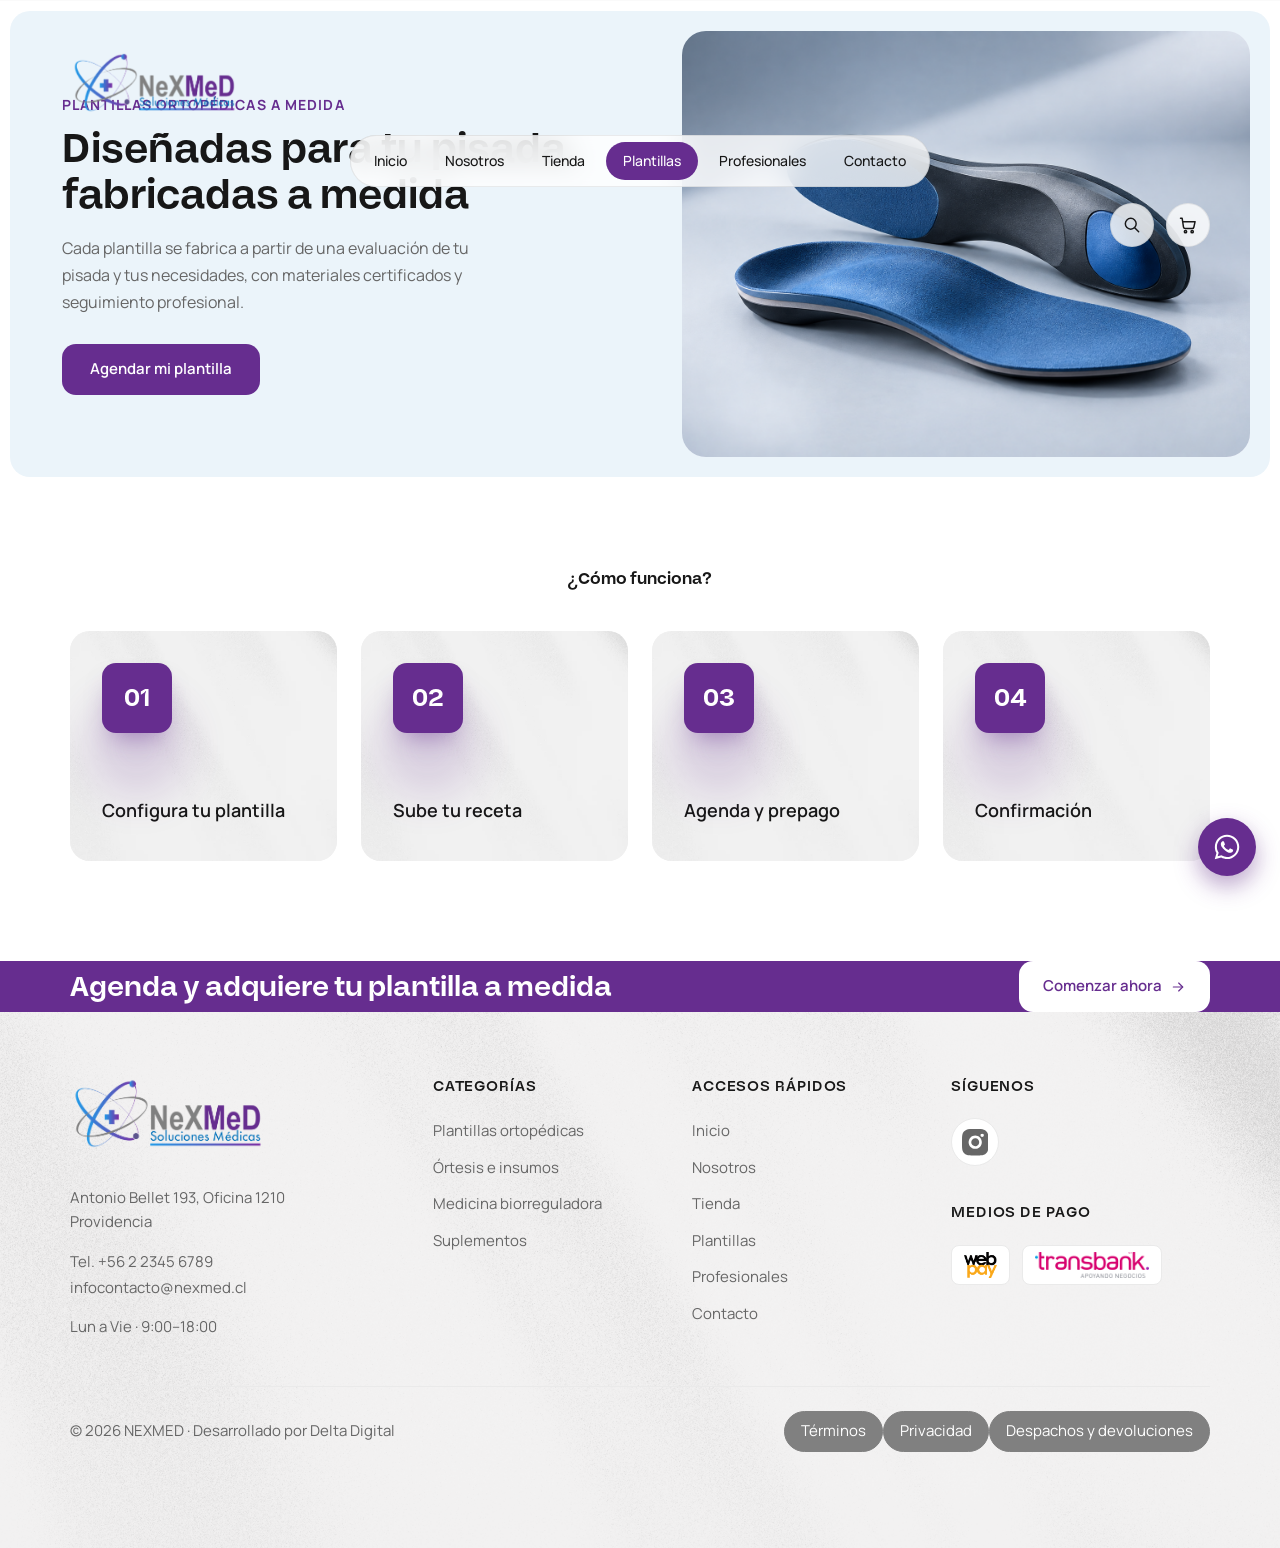
<file: landing-plantillas.html>
<!doctype html>
<html lang="es">
  <head>
    <meta charset="UTF-8" />
    <meta name="viewport" content="width=device-width, initial-scale=1" />
    <title>Plantillas a la Medida — NEXMED</title>
    <meta
      name="description"
      content="Plantillas ortopédicas diseñadas a partir de tu pisada, fabricadas a medida. Agenda tu evaluación y compra en línea."
    />
    <link rel="preconnect" href="https://fonts.googleapis.com" />
    <link rel="preconnect" href="https://fonts.gstatic.com" crossorigin />
    <link
      href="https://fonts.googleapis.com/css2?family=Manrope:wght@400;500;600;700;800&display=swap"
      rel="stylesheet"
    />
    <link rel="stylesheet" href="assets/css/styles.css" />
  </head>
  <body data-page="plantillas">
    <a
      href="#main-content"
      class="sr-only focus:not-sr-only focus:absolute focus:left-4 focus:top-4 focus:z-[60] focus:rounded-btn focus:bg-brand-purple focus:px-4 focus:py-2 focus:text-white"
    >
      Saltar al contenido
    </a>

    <div id="header-sentinel" class="h-px" aria-hidden="true"></div>
    <header id="site-header" class="fixed inset-x-0 top-0 z-50">
      <div
        class="header-row relative grid w-full grid-cols-[1fr_auto_1fr] items-center gap-4 px-4 pt-[50px] pb-6 md:px-5 lg:px-[70px]"
      >
        <a
          href="index.html"
          class="relative block h-[37px] w-auto shrink-0 justify-self-start transition-opacity duration-300 hover:opacity-80 lg:h-[69px]"
          aria-label="NEXMED, ir al inicio"
        >
          <img
            src="assets/images/nexmed-logo.png"
            alt="NEXMED Soluciones Médicas"
            width="3508"
            height="1430"
            class="block h-[37px] w-auto lg:h-[69px]"
          />
        </a>

        <nav aria-label="Navegación principal" class="hidden justify-self-center lg:block">
          <ul id="primary-nav-list" class="header-nav-pill flex items-center gap-1 rounded-full p-1.5"></ul>
        </nav>

        <div class="flex items-center justify-self-end gap-3">
          <button
            type="button"
            id="search-toggle-button"
            aria-expanded="false"
            aria-controls="search-panel"
            aria-label="Buscar"
            class="header-icon-pill flex h-11 w-11 shrink-0 items-center justify-center rounded-full"
          >
            <svg viewBox="0 0 24 24" fill="none" stroke="currentColor" stroke-width="1.75" stroke-linecap="round" stroke-linejoin="round" aria-hidden="true" class="h-5 w-5">
              <circle cx="10.5" cy="10.5" r="6.5" />
              <path d="M20 20l-4.8-4.8" />
            </svg>
          </button>

          <a
            href="carrito.html"
            aria-label="Carrito, vacío"
            class="header-icon-pill relative flex h-11 w-11 shrink-0 items-center justify-center rounded-full"
          >
            <svg viewBox="0 0 24 24" fill="none" stroke="currentColor" stroke-width="1.75" stroke-linecap="round" stroke-linejoin="round" aria-hidden="true" class="h-5 w-5">
              <path d="M3 4h2l1.6 10.6a2 2 0 0 0 2 1.7h8.4a2 2 0 0 0 2-1.6L20.5 8H6" />
              <circle cx="9" cy="20" r="1.4" />
              <circle cx="17" cy="20" r="1.4" />
            </svg>
          </a>

          <button
            type="button"
            id="mobile-menu-button"
            aria-expanded="false"
            aria-controls="mobile-menu"
            aria-label="Abrir menú"
            class="header-icon-pill flex h-11 w-11 shrink-0 items-center justify-center rounded-full lg:hidden"
          >
            <svg id="icon-menu" viewBox="0 0 24 24" fill="none" stroke="currentColor" stroke-width="1.75" stroke-linecap="round" stroke-linejoin="round" aria-hidden="true" class="h-5 w-5">
              <path d="M4 7h16" />
              <path d="M4 12h16" />
              <path d="M4 17h16" />
            </svg>
            <svg id="icon-close" class="hidden h-5 w-5" viewBox="0 0 24 24" fill="none" stroke="currentColor" stroke-width="1.75" stroke-linecap="round" stroke-linejoin="round" aria-hidden="true">
              <path d="M6 6l12 12" />
              <path d="M18 6L6 18" />
            </svg>
          </button>
        </div>

        <div
          id="mobile-menu"
          role="region"
          aria-label="Menú de navegación"
          hidden
          class="absolute inset-x-0 top-full border-t border-border bg-surface p-6 shadow-soft lg:hidden"
        >
          <nav aria-label="Navegación principal">
            <ul id="mobile-nav-list" class="flex flex-col gap-5"></ul>
          </nav>
        </div>
      </div>
    </header>

    <div id="search-overlay" hidden aria-hidden="true"></div>

    <div id="search-panel" role="search" hidden class="search-panel">
      <form class="search-panel__input-row" onsubmit="event.preventDefault()">
        <svg viewBox="0 0 24 24" fill="none" stroke="currentColor" stroke-width="1.75" stroke-linecap="round" stroke-linejoin="round" aria-hidden="true" class="h-5 w-5 shrink-0 text-ink-secondary">
          <circle cx="10.5" cy="10.5" r="6.5" />
          <path d="M20 20l-4.8-4.8" />
        </svg>
        <label for="header-search-input" class="sr-only">Buscar productos, marcas, categorías</label>
        <input
          id="header-search-input"
          type="search"
          name="q"
          placeholder="Buscar productos, marcas, categorías..."
          autocomplete="off"
          class="search-panel__input"
        />
        <button type="button" id="search-clear-button" aria-label="Limpiar búsqueda" class="search-panel__clear" hidden>
          <svg viewBox="0 0 24 24" fill="none" stroke="currentColor" stroke-width="1.75" stroke-linecap="round" stroke-linejoin="round" aria-hidden="true" class="h-4 w-4">
            <path d="M6 6l12 12M18 6L6 18" />
          </svg>
        </button>
      </form>

      <a href="tienda.html" class="search-panel__see-all">Ver todos los resultados</a>

      <div id="search-results" class="search-panel__results">
        <p class="search-panel__empty">Escribe para buscar en nuestro catálogo.</p>
      </div>
    </div>

    <main id="main-content">
      <section class="bg-surface p-[10px] pt-[150px] pb-[70px]">
        <div data-reveal class="landing-hero p-5">
          <div class="px-2 py-10 lg:px-8">
            <p class="landing-hero__eyebrow">Plantillas ortopédicas a medida</p>
            <h1 class="landing-hero__title">Diseñadas para tu pisada, fabricadas a medida</h1>
            <p class="landing-hero__description">
              Cada plantilla se fabrica a partir de una evaluación de tu pisada y tus
              necesidades, con materiales certificados y seguimiento profesional.
            </p>
            <a href="agendar-plantilla.html" class="landing-hero__cta">Agendar mi plantilla</a>
          </div>
          <div class="landing-hero__media">
            <img
              src="assets/images/Plantillas a medida/plantilla-a-medida.png"
              alt="Plantillas ortopédicas a la medida"
              loading="lazy"
              onerror="this.style.display='none'"
            />
          </div>
        </div>
      </section>

      <section id="landing-como-funciona" class="bg-surface px-4 pt-[20px] pb-[100px] md:px-5 lg:px-[70px]">
        <div data-reveal>
          <h2 class="mb-10 text-center font-display text-[28px] font-semibold text-ink-primary">
            ¿Cómo funciona?
          </h2>
          <div data-reveal-group class="grid gap-6 sm:grid-cols-2 lg:grid-cols-4">
            <div class="benefit-card--textured benefit-card--texture-full rounded-card bg-[#F3F3F3] p-8">
              <div class="relative flex h-full flex-col items-start gap-6">
                <div class="benefit-card__icon-wrap">
                  <span class="benefit-card__glow" aria-hidden="true"></span>
                  <span class="benefit-card__icon" aria-hidden="true">01</span>
                </div>
                <div class="benefit-card__content">
                  <h3 class="benefit-card__title">Configura tu plantilla</h3>
                </div>
              </div>
            </div>

            <div class="benefit-card--textured benefit-card--texture-full rounded-card bg-[#F3F3F3] p-8">
              <div class="relative flex h-full flex-col items-start gap-6">
                <div class="benefit-card__icon-wrap">
                  <span class="benefit-card__glow" aria-hidden="true"></span>
                  <span class="benefit-card__icon" aria-hidden="true">02</span>
                </div>
                <div class="benefit-card__content">
                  <h3 class="benefit-card__title">Sube tu receta</h3>
                </div>
              </div>
            </div>

            <div class="benefit-card--textured benefit-card--texture-full rounded-card bg-[#F3F3F3] p-8">
              <div class="relative flex h-full flex-col items-start gap-6">
                <div class="benefit-card__icon-wrap">
                  <span class="benefit-card__glow" aria-hidden="true"></span>
                  <span class="benefit-card__icon" aria-hidden="true">03</span>
                </div>
                <div class="benefit-card__content">
                  <h3 class="benefit-card__title">Agenda y prepago</h3>
                </div>
              </div>
            </div>

            <div class="benefit-card--textured benefit-card--texture-full rounded-card bg-[#F3F3F3] p-8">
              <div class="relative flex h-full flex-col items-start gap-6">
                <div class="benefit-card__icon-wrap">
                  <span class="benefit-card__glow" aria-hidden="true"></span>
                  <span class="benefit-card__icon" aria-hidden="true">04</span>
                </div>
                <div class="benefit-card__content">
                  <h3 class="benefit-card__title">Confirmación</h3>
                </div>
              </div>
            </div>
          </div>
        </div>
      </section>

      <section class="flex h-[110px] items-center bg-brand-purple px-4 md:px-5 lg:px-[70px]">
        <div data-reveal class="landing-cta-banner w-full">
          <h2 class="landing-cta-banner__title">Agenda y adquiere tu plantilla a medida</h2>
          <a href="agendar-plantilla.html" class="landing-cta-banner__cta">
            Comenzar ahora
            <svg viewBox="0 0 24 24" fill="none" stroke="currentColor" stroke-width="1.75" stroke-linecap="round" stroke-linejoin="round" aria-hidden="true" class="h-4 w-4">
              <path d="M5 12h14" />
              <path d="M13 6l6 6-6 6" />
            </svg>
          </a>
        </div>
      </section>
    </main>

    <footer id="site-footer" class="px-4 pt-16 pb-8 md:px-5 lg:px-[70px]">
      <div class="pointer-events-none absolute inset-0" aria-hidden="true">
        <img src="assets/images/Footer/footer-background.png" alt="" class="h-full w-full object-cover" />
      </div>
      <div data-reveal class="relative grid gap-x-8 gap-y-12 border-b border-border pb-12 lg:grid-cols-[1.4fr_1fr_1fr_1fr]">
        <div>
          <a href="index.html" class="inline-flex" aria-label="NEXMED, ir al inicio">
            <img src="assets/images/nexmed-logo.png" alt="NEXMED Soluciones Médicas" class="h-20 w-auto" />
          </a>
          <address class="mt-6 text-[15px] not-italic leading-relaxed text-ink-secondary">
            Antonio Bellet 193, Oficina 1210<br />
            Providencia
          </address>
          <p class="mt-4 text-[15px] text-ink-secondary">
            <a href="tel:+56223456789" class="transition-colors duration-300 hover:text-brand-blue">Tel. +56 2 2345 6789</a>
          </p>
          <p class="mt-1 text-[15px] text-ink-secondary">
            <a href="mailto:infocontacto@nexmed.cl" class="transition-colors duration-300 hover:text-brand-blue">infocontacto@nexmed.cl</a>
          </p>
          <p class="mt-4 text-[15px] text-ink-secondary">Lun a Vie · 9:00–18:00</p>
        </div>

        <nav aria-label="Categorías">
          <h3 class="footer-heading">Categorías</h3>
          <ul class="mt-5 flex flex-col gap-3">
            <li><a href="tienda.html#plantillas" class="footer-link">Plantillas ortopédicas</a></li>
            <li><a href="tienda.html#ortesis" class="footer-link">Órtesis e insumos</a></li>
            <li><a href="tienda.html#biorreguladora" class="footer-link">Medicina biorreguladora</a></li>
            <li><a href="tienda.html#suplementos" class="footer-link">Suplementos</a></li>
          </ul>
        </nav>

        <nav aria-label="Accesos rápidos">
          <h3 class="footer-heading">Accesos rápidos</h3>
          <ul class="mt-5 flex flex-col gap-3">
            <li><a href="index.html" class="footer-link">Inicio</a></li>
            <li><a href="nosotros.html" class="footer-link">Nosotros</a></li>
            <li><a href="tienda.html" class="footer-link">Tienda</a></li>
            <li><a href="landing-plantillas.html" class="footer-link">Plantillas</a></li>
            <li><a href="profesionales.html" class="footer-link">Profesionales</a></li>
            <li><a href="contacto.html" class="footer-link">Contacto</a></li>
          </ul>
        </nav>

        <div>
          <h3 class="footer-heading">Síguenos</h3>
          <div class="mt-5 flex items-center gap-3">
            <a
              href="https://www.instagram.com/nexmed_solucionesmedicas?igsh=MWo2Mmt6dW1jb3lvaQ%3D%3D"
              target="_blank"
              rel="noopener noreferrer"
              aria-label="Instagram"
              class="footer-social-slot"
            >
              <svg viewBox="0 0 500 500" class="h-[26.45px] w-[26.45px]" aria-hidden="true">
                <path d="M275.7 0C303.824 0.0749982 318.098 0.224995 330.423 0.574986L335.272 0.749981C340.872 0.949976 346.397 1.19997 353.071 1.49996C379.67 2.74993 397.819 6.94983 413.743 13.1247C430.242 19.4745 444.142 28.0743 458.041 41.949C470.758 54.442 480.595 69.5601 486.865 86.2479C493.039 102.173 497.239 120.322 498.489 146.946C498.789 153.596 499.039 159.121 499.239 164.746L499.389 169.596C499.764 181.896 499.914 196.17 499.964 224.295L499.989 242.944V275.693C500.05 293.928 499.858 312.163 499.414 330.392L499.264 335.242C499.064 340.867 498.814 346.392 498.514 353.041C497.264 379.666 493.014 397.79 486.865 413.74C480.595 430.428 470.758 445.546 458.041 458.039C445.548 470.756 430.431 480.593 413.743 486.863C397.819 493.038 379.67 497.238 353.071 498.488L335.272 499.238L330.423 499.388C318.098 499.738 303.824 499.913 275.7 499.963L257.051 499.988H224.328C206.085 500.052 187.843 499.861 169.606 499.413L164.756 499.263C158.821 499.038 152.888 498.78 146.957 498.488C120.358 497.238 102.209 493.038 86.2599 486.863C69.5815 480.59 54.4725 470.753 41.9871 458.039C29.2614 445.548 19.416 430.43 13.1386 413.74C6.96387 397.815 2.76408 379.666 1.51414 353.041L0.764181 335.242L0.63919 330.392C0.178364 312.163 -0.0299809 293.928 0.0142192 275.693V224.295C-0.0549747 206.06 0.128369 187.825 0.564193 169.596L0.739184 164.746C0.939174 159.121 1.18916 153.596 1.48915 146.946C2.73908 120.322 6.93887 102.198 13.1136 86.2479C19.4056 69.5533 29.2683 54.4346 42.0121 41.949C54.4903 29.238 69.5904 19.4014 86.2599 13.1247C102.209 6.94983 120.333 2.74993 146.957 1.49996C153.606 1.19997 159.156 0.949976 164.756 0.749981L169.606 0.599984C187.835 0.155814 206.069 -0.0358666 224.303 0.0249976L275.7 0ZM250.002 124.997C216.851 124.997 185.059 138.166 161.618 161.608C138.177 185.049 125.008 216.843 125.008 249.994C125.008 283.145 138.177 314.939 161.618 338.38C185.059 361.822 216.851 374.991 250.002 374.991C283.152 374.991 314.945 361.822 338.385 338.38C361.826 314.939 374.995 283.145 374.995 249.994C374.995 216.843 361.826 185.049 338.385 161.608C314.945 138.166 283.152 124.997 250.002 124.997ZM250.002 174.996C259.85 174.994 269.603 176.932 278.702 180.7C287.802 184.467 296.07 189.99 303.036 196.953C310.001 203.916 315.526 212.183 319.297 221.282C323.067 230.38 325.009 240.133 325.01 249.981C325.012 259.83 323.074 269.583 319.306 278.683C315.539 287.783 310.016 296.051 303.053 303.017C296.09 309.982 287.824 315.508 278.725 319.278C269.627 323.049 259.875 324.99 250.027 324.992C230.136 324.992 211.061 317.091 196.996 303.026C182.932 288.961 175.03 269.885 175.03 249.994C175.03 230.103 182.932 211.027 196.996 196.962C211.061 182.897 230.136 174.996 250.027 174.996M381.27 87.4979C372.982 87.4979 365.034 90.7902 359.174 96.6506C353.314 102.511 350.022 110.459 350.022 118.747C350.022 127.035 353.314 134.983 359.174 140.844C365.034 146.704 372.982 149.996 381.27 149.996C389.558 149.996 397.506 146.704 403.366 140.844C409.226 134.983 412.518 127.035 412.518 118.747C412.518 110.459 409.226 102.511 403.366 96.6506C397.506 90.7902 389.558 87.4979 381.27 87.4979Z" fill="currentColor" />
              </svg>
            </a>
          </div>

          <h3 class="footer-heading mt-9">Medios de pago</h3>
          <div class="mt-5 flex items-center gap-3">
            <span class="footer-payment-slot">
              <img src="assets/images/Footer/Pagos/WebPay.png" alt="WebPay" />
            </span>
            <span class="footer-payment-slot">
              <img src="assets/images/Footer/Pagos/transbank.png" alt="Transbank" />
            </span>
          </div>
        </div>
      </div>

      <div class="relative flex flex-col gap-3 pt-6 text-[15px] text-ink-secondary sm:flex-row sm:items-center sm:justify-between">
        <p>© 2026 NEXMED · <a href="https://deltadigital.cl" target="_blank" rel="noopener noreferrer" class="transition-colors duration-300 hover:text-brand-blue">Desarrollado por Delta Digital</a></p>
        <div class="flex flex-wrap items-center gap-x-5 gap-y-2">
          <a href="terminos.html" class="footer-legal-link">Términos</a>
          <a href="privacidad.html" class="footer-legal-link">Privacidad</a>
          <a href="despachos.html" class="footer-legal-link">Despachos y devoluciones</a>
        </div>
      </div>
    </footer>

    <a
      href="https://wa.me/56223456789"
      target="_blank"
      rel="noopener noreferrer"
      aria-label="Escríbenos por WhatsApp"
      class="whatsapp-float"
    >
      <svg viewBox="0 0 448 512" fill="currentColor" aria-hidden="true">
        <path d="M380.9 97.1C339 55.1 283.2 32 223.9 32c-122.4 0-222 99.6-222 222 0 39.1 10.2 77.3 29.6 111L0 480l117.7-30.9c32.4 17.7 68.9 27 106.1 27h.1c122.3 0 224.1-99.6 224.1-222 0-59.3-25.2-115-67.1-157zm-157 341.6c-33.2 0-65.7-8.9-94-25.7l-6.7-4-69.8 18.3L72 359.2l-4.4-7c-18.5-29.4-28.2-63.3-28.2-98.2 0-101.7 82.8-184.5 184.6-184.5 49.3 0 95.6 19.2 130.4 54.1 34.8 34.9 56.2 81.2 56.1 130.5 0 101.8-84.9 184.6-186.6 184.6zm101.2-138.2c-5.5-2.8-32.8-16.2-37.9-18-5.1-1.9-8.8-2.8-12.5 2.8-3.7 5.6-14.3 18-17.6 21.8-3.2 3.7-6.5 4.2-12 1.4-32.6-16.3-54-29.1-75.5-66-5.7-9.8 5.7-9.1 16.3-30.3 1.8-3.7.9-6.9-.5-9.7-1.4-2.8-12.5-30.1-17.1-41.2-4.5-10.8-9.1-9.3-12.5-9.5-3.2-.2-6.9-.2-10.6-.2-3.7 0-9.7 1.4-14.8 6.9-5.1 5.6-19.4 19-19.4 46.3 0 27.3 19.9 53.7 22.6 57.4 2.8 3.7 39.1 59.7 94.8 83.8 35.2 15.2 49 16.5 66.6 13.9 10.7-1.6 32.8-13.4 37.4-26.4 4.6-13 4.6-24.1 3.2-26.4-1.3-2.5-5-3.9-10.5-6.6z" />
      </svg>
    </a>

    <script src="assets/js/products-data.js" defer></script>
    <script src="assets/js/header.js" defer></script>
    <script src="assets/js/scroll-reveal.js" defer></script>
  </body>
</html>
</file>
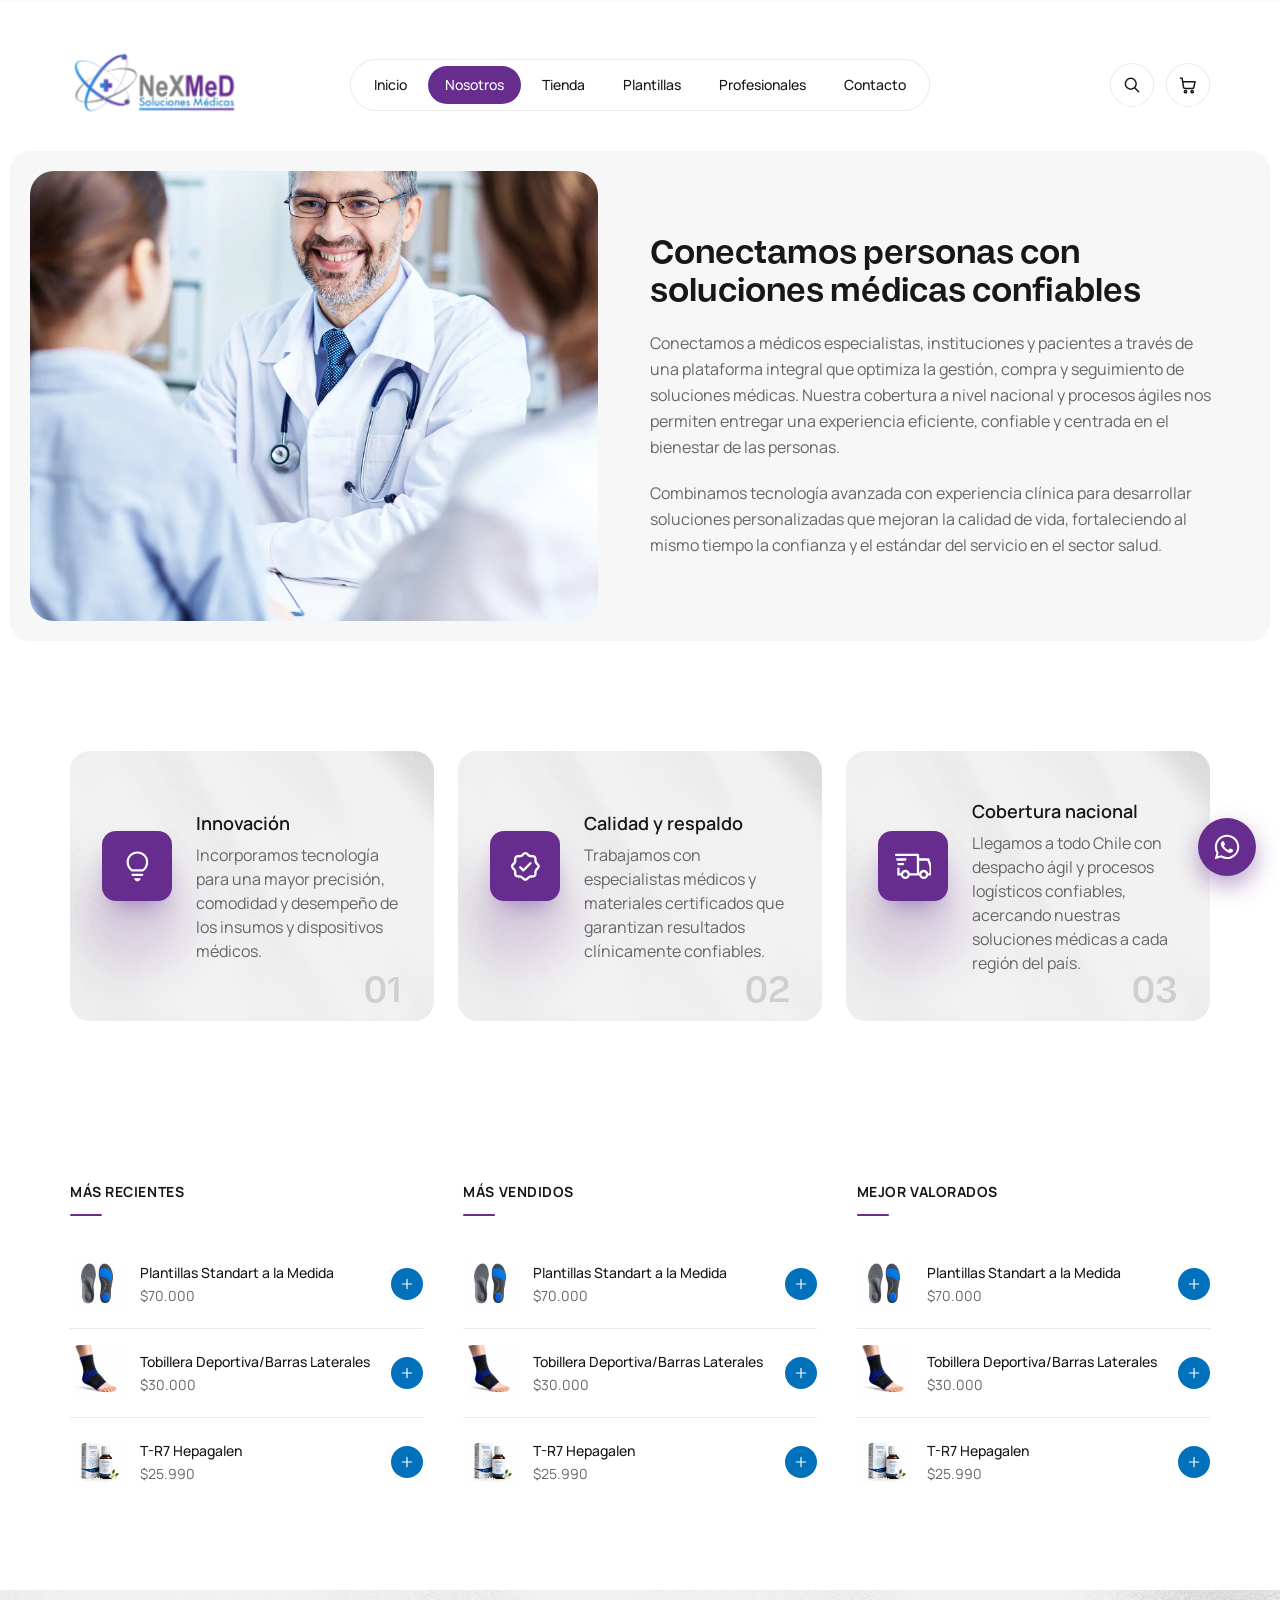
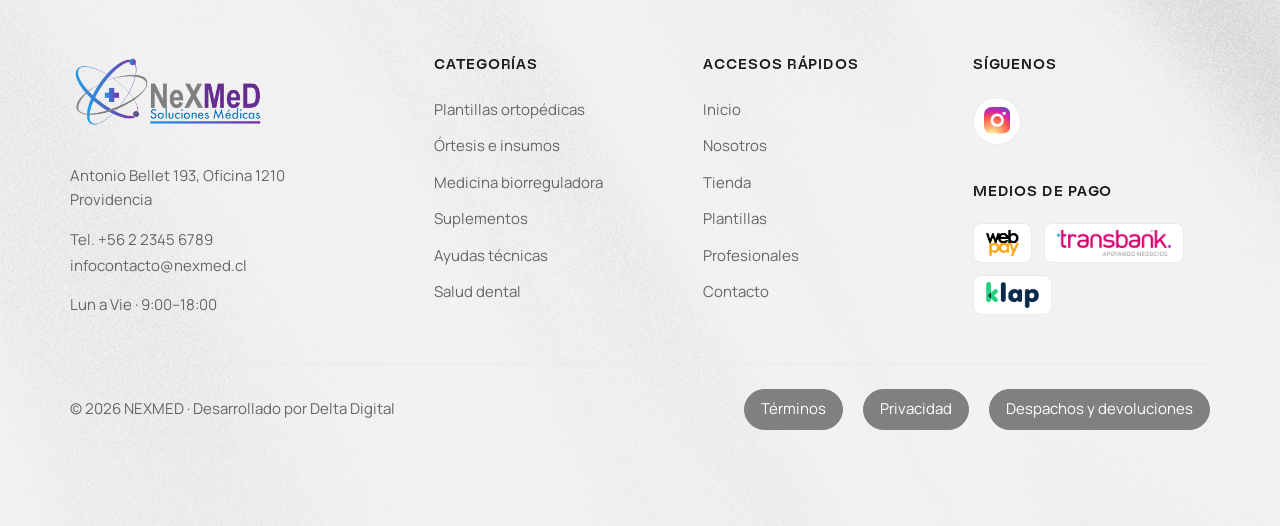
<file: nosotros.html>
<!doctype html>
<html lang="es">
  <head>
    <meta charset="UTF-8" />
    <meta name="viewport" content="width=device-width, initial-scale=1" />
    <title>Nosotros — NEXMED</title>
    <meta
      name="description"
      content="Conocé a NEXMED: conectamos médicos especialistas, instituciones y pacientes a través de una plataforma integral de soluciones médicas."
    />
    <link rel="preconnect" href="https://fonts.googleapis.com" />
    <link rel="preconnect" href="https://fonts.gstatic.com" crossorigin />
    <link
      href="https://fonts.googleapis.com/css2?family=Manrope:wght@400;500;600;700;800&display=swap"
      rel="stylesheet"
    />
    <link rel="stylesheet" href="assets/css/styles.css" />
  </head>
  <body data-page="nosotros">
    <a
      href="#main-content"
      class="sr-only focus:not-sr-only focus:absolute focus:left-4 focus:top-4 focus:z-[60] focus:rounded-btn focus:bg-brand-purple focus:px-4 focus:py-2 focus:text-white"
    >
      Saltar al contenido
    </a>

    <div id="header-sentinel" class="h-px" aria-hidden="true"></div>
    <header id="site-header" class="fixed inset-x-0 top-0 z-50">
      <div
        class="header-row relative grid w-full grid-cols-[1fr_auto] items-center gap-4 px-4 py-4 md:px-5 md:py-5 lg:grid-cols-[1fr_auto_1fr] lg:px-[70px] lg:pt-[50px] lg:pb-6"
      >
        <a
          href="index.html"
          class="relative block h-[42px] w-auto md:h-[48px] shrink-0 justify-self-start transition-opacity duration-300 hover:opacity-80 lg:h-[69px]"
          aria-label="NEXMED, ir al inicio"
        >
          <img
            src="assets/images/nexmed-logo.webp"
            alt="NEXMED Soluciones Médicas"
            width="3508"
            height="1430"
            class="block h-[42px] w-auto md:h-[48px] lg:h-[69px]"
          />
        </a>

        <nav aria-label="Navegación principal" class="hidden justify-self-center lg:block">
          <ul id="primary-nav-list" class="header-nav-pill flex items-center gap-1 rounded-full p-1.5"></ul>
        </nav>

        <div class="flex items-center justify-self-end gap-2 md:gap-3">
          <button
            type="button"
            id="search-toggle-button"
            aria-expanded="false"
            aria-controls="search-panel"
            aria-label="Buscar"
            class="header-icon-pill flex h-11 w-11 shrink-0 items-center justify-center rounded-full"
          >
            <svg viewBox="0 0 24 24" fill="none" stroke="currentColor" stroke-width="1.75" stroke-linecap="round" stroke-linejoin="round" aria-hidden="true" class="h-5 w-5">
              <circle cx="10.5" cy="10.5" r="6.5" />
              <path d="M20 20l-4.8-4.8" />
            </svg>
          </button>

          <a
            href="carrito.html"
            id="header-cart-button"
            aria-label="Carrito, vacío"
            class="header-icon-pill relative flex h-11 w-11 shrink-0 items-center justify-center rounded-full"
          >
            <svg viewBox="0 0 24 24" fill="none" stroke="currentColor" stroke-width="1.75" stroke-linecap="round" stroke-linejoin="round" aria-hidden="true" class="h-5 w-5">
              <path d="M3 4h2l1.6 10.6a2 2 0 0 0 2 1.7h8.4a2 2 0 0 0 2-1.6L20.5 8H6" />
              <circle cx="9" cy="20" r="1.4" />
              <circle cx="17" cy="20" r="1.4" />
            </svg>
            <span id="header-cart-badge" class="header-cart-badge" hidden>0</span>
          </a>

          <button
            type="button"
            id="mobile-menu-button"
            aria-expanded="false"
            aria-controls="mobile-menu"
            aria-haspopup="dialog"
            aria-label="Abrir menú"
            class="header-icon-pill flex h-11 w-11 shrink-0 items-center justify-center rounded-full lg:hidden"
          >
            <svg id="icon-menu" viewBox="0 0 24 24" fill="none" stroke="currentColor" stroke-width="1.75" stroke-linecap="round" stroke-linejoin="round" aria-hidden="true" class="h-5 w-5">
              <path d="M4 7h16" />
              <path d="M4 12h16" />
              <path d="M4 17h16" />
            </svg>
          </button>
        </div>
      </div>
    </header>

    <div id="search-overlay" hidden aria-hidden="true"></div>

    <div id="search-panel" role="search" hidden class="search-panel">
      <form class="search-panel__input-row" onsubmit="event.preventDefault()">
        <svg viewBox="0 0 24 24" fill="none" stroke="currentColor" stroke-width="1.75" stroke-linecap="round" stroke-linejoin="round" aria-hidden="true" class="h-5 w-5 shrink-0 text-ink-secondary">
          <circle cx="10.5" cy="10.5" r="6.5" />
          <path d="M20 20l-4.8-4.8" />
        </svg>
        <label for="header-search-input" class="sr-only">Buscar productos, marcas, categorías</label>
        <input
          id="header-search-input"
          type="search"
          name="q"
          placeholder="Buscar productos, marcas, categorías..."
          autocomplete="off"
          class="search-panel__input"
        />
        <button type="button" id="search-clear-button" aria-label="Limpiar búsqueda" class="search-panel__clear" hidden>
          <svg viewBox="0 0 24 24" fill="none" stroke="currentColor" stroke-width="1.75" stroke-linecap="round" stroke-linejoin="round" aria-hidden="true" class="h-4 w-4">
            <path d="M6 6l12 12M18 6L6 18" />
          </svg>
        </button>
      </form>

      <a href="tienda.html" class="search-panel__see-all">Ver todos los resultados</a>

      <div id="search-results" class="search-panel__results">
        <p class="search-panel__empty">Escribe para buscar en nuestro catálogo.</p>
      </div>
    </div>

    <div id="cart-drawer-overlay" hidden></div>
    <aside id="cart-drawer" class="cart-drawer" hidden aria-hidden="true" aria-label="Carrito de compras">
      <div class="cart-drawer__header">
        <h2 class="cart-drawer__title">Carrito de compras</h2>
        <button type="button" id="cart-drawer-close" class="cart-drawer__close" aria-label="Cerrar carrito">
          <svg viewBox="0 0 24 24" fill="none" stroke="currentColor" stroke-width="1.75" stroke-linecap="round" stroke-linejoin="round" aria-hidden="true" class="h-5 w-5">
            <path d="M6 6l12 12M18 6L6 18" />
          </svg>
        </button>
      </div>
      <div id="cart-drawer-body" class="cart-drawer__body"></div>
      <div id="cart-drawer-footer" class="cart-drawer__footer" hidden>
        <div class="cart-drawer__subtotal-row">
          <span>Subtotal</span>
          <span id="cart-drawer-subtotal"></span>
        </div>
        <p class="cart-drawer__shipping-note">Envío: se calcula en el checkout según tu dirección.</p>
        <div class="cart-drawer__actions">
          <a href="carrito.html" class="cart-drawer__view-cart">Ver carrito</a>
          <a href="checkout.html" class="cart-drawer__checkout">Iniciar compra</a>
        </div>
      </div>
    </aside>

    <main id="main-content">
      <section id="nosotros-intro" class="bg-surface p-[10px] pt-[86px] md:pt-[98px] lg:pt-[150px] pb-[40px]">
        <div data-reveal class="about-intro grid gap-5 rounded-card bg-[#F7F7F8] p-5 lg:grid-cols-[0.9fr_1fr]">
          <div class="about-intro__image-wrap">
            <img src="assets/images/Nosotros/imagen1.webp" alt="Equipo médico conversando con pacientes" loading="lazy" />
          </div>
          <div class="flex flex-col justify-center gap-5 px-2 py-10 lg:px-8">
            <h2 class="about-intro__title">Conectamos personas con soluciones médicas confiables</h2>
            <p class="text-base leading-relaxed text-ink-secondary">
              Conectamos a médicos especialistas, instituciones y pacientes a través de una
              plataforma integral que optimiza la gestión, compra y seguimiento de soluciones
              médicas. Nuestra cobertura a nivel nacional y procesos ágiles nos permiten entregar
              una experiencia eficiente, confiable y centrada en el bienestar de las personas.
            </p>
            <p class="text-base leading-relaxed text-ink-secondary">
              Combinamos tecnología avanzada con experiencia clínica para desarrollar soluciones
              personalizadas que mejoran la calidad de vida, fortaleciendo al mismo tiempo la
              confianza y el estándar del servicio en el sector salud.
            </p>
          </div>
        </div>
      </section>

      <section id="nosotros-valores" class="bg-surface px-4 py-[80px] md:px-5 lg:px-[70px] lg:py-[70px]">
        <div data-reveal-group class="grid gap-6 sm:grid-cols-3">
          <div class="benefit-card--textured benefit-card--texture-full rounded-card bg-[#F3F3F3] p-8">
            <div class="relative flex h-full items-center gap-6">
              <div class="benefit-card__icon-wrap">
                <span class="benefit-card__glow" aria-hidden="true"></span>
                <span class="benefit-card__icon" aria-hidden="true">
                  <svg viewBox="0 0 500 500" fill="none" class="h-[36.8px] w-[36.8px]">
                    <path d="M293.738 414.966C292.203 426.019 287.306 435.339 279.106 442.764C270.877 450.215 261.115 453.984 250.006 454C238.887 454.016 229.118 450.244 220.887 442.758V442.757C212.706 435.333 207.813 426.018 206.263 414.972L205.623 410.416H294.37L293.738 414.966ZM315.983 349.404C324.277 349.404 331 356.127 331 364.421C331 372.714 324.277 379.437 315.983 379.438H184.017C175.723 379.437 169 372.714 169 364.421C169 356.128 175.723 349.404 184.017 349.404H315.983ZM249.999 46C290.935 45.985 325.766 60.2752 354.251 88.8184C382.734 117.36 397 152.241 397 193.219C397 219.107 390.819 242.889 378.43 264.483C366.081 286.006 349.225 303.768 327.918 317.749L326.919 318.404H173.08L172.08 317.748C150.789 303.768 133.934 286.006 121.571 264.485C109.166 242.89 102.985 219.106 103 193.217C103.001 152.211 117.265 117.33 145.75 88.8164C174.234 60.3037 209.065 46.0151 249.999 46ZM250 76.0342C217.31 76.0342 189.733 87.3762 167.03 110.114C144.327 132.852 133 160.473 133 193.219C133 212.418 137.346 230.328 146.033 247.006C154.533 263.324 166.502 277.106 181.995 288.371H318.006C333.513 277.105 345.488 263.323 353.988 247.006C362.675 230.329 367.014 212.42 367 193.222V193.219C367 160.473 355.673 132.852 332.97 110.114C310.266 87.3762 282.69 76.0342 250 76.0342Z" fill="currentColor" />
                  </svg>
                </span>
              </div>
              <div class="benefit-card__content">
                <h3 class="benefit-card__title">Innovación</h3>
                <p class="benefit-card__description">
                  Incorporamos tecnología para una mayor precisión, comodidad y desempeño de los
                  insumos y dispositivos médicos.
                </p>
              </div>
              <div class="benefit-card__number">
                <span class="benefit-card__number-current">01</span>
                <span class="benefit-card__number-sweep" aria-hidden="true">01</span>
              </div>
            </div>
          </div>

          <div class="benefit-card--textured benefit-card--texture-full rounded-card bg-[#F3F3F3] p-8">
            <div class="relative flex h-full items-center gap-6">
              <div class="benefit-card__icon-wrap">
                <span class="benefit-card__glow" aria-hidden="true"></span>
                <span class="benefit-card__icon" aria-hidden="true">
                  <svg viewBox="0 0 500 500" fill="none" class="h-[36.8px] w-[36.8px]">
                    <path d="M249.5 53C268.571 53 282.763 66.7267 294.61 78.1104C298.043 81.3951 301.47 84.6755 304.803 87.4541C307.943 90.0721 310.886 92.1468 313.554 93.3506L314.084 93.5801L314.088 93.582C316.63 94.6394 320.149 95.2458 324.3 95.5889C328.423 95.9296 332.985 95.9986 337.56 96.0684C354.328 96.3261 374.43 96.5237 388.453 110.547C402.476 124.57 402.674 144.672 402.932 161.44C403.001 166.015 403.071 170.577 403.412 174.7C403.734 178.592 404.286 181.927 405.226 184.424L405.419 184.912L405.421 184.918C406.579 187.731 408.753 190.857 411.546 194.204C414.324 197.534 417.603 200.955 420.888 204.388L423.045 206.64C433.932 218.042 446 231.62 446 249.5C446 268.571 432.272 282.762 420.889 294.609L420.89 294.61C417.605 298.043 414.325 301.47 411.547 304.803C408.754 308.152 406.58 311.278 405.421 314.084L405.419 314.088C404.362 316.63 403.755 320.149 403.412 324.3C403.071 328.423 403.001 332.985 402.932 337.56C402.674 354.328 402.476 374.43 388.453 388.453C374.43 402.476 354.328 402.674 337.56 402.932C332.985 403.001 328.423 403.071 324.3 403.412C320.149 403.755 316.63 404.362 314.088 405.419L314.082 405.421C311.269 406.579 308.143 408.753 304.796 411.546C301.466 414.324 298.044 417.604 294.61 420.89C282.748 432.272 268.571 446 249.5 446C230.43 446 216.237 432.273 204.39 420.89L201.817 418.435C199.249 415.996 196.697 413.631 194.197 411.547C190.848 408.754 187.722 406.58 184.916 405.421L184.912 405.419C182.37 404.362 178.851 403.755 174.7 403.412C170.577 403.071 166.015 403.001 161.44 402.932C144.672 402.674 124.57 402.476 110.547 388.453C96.5237 374.43 96.3261 354.328 96.0684 337.56C95.9986 332.985 95.9296 328.423 95.5889 324.3C95.2458 320.149 94.6394 316.63 93.582 314.088L93.5791 314.082C92.4206 311.269 90.2465 308.143 87.4541 304.796C84.6756 301.466 81.3959 298.044 78.1104 294.61V294.609C66.7283 282.747 53 268.571 53 249.5C53 230.428 66.729 216.235 78.1133 204.387C81.3971 200.955 84.6763 197.529 87.4541 194.197C90.2467 190.848 92.4215 187.722 93.5801 184.916L93.582 184.912C94.6394 182.37 95.2458 178.851 95.5889 174.7C95.9296 170.577 95.9987 166.015 96.0684 161.44V161.431C96.4116 144.682 96.5235 124.57 110.547 110.547C124.57 96.5238 144.672 96.3261 161.44 96.0684C166.015 95.9986 170.587 95.9296 174.714 95.5889C178.871 95.2457 182.385 94.6383 184.907 93.583L184.918 93.5791C187.731 92.4206 190.857 90.2465 194.204 87.4541C197.534 84.6756 200.956 81.3959 204.39 78.1104C216.252 66.7282 230.429 53 249.5 53ZM249.5 84.7861C246.741 84.7861 243.251 86.5286 239.108 89.6729C235.046 92.7566 230.745 96.8763 226.38 101.058C217.754 109.321 208.509 118.224 197.073 122.96L197.071 122.961C186.063 127.509 173.56 127.681 161.918 127.854H161.917C155.774 127.941 149.687 128.037 144.47 128.764C139.176 129.501 135.24 130.834 133.031 133.035C130.827 135.232 129.492 139.18 128.757 144.488C128.033 149.717 127.941 155.807 127.854 161.917V161.918C127.681 173.56 127.509 186.063 122.961 197.071L122.96 197.073C118.224 208.509 109.288 217.821 101.055 226.383C96.8933 230.71 92.7738 235.012 89.6865 239.082C86.5372 243.234 84.7861 246.741 84.7861 249.5C84.7861 252.259 86.5286 255.749 89.6729 259.892C92.7566 263.954 96.8763 268.255 101.058 272.62C109.321 281.246 118.224 290.491 122.96 301.927L122.961 301.929C126.94 311.561 127.57 322.338 127.78 332.681L127.854 337.082V337.083C127.941 343.226 128.037 349.313 128.764 354.53C129.501 359.824 130.834 363.76 133.035 365.969C135.232 368.173 139.18 369.508 144.488 370.243C149.717 370.967 155.807 371.059 161.917 371.146H161.918C173.196 371.314 185.283 371.48 196.035 375.625L197.071 376.039L197.073 376.04C208.509 380.776 217.821 389.712 226.383 397.945C230.71 402.107 235.012 406.226 239.082 409.313C243.234 412.463 246.741 414.214 249.5 414.214C252.259 414.214 255.749 412.471 259.892 409.327C263.954 406.243 268.255 402.124 272.62 397.942C281.246 389.679 290.491 380.776 301.927 376.04L301.929 376.039C312.937 371.491 325.44 371.319 337.082 371.146H337.083C343.226 371.059 349.313 370.963 354.53 370.236C359.824 369.499 363.76 368.166 365.969 365.965C368.173 363.768 369.508 359.82 370.243 354.512C370.967 349.283 371.059 343.193 371.146 337.083V337.082C371.319 325.44 371.491 312.937 376.039 301.929L376.04 301.927C380.776 290.491 389.679 281.246 397.942 272.62L397.945 272.617C402.107 268.29 406.226 263.988 409.313 259.918C412.463 255.766 414.214 252.259 414.214 249.5C414.214 246.741 412.471 243.251 409.327 239.108C406.243 235.046 402.124 230.745 397.942 226.38C389.679 217.754 380.776 208.509 376.04 197.073L376.039 197.071C371.491 186.063 371.319 173.56 371.146 161.918V161.917C371.059 155.774 370.963 149.687 370.236 144.47C369.499 139.176 368.166 135.24 365.965 133.031C363.768 130.827 359.82 129.492 354.512 128.757C349.283 128.033 343.193 127.941 337.083 127.854H337.082C325.44 127.681 312.937 127.509 301.929 122.961L301.927 122.96C290.491 118.224 281.179 109.288 272.617 101.055C268.29 96.8933 263.988 92.7738 259.918 89.6865C255.766 86.5372 252.259 84.7861 249.5 84.7861ZM318.964 191.918C321.052 191.918 323.121 192.329 325.051 193.129C326.979 193.928 328.731 195.1 330.207 196.577L330.48 196.857C331.83 198.273 332.906 199.927 333.656 201.735C334.456 203.665 334.868 205.733 334.868 207.821C334.868 209.91 334.456 211.978 333.656 213.907C332.857 215.836 331.684 217.588 330.207 219.063L330.208 219.064L232.958 316.313C231.482 317.791 229.73 318.964 227.801 319.764C225.871 320.563 223.802 320.976 221.714 320.976C219.625 320.976 217.557 320.563 215.628 319.764C213.699 318.964 211.946 317.792 210.47 316.314V316.313L168.792 274.637C165.81 271.655 164.135 267.61 164.135 263.393C164.135 259.176 165.81 255.131 168.792 252.149C171.774 249.167 175.819 247.492 180.036 247.492C184.121 247.492 188.044 249.065 190.996 251.874L191.279 252.149L221.714 282.601L307.721 196.578C309.197 195.101 310.949 193.929 312.878 193.129C314.807 192.329 316.875 191.918 318.964 191.918Z" fill="currentColor" />
                  </svg>
                </span>
              </div>
              <div class="benefit-card__content">
                <h3 class="benefit-card__title">Calidad y respaldo</h3>
                <p class="benefit-card__description">
                  Trabajamos con especialistas médicos y materiales certificados que garantizan
                  resultados clínicamente confiables.
                </p>
              </div>
              <div class="benefit-card__number">
                <span class="benefit-card__number-current">02</span>
                <span class="benefit-card__number-sweep" aria-hidden="true">02</span>
              </div>
            </div>
          </div>

          <div class="benefit-card--textured benefit-card--texture-full rounded-card bg-[#F3F3F3] p-8">
            <div class="relative flex h-full items-center gap-6">
              <div class="benefit-card__icon-wrap">
                <span class="benefit-card__glow" aria-hidden="true"></span>
                <span class="benefit-card__icon" aria-hidden="true">
                  <svg viewBox="0 0 500 500" fill="none" class="h-[36.8px] w-[36.8px]">
                    <path d="M308.125 78C319.171 78 328.125 86.9543 328.125 98V140.546H457.045C461.408 140.546 465.268 143.374 466.581 147.535L467.766 151.288L499.016 245.105L499.281 245.77C499.756 246.953 500 248.216 500 249.491V375.091H450.688C443.719 401.97 419.562 422 390.625 422C361.688 422 337.531 401.97 330.562 375.091H200.688C193.719 401.97 169.562 422 140.625 422C111.688 422 87.5312 401.97 80.5625 375.091H31.25V281.262C31.25 272.632 38.2456 265.637 46.875 265.637C55.5044 265.637 62.5 272.632 62.5 281.262V343.818H80.5625C87.5312 316.939 111.688 296.909 140.625 296.909C169.562 296.909 193.719 316.939 200.688 343.818H296.875V119.272C296.875 113.75 292.398 109.272 286.875 109.272H15.6367C7.00111 109.272 0.000191727 102.272 0 93.6367C0 85.001 7.001 78 15.6367 78H308.125ZM140.625 328.182C123.172 328.182 109.375 341.988 109.375 359.454C109.375 376.92 123.172 390.728 140.625 390.728C158.078 390.728 171.875 376.92 171.875 359.454C171.875 341.988 158.078 328.182 140.625 328.182ZM390.625 328.182C373.172 328.182 359.375 341.988 359.375 359.454C359.375 376.92 373.172 390.728 390.625 390.728C408.078 390.728 421.875 376.92 421.875 359.454C421.875 341.988 408.078 328.182 390.625 328.182ZM328.125 171.818V343.818H330.562C337.531 316.939 361.688 296.909 390.625 296.909C419.562 296.909 443.719 316.939 450.688 343.818H468.75V253.586C468.75 252.506 468.575 251.432 468.231 250.408L444.177 178.641C442.811 174.565 438.994 171.818 434.695 171.818H328.125ZM109.363 203.091C117.999 203.091 125 210.092 125 218.728C125 227.363 117.999 234.363 109.363 234.363H46.8867C38.2511 234.363 31.2501 227.363 31.25 218.728C31.25 210.092 38.251 203.091 46.8867 203.091H109.363ZM140.613 140.546C149.249 140.546 156.25 147.546 156.25 156.182C156.25 164.817 149.249 171.818 140.613 171.818H31.2617C22.626 171.818 15.625 164.817 15.625 156.182C15.6251 147.546 22.6261 140.546 31.2617 140.546H140.613Z" fill="currentColor" />
                  </svg>
                </span>
              </div>
              <div class="benefit-card__content">
                <h3 class="benefit-card__title">Cobertura nacional</h3>
                <p class="benefit-card__description">
                  Llegamos a todo Chile con despacho ágil y procesos logísticos confiables,
                  acercando nuestras soluciones médicas a cada región del país.
                </p>
              </div>
              <div class="benefit-card__number">
                <span class="benefit-card__number-current">03</span>
                <span class="benefit-card__number-sweep" aria-hidden="true">03</span>
              </div>
            </div>
          </div>
        </div>
      </section>

      <section id="nosotros-catalogo" class="bg-surface px-4 pb-[100px] pt-[90px] md:px-5 lg:px-[70px]">
        <div data-reveal-group class="grid gap-10 sm:grid-cols-2 lg:grid-cols-3">
          <div>
            <h3 class="about-list-heading">Más recientes</h3>
            <span class="about-list-heading__rule" aria-hidden="true"></span>
            <ul class="mt-6 flex flex-col">
              <li class="about-list-item">
                <span class="about-list-item__thumb">
                  <img src="assets/images/productos/plantilla-ortopedica.webp" alt="" loading="lazy" />
                </span>
                <span class="about-list-item__info">
                  <a href="ficha-producto.html?codigo=OP2026-EM" class="about-list-item__name">Plantillas Standart a la Medida</a>
                  <span class="about-list-item__price">$70.000</span>
                </span>
                <button type="button" class="about-list-item__cart" aria-label="Agregar Plantillas Standart a la Medida al carrito">
                  <svg viewBox="0 0 24 24" fill="none" stroke="currentColor" stroke-width="1.75" stroke-linecap="round" stroke-linejoin="round" class="h-4 w-4">
                    <path d="M12 5v14M5 12h14" />
                  </svg>
                </button>
              </li>
              <li class="about-list-item">
                <span class="about-list-item__thumb">
                  <img src="assets/images/productos/tobillera-compresion.webp" alt="" loading="lazy" />
                </span>
                <span class="about-list-item__info">
                  <a href="ficha-producto.html?codigo=310TO03" class="about-list-item__name">Tobillera Deportiva/Barras Laterales</a>
                  <span class="about-list-item__price">$30.000</span>
                </span>
                <button type="button" class="about-list-item__cart" aria-label="Agregar Tobillera Deportiva/Barras Laterales al carrito">
                  <svg viewBox="0 0 24 24" fill="none" stroke="currentColor" stroke-width="1.75" stroke-linecap="round" stroke-linejoin="round" class="h-4 w-4">
                    <path d="M12 5v14M5 12h14" />
                  </svg>
                </button>
              </li>
              <li class="about-list-item">
                <span class="about-list-item__thumb">
                  <img src="assets/images/productos/producto-homeopatico.webp" alt="" loading="lazy" />
                </span>
                <span class="about-list-item__info">
                  <a href="ficha-producto.html?codigo=RECKFTRTR7" class="about-list-item__name">T-R7 Hepagalen</a>
                  <span class="about-list-item__price">$25.990</span>
                </span>
                <button type="button" class="about-list-item__cart" aria-label="Agregar T-R7 Hepagalen al carrito">
                  <svg viewBox="0 0 24 24" fill="none" stroke="currentColor" stroke-width="1.75" stroke-linecap="round" stroke-linejoin="round" class="h-4 w-4">
                    <path d="M12 5v14M5 12h14" />
                  </svg>
                </button>
              </li>
            </ul>
          </div>

          <div>
            <h3 class="about-list-heading">Más vendidos</h3>
            <span class="about-list-heading__rule" aria-hidden="true"></span>
            <ul class="mt-6 flex flex-col">
              <li class="about-list-item">
                <span class="about-list-item__thumb">
                  <img src="assets/images/productos/plantilla-ortopedica.webp" alt="" loading="lazy" />
                </span>
                <span class="about-list-item__info">
                  <a href="ficha-producto.html?codigo=OP2026-EM" class="about-list-item__name">Plantillas Standart a la Medida</a>
                  <span class="about-list-item__price">$70.000</span>
                </span>
                <button type="button" class="about-list-item__cart" aria-label="Agregar Plantillas Standart a la Medida al carrito">
                  <svg viewBox="0 0 24 24" fill="none" stroke="currentColor" stroke-width="1.75" stroke-linecap="round" stroke-linejoin="round" class="h-4 w-4">
                    <path d="M12 5v14M5 12h14" />
                  </svg>
                </button>
              </li>
              <li class="about-list-item">
                <span class="about-list-item__thumb">
                  <img src="assets/images/productos/tobillera-compresion.webp" alt="" loading="lazy" />
                </span>
                <span class="about-list-item__info">
                  <a href="ficha-producto.html?codigo=310TO03" class="about-list-item__name">Tobillera Deportiva/Barras Laterales</a>
                  <span class="about-list-item__price">$30.000</span>
                </span>
                <button type="button" class="about-list-item__cart" aria-label="Agregar Tobillera Deportiva/Barras Laterales al carrito">
                  <svg viewBox="0 0 24 24" fill="none" stroke="currentColor" stroke-width="1.75" stroke-linecap="round" stroke-linejoin="round" class="h-4 w-4">
                    <path d="M12 5v14M5 12h14" />
                  </svg>
                </button>
              </li>
              <li class="about-list-item">
                <span class="about-list-item__thumb">
                  <img src="assets/images/productos/producto-homeopatico.webp" alt="" loading="lazy" />
                </span>
                <span class="about-list-item__info">
                  <a href="ficha-producto.html?codigo=RECKFTRTR7" class="about-list-item__name">T-R7 Hepagalen</a>
                  <span class="about-list-item__price">$25.990</span>
                </span>
                <button type="button" class="about-list-item__cart" aria-label="Agregar T-R7 Hepagalen al carrito">
                  <svg viewBox="0 0 24 24" fill="none" stroke="currentColor" stroke-width="1.75" stroke-linecap="round" stroke-linejoin="round" class="h-4 w-4">
                    <path d="M12 5v14M5 12h14" />
                  </svg>
                </button>
              </li>
            </ul>
          </div>

          <div>
            <h3 class="about-list-heading">Mejor valorados</h3>
            <span class="about-list-heading__rule" aria-hidden="true"></span>
            <ul class="mt-6 flex flex-col">
              <li class="about-list-item">
                <span class="about-list-item__thumb">
                  <img src="assets/images/productos/plantilla-ortopedica.webp" alt="" loading="lazy" />
                </span>
                <span class="about-list-item__info">
                  <a href="ficha-producto.html?codigo=OP2026-EM" class="about-list-item__name">Plantillas Standart a la Medida</a>
                  <span class="about-list-item__price">$70.000</span>
                </span>
                <button type="button" class="about-list-item__cart" aria-label="Agregar Plantillas Standart a la Medida al carrito">
                  <svg viewBox="0 0 24 24" fill="none" stroke="currentColor" stroke-width="1.75" stroke-linecap="round" stroke-linejoin="round" class="h-4 w-4">
                    <path d="M12 5v14M5 12h14" />
                  </svg>
                </button>
              </li>
              <li class="about-list-item">
                <span class="about-list-item__thumb">
                  <img src="assets/images/productos/tobillera-compresion.webp" alt="" loading="lazy" />
                </span>
                <span class="about-list-item__info">
                  <a href="ficha-producto.html?codigo=310TO03" class="about-list-item__name">Tobillera Deportiva/Barras Laterales</a>
                  <span class="about-list-item__price">$30.000</span>
                </span>
                <button type="button" class="about-list-item__cart" aria-label="Agregar Tobillera Deportiva/Barras Laterales al carrito">
                  <svg viewBox="0 0 24 24" fill="none" stroke="currentColor" stroke-width="1.75" stroke-linecap="round" stroke-linejoin="round" class="h-4 w-4">
                    <path d="M12 5v14M5 12h14" />
                  </svg>
                </button>
              </li>
              <li class="about-list-item">
                <span class="about-list-item__thumb">
                  <img src="assets/images/productos/producto-homeopatico.webp" alt="" loading="lazy" />
                </span>
                <span class="about-list-item__info">
                  <a href="ficha-producto.html?codigo=RECKFTRTR7" class="about-list-item__name">T-R7 Hepagalen</a>
                  <span class="about-list-item__price">$25.990</span>
                </span>
                <button type="button" class="about-list-item__cart" aria-label="Agregar T-R7 Hepagalen al carrito">
                  <svg viewBox="0 0 24 24" fill="none" stroke="currentColor" stroke-width="1.75" stroke-linecap="round" stroke-linejoin="round" class="h-4 w-4">
                    <path d="M12 5v14M5 12h14" />
                  </svg>
                </button>
              </li>
            </ul>
          </div>
        </div>
      </section>
    </main>

    <footer id="site-footer" class="px-4 pt-16 pb-8 md:px-5 lg:px-[70px]">
      <div class="pointer-events-none absolute inset-0" aria-hidden="true">
        <img src="assets/images/Footer/footer-background.webp" alt="" class="h-full w-full object-cover" />
      </div>
      <div data-reveal class="footer-grid relative grid grid-cols-2 gap-x-6 gap-y-10 border-b border-border pb-12 lg:grid-cols-[1.4fr_1fr_1fr_1fr] lg:gap-x-8 lg:gap-y-12">
        <div>
          <a href="index.html" class="inline-flex" aria-label="NEXMED, ir al inicio">
            <img src="assets/images/nexmed-logo.webp" alt="NEXMED Soluciones Médicas" class="h-20 w-auto" />
          </a>
          <address class="mt-6 text-[15px] not-italic leading-relaxed text-ink-secondary">
            Antonio Bellet 193, Oficina 1210<br />
            Providencia
          </address>
          <p class="mt-4 text-[15px] text-ink-secondary">
            <a href="tel:+56223456789" class="transition-colors duration-300 hover:text-brand-blue">Tel. +56 2 2345 6789</a>
          </p>
          <p class="mt-1 text-[15px] text-ink-secondary">
            <a href="mailto:infocontacto@nexmed.cl" class="transition-colors duration-300 hover:text-brand-blue">infocontacto@nexmed.cl</a>
          </p>
          <p class="mt-4 text-[15px] text-ink-secondary">Lun a Vie · 9:00–18:00</p>
        </div>

        <nav aria-label="Categorías">
          <h3 class="footer-heading">Categorías</h3>
          <ul class="mt-5 flex flex-col gap-3">
            <li><a href="tienda.html#plantillas" class="footer-link">Plantillas ortopédicas</a></li>
            <li><a href="tienda.html#ortesis" class="footer-link">Órtesis e insumos</a></li>
            <li><a href="tienda.html#biorreguladora" class="footer-link">Medicina biorreguladora</a></li>
            <li><a href="tienda.html#suplementos" class="footer-link">Suplementos</a></li>
            <li><a href="tienda.html?categoria=Ayudas%20T%C3%A9cnicas" class="footer-link">Ayudas técnicas</a></li>
            <li><a href="tienda.html?categoria=Salud%20Dental" class="footer-link">Salud dental</a></li>
          </ul>
        </nav>

        <nav aria-label="Accesos rápidos">
          <h3 class="footer-heading">Accesos rápidos</h3>
          <ul class="mt-5 flex flex-col gap-3">
            <li><a href="index.html" class="footer-link">Inicio</a></li>
            <li><a href="nosotros.html" class="footer-link">Nosotros</a></li>
            <li><a href="tienda.html" class="footer-link">Tienda</a></li>
            <li><a href="plantillas.html" class="footer-link">Plantillas</a></li>
            <li><a href="profesionales.html" class="footer-link">Profesionales</a></li>
            <li><a href="contacto.html" class="footer-link">Contacto</a></li>
          </ul>
        </nav>

        <div>
          <h3 class="footer-heading">Síguenos</h3>
          <div class="mt-5 flex items-center gap-3">
            <a
              href="https://www.instagram.com/nexmed_solucionesmedicas?igsh=MWo2Mmt6dW1jb3lvaQ%3D%3D"
              target="_blank"
              rel="noopener noreferrer"
              aria-label="Instagram"
              class="footer-social-slot"
            >
              <svg viewBox="0 0 500 500" class="h-[26.45px] w-[26.45px]" aria-hidden="true">
                <defs>
                  <radialGradient id="instagram-gradient" cx="30%" cy="107%" r="150%">
                    <stop offset="0%" stop-color="#fdf497" />
                    <stop offset="5%" stop-color="#fdf497" />
                    <stop offset="45%" stop-color="#fd5949" />
                    <stop offset="60%" stop-color="#d6249f" />
                    <stop offset="90%" stop-color="#285AEB" />
                  </radialGradient>
                </defs>
                <path d="M275.7 0C303.824 0.0749982 318.098 0.224995 330.423 0.574986L335.272 0.749981C340.872 0.949976 346.397 1.19997 353.071 1.49996C379.67 2.74993 397.819 6.94983 413.743 13.1247C430.242 19.4745 444.142 28.0743 458.041 41.949C470.758 54.442 480.595 69.5601 486.865 86.2479C493.039 102.173 497.239 120.322 498.489 146.946C498.789 153.596 499.039 159.121 499.239 164.746L499.389 169.596C499.764 181.896 499.914 196.17 499.964 224.295L499.989 242.944V275.693C500.05 293.928 499.858 312.163 499.414 330.392L499.264 335.242C499.064 340.867 498.814 346.392 498.514 353.041C497.264 379.666 493.014 397.79 486.865 413.74C480.595 430.428 470.758 445.546 458.041 458.039C445.548 470.756 430.431 480.593 413.743 486.863C397.819 493.038 379.67 497.238 353.071 498.488L335.272 499.238L330.423 499.388C318.098 499.738 303.824 499.913 275.7 499.963L257.051 499.988H224.328C206.085 500.052 187.843 499.861 169.606 499.413L164.756 499.263C158.821 499.038 152.888 498.78 146.957 498.488C120.358 497.238 102.209 493.038 86.2599 486.863C69.5815 480.59 54.4725 470.753 41.9871 458.039C29.2614 445.548 19.416 430.43 13.1386 413.74C6.96387 397.815 2.76408 379.666 1.51414 353.041L0.764181 335.242L0.63919 330.392C0.178364 312.163 -0.0299809 293.928 0.0142192 275.693V224.295C-0.0549747 206.06 0.128369 187.825 0.564193 169.596L0.739184 164.746C0.939174 159.121 1.18916 153.596 1.48915 146.946C2.73908 120.322 6.93887 102.198 13.1136 86.2479C19.4056 69.5533 29.2683 54.4346 42.0121 41.949C54.4903 29.238 69.5904 19.4014 86.2599 13.1247C102.209 6.94983 120.333 2.74993 146.957 1.49996C153.606 1.19997 159.156 0.949976 164.756 0.749981L169.606 0.599984C187.835 0.155814 206.069 -0.0358666 224.303 0.0249976L275.7 0ZM250.002 124.997C216.851 124.997 185.059 138.166 161.618 161.608C138.177 185.049 125.008 216.843 125.008 249.994C125.008 283.145 138.177 314.939 161.618 338.38C185.059 361.822 216.851 374.991 250.002 374.991C283.152 374.991 314.945 361.822 338.385 338.38C361.826 314.939 374.995 283.145 374.995 249.994C374.995 216.843 361.826 185.049 338.385 161.608C314.945 138.166 283.152 124.997 250.002 124.997ZM250.002 174.996C259.85 174.994 269.603 176.932 278.702 180.7C287.802 184.467 296.07 189.99 303.036 196.953C310.001 203.916 315.526 212.183 319.297 221.282C323.067 230.38 325.009 240.133 325.01 249.981C325.012 259.83 323.074 269.583 319.306 278.683C315.539 287.783 310.016 296.051 303.053 303.017C296.09 309.982 287.824 315.508 278.725 319.278C269.627 323.049 259.875 324.99 250.027 324.992C230.136 324.992 211.061 317.091 196.996 303.026C182.932 288.961 175.03 269.885 175.03 249.994C175.03 230.103 182.932 211.027 196.996 196.962C211.061 182.897 230.136 174.996 250.027 174.996M381.27 87.4979C372.982 87.4979 365.034 90.7902 359.174 96.6506C353.314 102.511 350.022 110.459 350.022 118.747C350.022 127.035 353.314 134.983 359.174 140.844C365.034 146.704 372.982 149.996 381.27 149.996C389.558 149.996 397.506 146.704 403.366 140.844C409.226 134.983 412.518 127.035 412.518 118.747C412.518 110.459 409.226 102.511 403.366 96.6506C397.506 90.7902 389.558 87.4979 381.27 87.4979Z" fill="url(#instagram-gradient)" />
              </svg>
            </a>
          </div>

          <h3 class="footer-heading mt-9">Medios de pago</h3>
          <div class="mt-5 flex flex-wrap items-center gap-3">
            <span class="footer-payment-slot">
              <img src="assets/images/Footer/Pagos/WebPay.png" alt="WebPay" />
            </span>
            <span class="footer-payment-slot">
              <img src="assets/images/Footer/Pagos/transbank.png" alt="Transbank" />
            </span>
            <span class="footer-payment-slot">
              <img src="assets/images/Footer/Pagos/KLAP.png" alt="KLAP" />
            </span>
          </div>
        </div>
      </div>

      <div class="relative flex flex-col gap-3 pt-6 text-[15px] text-ink-secondary sm:flex-row sm:items-center sm:justify-between">
        <p class="order-last sm:order-none">© 2026 NEXMED · <a href="https://deltadigital.cl" target="_blank" rel="noopener noreferrer" class="transition-colors duration-300 hover:text-brand-blue">Desarrollado por Delta Digital</a></p>
        <div class="footer-legal-links">
          <a href="terminos.html" class="footer-legal-link">Términos</a>
          <a href="privacidad.html" class="footer-legal-link">Privacidad</a>
          <a href="despachos.html" class="footer-legal-link">Despachos y devoluciones</a>
        </div>
      </div>
    </footer>

    <a
      href="https://wa.me/56223456789"
      target="_blank"
      rel="noopener noreferrer"
      aria-label="Escríbenos por WhatsApp"
      class="whatsapp-float"
    >
      <svg viewBox="0 0 448 512" fill="currentColor" aria-hidden="true">
        <path d="M380.9 97.1C339 55.1 283.2 32 223.9 32c-122.4 0-222 99.6-222 222 0 39.1 10.2 77.3 29.6 111L0 480l117.7-30.9c32.4 17.7 68.9 27 106.1 27h.1c122.3 0 224.1-99.6 224.1-222 0-59.3-25.2-115-67.1-157zm-157 341.6c-33.2 0-65.7-8.9-94-25.7l-6.7-4-69.8 18.3L72 359.2l-4.4-7c-18.5-29.4-28.2-63.3-28.2-98.2 0-101.7 82.8-184.5 184.6-184.5 49.3 0 95.6 19.2 130.4 54.1 34.8 34.9 56.2 81.2 56.1 130.5 0 101.8-84.9 184.6-186.6 184.6zm101.2-138.2c-5.5-2.8-32.8-16.2-37.9-18-5.1-1.9-8.8-2.8-12.5 2.8-3.7 5.6-14.3 18-17.6 21.8-3.2 3.7-6.5 4.2-12 1.4-32.6-16.3-54-29.1-75.5-66-5.7-9.8 5.7-9.1 16.3-30.3 1.8-3.7.9-6.9-.5-9.7-1.4-2.8-12.5-30.1-17.1-41.2-4.5-10.8-9.1-9.3-12.5-9.5-3.2-.2-6.9-.2-10.6-.2-3.7 0-9.7 1.4-14.8 6.9-5.1 5.6-19.4 19-19.4 46.3 0 27.3 19.9 53.7 22.6 57.4 2.8 3.7 39.1 59.7 94.8 83.8 35.2 15.2 49 16.5 66.6 13.9 10.7-1.6 32.8-13.4 37.4-26.4 4.6-13 4.6-24.1 3.2-26.4-1.3-2.5-5-3.9-10.5-6.6z" />
      </svg>
    </a>

    <script src="assets/js/products-data.js" defer></script>
    <script src="assets/js/cart.js" defer></script>
    <script src="assets/js/header.js" defer></script>
    <script src="assets/js/scroll-reveal.js" defer></script>
    <script src="assets/js/parallax.js" defer></script>
    <script src="assets/js/brand-marquee.js" defer></script>
  </body>
</html>
</file>
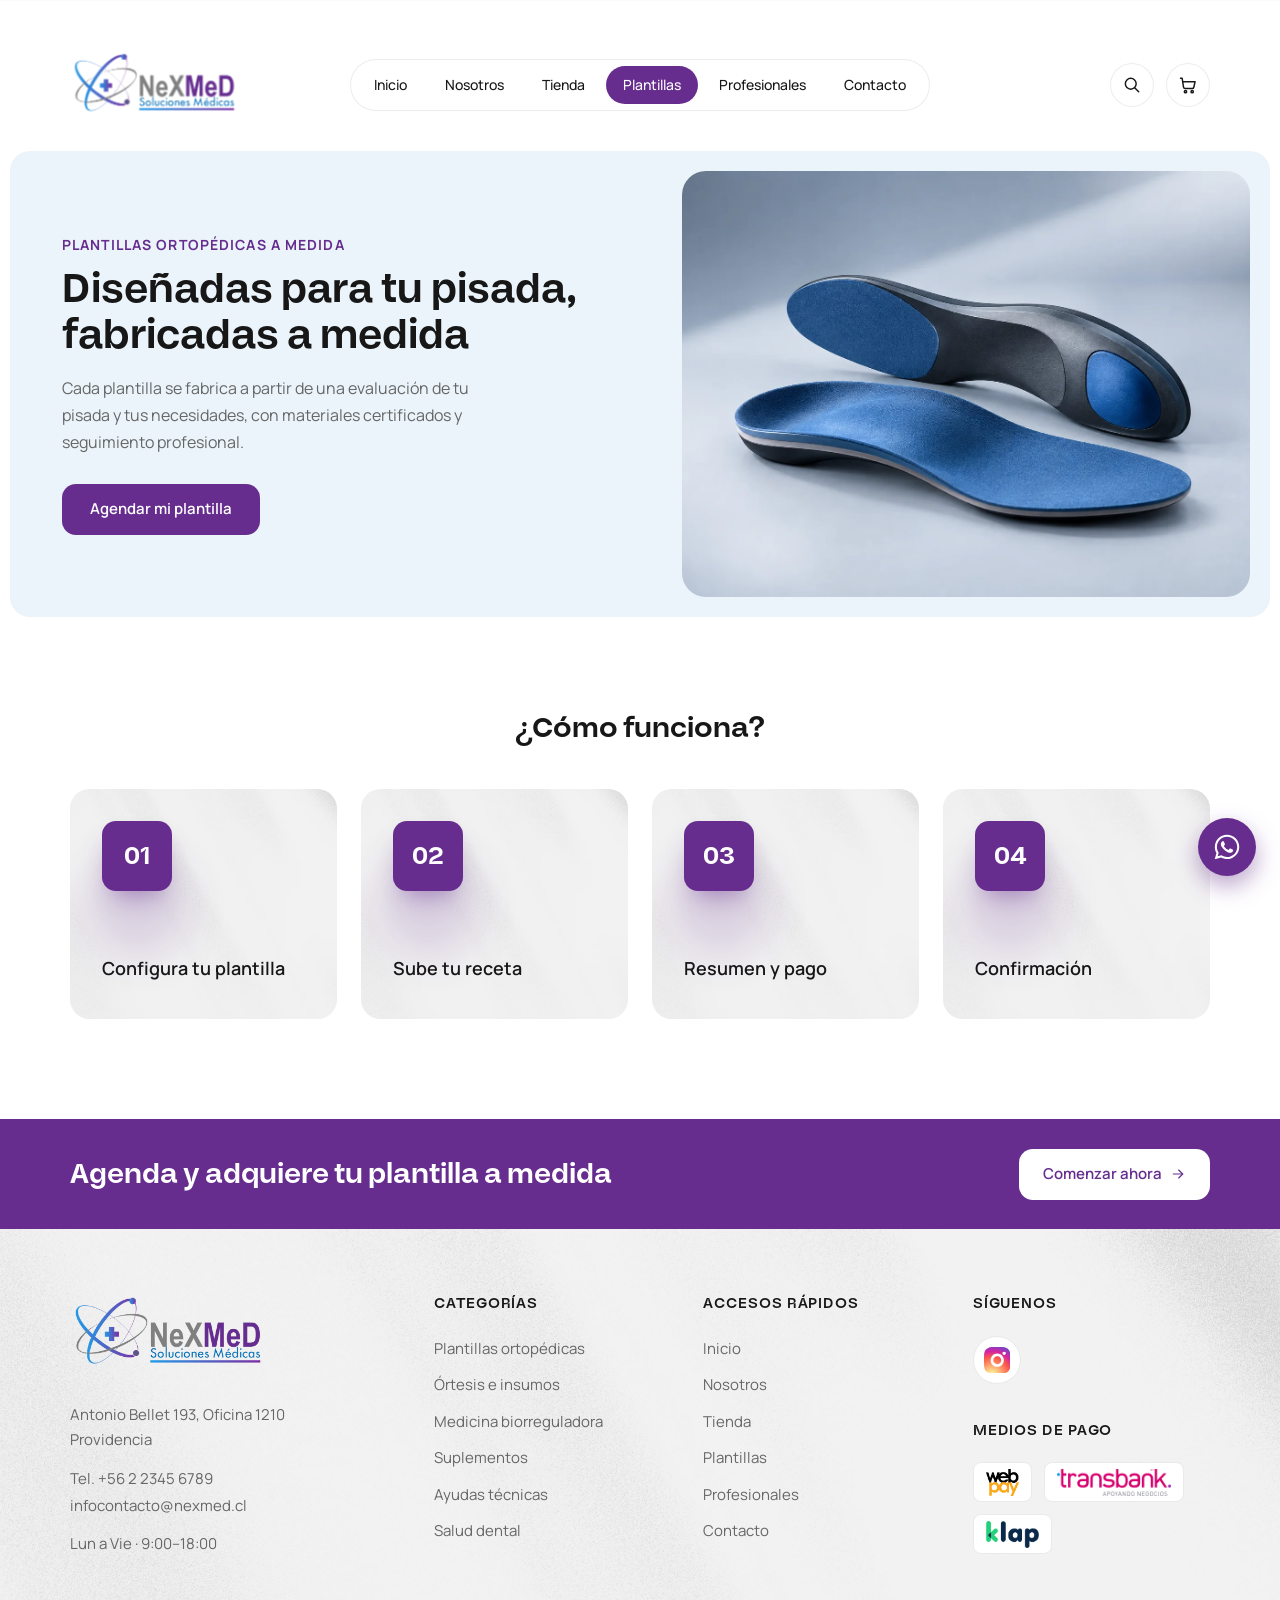
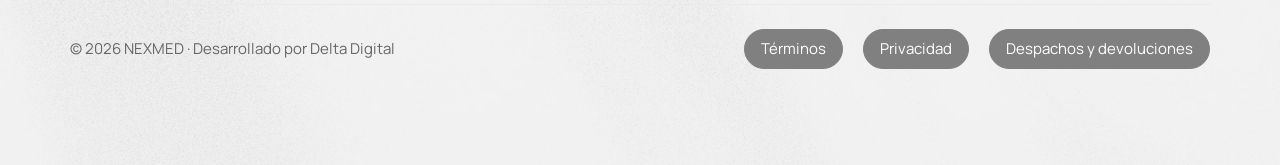
<file: plantillas.html>
<!doctype html>
<html lang="es">
  <head>
    <meta charset="UTF-8" />
    <meta name="viewport" content="width=device-width, initial-scale=1" />
    <title>Plantillas a la Medida — NEXMED</title>
    <meta
      name="description"
      content="Plantillas ortopédicas diseñadas a partir de tu pisada, fabricadas a medida. Agenda tu evaluación y compra en línea."
    />
    <link rel="preconnect" href="https://fonts.googleapis.com" />
    <link rel="preconnect" href="https://fonts.gstatic.com" crossorigin />
    <link
      href="https://fonts.googleapis.com/css2?family=Manrope:wght@400;500;600;700;800&display=swap"
      rel="stylesheet"
    />
    <link rel="stylesheet" href="assets/css/styles.css" />
  </head>
  <body data-page="plantillas">
    <a
      href="#main-content"
      class="sr-only focus:not-sr-only focus:absolute focus:left-4 focus:top-4 focus:z-[60] focus:rounded-btn focus:bg-brand-purple focus:px-4 focus:py-2 focus:text-white"
    >
      Saltar al contenido
    </a>

    <div id="header-sentinel" class="h-px" aria-hidden="true"></div>
    <header id="site-header" class="fixed inset-x-0 top-0 z-50">
      <div
        class="header-row relative grid w-full grid-cols-[1fr_auto] items-center gap-4 px-4 py-4 md:px-5 md:py-5 lg:grid-cols-[1fr_auto_1fr] lg:px-[70px] lg:pt-[50px] lg:pb-6"
      >
        <a
          href="index.html"
          class="relative block h-[42px] w-auto md:h-[48px] shrink-0 justify-self-start transition-opacity duration-300 hover:opacity-80 lg:h-[69px]"
          aria-label="NEXMED, ir al inicio"
        >
          <img
            src="assets/images/nexmed-logo.webp"
            alt="NEXMED Soluciones Médicas"
            width="3508"
            height="1430"
            class="block h-[42px] w-auto md:h-[48px] lg:h-[69px]"
          />
        </a>

        <nav aria-label="Navegación principal" class="hidden justify-self-center lg:block">
          <ul id="primary-nav-list" class="header-nav-pill flex items-center gap-1 rounded-full p-1.5"></ul>
        </nav>

        <div class="flex items-center justify-self-end gap-2 md:gap-3">
          <button
            type="button"
            id="search-toggle-button"
            aria-expanded="false"
            aria-controls="search-panel"
            aria-label="Buscar"
            class="header-icon-pill flex h-11 w-11 shrink-0 items-center justify-center rounded-full"
          >
            <svg viewBox="0 0 24 24" fill="none" stroke="currentColor" stroke-width="1.75" stroke-linecap="round" stroke-linejoin="round" aria-hidden="true" class="h-5 w-5">
              <circle cx="10.5" cy="10.5" r="6.5" />
              <path d="M20 20l-4.8-4.8" />
            </svg>
          </button>

          <a
            href="carrito.html"
            id="header-cart-button"
            aria-label="Carrito, vacío"
            class="header-icon-pill relative flex h-11 w-11 shrink-0 items-center justify-center rounded-full"
          >
            <svg viewBox="0 0 24 24" fill="none" stroke="currentColor" stroke-width="1.75" stroke-linecap="round" stroke-linejoin="round" aria-hidden="true" class="h-5 w-5">
              <path d="M3 4h2l1.6 10.6a2 2 0 0 0 2 1.7h8.4a2 2 0 0 0 2-1.6L20.5 8H6" />
              <circle cx="9" cy="20" r="1.4" />
              <circle cx="17" cy="20" r="1.4" />
            </svg>
            <span id="header-cart-badge" class="header-cart-badge" hidden>0</span>
          </a>

          <button
            type="button"
            id="mobile-menu-button"
            aria-expanded="false"
            aria-controls="mobile-menu"
            aria-haspopup="dialog"
            aria-label="Abrir menú"
            class="header-icon-pill flex h-11 w-11 shrink-0 items-center justify-center rounded-full lg:hidden"
          >
            <svg id="icon-menu" viewBox="0 0 24 24" fill="none" stroke="currentColor" stroke-width="1.75" stroke-linecap="round" stroke-linejoin="round" aria-hidden="true" class="h-5 w-5">
              <path d="M4 7h16" />
              <path d="M4 12h16" />
              <path d="M4 17h16" />
            </svg>
          </button>
        </div>
      </div>
    </header>

    <div id="search-overlay" hidden aria-hidden="true"></div>

    <div id="search-panel" role="search" hidden class="search-panel">
      <form class="search-panel__input-row" onsubmit="event.preventDefault()">
        <svg viewBox="0 0 24 24" fill="none" stroke="currentColor" stroke-width="1.75" stroke-linecap="round" stroke-linejoin="round" aria-hidden="true" class="h-5 w-5 shrink-0 text-ink-secondary">
          <circle cx="10.5" cy="10.5" r="6.5" />
          <path d="M20 20l-4.8-4.8" />
        </svg>
        <label for="header-search-input" class="sr-only">Buscar productos, marcas, categorías</label>
        <input
          id="header-search-input"
          type="search"
          name="q"
          placeholder="Buscar productos, marcas, categorías..."
          autocomplete="off"
          class="search-panel__input"
        />
        <button type="button" id="search-clear-button" aria-label="Limpiar búsqueda" class="search-panel__clear" hidden>
          <svg viewBox="0 0 24 24" fill="none" stroke="currentColor" stroke-width="1.75" stroke-linecap="round" stroke-linejoin="round" aria-hidden="true" class="h-4 w-4">
            <path d="M6 6l12 12M18 6L6 18" />
          </svg>
        </button>
      </form>

      <a href="tienda.html" class="search-panel__see-all">Ver todos los resultados</a>

      <div id="search-results" class="search-panel__results">
        <p class="search-panel__empty">Escribe para buscar en nuestro catálogo.</p>
      </div>
    </div>

    <div id="cart-drawer-overlay" hidden></div>
    <aside id="cart-drawer" class="cart-drawer" hidden aria-hidden="true" aria-label="Carrito de compras">
      <div class="cart-drawer__header">
        <h2 class="cart-drawer__title">Carrito de compras</h2>
        <button type="button" id="cart-drawer-close" class="cart-drawer__close" aria-label="Cerrar carrito">
          <svg viewBox="0 0 24 24" fill="none" stroke="currentColor" stroke-width="1.75" stroke-linecap="round" stroke-linejoin="round" aria-hidden="true" class="h-5 w-5">
            <path d="M6 6l12 12M18 6L6 18" />
          </svg>
        </button>
      </div>
      <div id="cart-drawer-body" class="cart-drawer__body"></div>
      <div id="cart-drawer-footer" class="cart-drawer__footer" hidden>
        <div class="cart-drawer__subtotal-row">
          <span>Subtotal</span>
          <span id="cart-drawer-subtotal"></span>
        </div>
        <p class="cart-drawer__shipping-note">Envío: se calcula en el checkout según tu dirección.</p>
        <div class="cart-drawer__actions">
          <a href="carrito.html" class="cart-drawer__view-cart">Ver carrito</a>
          <a href="checkout.html" class="cart-drawer__checkout">Iniciar compra</a>
        </div>
      </div>
    </aside>

    <main id="main-content">
      <section class="bg-surface p-[10px] pt-[86px] md:pt-[98px] lg:pt-[150px] pb-[70px]">
        <div data-reveal class="landing-hero p-5">
          <div class="px-2 py-10 lg:px-8">
            <p class="landing-hero__eyebrow">Plantillas ortopédicas a medida</p>
            <h1 class="landing-hero__title">Diseñadas para tu pisada, fabricadas a medida</h1>
            <p class="landing-hero__description">
              Cada plantilla se fabrica a partir de una evaluación de tu pisada y tus
              necesidades, con materiales certificados y seguimiento profesional.
            </p>
            <a href="agendar-plantilla.html" class="landing-hero__cta">Agendar mi plantilla</a>
          </div>
          <!--
            Secuencia animada: 5 fotos de plantillas + logo Parapie. Misma
            animación que "Plantillas a la medida" del Home (product-star-slider.js).
            Fotos 2–5 generadas con Magnific a partir de las plantillas del cliente.
          -->
          <div class="landing-hero__media" data-star-slider>
            <img
              src="assets/images/Plantillas a medida/secuencia/plantilla-1.webp"
              alt="Plantillas ortopédicas a la medida, azul y negro"
              width="1400"
              height="933"
              fetchpriority="high"
              class="product-star__card-slide product-star__sequence-slide is-active"
            />
            <img
              src="assets/images/Plantillas a medida/secuencia/plantilla-2.webp"
              alt="Plantillas Blunding amarillas y grises"
              width="1400"
              height="1050"
              loading="lazy"
              class="product-star__card-slide product-star__sequence-slide"
            />
            <img
              src="assets/images/Plantillas a medida/secuencia/plantilla-3.webp"
              alt="Plantillas de confort beige con base azul"
              width="1400"
              height="1050"
              loading="lazy"
              class="product-star__card-slide product-star__sequence-slide"
            />
            <img
              src="assets/images/Plantillas a medida/secuencia/plantilla-4.webp"
              alt="Plantillas andFlex Comfort"
              width="1400"
              height="1050"
              loading="lazy"
              class="product-star__card-slide product-star__sequence-slide"
            />
            <img
              src="assets/images/Plantillas a medida/secuencia/plantilla-5.webp"
              alt="Plantillas azules perforadas"
              width="1400"
              height="1050"
              loading="lazy"
              class="product-star__card-slide product-star__sequence-slide"
            />
            <img
              src="assets/images/Home/animacion-plantillas/parapie-logo.webp"
              alt="Parapie, órtesis plantares"
              width="800"
              height="800"
              loading="lazy"
              class="product-star__card-slide landing-hero__logo-slide"
            />
          </div>
        </div>
      </section>

      <section id="landing-como-funciona" class="bg-surface px-4 pt-[20px] pb-[100px] md:px-5 lg:px-[70px]">
        <div data-reveal>
          <h2 class="mb-10 text-center font-display text-[24px] font-semibold text-ink-primary lg:text-[28px]">
            ¿Cómo funciona?
          </h2>
          <div data-reveal-group class="steps-grid grid grid-cols-2 gap-3 sm:gap-6 lg:grid-cols-4">
            <div class="benefit-card--textured benefit-card--texture-full rounded-card bg-[#F3F3F3] p-8">
              <div class="relative flex h-full flex-col items-start gap-6">
                <div class="benefit-card__icon-wrap">
                  <span class="benefit-card__glow" aria-hidden="true"></span>
                  <span class="benefit-card__icon" aria-hidden="true">01</span>
                </div>
                <div class="benefit-card__content">
                  <h3 class="benefit-card__title">Configura tu plantilla</h3>
                </div>
              </div>
            </div>

            <div class="benefit-card--textured benefit-card--texture-full rounded-card bg-[#F3F3F3] p-8">
              <div class="relative flex h-full flex-col items-start gap-6">
                <div class="benefit-card__icon-wrap">
                  <span class="benefit-card__glow" aria-hidden="true"></span>
                  <span class="benefit-card__icon" aria-hidden="true">02</span>
                </div>
                <div class="benefit-card__content">
                  <h3 class="benefit-card__title">Sube tu receta</h3>
                </div>
              </div>
            </div>

            <div class="benefit-card--textured benefit-card--texture-full rounded-card bg-[#F3F3F3] p-8">
              <div class="relative flex h-full flex-col items-start gap-6">
                <div class="benefit-card__icon-wrap">
                  <span class="benefit-card__glow" aria-hidden="true"></span>
                  <span class="benefit-card__icon" aria-hidden="true">03</span>
                </div>
                <div class="benefit-card__content">
                  <h3 class="benefit-card__title">Resumen y pago</h3>
                </div>
              </div>
            </div>

            <div class="benefit-card--textured benefit-card--texture-full rounded-card bg-[#F3F3F3] p-8">
              <div class="relative flex h-full flex-col items-start gap-6">
                <div class="benefit-card__icon-wrap">
                  <span class="benefit-card__glow" aria-hidden="true"></span>
                  <span class="benefit-card__icon" aria-hidden="true">04</span>
                </div>
                <div class="benefit-card__content">
                  <h3 class="benefit-card__title">Confirmación</h3>
                </div>
              </div>
            </div>
          </div>
        </div>
      </section>

      <section class="flex min-h-[110px] items-center bg-brand-purple px-4 py-10 md:px-5 lg:h-[110px] lg:px-[70px] lg:py-0">
        <div data-reveal class="landing-cta-banner w-full">
          <h2 class="landing-cta-banner__title">Agenda y adquiere tu plantilla a medida</h2>
          <a href="agendar-plantilla.html" class="landing-cta-banner__cta">
            Comenzar ahora
            <svg viewBox="0 0 24 24" fill="none" stroke="currentColor" stroke-width="1.75" stroke-linecap="round" stroke-linejoin="round" aria-hidden="true" class="h-4 w-4">
              <path d="M5 12h14" />
              <path d="M13 6l6 6-6 6" />
            </svg>
          </a>
        </div>
      </section>
    </main>

    <footer id="site-footer" class="px-4 pt-16 pb-8 md:px-5 lg:px-[70px]">
      <div class="pointer-events-none absolute inset-0" aria-hidden="true">
        <img src="assets/images/Footer/footer-background.webp" alt="" class="h-full w-full object-cover" />
      </div>
      <div data-reveal class="footer-grid relative grid grid-cols-2 gap-x-6 gap-y-10 border-b border-border pb-12 lg:grid-cols-[1.4fr_1fr_1fr_1fr] lg:gap-x-8 lg:gap-y-12">
        <div>
          <a href="index.html" class="inline-flex" aria-label="NEXMED, ir al inicio">
            <img src="assets/images/nexmed-logo.webp" alt="NEXMED Soluciones Médicas" class="h-20 w-auto" />
          </a>
          <address class="mt-6 text-[15px] not-italic leading-relaxed text-ink-secondary">
            Antonio Bellet 193, Oficina 1210<br />
            Providencia
          </address>
          <p class="mt-4 text-[15px] text-ink-secondary">
            <a href="tel:+56223456789" class="transition-colors duration-300 hover:text-brand-blue">Tel. +56 2 2345 6789</a>
          </p>
          <p class="mt-1 text-[15px] text-ink-secondary">
            <a href="mailto:infocontacto@nexmed.cl" class="transition-colors duration-300 hover:text-brand-blue">infocontacto@nexmed.cl</a>
          </p>
          <p class="mt-4 text-[15px] text-ink-secondary">Lun a Vie · 9:00–18:00</p>
        </div>

        <nav aria-label="Categorías">
          <h3 class="footer-heading">Categorías</h3>
          <ul class="mt-5 flex flex-col gap-3">
            <li><a href="tienda.html#plantillas" class="footer-link">Plantillas ortopédicas</a></li>
            <li><a href="tienda.html#ortesis" class="footer-link">Órtesis e insumos</a></li>
            <li><a href="tienda.html#biorreguladora" class="footer-link">Medicina biorreguladora</a></li>
            <li><a href="tienda.html#suplementos" class="footer-link">Suplementos</a></li>
            <li><a href="tienda.html?categoria=Ayudas%20T%C3%A9cnicas" class="footer-link">Ayudas técnicas</a></li>
            <li><a href="tienda.html?categoria=Salud%20Dental" class="footer-link">Salud dental</a></li>
          </ul>
        </nav>

        <nav aria-label="Accesos rápidos">
          <h3 class="footer-heading">Accesos rápidos</h3>
          <ul class="mt-5 flex flex-col gap-3">
            <li><a href="index.html" class="footer-link">Inicio</a></li>
            <li><a href="nosotros.html" class="footer-link">Nosotros</a></li>
            <li><a href="tienda.html" class="footer-link">Tienda</a></li>
            <li><a href="plantillas.html" class="footer-link">Plantillas</a></li>
            <li><a href="profesionales.html" class="footer-link">Profesionales</a></li>
            <li><a href="contacto.html" class="footer-link">Contacto</a></li>
          </ul>
        </nav>

        <div>
          <h3 class="footer-heading">Síguenos</h3>
          <div class="mt-5 flex items-center gap-3">
            <a
              href="https://www.instagram.com/nexmed_solucionesmedicas?igsh=MWo2Mmt6dW1jb3lvaQ%3D%3D"
              target="_blank"
              rel="noopener noreferrer"
              aria-label="Instagram"
              class="footer-social-slot"
            >
              <svg viewBox="0 0 500 500" class="h-[26.45px] w-[26.45px]" aria-hidden="true">
                <defs>
                  <radialGradient id="instagram-gradient" cx="30%" cy="107%" r="150%">
                    <stop offset="0%" stop-color="#fdf497" />
                    <stop offset="5%" stop-color="#fdf497" />
                    <stop offset="45%" stop-color="#fd5949" />
                    <stop offset="60%" stop-color="#d6249f" />
                    <stop offset="90%" stop-color="#285AEB" />
                  </radialGradient>
                </defs>
                <path d="M275.7 0C303.824 0.0749982 318.098 0.224995 330.423 0.574986L335.272 0.749981C340.872 0.949976 346.397 1.19997 353.071 1.49996C379.67 2.74993 397.819 6.94983 413.743 13.1247C430.242 19.4745 444.142 28.0743 458.041 41.949C470.758 54.442 480.595 69.5601 486.865 86.2479C493.039 102.173 497.239 120.322 498.489 146.946C498.789 153.596 499.039 159.121 499.239 164.746L499.389 169.596C499.764 181.896 499.914 196.17 499.964 224.295L499.989 242.944V275.693C500.05 293.928 499.858 312.163 499.414 330.392L499.264 335.242C499.064 340.867 498.814 346.392 498.514 353.041C497.264 379.666 493.014 397.79 486.865 413.74C480.595 430.428 470.758 445.546 458.041 458.039C445.548 470.756 430.431 480.593 413.743 486.863C397.819 493.038 379.67 497.238 353.071 498.488L335.272 499.238L330.423 499.388C318.098 499.738 303.824 499.913 275.7 499.963L257.051 499.988H224.328C206.085 500.052 187.843 499.861 169.606 499.413L164.756 499.263C158.821 499.038 152.888 498.78 146.957 498.488C120.358 497.238 102.209 493.038 86.2599 486.863C69.5815 480.59 54.4725 470.753 41.9871 458.039C29.2614 445.548 19.416 430.43 13.1386 413.74C6.96387 397.815 2.76408 379.666 1.51414 353.041L0.764181 335.242L0.63919 330.392C0.178364 312.163 -0.0299809 293.928 0.0142192 275.693V224.295C-0.0549747 206.06 0.128369 187.825 0.564193 169.596L0.739184 164.746C0.939174 159.121 1.18916 153.596 1.48915 146.946C2.73908 120.322 6.93887 102.198 13.1136 86.2479C19.4056 69.5533 29.2683 54.4346 42.0121 41.949C54.4903 29.238 69.5904 19.4014 86.2599 13.1247C102.209 6.94983 120.333 2.74993 146.957 1.49996C153.606 1.19997 159.156 0.949976 164.756 0.749981L169.606 0.599984C187.835 0.155814 206.069 -0.0358666 224.303 0.0249976L275.7 0ZM250.002 124.997C216.851 124.997 185.059 138.166 161.618 161.608C138.177 185.049 125.008 216.843 125.008 249.994C125.008 283.145 138.177 314.939 161.618 338.38C185.059 361.822 216.851 374.991 250.002 374.991C283.152 374.991 314.945 361.822 338.385 338.38C361.826 314.939 374.995 283.145 374.995 249.994C374.995 216.843 361.826 185.049 338.385 161.608C314.945 138.166 283.152 124.997 250.002 124.997ZM250.002 174.996C259.85 174.994 269.603 176.932 278.702 180.7C287.802 184.467 296.07 189.99 303.036 196.953C310.001 203.916 315.526 212.183 319.297 221.282C323.067 230.38 325.009 240.133 325.01 249.981C325.012 259.83 323.074 269.583 319.306 278.683C315.539 287.783 310.016 296.051 303.053 303.017C296.09 309.982 287.824 315.508 278.725 319.278C269.627 323.049 259.875 324.99 250.027 324.992C230.136 324.992 211.061 317.091 196.996 303.026C182.932 288.961 175.03 269.885 175.03 249.994C175.03 230.103 182.932 211.027 196.996 196.962C211.061 182.897 230.136 174.996 250.027 174.996M381.27 87.4979C372.982 87.4979 365.034 90.7902 359.174 96.6506C353.314 102.511 350.022 110.459 350.022 118.747C350.022 127.035 353.314 134.983 359.174 140.844C365.034 146.704 372.982 149.996 381.27 149.996C389.558 149.996 397.506 146.704 403.366 140.844C409.226 134.983 412.518 127.035 412.518 118.747C412.518 110.459 409.226 102.511 403.366 96.6506C397.506 90.7902 389.558 87.4979 381.27 87.4979Z" fill="url(#instagram-gradient)" />
              </svg>
            </a>
          </div>

          <h3 class="footer-heading mt-9">Medios de pago</h3>
          <div class="mt-5 flex flex-wrap items-center gap-3">
            <span class="footer-payment-slot">
              <img src="assets/images/Footer/Pagos/WebPay.png" alt="WebPay" />
            </span>
            <span class="footer-payment-slot">
              <img src="assets/images/Footer/Pagos/transbank.png" alt="Transbank" />
            </span>
            <span class="footer-payment-slot">
              <img src="assets/images/Footer/Pagos/KLAP.png" alt="KLAP" />
            </span>
          </div>
        </div>
      </div>

      <div class="relative flex flex-col gap-3 pt-6 text-[15px] text-ink-secondary sm:flex-row sm:items-center sm:justify-between">
        <p class="order-last sm:order-none">© 2026 NEXMED · <a href="https://deltadigital.cl" target="_blank" rel="noopener noreferrer" class="transition-colors duration-300 hover:text-brand-blue">Desarrollado por Delta Digital</a></p>
        <div class="footer-legal-links">
          <a href="terminos.html" class="footer-legal-link">Términos</a>
          <a href="privacidad.html" class="footer-legal-link">Privacidad</a>
          <a href="despachos.html" class="footer-legal-link">Despachos y devoluciones</a>
        </div>
      </div>
    </footer>

    <a
      href="https://wa.me/56223456789"
      target="_blank"
      rel="noopener noreferrer"
      aria-label="Escríbenos por WhatsApp"
      class="whatsapp-float"
    >
      <svg viewBox="0 0 448 512" fill="currentColor" aria-hidden="true">
        <path d="M380.9 97.1C339 55.1 283.2 32 223.9 32c-122.4 0-222 99.6-222 222 0 39.1 10.2 77.3 29.6 111L0 480l117.7-30.9c32.4 17.7 68.9 27 106.1 27h.1c122.3 0 224.1-99.6 224.1-222 0-59.3-25.2-115-67.1-157zm-157 341.6c-33.2 0-65.7-8.9-94-25.7l-6.7-4-69.8 18.3L72 359.2l-4.4-7c-18.5-29.4-28.2-63.3-28.2-98.2 0-101.7 82.8-184.5 184.6-184.5 49.3 0 95.6 19.2 130.4 54.1 34.8 34.9 56.2 81.2 56.1 130.5 0 101.8-84.9 184.6-186.6 184.6zm101.2-138.2c-5.5-2.8-32.8-16.2-37.9-18-5.1-1.9-8.8-2.8-12.5 2.8-3.7 5.6-14.3 18-17.6 21.8-3.2 3.7-6.5 4.2-12 1.4-32.6-16.3-54-29.1-75.5-66-5.7-9.8 5.7-9.1 16.3-30.3 1.8-3.7.9-6.9-.5-9.7-1.4-2.8-12.5-30.1-17.1-41.2-4.5-10.8-9.1-9.3-12.5-9.5-3.2-.2-6.9-.2-10.6-.2-3.7 0-9.7 1.4-14.8 6.9-5.1 5.6-19.4 19-19.4 46.3 0 27.3 19.9 53.7 22.6 57.4 2.8 3.7 39.1 59.7 94.8 83.8 35.2 15.2 49 16.5 66.6 13.9 10.7-1.6 32.8-13.4 37.4-26.4 4.6-13 4.6-24.1 3.2-26.4-1.3-2.5-5-3.9-10.5-6.6z" />
      </svg>
    </a>

    <script src="assets/js/products-data.js" defer></script>
    <script src="assets/js/cart.js" defer></script>
    <script src="assets/js/header.js" defer></script>
    <script src="assets/js/scroll-reveal.js" defer></script>
    <script src="assets/js/product-star-slider.js" defer></script>
  </body>
</html>
</file>
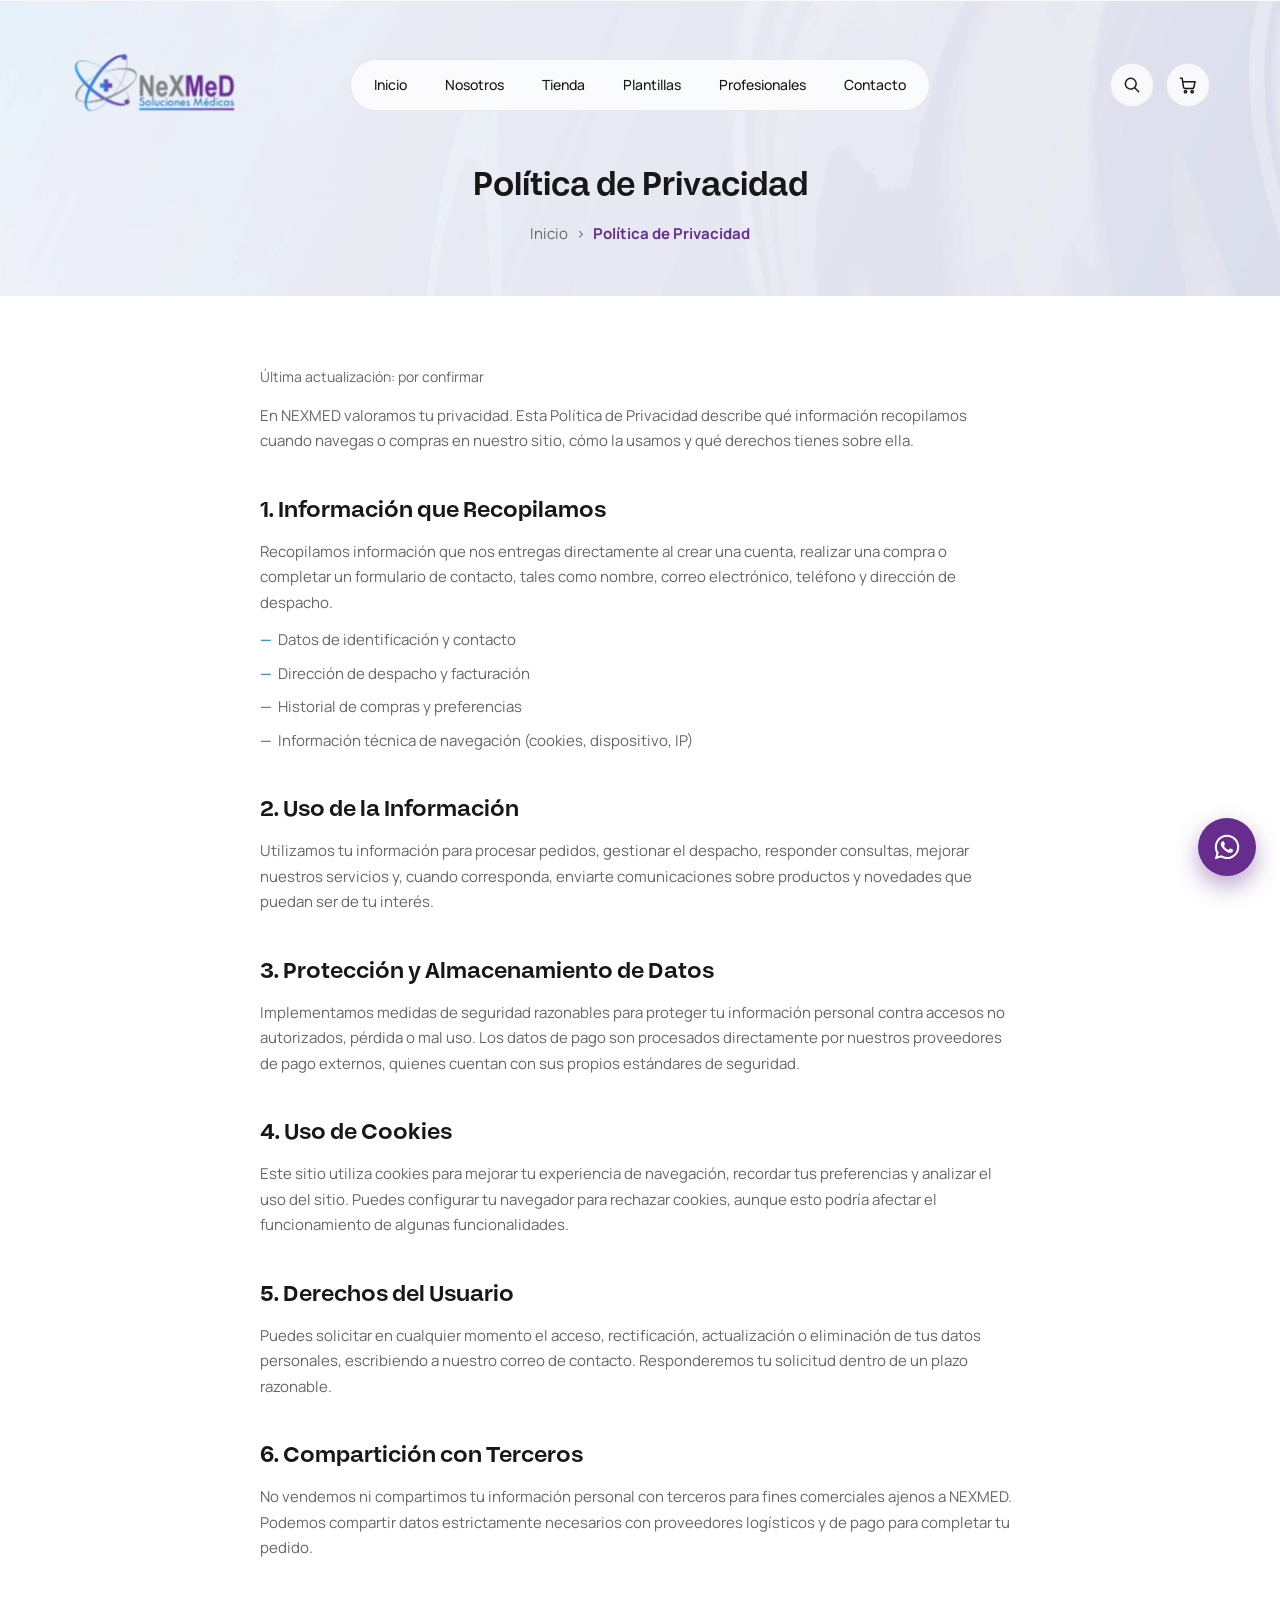
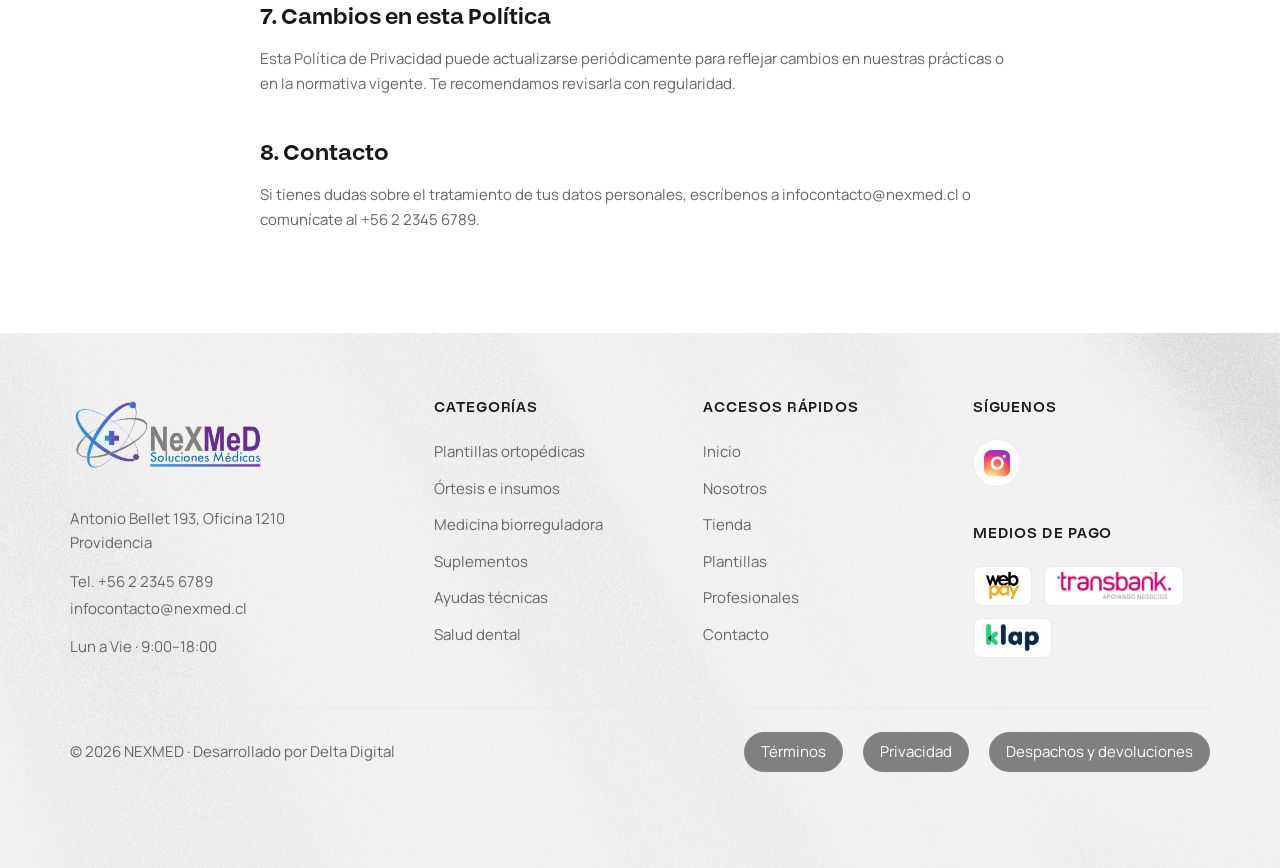
<file: privacidad.html>
<!doctype html>
<html lang="es">
  <head>
    <meta charset="UTF-8" />
    <meta name="viewport" content="width=device-width, initial-scale=1" />
    <title>Política de Privacidad — NEXMED</title>
    <meta
      name="description"
      content="Política de privacidad de NEXMED Soluciones Médicas: qué información recopilamos y cómo la protegemos."
    />
    <link rel="preconnect" href="https://fonts.googleapis.com" />
    <link rel="preconnect" href="https://fonts.gstatic.com" crossorigin />
    <link
      href="https://fonts.googleapis.com/css2?family=Manrope:wght@400;500;600;700;800&display=swap"
      rel="stylesheet"
    />
    <link rel="stylesheet" href="assets/css/styles.css" />
  </head>
  <!--
    Texto de relleno (placeholder) a solicitud del cliente, mientras el
    departamento legal entrega el texto definitivo. No usar como contenido
    final sin revisión.
  -->
  <body data-page="privacidad">
    <a
      href="#main-content"
      class="sr-only focus:not-sr-only focus:absolute focus:left-4 focus:top-4 focus:z-[60] focus:rounded-btn focus:bg-brand-purple focus:px-4 focus:py-2 focus:text-white"
    >
      Saltar al contenido
    </a>

    <div id="header-sentinel" class="h-px" aria-hidden="true"></div>
    <header id="site-header" class="fixed inset-x-0 top-0 z-50">
      <div
        class="header-row relative grid w-full grid-cols-[1fr_auto] items-center gap-4 px-4 py-4 md:px-5 md:py-5 lg:grid-cols-[1fr_auto_1fr] lg:px-[70px] lg:pt-[50px] lg:pb-6"
      >
        <a
          href="index.html"
          class="relative block h-[42px] w-auto md:h-[48px] shrink-0 justify-self-start transition-opacity duration-300 hover:opacity-80 lg:h-[69px]"
          aria-label="NEXMED, ir al inicio"
        >
          <img
            src="assets/images/nexmed-logo.webp"
            alt="NEXMED Soluciones Médicas"
            width="3508"
            height="1430"
            class="block h-[42px] w-auto md:h-[48px] lg:h-[69px]"
          />
        </a>

        <nav aria-label="Navegación principal" class="hidden justify-self-center lg:block">
          <ul id="primary-nav-list" class="header-nav-pill flex items-center gap-1 rounded-full p-1.5"></ul>
        </nav>

        <div class="flex items-center justify-self-end gap-2 md:gap-3">
          <button
            type="button"
            id="search-toggle-button"
            aria-expanded="false"
            aria-controls="search-panel"
            aria-label="Buscar"
            class="header-icon-pill flex h-11 w-11 shrink-0 items-center justify-center rounded-full"
          >
            <svg viewBox="0 0 24 24" fill="none" stroke="currentColor" stroke-width="1.75" stroke-linecap="round" stroke-linejoin="round" aria-hidden="true" class="h-5 w-5">
              <circle cx="10.5" cy="10.5" r="6.5" />
              <path d="M20 20l-4.8-4.8" />
            </svg>
          </button>

          <a
            href="carrito.html"
            id="header-cart-button"
            aria-label="Carrito, vacío"
            class="header-icon-pill relative flex h-11 w-11 shrink-0 items-center justify-center rounded-full"
          >
            <svg viewBox="0 0 24 24" fill="none" stroke="currentColor" stroke-width="1.75" stroke-linecap="round" stroke-linejoin="round" aria-hidden="true" class="h-5 w-5">
              <path d="M3 4h2l1.6 10.6a2 2 0 0 0 2 1.7h8.4a2 2 0 0 0 2-1.6L20.5 8H6" />
              <circle cx="9" cy="20" r="1.4" />
              <circle cx="17" cy="20" r="1.4" />
            </svg>
            <span id="header-cart-badge" class="header-cart-badge" hidden>0</span>
          </a>

          <button
            type="button"
            id="mobile-menu-button"
            aria-expanded="false"
            aria-controls="mobile-menu"
            aria-haspopup="dialog"
            aria-label="Abrir menú"
            class="header-icon-pill flex h-11 w-11 shrink-0 items-center justify-center rounded-full lg:hidden"
          >
            <svg id="icon-menu" viewBox="0 0 24 24" fill="none" stroke="currentColor" stroke-width="1.75" stroke-linecap="round" stroke-linejoin="round" aria-hidden="true" class="h-5 w-5">
              <path d="M4 7h16" />
              <path d="M4 12h16" />
              <path d="M4 17h16" />
            </svg>
          </button>
        </div>
      </div>
    </header>

    <div id="search-overlay" hidden aria-hidden="true"></div>

    <div id="search-panel" role="search" hidden class="search-panel">
      <form class="search-panel__input-row" onsubmit="event.preventDefault()">
        <svg viewBox="0 0 24 24" fill="none" stroke="currentColor" stroke-width="1.75" stroke-linecap="round" stroke-linejoin="round" aria-hidden="true" class="h-5 w-5 shrink-0 text-ink-secondary">
          <circle cx="10.5" cy="10.5" r="6.5" />
          <path d="M20 20l-4.8-4.8" />
        </svg>
        <label for="header-search-input" class="sr-only">Buscar productos, marcas, categorías</label>
        <input
          id="header-search-input"
          type="search"
          name="q"
          placeholder="Buscar productos, marcas, categorías..."
          autocomplete="off"
          class="search-panel__input"
        />
        <button type="button" id="search-clear-button" aria-label="Limpiar búsqueda" class="search-panel__clear" hidden>
          <svg viewBox="0 0 24 24" fill="none" stroke="currentColor" stroke-width="1.75" stroke-linecap="round" stroke-linejoin="round" aria-hidden="true" class="h-4 w-4">
            <path d="M6 6l12 12M18 6L6 18" />
          </svg>
        </button>
      </form>

      <a href="tienda.html" class="search-panel__see-all">Ver todos los resultados</a>

      <div id="search-results" class="search-panel__results">
        <p class="search-panel__empty">Escribe para buscar en nuestro catálogo.</p>
      </div>
    </div>

    <div id="cart-drawer-overlay" hidden></div>
    <aside id="cart-drawer" class="cart-drawer" hidden aria-hidden="true" aria-label="Carrito de compras">
      <div class="cart-drawer__header">
        <h2 class="cart-drawer__title">Carrito de compras</h2>
        <button type="button" id="cart-drawer-close" class="cart-drawer__close" aria-label="Cerrar carrito">
          <svg viewBox="0 0 24 24" fill="none" stroke="currentColor" stroke-width="1.75" stroke-linecap="round" stroke-linejoin="round" aria-hidden="true" class="h-5 w-5">
            <path d="M6 6l12 12M18 6L6 18" />
          </svg>
        </button>
      </div>
      <div id="cart-drawer-body" class="cart-drawer__body"></div>
      <div id="cart-drawer-footer" class="cart-drawer__footer" hidden>
        <div class="cart-drawer__subtotal-row">
          <span>Subtotal</span>
          <span id="cart-drawer-subtotal"></span>
        </div>
        <p class="cart-drawer__shipping-note">Envío: se calcula en el checkout según tu dirección.</p>
        <div class="cart-drawer__actions">
          <a href="carrito.html" class="cart-drawer__view-cart">Ver carrito</a>
          <a href="checkout.html" class="cart-drawer__checkout">Iniciar compra</a>
        </div>
      </div>
    </aside>

    <main id="main-content">
      <section class="shop-banner pt-[112px] pb-[40px] md:pt-[124px] lg:pt-[160px] lg:pb-[50px]">
        <h1 class="shop-banner__title">Política de Privacidad</h1>
        <nav class="shop-banner__breadcrumb" aria-label="Ruta de navegación">
          <a href="index.html">Inicio</a>
          <span class="shop-banner__breadcrumb-sep" aria-hidden="true">›</span>
          <span class="shop-banner__breadcrumb-current">Política de Privacidad</span>
        </nav>
      </section>

      <section class="bg-surface px-4 pt-[70px] pb-[100px] md:px-5 lg:px-[70px]">
        <div class="legal-content">
          <p class="legal-content__updated">Última actualización: por confirmar</p>
          <p class="legal-content__intro">
            En NEXMED valoramos tu privacidad. Esta Política de Privacidad describe qué
            información recopilamos cuando navegas o compras en nuestro sitio, cómo la usamos y
            qué derechos tienes sobre ella.
          </p>

          <div class="legal-section">
            <h2 class="legal-section__heading">1. Información que Recopilamos</h2>
            <p class="legal-section__text">
              Recopilamos información que nos entregas directamente al crear una cuenta,
              realizar una compra o completar un formulario de contacto, tales como nombre,
              correo electrónico, teléfono y dirección de despacho.
            </p>
            <ul class="legal-section__list">
              <li>Datos de identificación y contacto</li>
              <li>Dirección de despacho y facturación</li>
              <li>Historial de compras y preferencias</li>
              <li>Información técnica de navegación (cookies, dispositivo, IP)</li>
            </ul>
          </div>

          <div class="legal-section">
            <h2 class="legal-section__heading">2. Uso de la Información</h2>
            <p class="legal-section__text">
              Utilizamos tu información para procesar pedidos, gestionar el despacho, responder
              consultas, mejorar nuestros servicios y, cuando corresponda, enviarte
              comunicaciones sobre productos y novedades que puedan ser de tu interés.
            </p>
          </div>

          <div class="legal-section">
            <h2 class="legal-section__heading">3. Protección y Almacenamiento de Datos</h2>
            <p class="legal-section__text">
              Implementamos medidas de seguridad razonables para proteger tu información
              personal contra accesos no autorizados, pérdida o mal uso. Los datos de pago son
              procesados directamente por nuestros proveedores de pago externos, quienes cuentan
              con sus propios estándares de seguridad.
            </p>
          </div>

          <div class="legal-section">
            <h2 class="legal-section__heading">4. Uso de Cookies</h2>
            <p class="legal-section__text">
              Este sitio utiliza cookies para mejorar tu experiencia de navegación, recordar tus
              preferencias y analizar el uso del sitio. Puedes configurar tu navegador para
              rechazar cookies, aunque esto podría afectar el funcionamiento de algunas
              funcionalidades.
            </p>
          </div>

          <div class="legal-section">
            <h2 class="legal-section__heading">5. Derechos del Usuario</h2>
            <p class="legal-section__text">
              Puedes solicitar en cualquier momento el acceso, rectificación, actualización o
              eliminación de tus datos personales, escribiendo a nuestro correo de contacto.
              Responderemos tu solicitud dentro de un plazo razonable.
            </p>
          </div>

          <div class="legal-section">
            <h2 class="legal-section__heading">6. Compartición con Terceros</h2>
            <p class="legal-section__text">
              No vendemos ni compartimos tu información personal con terceros para fines
              comerciales ajenos a NEXMED. Podemos compartir datos estrictamente necesarios con
              proveedores logísticos y de pago para completar tu pedido.
            </p>
          </div>

          <div class="legal-section">
            <h2 class="legal-section__heading">7. Cambios en esta Política</h2>
            <p class="legal-section__text">
              Esta Política de Privacidad puede actualizarse periódicamente para reflejar
              cambios en nuestras prácticas o en la normativa vigente. Te recomendamos
              revisarla con regularidad.
            </p>
          </div>

          <div class="legal-section">
            <h2 class="legal-section__heading">8. Contacto</h2>
            <p class="legal-section__text">
              Si tienes dudas sobre el tratamiento de tus datos personales, escríbenos a
              <a href="mailto:infocontacto@nexmed.cl" class="transition-colors duration-300 hover:text-brand-blue">infocontacto@nexmed.cl</a>
              o comunícate al
              <a href="tel:+56223456789" class="transition-colors duration-300 hover:text-brand-blue">+56 2 2345 6789</a>.
            </p>
          </div>
        </div>
      </section>
    </main>

    <footer id="site-footer" class="px-4 pt-16 pb-8 md:px-5 lg:px-[70px]">
      <div class="pointer-events-none absolute inset-0" aria-hidden="true">
        <img src="assets/images/Footer/footer-background.webp" alt="" class="h-full w-full object-cover" />
      </div>
      <div data-reveal class="footer-grid relative grid grid-cols-2 gap-x-6 gap-y-10 border-b border-border pb-12 lg:grid-cols-[1.4fr_1fr_1fr_1fr] lg:gap-x-8 lg:gap-y-12">
        <div>
          <a href="index.html" class="inline-flex" aria-label="NEXMED, ir al inicio">
            <img src="assets/images/nexmed-logo.webp" alt="NEXMED Soluciones Médicas" class="h-20 w-auto" />
          </a>
          <address class="mt-6 text-[15px] not-italic leading-relaxed text-ink-secondary">
            Antonio Bellet 193, Oficina 1210<br />
            Providencia
          </address>
          <p class="mt-4 text-[15px] text-ink-secondary">
            <a href="tel:+56223456789" class="transition-colors duration-300 hover:text-brand-blue">Tel. +56 2 2345 6789</a>
          </p>
          <p class="mt-1 text-[15px] text-ink-secondary">
            <a href="mailto:infocontacto@nexmed.cl" class="transition-colors duration-300 hover:text-brand-blue">infocontacto@nexmed.cl</a>
          </p>
          <p class="mt-4 text-[15px] text-ink-secondary">Lun a Vie · 9:00–18:00</p>
        </div>

        <nav aria-label="Categorías">
          <h3 class="footer-heading">Categorías</h3>
          <ul class="mt-5 flex flex-col gap-3">
            <li><a href="tienda.html#plantillas" class="footer-link">Plantillas ortopédicas</a></li>
            <li><a href="tienda.html#ortesis" class="footer-link">Órtesis e insumos</a></li>
            <li><a href="tienda.html#biorreguladora" class="footer-link">Medicina biorreguladora</a></li>
            <li><a href="tienda.html#suplementos" class="footer-link">Suplementos</a></li>
            <li><a href="tienda.html?categoria=Ayudas%20T%C3%A9cnicas" class="footer-link">Ayudas técnicas</a></li>
            <li><a href="tienda.html?categoria=Salud%20Dental" class="footer-link">Salud dental</a></li>
          </ul>
        </nav>

        <nav aria-label="Accesos rápidos">
          <h3 class="footer-heading">Accesos rápidos</h3>
          <ul class="mt-5 flex flex-col gap-3">
            <li><a href="index.html" class="footer-link">Inicio</a></li>
            <li><a href="nosotros.html" class="footer-link">Nosotros</a></li>
            <li><a href="tienda.html" class="footer-link">Tienda</a></li>
            <li><a href="plantillas.html" class="footer-link">Plantillas</a></li>
            <li><a href="profesionales.html" class="footer-link">Profesionales</a></li>
            <li><a href="contacto.html" class="footer-link">Contacto</a></li>
          </ul>
        </nav>

        <div>
          <h3 class="footer-heading">Síguenos</h3>
          <div class="mt-5 flex items-center gap-3">
            <a
              href="https://www.instagram.com/nexmed_solucionesmedicas?igsh=MWo2Mmt6dW1jb3lvaQ%3D%3D"
              target="_blank"
              rel="noopener noreferrer"
              aria-label="Instagram"
              class="footer-social-slot"
            >
              <svg viewBox="0 0 500 500" class="h-[26.45px] w-[26.45px]" aria-hidden="true">
                <defs>
                  <radialGradient id="instagram-gradient" cx="30%" cy="107%" r="150%">
                    <stop offset="0%" stop-color="#fdf497" />
                    <stop offset="5%" stop-color="#fdf497" />
                    <stop offset="45%" stop-color="#fd5949" />
                    <stop offset="60%" stop-color="#d6249f" />
                    <stop offset="90%" stop-color="#285AEB" />
                  </radialGradient>
                </defs>
                <path d="M275.7 0C303.824 0.0749982 318.098 0.224995 330.423 0.574986L335.272 0.749981C340.872 0.949976 346.397 1.19997 353.071 1.49996C379.67 2.74993 397.819 6.94983 413.743 13.1247C430.242 19.4745 444.142 28.0743 458.041 41.949C470.758 54.442 480.595 69.5601 486.865 86.2479C493.039 102.173 497.239 120.322 498.489 146.946C498.789 153.596 499.039 159.121 499.239 164.746L499.389 169.596C499.764 181.896 499.914 196.17 499.964 224.295L499.989 242.944V275.693C500.05 293.928 499.858 312.163 499.414 330.392L499.264 335.242C499.064 340.867 498.814 346.392 498.514 353.041C497.264 379.666 493.014 397.79 486.865 413.74C480.595 430.428 470.758 445.546 458.041 458.039C445.548 470.756 430.431 480.593 413.743 486.863C397.819 493.038 379.67 497.238 353.071 498.488L335.272 499.238L330.423 499.388C318.098 499.738 303.824 499.913 275.7 499.963L257.051 499.988H224.328C206.085 500.052 187.843 499.861 169.606 499.413L164.756 499.263C158.821 499.038 152.888 498.78 146.957 498.488C120.358 497.238 102.209 493.038 86.2599 486.863C69.5815 480.59 54.4725 470.753 41.9871 458.039C29.2614 445.548 19.416 430.43 13.1386 413.74C6.96387 397.815 2.76408 379.666 1.51414 353.041L0.764181 335.242L0.63919 330.392C0.178364 312.163 -0.0299809 293.928 0.0142192 275.693V224.295C-0.0549747 206.06 0.128369 187.825 0.564193 169.596L0.739184 164.746C0.939174 159.121 1.18916 153.596 1.48915 146.946C2.73908 120.322 6.93887 102.198 13.1136 86.2479C19.4056 69.5533 29.2683 54.4346 42.0121 41.949C54.4903 29.238 69.5904 19.4014 86.2599 13.1247C102.209 6.94983 120.333 2.74993 146.957 1.49996C153.606 1.19997 159.156 0.949976 164.756 0.749981L169.606 0.599984C187.835 0.155814 206.069 -0.0358666 224.303 0.0249976L275.7 0ZM250.002 124.997C216.851 124.997 185.059 138.166 161.618 161.608C138.177 185.049 125.008 216.843 125.008 249.994C125.008 283.145 138.177 314.939 161.618 338.38C185.059 361.822 216.851 374.991 250.002 374.991C283.152 374.991 314.945 361.822 338.385 338.38C361.826 314.939 374.995 283.145 374.995 249.994C374.995 216.843 361.826 185.049 338.385 161.608C314.945 138.166 283.152 124.997 250.002 124.997ZM250.002 174.996C259.85 174.994 269.603 176.932 278.702 180.7C287.802 184.467 296.07 189.99 303.036 196.953C310.001 203.916 315.526 212.183 319.297 221.282C323.067 230.38 325.009 240.133 325.01 249.981C325.012 259.83 323.074 269.583 319.306 278.683C315.539 287.783 310.016 296.051 303.053 303.017C296.09 309.982 287.824 315.508 278.725 319.278C269.627 323.049 259.875 324.99 250.027 324.992C230.136 324.992 211.061 317.091 196.996 303.026C182.932 288.961 175.03 269.885 175.03 249.994C175.03 230.103 182.932 211.027 196.996 196.962C211.061 182.897 230.136 174.996 250.027 174.996M381.27 87.4979C372.982 87.4979 365.034 90.7902 359.174 96.6506C353.314 102.511 350.022 110.459 350.022 118.747C350.022 127.035 353.314 134.983 359.174 140.844C365.034 146.704 372.982 149.996 381.27 149.996C389.558 149.996 397.506 146.704 403.366 140.844C409.226 134.983 412.518 127.035 412.518 118.747C412.518 110.459 409.226 102.511 403.366 96.6506C397.506 90.7902 389.558 87.4979 381.27 87.4979Z" fill="url(#instagram-gradient)" />
              </svg>
            </a>
          </div>

          <h3 class="footer-heading mt-9">Medios de pago</h3>
          <div class="mt-5 flex flex-wrap items-center gap-3">
            <span class="footer-payment-slot">
              <img src="assets/images/Footer/Pagos/WebPay.png" alt="WebPay" />
            </span>
            <span class="footer-payment-slot">
              <img src="assets/images/Footer/Pagos/transbank.png" alt="Transbank" />
            </span>
            <span class="footer-payment-slot">
              <img src="assets/images/Footer/Pagos/KLAP.png" alt="KLAP" />
            </span>
          </div>
        </div>
      </div>

      <div class="relative flex flex-col gap-3 pt-6 text-[15px] text-ink-secondary sm:flex-row sm:items-center sm:justify-between">
        <p class="order-last sm:order-none">© 2026 NEXMED · <a href="https://deltadigital.cl" target="_blank" rel="noopener noreferrer" class="transition-colors duration-300 hover:text-brand-blue">Desarrollado por Delta Digital</a></p>
        <div class="footer-legal-links">
          <a href="terminos.html" class="footer-legal-link">Términos</a>
          <a href="privacidad.html" class="footer-legal-link">Privacidad</a>
          <a href="despachos.html" class="footer-legal-link">Despachos y devoluciones</a>
        </div>
      </div>
    </footer>

    <a
      href="https://wa.me/56223456789"
      target="_blank"
      rel="noopener noreferrer"
      aria-label="Escríbenos por WhatsApp"
      class="whatsapp-float"
    >
      <svg viewBox="0 0 448 512" fill="currentColor" aria-hidden="true">
        <path d="M380.9 97.1C339 55.1 283.2 32 223.9 32c-122.4 0-222 99.6-222 222 0 39.1 10.2 77.3 29.6 111L0 480l117.7-30.9c32.4 17.7 68.9 27 106.1 27h.1c122.3 0 224.1-99.6 224.1-222 0-59.3-25.2-115-67.1-157zm-157 341.6c-33.2 0-65.7-8.9-94-25.7l-6.7-4-69.8 18.3L72 359.2l-4.4-7c-18.5-29.4-28.2-63.3-28.2-98.2 0-101.7 82.8-184.5 184.6-184.5 49.3 0 95.6 19.2 130.4 54.1 34.8 34.9 56.2 81.2 56.1 130.5 0 101.8-84.9 184.6-186.6 184.6zm101.2-138.2c-5.5-2.8-32.8-16.2-37.9-18-5.1-1.9-8.8-2.8-12.5 2.8-3.7 5.6-14.3 18-17.6 21.8-3.2 3.7-6.5 4.2-12 1.4-32.6-16.3-54-29.1-75.5-66-5.7-9.8 5.7-9.1 16.3-30.3 1.8-3.7.9-6.9-.5-9.7-1.4-2.8-12.5-30.1-17.1-41.2-4.5-10.8-9.1-9.3-12.5-9.5-3.2-.2-6.9-.2-10.6-.2-3.7 0-9.7 1.4-14.8 6.9-5.1 5.6-19.4 19-19.4 46.3 0 27.3 19.9 53.7 22.6 57.4 2.8 3.7 39.1 59.7 94.8 83.8 35.2 15.2 49 16.5 66.6 13.9 10.7-1.6 32.8-13.4 37.4-26.4 4.6-13 4.6-24.1 3.2-26.4-1.3-2.5-5-3.9-10.5-6.6z" />
      </svg>
    </a>

    <script src="assets/js/products-data.js" defer></script>
    <script src="assets/js/cart.js" defer></script>
    <script src="assets/js/header.js" defer></script>
    <script src="assets/js/scroll-reveal.js" defer></script>
    <script src="assets/js/parallax.js" defer></script>
    <script src="assets/js/brand-marquee.js" defer></script>
  </body>
</html>
</file>
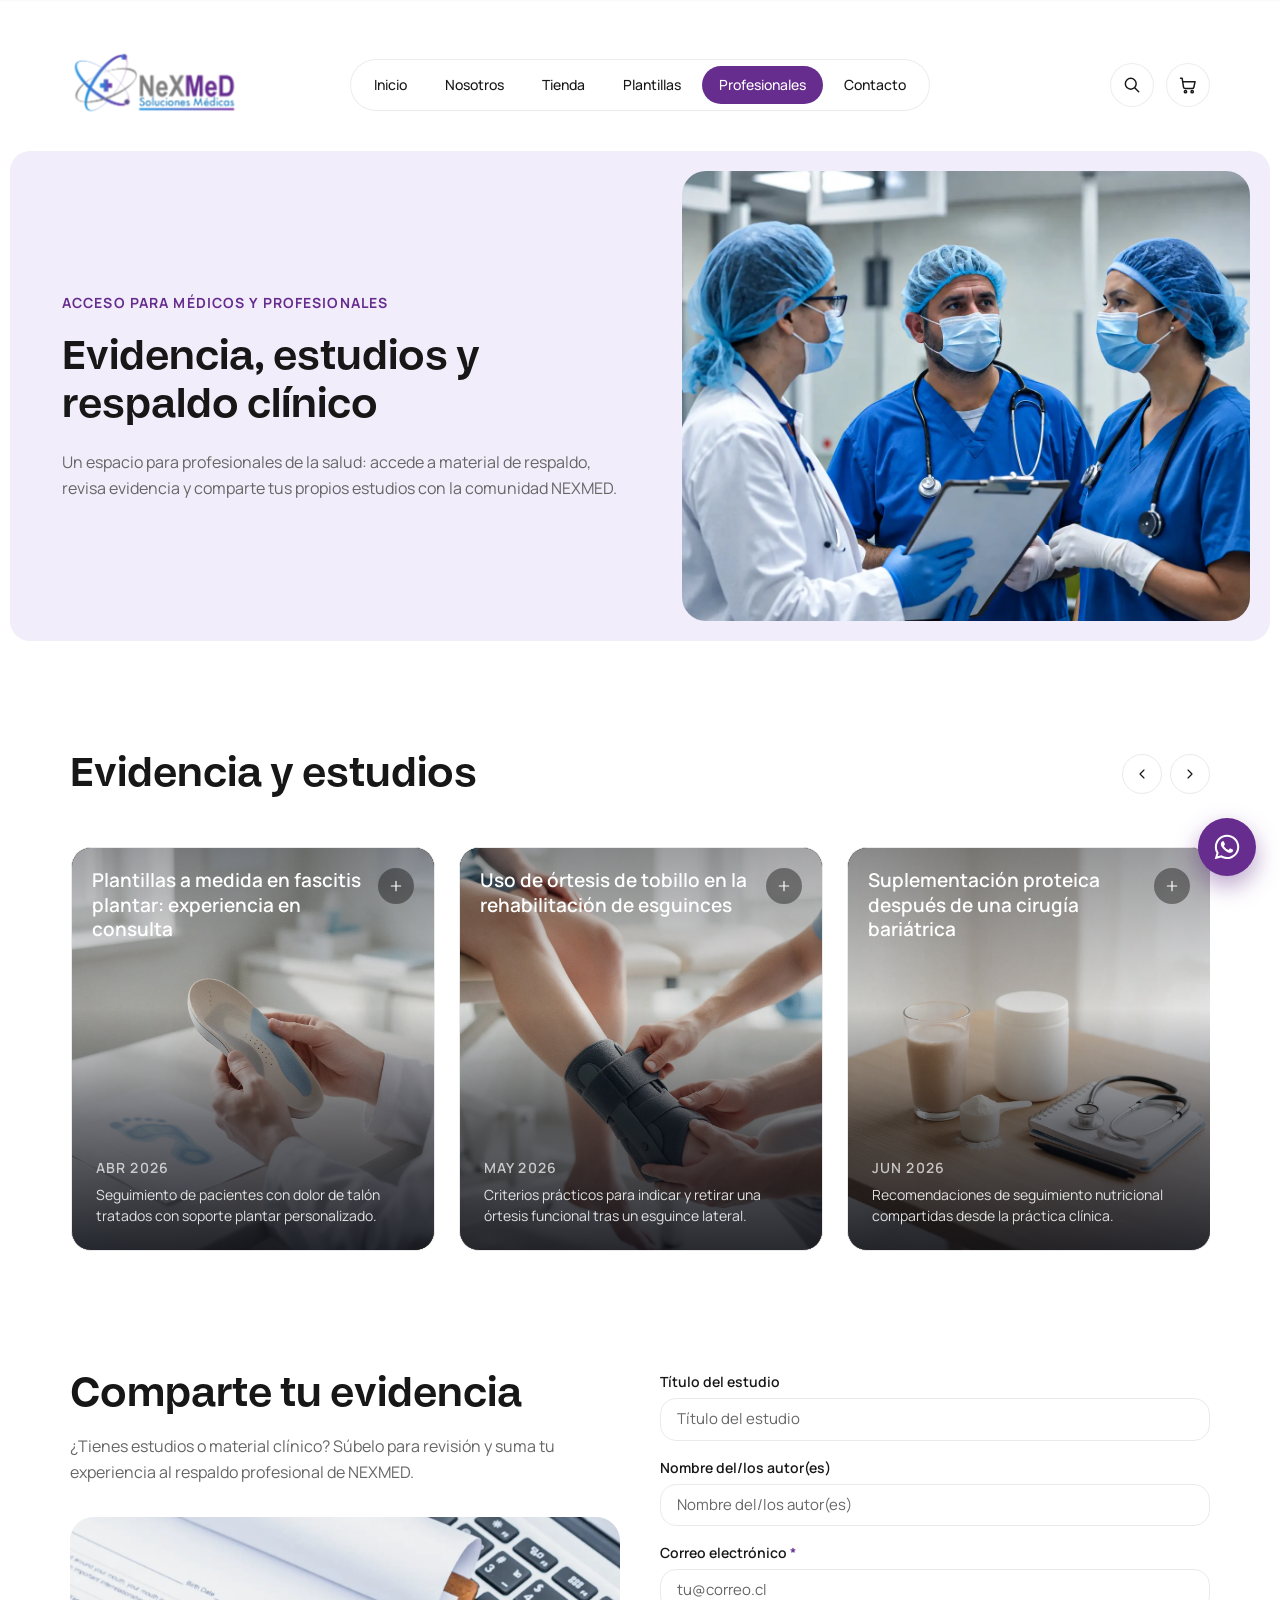
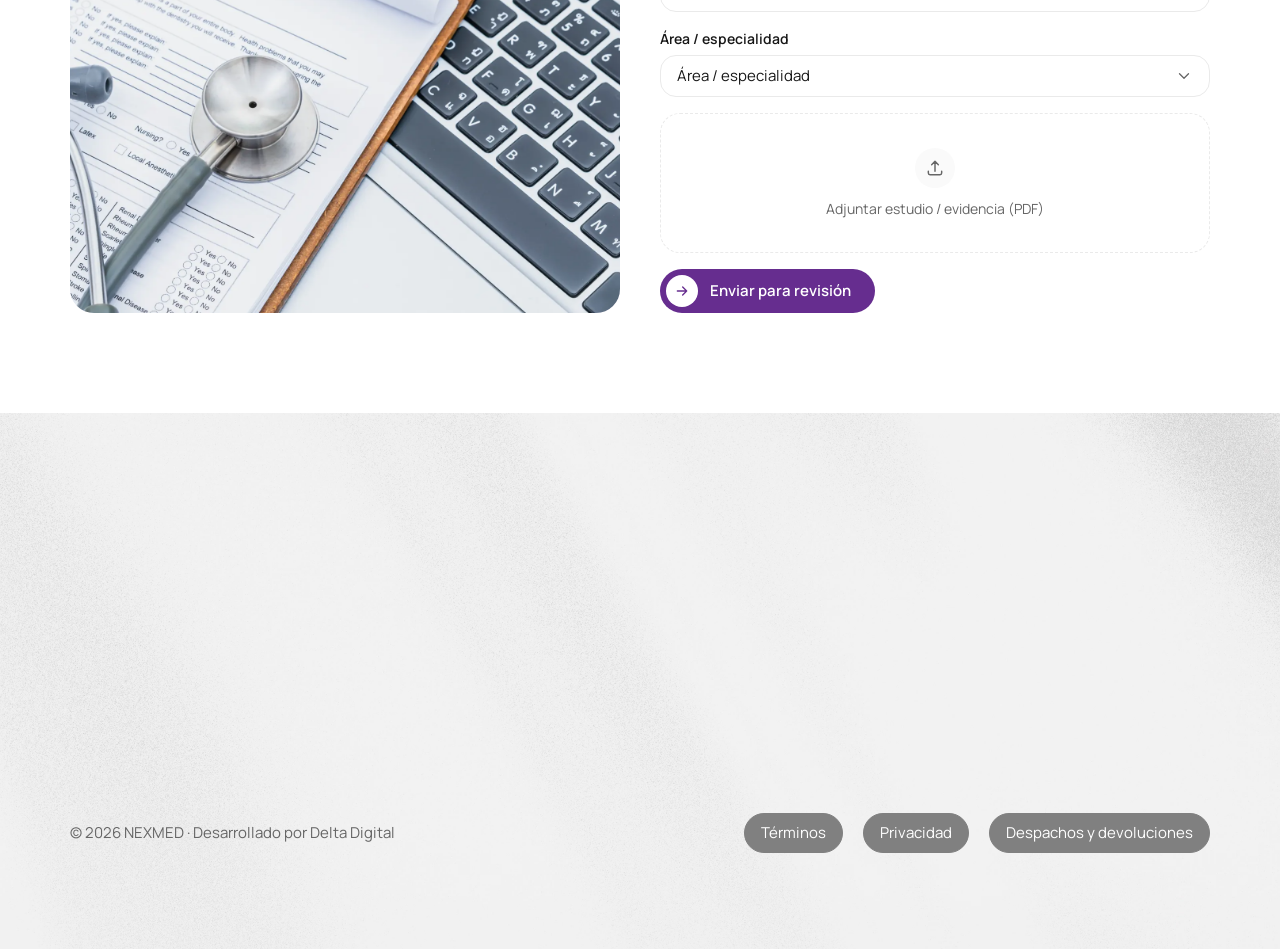
<file: profesionales.html>
<!doctype html>
<html lang="es">
  <head>
    <meta charset="UTF-8" />
    <meta name="viewport" content="width=device-width, initial-scale=1" />
    <title>Zona Profesionales — NEXMED</title>
    <meta
      name="description"
      content="Espacio para médicos y profesionales de la salud: evidencia, estudios y respaldo clínico de los productos NEXMED."
    />
    <link rel="preconnect" href="https://fonts.googleapis.com" />
    <link rel="preconnect" href="https://fonts.gstatic.com" crossorigin />
    <link
      href="https://fonts.googleapis.com/css2?family=Manrope:wght@400;500;600;700;800&display=swap"
      rel="stylesheet"
    />
    <link rel="stylesheet" href="assets/css/styles.css" />
  </head>
  <body data-page="profesionales">
    <a
      href="#main-content"
      class="sr-only focus:not-sr-only focus:absolute focus:left-4 focus:top-4 focus:z-[60] focus:rounded-btn focus:bg-brand-purple focus:px-4 focus:py-2 focus:text-white"
    >
      Saltar al contenido
    </a>

    <div id="header-sentinel" class="h-px" aria-hidden="true"></div>
    <header id="site-header" class="fixed inset-x-0 top-0 z-50">
      <div
        class="header-row relative grid w-full grid-cols-[1fr_auto] items-center gap-4 px-4 py-4 md:px-5 md:py-5 lg:grid-cols-[1fr_auto_1fr] lg:px-[70px] lg:pt-[50px] lg:pb-6"
      >
        <a
          href="index.html"
          class="relative block h-[42px] w-auto md:h-[48px] shrink-0 justify-self-start transition-opacity duration-300 hover:opacity-80 lg:h-[69px]"
          aria-label="NEXMED, ir al inicio"
        >
          <img
            src="assets/images/nexmed-logo.webp"
            alt="NEXMED Soluciones Médicas"
            width="3508"
            height="1430"
            class="block h-[42px] w-auto md:h-[48px] lg:h-[69px]"
          />
        </a>

        <nav aria-label="Navegación principal" class="hidden justify-self-center lg:block">
          <ul id="primary-nav-list" class="header-nav-pill flex items-center gap-1 rounded-full p-1.5"></ul>
        </nav>

        <div class="flex items-center justify-self-end gap-2 md:gap-3">
          <button
            type="button"
            id="search-toggle-button"
            aria-expanded="false"
            aria-controls="search-panel"
            aria-label="Buscar"
            class="header-icon-pill flex h-11 w-11 shrink-0 items-center justify-center rounded-full"
          >
            <svg viewBox="0 0 24 24" fill="none" stroke="currentColor" stroke-width="1.75" stroke-linecap="round" stroke-linejoin="round" aria-hidden="true" class="h-5 w-5">
              <circle cx="10.5" cy="10.5" r="6.5" />
              <path d="M20 20l-4.8-4.8" />
            </svg>
          </button>

          <a
            href="carrito.html"
            id="header-cart-button"
            aria-label="Carrito, vacío"
            class="header-icon-pill relative flex h-11 w-11 shrink-0 items-center justify-center rounded-full"
          >
            <svg viewBox="0 0 24 24" fill="none" stroke="currentColor" stroke-width="1.75" stroke-linecap="round" stroke-linejoin="round" aria-hidden="true" class="h-5 w-5">
              <path d="M3 4h2l1.6 10.6a2 2 0 0 0 2 1.7h8.4a2 2 0 0 0 2-1.6L20.5 8H6" />
              <circle cx="9" cy="20" r="1.4" />
              <circle cx="17" cy="20" r="1.4" />
            </svg>
            <span id="header-cart-badge" class="header-cart-badge" hidden>0</span>
          </a>

          <button
            type="button"
            id="mobile-menu-button"
            aria-expanded="false"
            aria-controls="mobile-menu"
            aria-haspopup="dialog"
            aria-label="Abrir menú"
            class="header-icon-pill flex h-11 w-11 shrink-0 items-center justify-center rounded-full lg:hidden"
          >
            <svg id="icon-menu" viewBox="0 0 24 24" fill="none" stroke="currentColor" stroke-width="1.75" stroke-linecap="round" stroke-linejoin="round" aria-hidden="true" class="h-5 w-5">
              <path d="M4 7h16" />
              <path d="M4 12h16" />
              <path d="M4 17h16" />
            </svg>
          </button>
        </div>
      </div>
    </header>

    <div id="search-overlay" hidden aria-hidden="true"></div>

    <div id="search-panel" role="search" hidden class="search-panel">
      <form class="search-panel__input-row" onsubmit="event.preventDefault()">
        <svg viewBox="0 0 24 24" fill="none" stroke="currentColor" stroke-width="1.75" stroke-linecap="round" stroke-linejoin="round" aria-hidden="true" class="h-5 w-5 shrink-0 text-ink-secondary">
          <circle cx="10.5" cy="10.5" r="6.5" />
          <path d="M20 20l-4.8-4.8" />
        </svg>
        <label for="header-search-input" class="sr-only">Buscar productos, marcas, categorías</label>
        <input
          id="header-search-input"
          type="search"
          name="q"
          placeholder="Buscar productos, marcas, categorías..."
          autocomplete="off"
          class="search-panel__input"
        />
        <button type="button" id="search-clear-button" aria-label="Limpiar búsqueda" class="search-panel__clear" hidden>
          <svg viewBox="0 0 24 24" fill="none" stroke="currentColor" stroke-width="1.75" stroke-linecap="round" stroke-linejoin="round" aria-hidden="true" class="h-4 w-4">
            <path d="M6 6l12 12M18 6L6 18" />
          </svg>
        </button>
      </form>

      <a href="tienda.html" class="search-panel__see-all">Ver todos los resultados</a>

      <div id="search-results" class="search-panel__results">
        <p class="search-panel__empty">Escribe para buscar en nuestro catálogo.</p>
      </div>
    </div>

    <div id="cart-drawer-overlay" hidden></div>
    <aside id="cart-drawer" class="cart-drawer" hidden aria-hidden="true" aria-label="Carrito de compras">
      <div class="cart-drawer__header">
        <h2 class="cart-drawer__title">Carrito de compras</h2>
        <button type="button" id="cart-drawer-close" class="cart-drawer__close" aria-label="Cerrar carrito">
          <svg viewBox="0 0 24 24" fill="none" stroke="currentColor" stroke-width="1.75" stroke-linecap="round" stroke-linejoin="round" aria-hidden="true" class="h-5 w-5">
            <path d="M6 6l12 12M18 6L6 18" />
          </svg>
        </button>
      </div>
      <div id="cart-drawer-body" class="cart-drawer__body"></div>
      <div id="cart-drawer-footer" class="cart-drawer__footer" hidden>
        <div class="cart-drawer__subtotal-row">
          <span>Subtotal</span>
          <span id="cart-drawer-subtotal"></span>
        </div>
        <p class="cart-drawer__shipping-note">Envío: se calcula en el checkout según tu dirección.</p>
        <div class="cart-drawer__actions">
          <a href="carrito.html" class="cart-drawer__view-cart">Ver carrito</a>
          <a href="checkout.html" class="cart-drawer__checkout">Iniciar compra</a>
        </div>
      </div>
    </aside>

    <main id="main-content">
      <section id="profesionales-intro" class="bg-surface p-[10px] pt-[86px] md:pt-[98px] lg:pt-[150px] pb-[40px]">
        <div data-reveal class="about-intro grid gap-5 rounded-card bg-[#F2EDFA] p-5 lg:grid-cols-[1fr_0.9fr]">
          <div class="flex flex-col justify-center gap-5 px-2 py-10 lg:px-8">
            <p class="contact-eyebrow">Acceso para médicos y profesionales</p>
            <h1 class="about-intro__title">Evidencia, estudios y respaldo clínico</h1>
            <p class="text-base leading-relaxed text-ink-secondary">
              Un espacio para profesionales de la salud: accede a material de respaldo, revisa
              evidencia y comparte tus propios estudios con la comunidad NEXMED.
            </p>
          </div>
          <div class="about-intro__image-wrap">
            <img
              src="assets/images/Profesionales/acceso-medicos-profesionales.webp"
              alt="Espacio para profesionales de la salud"
              loading="lazy"
              onerror="this.style.display='none'"
            />
          </div>
        </div>
      </section>

      <section id="profesionales-evidencia" class="bg-surface px-4 pt-[70px] pb-[70px] md:px-5 lg:px-[70px]">
        <div data-reveal data-carousel>
          <div class="mb-10 flex flex-wrap items-center justify-between gap-4">
            <h2 class="font-display text-[26px] leading-[1.15] font-semibold text-ink-primary sm:text-[30px] lg:text-[40px]">Evidencia y estudios</h2>
            <div class="flex items-center gap-2">
              <button type="button" data-carousel-prev aria-label="Estudio anterior" aria-controls="evidencia-track" class="carousel-arrow">
                <svg viewBox="0 0 24 24" fill="none" stroke="currentColor" stroke-width="1.75" stroke-linecap="round" stroke-linejoin="round" aria-hidden="true" class="h-4 w-4">
                  <path d="M15 6l-6 6 6 6" />
                </svg>
              </button>
              <button type="button" data-carousel-next aria-label="Estudio siguiente" aria-controls="evidencia-track" class="carousel-arrow">
                <svg viewBox="0 0 24 24" fill="none" stroke="currentColor" stroke-width="1.75" stroke-linecap="round" stroke-linejoin="round" aria-hidden="true" class="h-4 w-4">
                  <path d="M9 6l6 6-6 6" />
                </svg>
              </button>
            </div>
          </div>

          <!-- Tarjetas generadas desde window.NEXMED_EVIDENCE (assets/js/articles-data.js). Contenido de prueba. -->
          <div
            id="evidencia-track"
            data-reveal-group
            data-carousel-track
            tabindex="0"
            role="region"
            aria-label="Carrusel de evidencia y estudios"
            class="product-carousel article-carousel"
          >
            <a href="articulo.html?slug=plantillas-a-medida-fascitis-plantar" class="article-card">
              <div class="article-card__media">
                <img
                  src="assets/images/Profesionales/evidencia/plantillas-fascitis-plantar.webp"
                  alt="Plantillas a medida en fascitis plantar: experiencia en consulta"
                  loading="lazy"
                  onerror="this.style.display='none'"
                />
                <span class="article-card__grain" aria-hidden="true"></span>
                <span class="article-card__scrim" aria-hidden="true"></span>
              </div>
              <span class="article-card__icon" aria-hidden="true">
                <svg viewBox="0 0 24 24" fill="none" stroke="currentColor" stroke-width="1.75" stroke-linecap="round" class="h-4 w-4">
                  <path d="M12 5v14M5 12h14" />
                </svg>
              </span>
              <h3 class="article-card__title">Plantillas a medida en fascitis plantar: experiencia en consulta</h3>
              <div class="article-card__footer">
                <span class="article-card__date">Abr 2026</span>
                <p class="article-card__excerpt">Seguimiento de pacientes con dolor de talón tratados con soporte plantar personalizado.</p>
              </div>
            </a>

            <a href="articulo.html?slug=ortesis-tobillo-esguince" class="article-card">
              <div class="article-card__media">
                <img
                  src="assets/images/Profesionales/evidencia/ortesis-tobillo-esguince.webp"
                  alt="Uso de órtesis de tobillo en la rehabilitación de esguinces"
                  loading="lazy"
                  onerror="this.style.display='none'"
                />
                <span class="article-card__grain" aria-hidden="true"></span>
                <span class="article-card__scrim" aria-hidden="true"></span>
              </div>
              <span class="article-card__icon" aria-hidden="true">
                <svg viewBox="0 0 24 24" fill="none" stroke="currentColor" stroke-width="1.75" stroke-linecap="round" class="h-4 w-4">
                  <path d="M12 5v14M5 12h14" />
                </svg>
              </span>
              <h3 class="article-card__title">Uso de órtesis de tobillo en la rehabilitación de esguinces</h3>
              <div class="article-card__footer">
                <span class="article-card__date">May 2026</span>
                <p class="article-card__excerpt">Criterios prácticos para indicar y retirar una órtesis funcional tras un esguince lateral.</p>
              </div>
            </a>

            <a href="articulo.html?slug=proteina-post-cirugia-bariatrica" class="article-card">
              <div class="article-card__media">
                <img
                  src="assets/images/Profesionales/evidencia/proteina-post-bariatrica.webp"
                  alt="Suplementación proteica después de una cirugía bariátrica"
                  loading="lazy"
                  onerror="this.style.display='none'"
                />
                <span class="article-card__grain" aria-hidden="true"></span>
                <span class="article-card__scrim" aria-hidden="true"></span>
              </div>
              <span class="article-card__icon" aria-hidden="true">
                <svg viewBox="0 0 24 24" fill="none" stroke="currentColor" stroke-width="1.75" stroke-linecap="round" class="h-4 w-4">
                  <path d="M12 5v14M5 12h14" />
                </svg>
              </span>
              <h3 class="article-card__title">Suplementación proteica después de una cirugía bariátrica</h3>
              <div class="article-card__footer">
                <span class="article-card__date">Jun 2026</span>
                <p class="article-card__excerpt">Recomendaciones de seguimiento nutricional compartidas desde la práctica clínica.</p>
              </div>
            </a>

            <a href="articulo.html?slug=medicina-biorreguladora-complemento" class="article-card">
              <div class="article-card__media">
                <img
                  src="assets/images/Profesionales/evidencia/biorreguladora-complemento.webp"
                  alt="Medicina biorreguladora como complemento terapéutico"
                  loading="lazy"
                  onerror="this.style.display='none'"
                />
                <span class="article-card__grain" aria-hidden="true"></span>
                <span class="article-card__scrim" aria-hidden="true"></span>
              </div>
              <span class="article-card__icon" aria-hidden="true">
                <svg viewBox="0 0 24 24" fill="none" stroke="currentColor" stroke-width="1.75" stroke-linecap="round" class="h-4 w-4">
                  <path d="M12 5v14M5 12h14" />
                </svg>
              </span>
              <h3 class="article-card__title">Medicina biorreguladora como complemento terapéutico</h3>
              <div class="article-card__footer">
                <span class="article-card__date">Jul 2026</span>
                <p class="article-card__excerpt">Experiencias compartidas por profesionales que la integran en su práctica.</p>
              </div>
            </a>
          </div>
        </div>
      </section>

      <section id="profesionales-comparte" class="bg-surface px-4 pt-[40px] pb-[100px] md:px-5 lg:px-[70px]">
        <div data-reveal class="relative overflow-hidden rounded-hero">
          <div class="grid gap-10 lg:grid-cols-2">
            <div class="flex h-full flex-col">
              <h2 class="font-display text-[26px] leading-[1.15] font-semibold text-ink-primary sm:text-[30px] lg:text-[40px]">Comparte tu evidencia</h2>
              <p class="mt-4 w-full text-base leading-relaxed text-ink-secondary">
                ¿Tienes estudios o material clínico? Súbelo para revisión y suma tu experiencia al
                respaldo profesional de NEXMED.
              </p>
              <div
                class="about-intro__image-wrap about-intro__image-wrap--fill mt-8"
              >
                <img
                  src="assets/images/Profesionales/comparte-tu-evidencia.webp"
                  alt="Profesional de la salud compartiendo evidencia clínica"
                  loading="lazy"
                  onerror="this.style.display='none'"
                />
              </div>
            </div>

            <form class="flex flex-col gap-4" onsubmit="event.preventDefault()">
              <div>
                <label for="pro-study-title" class="contact-label">Título del estudio</label>
                <input id="pro-study-title" type="text" name="titulo" placeholder="Título del estudio" class="contact-input" />
              </div>

              <div>
                <label for="pro-study-authors" class="contact-label">Nombre del/los autor(es)</label>
                <input id="pro-study-authors" type="text" name="autores" placeholder="Nombre del/los autor(es)" class="contact-input" />
              </div>

              <div>
                <label for="pro-study-email" class="contact-label">Correo electrónico <span class="contact-label__required">*</span></label>
                <input
                  id="pro-study-email"
                  type="email"
                  name="email"
                  placeholder="tu@correo.cl"
                  autocomplete="email"
                  required
                  class="contact-input"
                />
              </div>

              <div>
                <label for="pro-study-area" class="contact-label">Área / especialidad</label>
                <select id="pro-study-area" name="area" class="contact-select">
                  <option value="">Área / especialidad</option>
                  <option value="traumatologia">Traumatología, Fisiatría y Kinesiología</option>
                  <option value="bioreguladora">Medicina Bioreguladora</option>
                  <option value="bariatrica">Medicina Bariátrica</option>
                  <option value="enfermeria">Enfermería</option>
                  <option value="suplementos">Suplementos</option>
                  <option value="otra">Otra</option>
                </select>
              </div>

              <label for="pro-study-file" class="pro-upload">
                <span class="pro-upload__icon" aria-hidden="true">
                  <svg viewBox="0 0 24 24" fill="none" stroke="currentColor" stroke-width="1.75" stroke-linecap="round" stroke-linejoin="round" class="h-5 w-5">
                    <path d="M12 16V4M12 4l-4 4M12 4l4 4" />
                    <path d="M4 16v2a2 2 0 0 0 2 2h12a2 2 0 0 0 2-2v-2" />
                  </svg>
                </span>
                <span class="pro-upload__text">Adjuntar estudio / evidencia (PDF)</span>
                <input id="pro-study-file" type="file" accept="application/pdf" />
              </label>

              <button type="submit" class="contact-submit self-start">
                <span class="contact-submit__icon" aria-hidden="true">
                  <svg viewBox="0 0 24 24" fill="none" stroke="currentColor" stroke-width="2" stroke-linecap="round" stroke-linejoin="round" class="h-4 w-4">
                    <path d="M5 12h14M13 6l6 6-6 6" />
                  </svg>
                </span>
                Enviar para revisión
              </button>
            </form>
          </div>
        </div>
      </section>
    </main>

    <footer id="site-footer" class="px-4 pt-16 pb-8 md:px-5 lg:px-[70px]">
      <div class="pointer-events-none absolute inset-0" aria-hidden="true">
        <img src="assets/images/Footer/footer-background.webp" alt="" class="h-full w-full object-cover" />
      </div>
      <div data-reveal class="footer-grid relative grid grid-cols-2 gap-x-6 gap-y-10 border-b border-border pb-12 lg:grid-cols-[1.4fr_1fr_1fr_1fr] lg:gap-x-8 lg:gap-y-12">
        <div>
          <a href="index.html" class="inline-flex" aria-label="NEXMED, ir al inicio">
            <img src="assets/images/nexmed-logo.webp" alt="NEXMED Soluciones Médicas" class="h-20 w-auto" />
          </a>
          <address class="mt-6 text-[15px] not-italic leading-relaxed text-ink-secondary">
            Antonio Bellet 193, Oficina 1210<br />
            Providencia
          </address>
          <p class="mt-4 text-[15px] text-ink-secondary">
            <a href="tel:+56223456789" class="transition-colors duration-300 hover:text-brand-blue">Tel. +56 2 2345 6789</a>
          </p>
          <p class="mt-1 text-[15px] text-ink-secondary">
            <a href="mailto:infocontacto@nexmed.cl" class="transition-colors duration-300 hover:text-brand-blue">infocontacto@nexmed.cl</a>
          </p>
          <p class="mt-4 text-[15px] text-ink-secondary">Lun a Vie · 9:00–18:00</p>
        </div>

        <nav aria-label="Categorías">
          <h3 class="footer-heading">Categorías</h3>
          <ul class="mt-5 flex flex-col gap-3">
            <li><a href="tienda.html#plantillas" class="footer-link">Plantillas ortopédicas</a></li>
            <li><a href="tienda.html#ortesis" class="footer-link">Órtesis e insumos</a></li>
            <li><a href="tienda.html#biorreguladora" class="footer-link">Medicina biorreguladora</a></li>
            <li><a href="tienda.html#suplementos" class="footer-link">Suplementos</a></li>
            <li><a href="tienda.html?categoria=Ayudas%20T%C3%A9cnicas" class="footer-link">Ayudas técnicas</a></li>
            <li><a href="tienda.html?categoria=Salud%20Dental" class="footer-link">Salud dental</a></li>
          </ul>
        </nav>

        <nav aria-label="Accesos rápidos">
          <h3 class="footer-heading">Accesos rápidos</h3>
          <ul class="mt-5 flex flex-col gap-3">
            <li><a href="index.html" class="footer-link">Inicio</a></li>
            <li><a href="nosotros.html" class="footer-link">Nosotros</a></li>
            <li><a href="tienda.html" class="footer-link">Tienda</a></li>
            <li><a href="plantillas.html" class="footer-link">Plantillas</a></li>
            <li><a href="profesionales.html" class="footer-link">Profesionales</a></li>
            <li><a href="contacto.html" class="footer-link">Contacto</a></li>
          </ul>
        </nav>

        <div>
          <h3 class="footer-heading">Síguenos</h3>
          <div class="mt-5 flex items-center gap-3">
            <a
              href="https://www.instagram.com/nexmed_solucionesmedicas?igsh=MWo2Mmt6dW1jb3lvaQ%3D%3D"
              target="_blank"
              rel="noopener noreferrer"
              aria-label="Instagram"
              class="footer-social-slot"
            >
              <svg viewBox="0 0 500 500" class="h-[26.45px] w-[26.45px]" aria-hidden="true">
                <defs>
                  <radialGradient id="instagram-gradient" cx="30%" cy="107%" r="150%">
                    <stop offset="0%" stop-color="#fdf497" />
                    <stop offset="5%" stop-color="#fdf497" />
                    <stop offset="45%" stop-color="#fd5949" />
                    <stop offset="60%" stop-color="#d6249f" />
                    <stop offset="90%" stop-color="#285AEB" />
                  </radialGradient>
                </defs>
                <path d="M275.7 0C303.824 0.0749982 318.098 0.224995 330.423 0.574986L335.272 0.749981C340.872 0.949976 346.397 1.19997 353.071 1.49996C379.67 2.74993 397.819 6.94983 413.743 13.1247C430.242 19.4745 444.142 28.0743 458.041 41.949C470.758 54.442 480.595 69.5601 486.865 86.2479C493.039 102.173 497.239 120.322 498.489 146.946C498.789 153.596 499.039 159.121 499.239 164.746L499.389 169.596C499.764 181.896 499.914 196.17 499.964 224.295L499.989 242.944V275.693C500.05 293.928 499.858 312.163 499.414 330.392L499.264 335.242C499.064 340.867 498.814 346.392 498.514 353.041C497.264 379.666 493.014 397.79 486.865 413.74C480.595 430.428 470.758 445.546 458.041 458.039C445.548 470.756 430.431 480.593 413.743 486.863C397.819 493.038 379.67 497.238 353.071 498.488L335.272 499.238L330.423 499.388C318.098 499.738 303.824 499.913 275.7 499.963L257.051 499.988H224.328C206.085 500.052 187.843 499.861 169.606 499.413L164.756 499.263C158.821 499.038 152.888 498.78 146.957 498.488C120.358 497.238 102.209 493.038 86.2599 486.863C69.5815 480.59 54.4725 470.753 41.9871 458.039C29.2614 445.548 19.416 430.43 13.1386 413.74C6.96387 397.815 2.76408 379.666 1.51414 353.041L0.764181 335.242L0.63919 330.392C0.178364 312.163 -0.0299809 293.928 0.0142192 275.693V224.295C-0.0549747 206.06 0.128369 187.825 0.564193 169.596L0.739184 164.746C0.939174 159.121 1.18916 153.596 1.48915 146.946C2.73908 120.322 6.93887 102.198 13.1136 86.2479C19.4056 69.5533 29.2683 54.4346 42.0121 41.949C54.4903 29.238 69.5904 19.4014 86.2599 13.1247C102.209 6.94983 120.333 2.74993 146.957 1.49996C153.606 1.19997 159.156 0.949976 164.756 0.749981L169.606 0.599984C187.835 0.155814 206.069 -0.0358666 224.303 0.0249976L275.7 0ZM250.002 124.997C216.851 124.997 185.059 138.166 161.618 161.608C138.177 185.049 125.008 216.843 125.008 249.994C125.008 283.145 138.177 314.939 161.618 338.38C185.059 361.822 216.851 374.991 250.002 374.991C283.152 374.991 314.945 361.822 338.385 338.38C361.826 314.939 374.995 283.145 374.995 249.994C374.995 216.843 361.826 185.049 338.385 161.608C314.945 138.166 283.152 124.997 250.002 124.997ZM250.002 174.996C259.85 174.994 269.603 176.932 278.702 180.7C287.802 184.467 296.07 189.99 303.036 196.953C310.001 203.916 315.526 212.183 319.297 221.282C323.067 230.38 325.009 240.133 325.01 249.981C325.012 259.83 323.074 269.583 319.306 278.683C315.539 287.783 310.016 296.051 303.053 303.017C296.09 309.982 287.824 315.508 278.725 319.278C269.627 323.049 259.875 324.99 250.027 324.992C230.136 324.992 211.061 317.091 196.996 303.026C182.932 288.961 175.03 269.885 175.03 249.994C175.03 230.103 182.932 211.027 196.996 196.962C211.061 182.897 230.136 174.996 250.027 174.996M381.27 87.4979C372.982 87.4979 365.034 90.7902 359.174 96.6506C353.314 102.511 350.022 110.459 350.022 118.747C350.022 127.035 353.314 134.983 359.174 140.844C365.034 146.704 372.982 149.996 381.27 149.996C389.558 149.996 397.506 146.704 403.366 140.844C409.226 134.983 412.518 127.035 412.518 118.747C412.518 110.459 409.226 102.511 403.366 96.6506C397.506 90.7902 389.558 87.4979 381.27 87.4979Z" fill="url(#instagram-gradient)" />
              </svg>
            </a>
          </div>

          <h3 class="footer-heading mt-9">Medios de pago</h3>
          <div class="mt-5 flex flex-wrap items-center gap-3">
            <span class="footer-payment-slot">
              <img src="assets/images/Footer/Pagos/WebPay.png" alt="WebPay" />
            </span>
            <span class="footer-payment-slot">
              <img src="assets/images/Footer/Pagos/transbank.png" alt="Transbank" />
            </span>
            <span class="footer-payment-slot">
              <img src="assets/images/Footer/Pagos/KLAP.png" alt="KLAP" />
            </span>
          </div>
        </div>
      </div>

      <div class="relative flex flex-col gap-3 pt-6 text-[15px] text-ink-secondary sm:flex-row sm:items-center sm:justify-between">
        <p class="order-last sm:order-none">© 2026 NEXMED · <a href="https://deltadigital.cl" target="_blank" rel="noopener noreferrer" class="transition-colors duration-300 hover:text-brand-blue">Desarrollado por Delta Digital</a></p>
        <div class="footer-legal-links">
          <a href="terminos.html" class="footer-legal-link">Términos</a>
          <a href="privacidad.html" class="footer-legal-link">Privacidad</a>
          <a href="despachos.html" class="footer-legal-link">Despachos y devoluciones</a>
        </div>
      </div>
    </footer>

    <a
      href="https://wa.me/56223456789"
      target="_blank"
      rel="noopener noreferrer"
      aria-label="Escríbenos por WhatsApp"
      class="whatsapp-float"
    >
      <svg viewBox="0 0 448 512" fill="currentColor" aria-hidden="true">
        <path d="M380.9 97.1C339 55.1 283.2 32 223.9 32c-122.4 0-222 99.6-222 222 0 39.1 10.2 77.3 29.6 111L0 480l117.7-30.9c32.4 17.7 68.9 27 106.1 27h.1c122.3 0 224.1-99.6 224.1-222 0-59.3-25.2-115-67.1-157zm-157 341.6c-33.2 0-65.7-8.9-94-25.7l-6.7-4-69.8 18.3L72 359.2l-4.4-7c-18.5-29.4-28.2-63.3-28.2-98.2 0-101.7 82.8-184.5 184.6-184.5 49.3 0 95.6 19.2 130.4 54.1 34.8 34.9 56.2 81.2 56.1 130.5 0 101.8-84.9 184.6-186.6 184.6zm101.2-138.2c-5.5-2.8-32.8-16.2-37.9-18-5.1-1.9-8.8-2.8-12.5 2.8-3.7 5.6-14.3 18-17.6 21.8-3.2 3.7-6.5 4.2-12 1.4-32.6-16.3-54-29.1-75.5-66-5.7-9.8 5.7-9.1 16.3-30.3 1.8-3.7.9-6.9-.5-9.7-1.4-2.8-12.5-30.1-17.1-41.2-4.5-10.8-9.1-9.3-12.5-9.5-3.2-.2-6.9-.2-10.6-.2-3.7 0-9.7 1.4-14.8 6.9-5.1 5.6-19.4 19-19.4 46.3 0 27.3 19.9 53.7 22.6 57.4 2.8 3.7 39.1 59.7 94.8 83.8 35.2 15.2 49 16.5 66.6 13.9 10.7-1.6 32.8-13.4 37.4-26.4 4.6-13 4.6-24.1 3.2-26.4-1.3-2.5-5-3.9-10.5-6.6z" />
      </svg>
    </a>

    <script src="assets/js/products-data.js" defer></script>
    <script src="assets/js/cart.js" defer></script>
    <script src="assets/js/header.js" defer></script>
    <script src="assets/js/scroll-reveal.js" defer></script>
    <script src="assets/js/carousel.js" defer></script>
  </body>
</html>
</file>
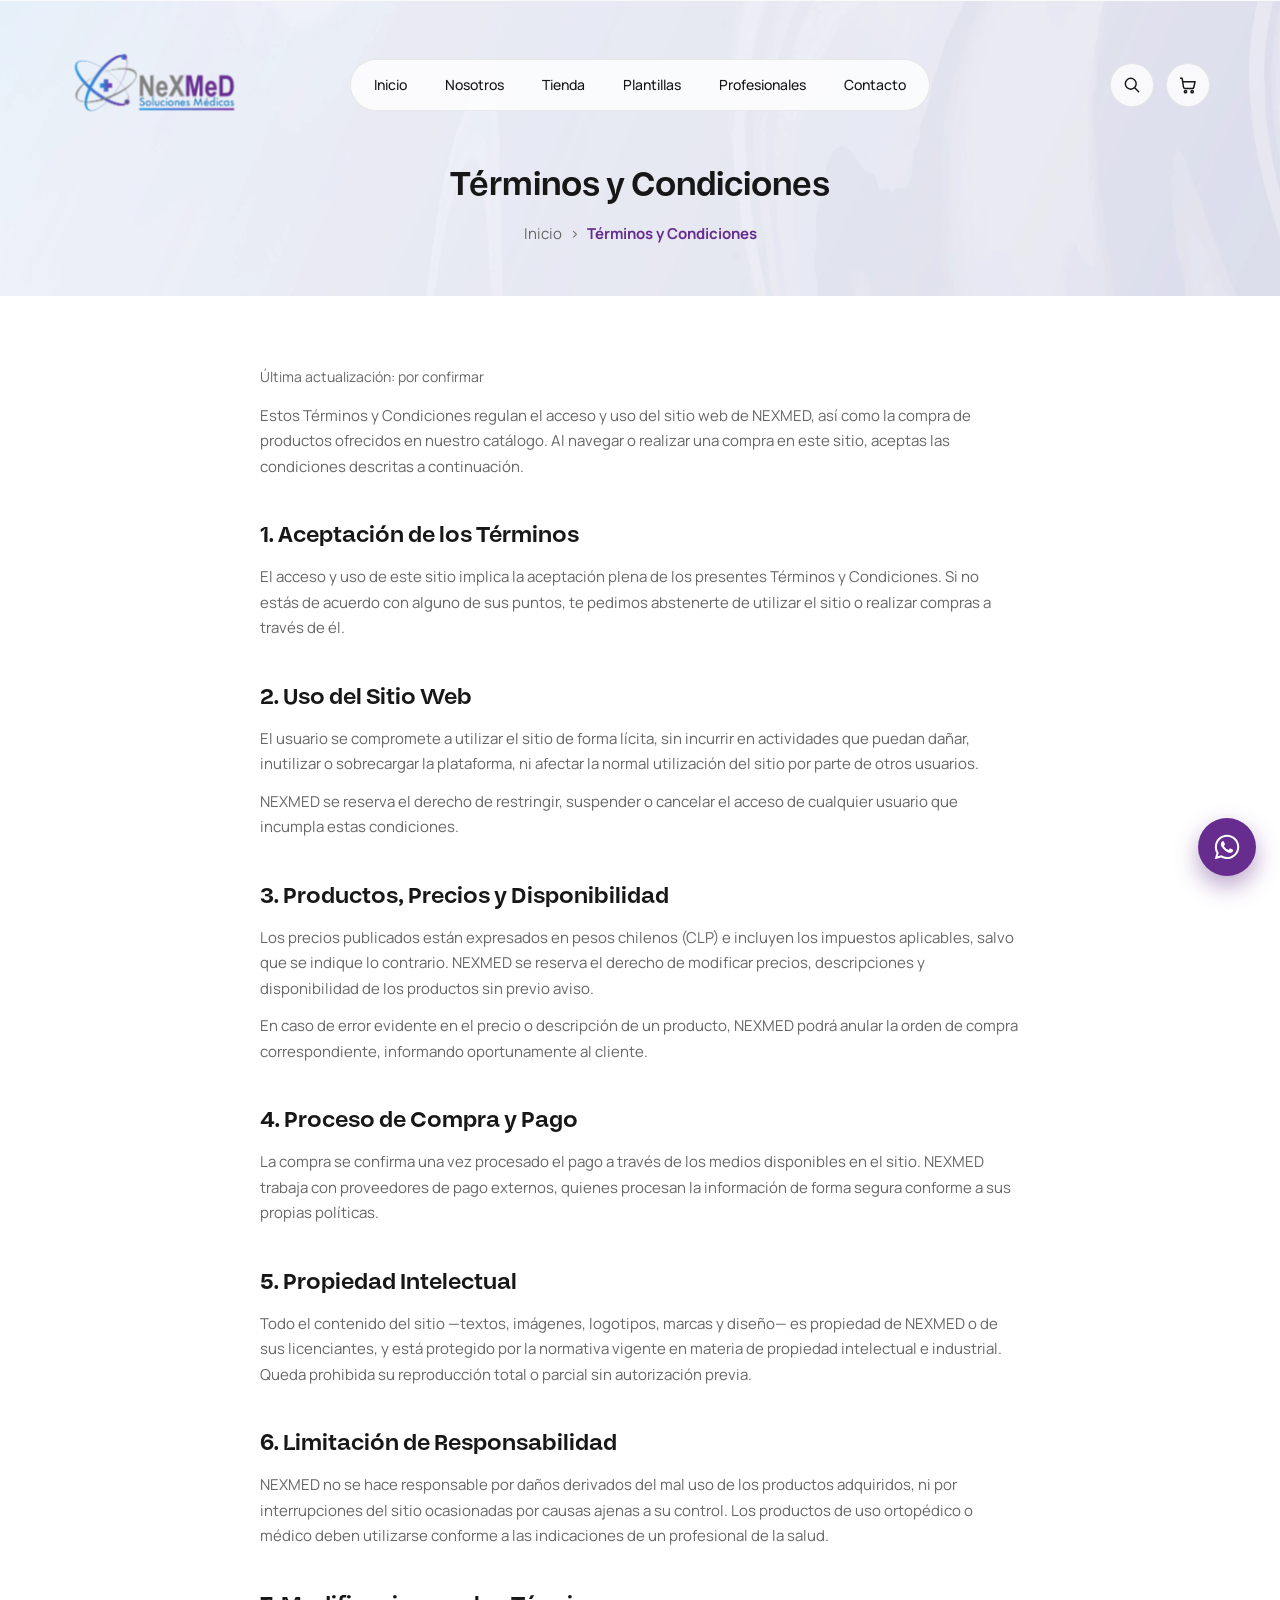
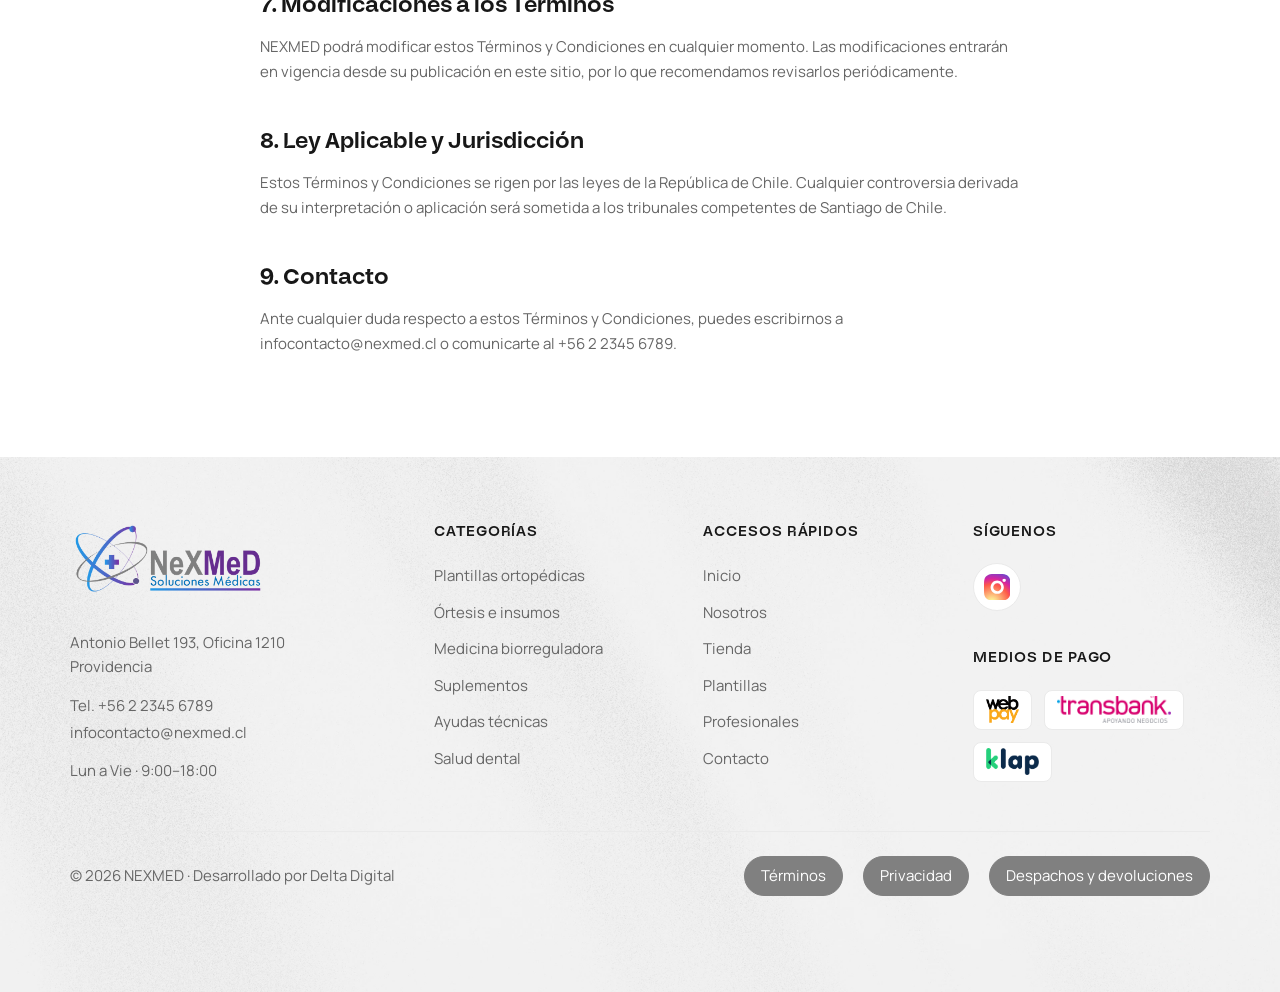
<file: terminos.html>
<!doctype html>
<html lang="es">
  <head>
    <meta charset="UTF-8" />
    <meta name="viewport" content="width=device-width, initial-scale=1" />
    <title>Términos y Condiciones — NEXMED</title>
    <meta
      name="description"
      content="Términos y condiciones de uso del sitio y de compra de NEXMED Soluciones Médicas."
    />
    <link rel="preconnect" href="https://fonts.googleapis.com" />
    <link rel="preconnect" href="https://fonts.gstatic.com" crossorigin />
    <link
      href="https://fonts.googleapis.com/css2?family=Manrope:wght@400;500;600;700;800&display=swap"
      rel="stylesheet"
    />
    <link rel="stylesheet" href="assets/css/styles.css" />
  </head>
  <!--
    Texto de relleno (placeholder) a solicitud del cliente, mientras el
    departamento legal entrega el texto definitivo. No usar como contenido
    final sin revisión.
  -->
  <body data-page="terminos">
    <a
      href="#main-content"
      class="sr-only focus:not-sr-only focus:absolute focus:left-4 focus:top-4 focus:z-[60] focus:rounded-btn focus:bg-brand-purple focus:px-4 focus:py-2 focus:text-white"
    >
      Saltar al contenido
    </a>

    <div id="header-sentinel" class="h-px" aria-hidden="true"></div>
    <header id="site-header" class="fixed inset-x-0 top-0 z-50">
      <div
        class="header-row relative grid w-full grid-cols-[1fr_auto] items-center gap-4 px-4 py-4 md:px-5 md:py-5 lg:grid-cols-[1fr_auto_1fr] lg:px-[70px] lg:pt-[50px] lg:pb-6"
      >
        <a
          href="index.html"
          class="relative block h-[42px] w-auto md:h-[48px] shrink-0 justify-self-start transition-opacity duration-300 hover:opacity-80 lg:h-[69px]"
          aria-label="NEXMED, ir al inicio"
        >
          <img
            src="assets/images/nexmed-logo.webp"
            alt="NEXMED Soluciones Médicas"
            width="3508"
            height="1430"
            class="block h-[42px] w-auto md:h-[48px] lg:h-[69px]"
          />
        </a>

        <nav aria-label="Navegación principal" class="hidden justify-self-center lg:block">
          <ul id="primary-nav-list" class="header-nav-pill flex items-center gap-1 rounded-full p-1.5"></ul>
        </nav>

        <div class="flex items-center justify-self-end gap-2 md:gap-3">
          <button
            type="button"
            id="search-toggle-button"
            aria-expanded="false"
            aria-controls="search-panel"
            aria-label="Buscar"
            class="header-icon-pill flex h-11 w-11 shrink-0 items-center justify-center rounded-full"
          >
            <svg viewBox="0 0 24 24" fill="none" stroke="currentColor" stroke-width="1.75" stroke-linecap="round" stroke-linejoin="round" aria-hidden="true" class="h-5 w-5">
              <circle cx="10.5" cy="10.5" r="6.5" />
              <path d="M20 20l-4.8-4.8" />
            </svg>
          </button>

          <a
            href="carrito.html"
            id="header-cart-button"
            aria-label="Carrito, vacío"
            class="header-icon-pill relative flex h-11 w-11 shrink-0 items-center justify-center rounded-full"
          >
            <svg viewBox="0 0 24 24" fill="none" stroke="currentColor" stroke-width="1.75" stroke-linecap="round" stroke-linejoin="round" aria-hidden="true" class="h-5 w-5">
              <path d="M3 4h2l1.6 10.6a2 2 0 0 0 2 1.7h8.4a2 2 0 0 0 2-1.6L20.5 8H6" />
              <circle cx="9" cy="20" r="1.4" />
              <circle cx="17" cy="20" r="1.4" />
            </svg>
            <span id="header-cart-badge" class="header-cart-badge" hidden>0</span>
          </a>

          <button
            type="button"
            id="mobile-menu-button"
            aria-expanded="false"
            aria-controls="mobile-menu"
            aria-haspopup="dialog"
            aria-label="Abrir menú"
            class="header-icon-pill flex h-11 w-11 shrink-0 items-center justify-center rounded-full lg:hidden"
          >
            <svg id="icon-menu" viewBox="0 0 24 24" fill="none" stroke="currentColor" stroke-width="1.75" stroke-linecap="round" stroke-linejoin="round" aria-hidden="true" class="h-5 w-5">
              <path d="M4 7h16" />
              <path d="M4 12h16" />
              <path d="M4 17h16" />
            </svg>
          </button>
        </div>
      </div>
    </header>

    <div id="search-overlay" hidden aria-hidden="true"></div>

    <div id="search-panel" role="search" hidden class="search-panel">
      <form class="search-panel__input-row" onsubmit="event.preventDefault()">
        <svg viewBox="0 0 24 24" fill="none" stroke="currentColor" stroke-width="1.75" stroke-linecap="round" stroke-linejoin="round" aria-hidden="true" class="h-5 w-5 shrink-0 text-ink-secondary">
          <circle cx="10.5" cy="10.5" r="6.5" />
          <path d="M20 20l-4.8-4.8" />
        </svg>
        <label for="header-search-input" class="sr-only">Buscar productos, marcas, categorías</label>
        <input
          id="header-search-input"
          type="search"
          name="q"
          placeholder="Buscar productos, marcas, categorías..."
          autocomplete="off"
          class="search-panel__input"
        />
        <button type="button" id="search-clear-button" aria-label="Limpiar búsqueda" class="search-panel__clear" hidden>
          <svg viewBox="0 0 24 24" fill="none" stroke="currentColor" stroke-width="1.75" stroke-linecap="round" stroke-linejoin="round" aria-hidden="true" class="h-4 w-4">
            <path d="M6 6l12 12M18 6L6 18" />
          </svg>
        </button>
      </form>

      <a href="tienda.html" class="search-panel__see-all">Ver todos los resultados</a>

      <div id="search-results" class="search-panel__results">
        <p class="search-panel__empty">Escribe para buscar en nuestro catálogo.</p>
      </div>
    </div>

    <div id="cart-drawer-overlay" hidden></div>
    <aside id="cart-drawer" class="cart-drawer" hidden aria-hidden="true" aria-label="Carrito de compras">
      <div class="cart-drawer__header">
        <h2 class="cart-drawer__title">Carrito de compras</h2>
        <button type="button" id="cart-drawer-close" class="cart-drawer__close" aria-label="Cerrar carrito">
          <svg viewBox="0 0 24 24" fill="none" stroke="currentColor" stroke-width="1.75" stroke-linecap="round" stroke-linejoin="round" aria-hidden="true" class="h-5 w-5">
            <path d="M6 6l12 12M18 6L6 18" />
          </svg>
        </button>
      </div>
      <div id="cart-drawer-body" class="cart-drawer__body"></div>
      <div id="cart-drawer-footer" class="cart-drawer__footer" hidden>
        <div class="cart-drawer__subtotal-row">
          <span>Subtotal</span>
          <span id="cart-drawer-subtotal"></span>
        </div>
        <p class="cart-drawer__shipping-note">Envío: se calcula en el checkout según tu dirección.</p>
        <div class="cart-drawer__actions">
          <a href="carrito.html" class="cart-drawer__view-cart">Ver carrito</a>
          <a href="checkout.html" class="cart-drawer__checkout">Iniciar compra</a>
        </div>
      </div>
    </aside>

    <main id="main-content">
      <section class="shop-banner pt-[112px] pb-[40px] md:pt-[124px] lg:pt-[160px] lg:pb-[50px]">
        <h1 class="shop-banner__title">Términos y Condiciones</h1>
        <nav class="shop-banner__breadcrumb" aria-label="Ruta de navegación">
          <a href="index.html">Inicio</a>
          <span class="shop-banner__breadcrumb-sep" aria-hidden="true">›</span>
          <span class="shop-banner__breadcrumb-current">Términos y Condiciones</span>
        </nav>
      </section>

      <section class="bg-surface px-4 pt-[70px] pb-[100px] md:px-5 lg:px-[70px]">
        <div class="legal-content">
          <p class="legal-content__updated">Última actualización: por confirmar</p>
          <p class="legal-content__intro">
            Estos Términos y Condiciones regulan el acceso y uso del sitio web de NEXMED, así
            como la compra de productos ofrecidos en nuestro catálogo. Al navegar o realizar una
            compra en este sitio, aceptas las condiciones descritas a continuación.
          </p>

          <div class="legal-section">
            <h2 class="legal-section__heading">1. Aceptación de los Términos</h2>
            <p class="legal-section__text">
              El acceso y uso de este sitio implica la aceptación plena de los presentes
              Términos y Condiciones. Si no estás de acuerdo con alguno de sus puntos, te
              pedimos abstenerte de utilizar el sitio o realizar compras a través de él.
            </p>
          </div>

          <div class="legal-section">
            <h2 class="legal-section__heading">2. Uso del Sitio Web</h2>
            <p class="legal-section__text">
              El usuario se compromete a utilizar el sitio de forma lícita, sin incurrir en
              actividades que puedan dañar, inutilizar o sobrecargar la plataforma, ni afectar
              la normal utilización del sitio por parte de otros usuarios.
            </p>
            <p class="legal-section__text">
              NEXMED se reserva el derecho de restringir, suspender o cancelar el acceso de
              cualquier usuario que incumpla estas condiciones.
            </p>
          </div>

          <div class="legal-section">
            <h2 class="legal-section__heading">3. Productos, Precios y Disponibilidad</h2>
            <p class="legal-section__text">
              Los precios publicados están expresados en pesos chilenos (CLP) e incluyen los
              impuestos aplicables, salvo que se indique lo contrario. NEXMED se reserva el
              derecho de modificar precios, descripciones y disponibilidad de los productos sin
              previo aviso.
            </p>
            <p class="legal-section__text">
              En caso de error evidente en el precio o descripción de un producto, NEXMED podrá
              anular la orden de compra correspondiente, informando oportunamente al cliente.
            </p>
          </div>

          <div class="legal-section">
            <h2 class="legal-section__heading">4. Proceso de Compra y Pago</h2>
            <p class="legal-section__text">
              La compra se confirma una vez procesado el pago a través de los medios disponibles
              en el sitio. NEXMED trabaja con proveedores de pago externos, quienes procesan la
              información de forma segura conforme a sus propias políticas.
            </p>
          </div>

          <div class="legal-section">
            <h2 class="legal-section__heading">5. Propiedad Intelectual</h2>
            <p class="legal-section__text">
              Todo el contenido del sitio —textos, imágenes, logotipos, marcas y diseño— es
              propiedad de NEXMED o de sus licenciantes, y está protegido por la normativa
              vigente en materia de propiedad intelectual e industrial. Queda prohibida su
              reproducción total o parcial sin autorización previa.
            </p>
          </div>

          <div class="legal-section">
            <h2 class="legal-section__heading">6. Limitación de Responsabilidad</h2>
            <p class="legal-section__text">
              NEXMED no se hace responsable por daños derivados del mal uso de los productos
              adquiridos, ni por interrupciones del sitio ocasionadas por causas ajenas a su
              control. Los productos de uso ortopédico o médico deben utilizarse conforme a las
              indicaciones de un profesional de la salud.
            </p>
          </div>

          <div class="legal-section">
            <h2 class="legal-section__heading">7. Modificaciones a los Términos</h2>
            <p class="legal-section__text">
              NEXMED podrá modificar estos Términos y Condiciones en cualquier momento. Las
              modificaciones entrarán en vigencia desde su publicación en este sitio, por lo que
              recomendamos revisarlos periódicamente.
            </p>
          </div>

          <div class="legal-section">
            <h2 class="legal-section__heading">8. Ley Aplicable y Jurisdicción</h2>
            <p class="legal-section__text">
              Estos Términos y Condiciones se rigen por las leyes de la República de Chile.
              Cualquier controversia derivada de su interpretación o aplicación será sometida a
              los tribunales competentes de Santiago de Chile.
            </p>
          </div>

          <div class="legal-section">
            <h2 class="legal-section__heading">9. Contacto</h2>
            <p class="legal-section__text">
              Ante cualquier duda respecto a estos Términos y Condiciones, puedes escribirnos a
              <a href="mailto:infocontacto@nexmed.cl" class="transition-colors duration-300 hover:text-brand-blue">infocontacto@nexmed.cl</a>
              o comunicarte al
              <a href="tel:+56223456789" class="transition-colors duration-300 hover:text-brand-blue">+56 2 2345 6789</a>.
            </p>
          </div>
        </div>
      </section>
    </main>

    <footer id="site-footer" class="px-4 pt-16 pb-8 md:px-5 lg:px-[70px]">
      <div class="pointer-events-none absolute inset-0" aria-hidden="true">
        <img src="assets/images/Footer/footer-background.webp" alt="" class="h-full w-full object-cover" />
      </div>
      <div data-reveal class="footer-grid relative grid grid-cols-2 gap-x-6 gap-y-10 border-b border-border pb-12 lg:grid-cols-[1.4fr_1fr_1fr_1fr] lg:gap-x-8 lg:gap-y-12">
        <div>
          <a href="index.html" class="inline-flex" aria-label="NEXMED, ir al inicio">
            <img src="assets/images/nexmed-logo.webp" alt="NEXMED Soluciones Médicas" class="h-20 w-auto" />
          </a>
          <address class="mt-6 text-[15px] not-italic leading-relaxed text-ink-secondary">
            Antonio Bellet 193, Oficina 1210<br />
            Providencia
          </address>
          <p class="mt-4 text-[15px] text-ink-secondary">
            <a href="tel:+56223456789" class="transition-colors duration-300 hover:text-brand-blue">Tel. +56 2 2345 6789</a>
          </p>
          <p class="mt-1 text-[15px] text-ink-secondary">
            <a href="mailto:infocontacto@nexmed.cl" class="transition-colors duration-300 hover:text-brand-blue">infocontacto@nexmed.cl</a>
          </p>
          <p class="mt-4 text-[15px] text-ink-secondary">Lun a Vie · 9:00–18:00</p>
        </div>

        <nav aria-label="Categorías">
          <h3 class="footer-heading">Categorías</h3>
          <ul class="mt-5 flex flex-col gap-3">
            <li><a href="tienda.html#plantillas" class="footer-link">Plantillas ortopédicas</a></li>
            <li><a href="tienda.html#ortesis" class="footer-link">Órtesis e insumos</a></li>
            <li><a href="tienda.html#biorreguladora" class="footer-link">Medicina biorreguladora</a></li>
            <li><a href="tienda.html#suplementos" class="footer-link">Suplementos</a></li>
            <li><a href="tienda.html?categoria=Ayudas%20T%C3%A9cnicas" class="footer-link">Ayudas técnicas</a></li>
            <li><a href="tienda.html?categoria=Salud%20Dental" class="footer-link">Salud dental</a></li>
          </ul>
        </nav>

        <nav aria-label="Accesos rápidos">
          <h3 class="footer-heading">Accesos rápidos</h3>
          <ul class="mt-5 flex flex-col gap-3">
            <li><a href="index.html" class="footer-link">Inicio</a></li>
            <li><a href="nosotros.html" class="footer-link">Nosotros</a></li>
            <li><a href="tienda.html" class="footer-link">Tienda</a></li>
            <li><a href="plantillas.html" class="footer-link">Plantillas</a></li>
            <li><a href="profesionales.html" class="footer-link">Profesionales</a></li>
            <li><a href="contacto.html" class="footer-link">Contacto</a></li>
          </ul>
        </nav>

        <div>
          <h3 class="footer-heading">Síguenos</h3>
          <div class="mt-5 flex items-center gap-3">
            <a
              href="https://www.instagram.com/nexmed_solucionesmedicas?igsh=MWo2Mmt6dW1jb3lvaQ%3D%3D"
              target="_blank"
              rel="noopener noreferrer"
              aria-label="Instagram"
              class="footer-social-slot"
            >
              <svg viewBox="0 0 500 500" class="h-[26.45px] w-[26.45px]" aria-hidden="true">
                <defs>
                  <radialGradient id="instagram-gradient" cx="30%" cy="107%" r="150%">
                    <stop offset="0%" stop-color="#fdf497" />
                    <stop offset="5%" stop-color="#fdf497" />
                    <stop offset="45%" stop-color="#fd5949" />
                    <stop offset="60%" stop-color="#d6249f" />
                    <stop offset="90%" stop-color="#285AEB" />
                  </radialGradient>
                </defs>
                <path d="M275.7 0C303.824 0.0749982 318.098 0.224995 330.423 0.574986L335.272 0.749981C340.872 0.949976 346.397 1.19997 353.071 1.49996C379.67 2.74993 397.819 6.94983 413.743 13.1247C430.242 19.4745 444.142 28.0743 458.041 41.949C470.758 54.442 480.595 69.5601 486.865 86.2479C493.039 102.173 497.239 120.322 498.489 146.946C498.789 153.596 499.039 159.121 499.239 164.746L499.389 169.596C499.764 181.896 499.914 196.17 499.964 224.295L499.989 242.944V275.693C500.05 293.928 499.858 312.163 499.414 330.392L499.264 335.242C499.064 340.867 498.814 346.392 498.514 353.041C497.264 379.666 493.014 397.79 486.865 413.74C480.595 430.428 470.758 445.546 458.041 458.039C445.548 470.756 430.431 480.593 413.743 486.863C397.819 493.038 379.67 497.238 353.071 498.488L335.272 499.238L330.423 499.388C318.098 499.738 303.824 499.913 275.7 499.963L257.051 499.988H224.328C206.085 500.052 187.843 499.861 169.606 499.413L164.756 499.263C158.821 499.038 152.888 498.78 146.957 498.488C120.358 497.238 102.209 493.038 86.2599 486.863C69.5815 480.59 54.4725 470.753 41.9871 458.039C29.2614 445.548 19.416 430.43 13.1386 413.74C6.96387 397.815 2.76408 379.666 1.51414 353.041L0.764181 335.242L0.63919 330.392C0.178364 312.163 -0.0299809 293.928 0.0142192 275.693V224.295C-0.0549747 206.06 0.128369 187.825 0.564193 169.596L0.739184 164.746C0.939174 159.121 1.18916 153.596 1.48915 146.946C2.73908 120.322 6.93887 102.198 13.1136 86.2479C19.4056 69.5533 29.2683 54.4346 42.0121 41.949C54.4903 29.238 69.5904 19.4014 86.2599 13.1247C102.209 6.94983 120.333 2.74993 146.957 1.49996C153.606 1.19997 159.156 0.949976 164.756 0.749981L169.606 0.599984C187.835 0.155814 206.069 -0.0358666 224.303 0.0249976L275.7 0ZM250.002 124.997C216.851 124.997 185.059 138.166 161.618 161.608C138.177 185.049 125.008 216.843 125.008 249.994C125.008 283.145 138.177 314.939 161.618 338.38C185.059 361.822 216.851 374.991 250.002 374.991C283.152 374.991 314.945 361.822 338.385 338.38C361.826 314.939 374.995 283.145 374.995 249.994C374.995 216.843 361.826 185.049 338.385 161.608C314.945 138.166 283.152 124.997 250.002 124.997ZM250.002 174.996C259.85 174.994 269.603 176.932 278.702 180.7C287.802 184.467 296.07 189.99 303.036 196.953C310.001 203.916 315.526 212.183 319.297 221.282C323.067 230.38 325.009 240.133 325.01 249.981C325.012 259.83 323.074 269.583 319.306 278.683C315.539 287.783 310.016 296.051 303.053 303.017C296.09 309.982 287.824 315.508 278.725 319.278C269.627 323.049 259.875 324.99 250.027 324.992C230.136 324.992 211.061 317.091 196.996 303.026C182.932 288.961 175.03 269.885 175.03 249.994C175.03 230.103 182.932 211.027 196.996 196.962C211.061 182.897 230.136 174.996 250.027 174.996M381.27 87.4979C372.982 87.4979 365.034 90.7902 359.174 96.6506C353.314 102.511 350.022 110.459 350.022 118.747C350.022 127.035 353.314 134.983 359.174 140.844C365.034 146.704 372.982 149.996 381.27 149.996C389.558 149.996 397.506 146.704 403.366 140.844C409.226 134.983 412.518 127.035 412.518 118.747C412.518 110.459 409.226 102.511 403.366 96.6506C397.506 90.7902 389.558 87.4979 381.27 87.4979Z" fill="url(#instagram-gradient)" />
              </svg>
            </a>
          </div>

          <h3 class="footer-heading mt-9">Medios de pago</h3>
          <div class="mt-5 flex flex-wrap items-center gap-3">
            <span class="footer-payment-slot">
              <img src="assets/images/Footer/Pagos/WebPay.png" alt="WebPay" />
            </span>
            <span class="footer-payment-slot">
              <img src="assets/images/Footer/Pagos/transbank.png" alt="Transbank" />
            </span>
            <span class="footer-payment-slot">
              <img src="assets/images/Footer/Pagos/KLAP.png" alt="KLAP" />
            </span>
          </div>
        </div>
      </div>

      <div class="relative flex flex-col gap-3 pt-6 text-[15px] text-ink-secondary sm:flex-row sm:items-center sm:justify-between">
        <p class="order-last sm:order-none">© 2026 NEXMED · <a href="https://deltadigital.cl" target="_blank" rel="noopener noreferrer" class="transition-colors duration-300 hover:text-brand-blue">Desarrollado por Delta Digital</a></p>
        <div class="footer-legal-links">
          <a href="terminos.html" class="footer-legal-link">Términos</a>
          <a href="privacidad.html" class="footer-legal-link">Privacidad</a>
          <a href="despachos.html" class="footer-legal-link">Despachos y devoluciones</a>
        </div>
      </div>
    </footer>

    <a
      href="https://wa.me/56223456789"
      target="_blank"
      rel="noopener noreferrer"
      aria-label="Escríbenos por WhatsApp"
      class="whatsapp-float"
    >
      <svg viewBox="0 0 448 512" fill="currentColor" aria-hidden="true">
        <path d="M380.9 97.1C339 55.1 283.2 32 223.9 32c-122.4 0-222 99.6-222 222 0 39.1 10.2 77.3 29.6 111L0 480l117.7-30.9c32.4 17.7 68.9 27 106.1 27h.1c122.3 0 224.1-99.6 224.1-222 0-59.3-25.2-115-67.1-157zm-157 341.6c-33.2 0-65.7-8.9-94-25.7l-6.7-4-69.8 18.3L72 359.2l-4.4-7c-18.5-29.4-28.2-63.3-28.2-98.2 0-101.7 82.8-184.5 184.6-184.5 49.3 0 95.6 19.2 130.4 54.1 34.8 34.9 56.2 81.2 56.1 130.5 0 101.8-84.9 184.6-186.6 184.6zm101.2-138.2c-5.5-2.8-32.8-16.2-37.9-18-5.1-1.9-8.8-2.8-12.5 2.8-3.7 5.6-14.3 18-17.6 21.8-3.2 3.7-6.5 4.2-12 1.4-32.6-16.3-54-29.1-75.5-66-5.7-9.8 5.7-9.1 16.3-30.3 1.8-3.7.9-6.9-.5-9.7-1.4-2.8-12.5-30.1-17.1-41.2-4.5-10.8-9.1-9.3-12.5-9.5-3.2-.2-6.9-.2-10.6-.2-3.7 0-9.7 1.4-14.8 6.9-5.1 5.6-19.4 19-19.4 46.3 0 27.3 19.9 53.7 22.6 57.4 2.8 3.7 39.1 59.7 94.8 83.8 35.2 15.2 49 16.5 66.6 13.9 10.7-1.6 32.8-13.4 37.4-26.4 4.6-13 4.6-24.1 3.2-26.4-1.3-2.5-5-3.9-10.5-6.6z" />
      </svg>
    </a>

    <script src="assets/js/products-data.js" defer></script>
    <script src="assets/js/cart.js" defer></script>
    <script src="assets/js/header.js" defer></script>
    <script src="assets/js/scroll-reveal.js" defer></script>
    <script src="assets/js/parallax.js" defer></script>
    <script src="assets/js/brand-marquee.js" defer></script>
  </body>
</html>
</file>
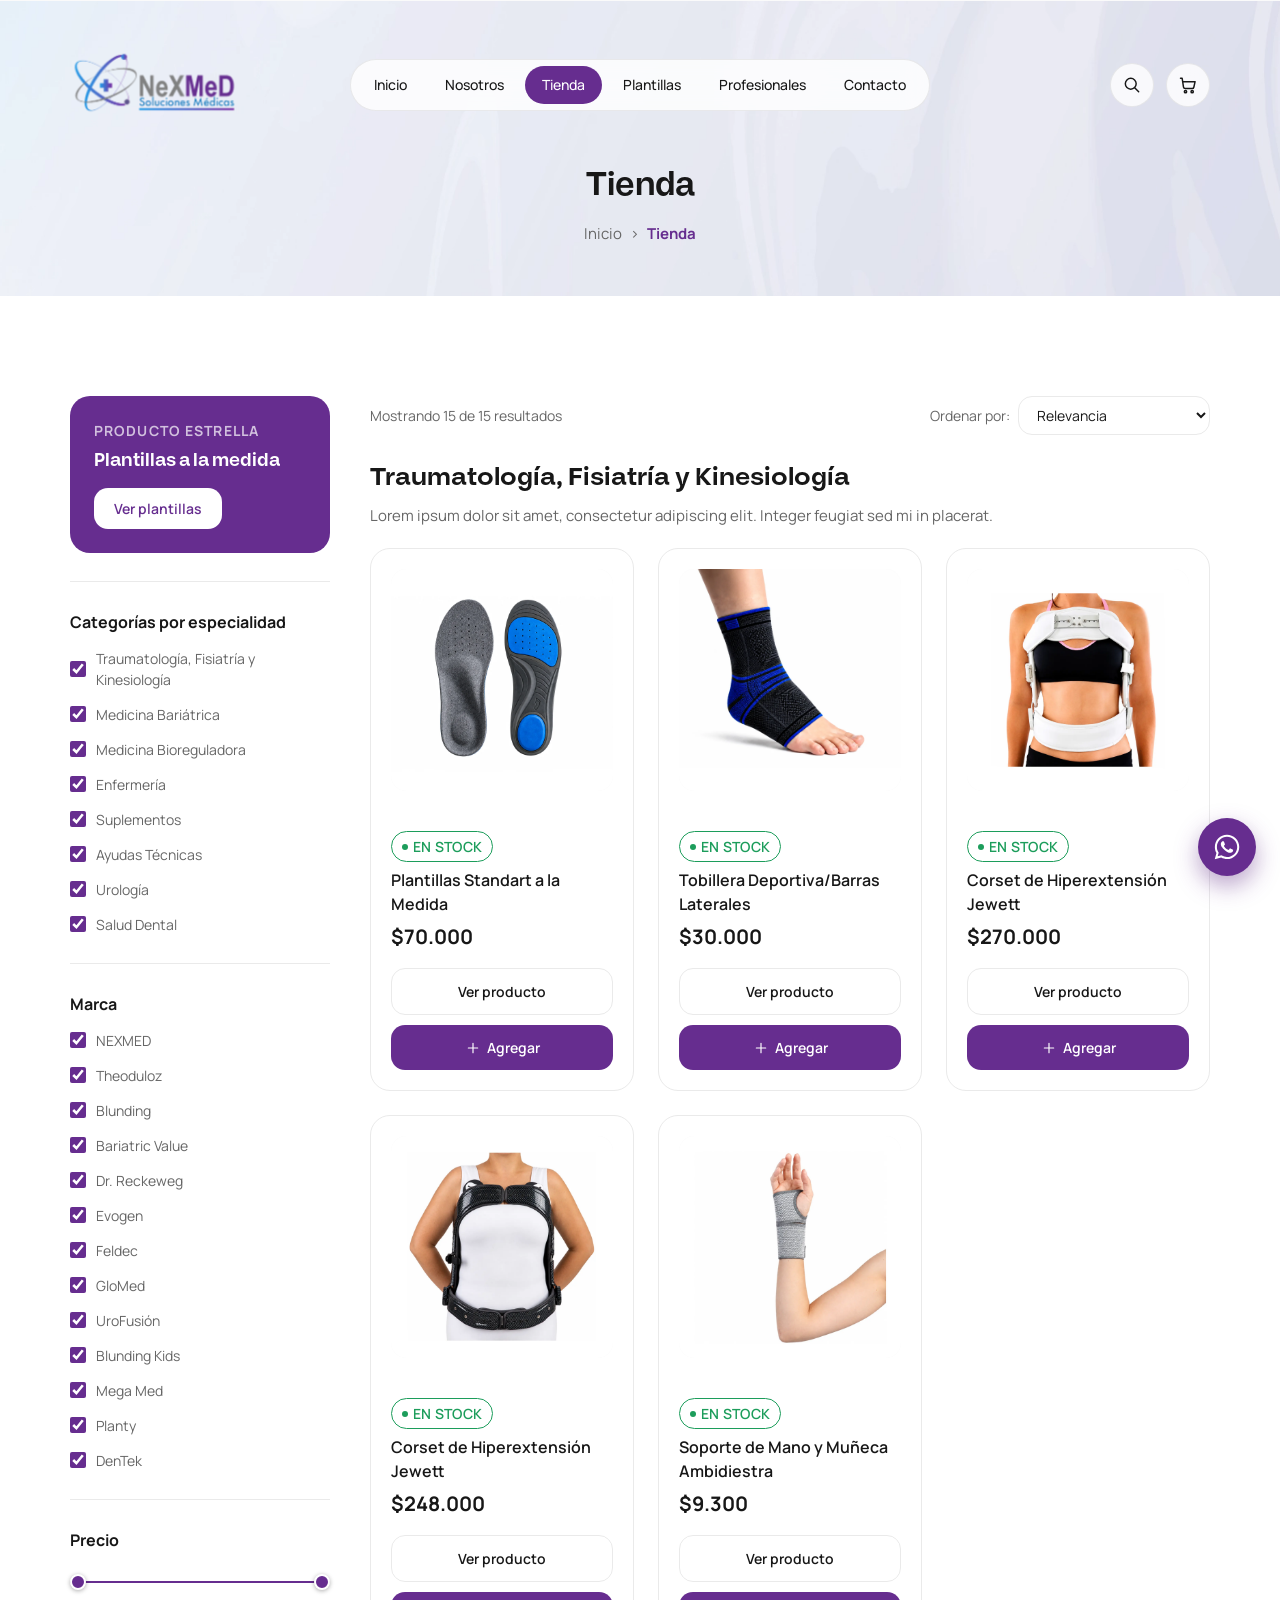
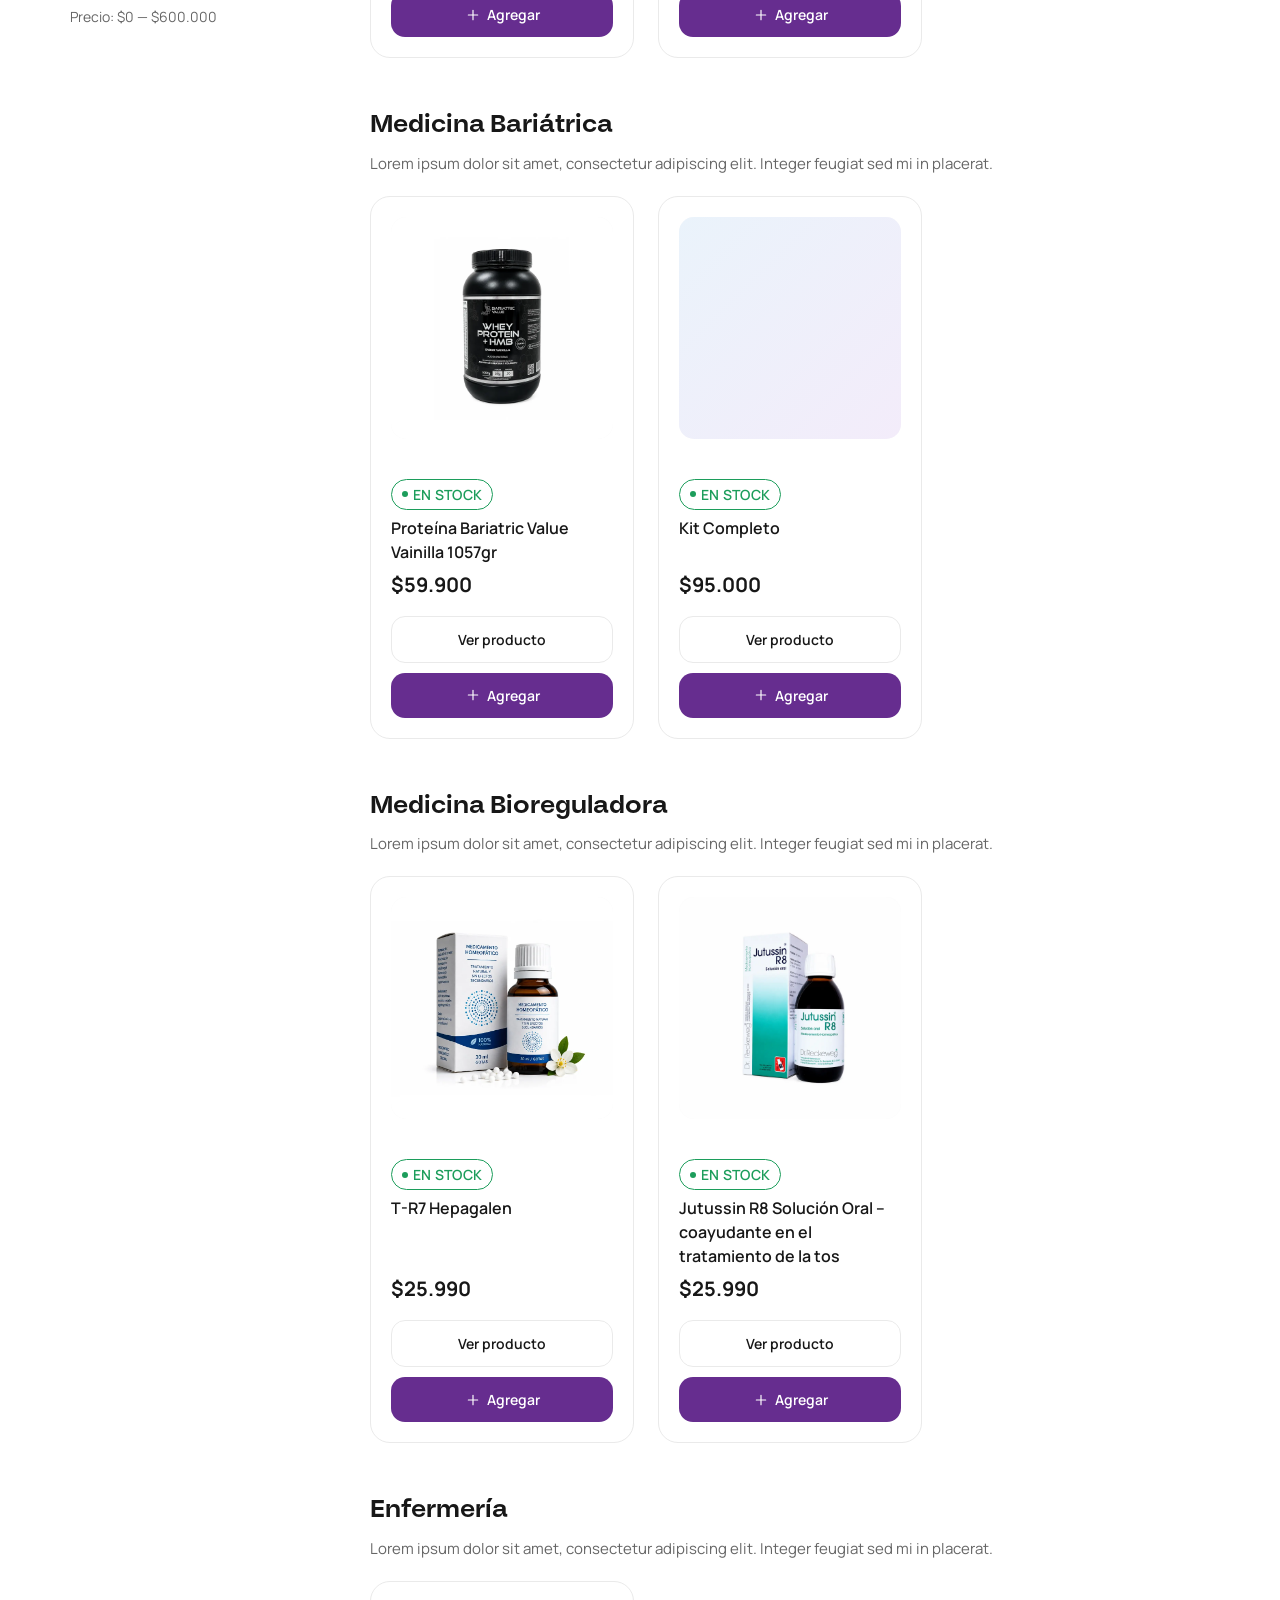
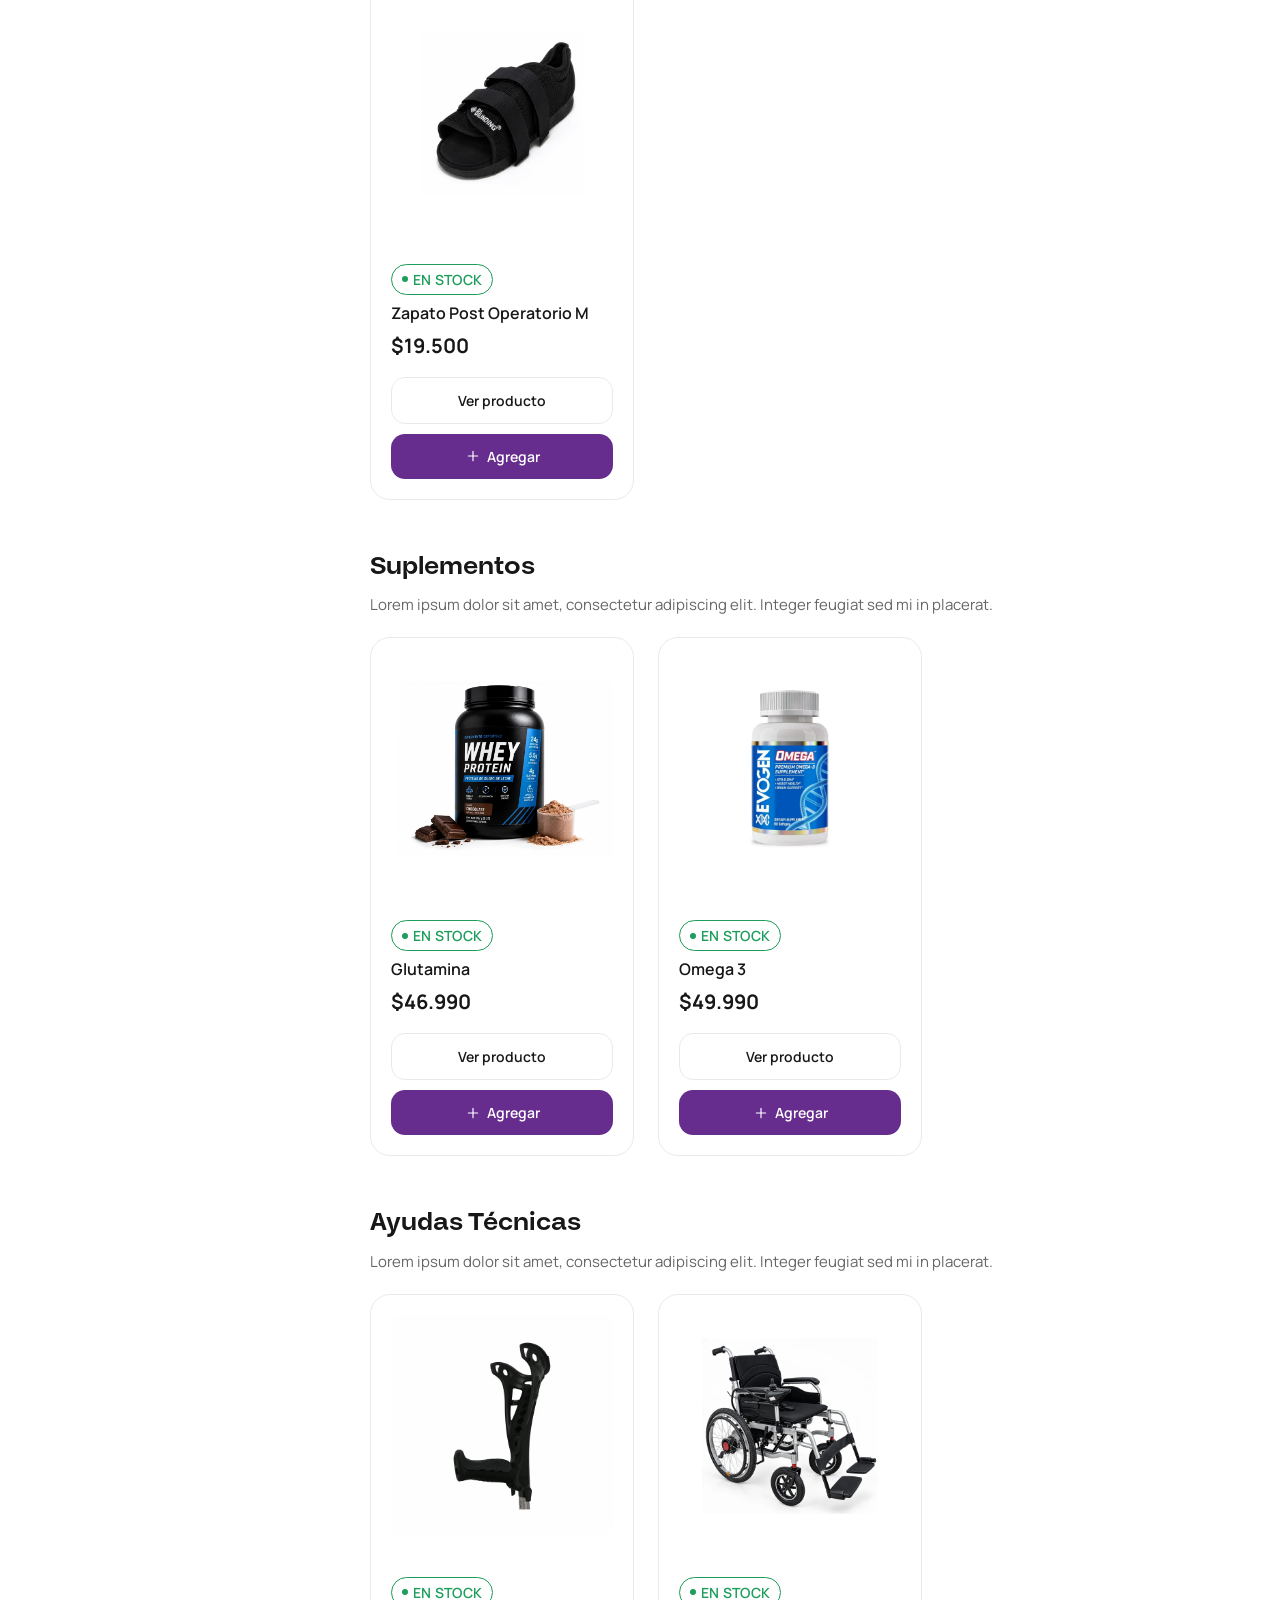
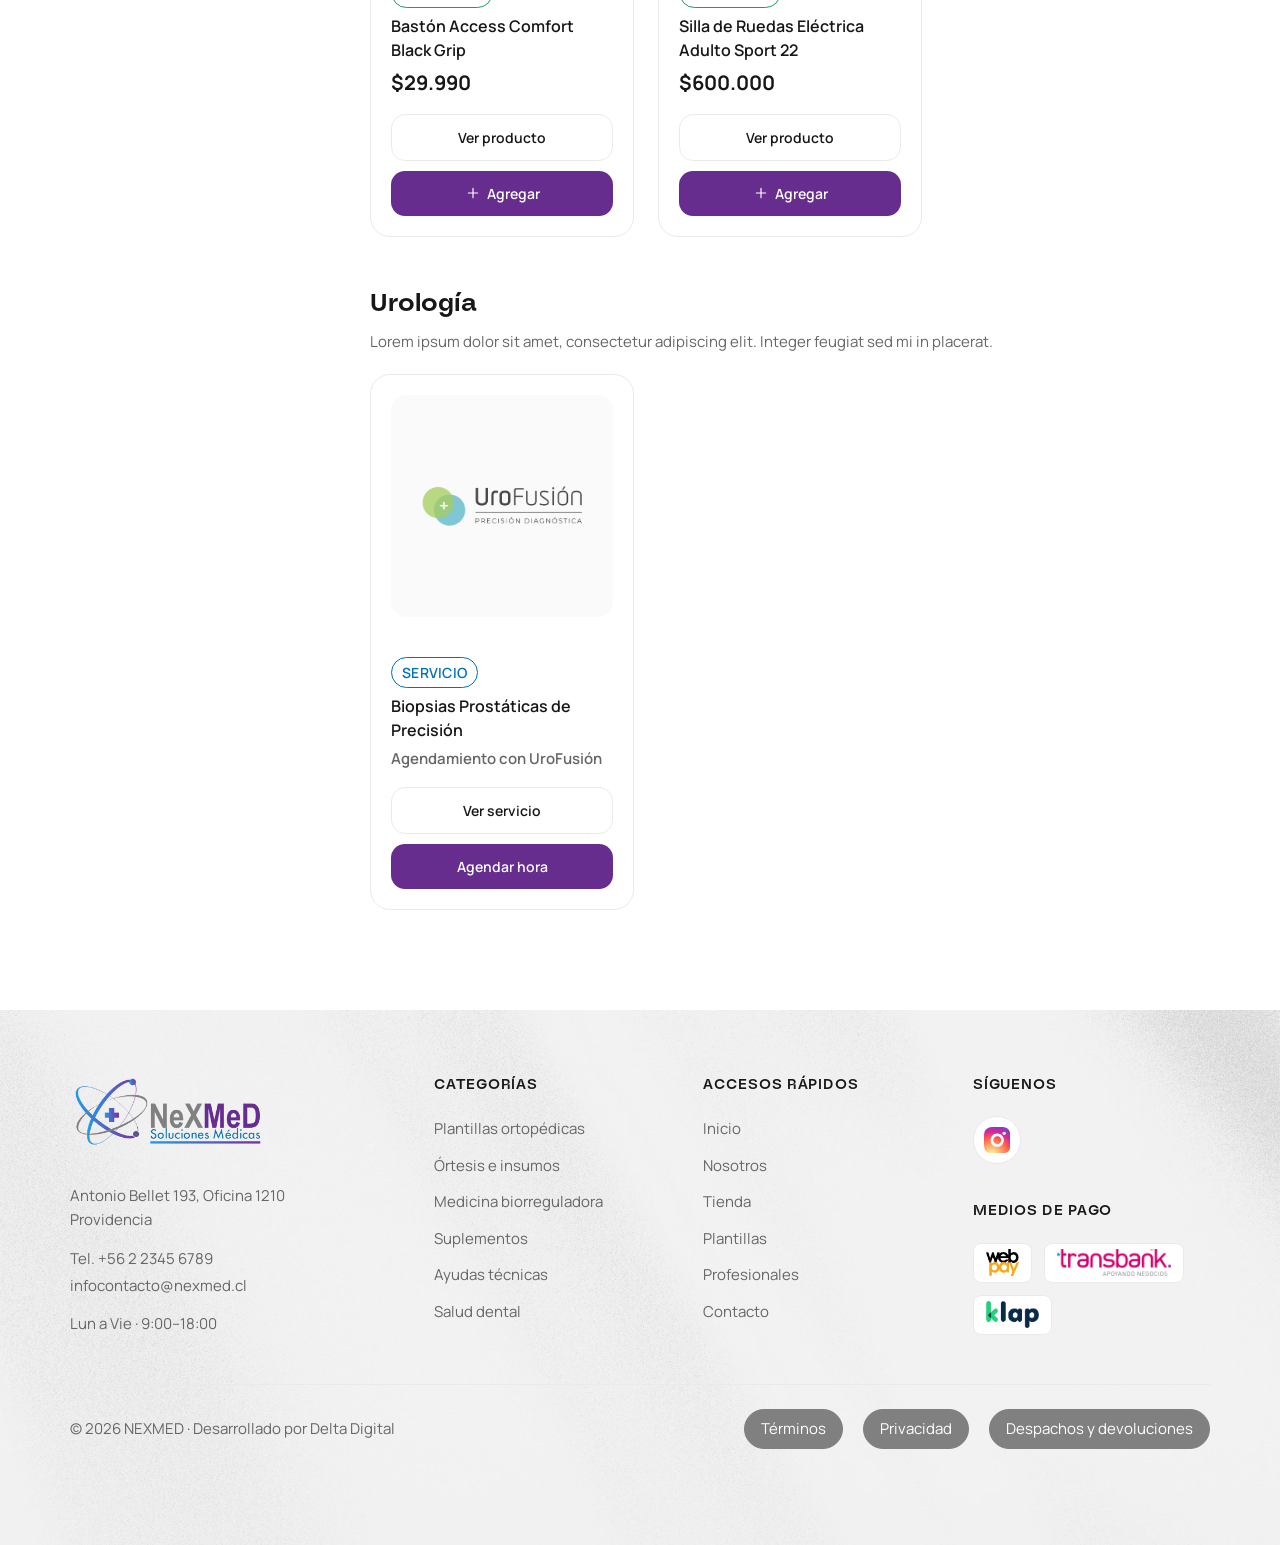
<file: tienda.html>
<!doctype html>
<html lang="es">
  <head>
    <meta charset="UTF-8" />
    <meta name="viewport" content="width=device-width, initial-scale=1" />
    <title>Tienda — NEXMED</title>
    <meta
      name="description"
      content="Catálogo NEXMED: plantillas, órtesis, medicina bioreguladora, bariátrica, enfermería y suplementos, organizados por especialidad."
    />
    <link rel="preconnect" href="https://fonts.googleapis.com" />
    <link rel="preconnect" href="https://fonts.gstatic.com" crossorigin />
    <link
      href="https://fonts.googleapis.com/css2?family=Manrope:wght@400;500;600;700;800&display=swap"
      rel="stylesheet"
    />
    <link rel="stylesheet" href="assets/css/styles.css" />
  </head>
  <body data-page="tienda">
    <a
      href="#main-content"
      class="sr-only focus:not-sr-only focus:absolute focus:left-4 focus:top-4 focus:z-[60] focus:rounded-btn focus:bg-brand-purple focus:px-4 focus:py-2 focus:text-white"
    >
      Saltar al contenido
    </a>

    <div id="header-sentinel" class="h-px" aria-hidden="true"></div>
    <header id="site-header" class="fixed inset-x-0 top-0 z-50">
      <div
        class="header-row relative grid w-full grid-cols-[1fr_auto] items-center gap-4 px-4 py-4 md:px-5 md:py-5 lg:grid-cols-[1fr_auto_1fr] lg:px-[70px] lg:pt-[50px] lg:pb-6"
      >
        <a
          href="index.html"
          class="relative block h-[42px] w-auto md:h-[48px] shrink-0 justify-self-start transition-opacity duration-300 hover:opacity-80 lg:h-[69px]"
          aria-label="NEXMED, ir al inicio"
        >
          <img
            src="assets/images/nexmed-logo.webp"
            alt="NEXMED Soluciones Médicas"
            width="3508"
            height="1430"
            class="block h-[42px] w-auto md:h-[48px] lg:h-[69px]"
          />
        </a>

        <nav aria-label="Navegación principal" class="hidden justify-self-center lg:block">
          <ul id="primary-nav-list" class="header-nav-pill flex items-center gap-1 rounded-full p-1.5"></ul>
        </nav>

        <div class="flex items-center justify-self-end gap-2 md:gap-3">
          <button
            type="button"
            id="search-toggle-button"
            aria-expanded="false"
            aria-controls="search-panel"
            aria-label="Buscar"
            class="header-icon-pill flex h-11 w-11 shrink-0 items-center justify-center rounded-full"
          >
            <svg viewBox="0 0 24 24" fill="none" stroke="currentColor" stroke-width="1.75" stroke-linecap="round" stroke-linejoin="round" aria-hidden="true" class="h-5 w-5">
              <circle cx="10.5" cy="10.5" r="6.5" />
              <path d="M20 20l-4.8-4.8" />
            </svg>
          </button>

          <a
            href="carrito.html"
            id="header-cart-button"
            aria-label="Carrito, vacío"
            class="header-icon-pill relative flex h-11 w-11 shrink-0 items-center justify-center rounded-full"
          >
            <svg viewBox="0 0 24 24" fill="none" stroke="currentColor" stroke-width="1.75" stroke-linecap="round" stroke-linejoin="round" aria-hidden="true" class="h-5 w-5">
              <path d="M3 4h2l1.6 10.6a2 2 0 0 0 2 1.7h8.4a2 2 0 0 0 2-1.6L20.5 8H6" />
              <circle cx="9" cy="20" r="1.4" />
              <circle cx="17" cy="20" r="1.4" />
            </svg>
            <span id="header-cart-badge" class="header-cart-badge" hidden>0</span>
          </a>

          <button
            type="button"
            id="mobile-menu-button"
            aria-expanded="false"
            aria-controls="mobile-menu"
            aria-haspopup="dialog"
            aria-label="Abrir menú"
            class="header-icon-pill flex h-11 w-11 shrink-0 items-center justify-center rounded-full lg:hidden"
          >
            <svg id="icon-menu" viewBox="0 0 24 24" fill="none" stroke="currentColor" stroke-width="1.75" stroke-linecap="round" stroke-linejoin="round" aria-hidden="true" class="h-5 w-5">
              <path d="M4 7h16" />
              <path d="M4 12h16" />
              <path d="M4 17h16" />
            </svg>
          </button>
        </div>
      </div>
    </header>

    <div id="search-overlay" hidden aria-hidden="true"></div>

    <div id="search-panel" role="search" hidden class="search-panel">
      <form class="search-panel__input-row" onsubmit="event.preventDefault()">
        <svg viewBox="0 0 24 24" fill="none" stroke="currentColor" stroke-width="1.75" stroke-linecap="round" stroke-linejoin="round" aria-hidden="true" class="h-5 w-5 shrink-0 text-ink-secondary">
          <circle cx="10.5" cy="10.5" r="6.5" />
          <path d="M20 20l-4.8-4.8" />
        </svg>
        <label for="header-search-input" class="sr-only">Buscar productos, marcas, categorías</label>
        <input
          id="header-search-input"
          type="search"
          name="q"
          placeholder="Buscar productos, marcas, categorías..."
          autocomplete="off"
          class="search-panel__input"
        />
        <button type="button" id="search-clear-button" aria-label="Limpiar búsqueda" class="search-panel__clear" hidden>
          <svg viewBox="0 0 24 24" fill="none" stroke="currentColor" stroke-width="1.75" stroke-linecap="round" stroke-linejoin="round" aria-hidden="true" class="h-4 w-4">
            <path d="M6 6l12 12M18 6L6 18" />
          </svg>
        </button>
      </form>

      <a href="tienda.html" class="search-panel__see-all">Ver todos los resultados</a>

      <div id="search-results" class="search-panel__results">
        <p class="search-panel__empty">Escribe para buscar en nuestro catálogo.</p>
      </div>
    </div>

    <div id="cart-drawer-overlay" hidden></div>
    <aside id="cart-drawer" class="cart-drawer" hidden aria-hidden="true" aria-label="Carrito de compras">
      <div class="cart-drawer__header">
        <h2 class="cart-drawer__title">Carrito de compras</h2>
        <button type="button" id="cart-drawer-close" class="cart-drawer__close" aria-label="Cerrar carrito">
          <svg viewBox="0 0 24 24" fill="none" stroke="currentColor" stroke-width="1.75" stroke-linecap="round" stroke-linejoin="round" aria-hidden="true" class="h-5 w-5">
            <path d="M6 6l12 12M18 6L6 18" />
          </svg>
        </button>
      </div>
      <div id="cart-drawer-body" class="cart-drawer__body"></div>
      <div id="cart-drawer-footer" class="cart-drawer__footer" hidden>
        <div class="cart-drawer__subtotal-row">
          <span>Subtotal</span>
          <span id="cart-drawer-subtotal"></span>
        </div>
        <p class="cart-drawer__shipping-note">Envío: se calcula en el checkout según tu dirección.</p>
        <div class="cart-drawer__actions">
          <a href="carrito.html" class="cart-drawer__view-cart">Ver carrito</a>
          <a href="checkout.html" class="cart-drawer__checkout">Iniciar compra</a>
        </div>
      </div>
    </aside>

    <main id="main-content">
      <section class="shop-banner pt-[112px] pb-[40px] md:pt-[124px] lg:pt-[160px] lg:pb-[50px]">
        <h1 class="shop-banner__title">Tienda</h1>
        <nav class="shop-banner__breadcrumb" aria-label="Ruta de navegación">
          <a href="index.html">Inicio</a>
          <span class="shop-banner__breadcrumb-sep" aria-hidden="true">›</span>
          <span class="shop-banner__breadcrumb-current">Tienda</span>
        </nav>
      </section>

      <section class="bg-surface px-4 pt-10 pb-[80px] md:px-5 md:pt-14 lg:px-[70px] lg:pt-[100px] lg:pb-[100px]">
        <div class="shop-layout">
          <aside>
            <div class="shop-featured-card">
              <p class="shop-featured-card__eyebrow">Producto estrella</p>
              <h2 class="shop-featured-card__title">Plantillas a la medida</h2>
              <a href="ficha-producto.html?codigo=OP2026-EM" class="shop-featured-card__cta">Ver plantillas</a>
            </div>

            <button
              type="button"
              id="shop-filters-toggle"
              class="shop-filters-toggle"
              aria-expanded="false"
              aria-controls="shop-filters"
            >
              <svg viewBox="0 0 24 24" fill="none" stroke="currentColor" stroke-width="1.75" stroke-linecap="round" stroke-linejoin="round" aria-hidden="true" class="h-5 w-5">
                <path d="M4 7h10M18 7h2M4 17h4M12 17h8" />
                <circle cx="16" cy="7" r="2" />
                <circle cx="10" cy="17" r="2" />
              </svg>
              Filtros
              <svg viewBox="0 0 24 24" fill="none" stroke="currentColor" stroke-width="1.75" stroke-linecap="round" stroke-linejoin="round" aria-hidden="true" class="shop-filters-toggle__chevron h-4 w-4">
                <path d="M6 9l6 6 6-6" />
              </svg>
            </button>

            <div id="shop-filters" class="shop-filters">
            <div class="shop-filter-group">
              <h3 class="shop-filter-heading">Categorías por especialidad</h3>
              <div id="shop-category-filters"></div>
            </div>

            <div class="shop-filter-group">
              <h3 class="shop-filter-heading">Marca</h3>
              <div id="shop-brand-filters"></div>
            </div>

            <div class="shop-filter-group">
              <h3 class="shop-filter-heading">Precio</h3>
              <div class="shop-price-slider">
                <div class="shop-price-slider__track"></div>
                <div id="shop-price-range" class="shop-price-slider__range"></div>
                <input type="range" id="shop-price-min" min="0" max="600000" step="1000" value="0" />
                <input type="range" id="shop-price-max" min="0" max="600000" step="1000" value="600000" />
              </div>
              <p id="shop-price-label" class="shop-price-slider__label"></p>
            </div>
            </div>
          </aside>

          <div>
            <div class="shop-results-bar">
              <p>Mostrando <span id="shop-results-count">0</span> de <span id="shop-total-count">0</span> resultados</p>
              <label class="shop-sort">
                Ordenar por:
                <select id="shop-sort">
                  <option value="relevancia">Relevancia</option>
                  <option value="precio-asc">Precio: menor a mayor</option>
                  <option value="precio-desc">Precio: mayor a menor</option>
                </select>
              </label>
            </div>

            <div id="shop-grid" class="mt-6"></div>
            <p id="shop-empty-state" class="shop-empty-state" hidden>
              No hay productos que coincidan con los filtros seleccionados.
            </p>
          </div>
        </div>
      </section>
    </main>

    <footer id="site-footer" class="px-4 pt-16 pb-8 md:px-5 lg:px-[70px]">
      <div class="pointer-events-none absolute inset-0" aria-hidden="true">
        <img src="assets/images/Footer/footer-background.webp" alt="" class="h-full w-full object-cover" />
      </div>
      <div data-reveal class="footer-grid relative grid grid-cols-2 gap-x-6 gap-y-10 border-b border-border pb-12 lg:grid-cols-[1.4fr_1fr_1fr_1fr] lg:gap-x-8 lg:gap-y-12">
        <div>
          <a href="index.html" class="inline-flex" aria-label="NEXMED, ir al inicio">
            <img src="assets/images/nexmed-logo.webp" alt="NEXMED Soluciones Médicas" class="h-20 w-auto" />
          </a>
          <address class="mt-6 text-[15px] not-italic leading-relaxed text-ink-secondary">
            Antonio Bellet 193, Oficina 1210<br />
            Providencia
          </address>
          <p class="mt-4 text-[15px] text-ink-secondary">
            <a href="tel:+56223456789" class="transition-colors duration-300 hover:text-brand-blue">Tel. +56 2 2345 6789</a>
          </p>
          <p class="mt-1 text-[15px] text-ink-secondary">
            <a href="mailto:infocontacto@nexmed.cl" class="transition-colors duration-300 hover:text-brand-blue">infocontacto@nexmed.cl</a>
          </p>
          <p class="mt-4 text-[15px] text-ink-secondary">Lun a Vie · 9:00–18:00</p>
        </div>

        <nav aria-label="Categorías">
          <h3 class="footer-heading">Categorías</h3>
          <ul class="mt-5 flex flex-col gap-3">
            <li><a href="tienda.html#plantillas" class="footer-link">Plantillas ortopédicas</a></li>
            <li><a href="tienda.html#ortesis" class="footer-link">Órtesis e insumos</a></li>
            <li><a href="tienda.html#biorreguladora" class="footer-link">Medicina biorreguladora</a></li>
            <li><a href="tienda.html#suplementos" class="footer-link">Suplementos</a></li>
            <li><a href="tienda.html?categoria=Ayudas%20T%C3%A9cnicas" class="footer-link">Ayudas técnicas</a></li>
            <li><a href="tienda.html?categoria=Salud%20Dental" class="footer-link">Salud dental</a></li>
          </ul>
        </nav>

        <nav aria-label="Accesos rápidos">
          <h3 class="footer-heading">Accesos rápidos</h3>
          <ul class="mt-5 flex flex-col gap-3">
            <li><a href="index.html" class="footer-link">Inicio</a></li>
            <li><a href="nosotros.html" class="footer-link">Nosotros</a></li>
            <li><a href="tienda.html" class="footer-link">Tienda</a></li>
            <li><a href="plantillas.html" class="footer-link">Plantillas</a></li>
            <li><a href="profesionales.html" class="footer-link">Profesionales</a></li>
            <li><a href="contacto.html" class="footer-link">Contacto</a></li>
          </ul>
        </nav>

        <div>
          <h3 class="footer-heading">Síguenos</h3>
          <div class="mt-5 flex items-center gap-3">
            <a
              href="https://www.instagram.com/nexmed_solucionesmedicas?igsh=MWo2Mmt6dW1jb3lvaQ%3D%3D"
              target="_blank"
              rel="noopener noreferrer"
              aria-label="Instagram"
              class="footer-social-slot"
            >
              <svg viewBox="0 0 500 500" class="h-[26.45px] w-[26.45px]" aria-hidden="true">
                <defs>
                  <radialGradient id="instagram-gradient" cx="30%" cy="107%" r="150%">
                    <stop offset="0%" stop-color="#fdf497" />
                    <stop offset="5%" stop-color="#fdf497" />
                    <stop offset="45%" stop-color="#fd5949" />
                    <stop offset="60%" stop-color="#d6249f" />
                    <stop offset="90%" stop-color="#285AEB" />
                  </radialGradient>
                </defs>
                <path d="M275.7 0C303.824 0.0749982 318.098 0.224995 330.423 0.574986L335.272 0.749981C340.872 0.949976 346.397 1.19997 353.071 1.49996C379.67 2.74993 397.819 6.94983 413.743 13.1247C430.242 19.4745 444.142 28.0743 458.041 41.949C470.758 54.442 480.595 69.5601 486.865 86.2479C493.039 102.173 497.239 120.322 498.489 146.946C498.789 153.596 499.039 159.121 499.239 164.746L499.389 169.596C499.764 181.896 499.914 196.17 499.964 224.295L499.989 242.944V275.693C500.05 293.928 499.858 312.163 499.414 330.392L499.264 335.242C499.064 340.867 498.814 346.392 498.514 353.041C497.264 379.666 493.014 397.79 486.865 413.74C480.595 430.428 470.758 445.546 458.041 458.039C445.548 470.756 430.431 480.593 413.743 486.863C397.819 493.038 379.67 497.238 353.071 498.488L335.272 499.238L330.423 499.388C318.098 499.738 303.824 499.913 275.7 499.963L257.051 499.988H224.328C206.085 500.052 187.843 499.861 169.606 499.413L164.756 499.263C158.821 499.038 152.888 498.78 146.957 498.488C120.358 497.238 102.209 493.038 86.2599 486.863C69.5815 480.59 54.4725 470.753 41.9871 458.039C29.2614 445.548 19.416 430.43 13.1386 413.74C6.96387 397.815 2.76408 379.666 1.51414 353.041L0.764181 335.242L0.63919 330.392C0.178364 312.163 -0.0299809 293.928 0.0142192 275.693V224.295C-0.0549747 206.06 0.128369 187.825 0.564193 169.596L0.739184 164.746C0.939174 159.121 1.18916 153.596 1.48915 146.946C2.73908 120.322 6.93887 102.198 13.1136 86.2479C19.4056 69.5533 29.2683 54.4346 42.0121 41.949C54.4903 29.238 69.5904 19.4014 86.2599 13.1247C102.209 6.94983 120.333 2.74993 146.957 1.49996C153.606 1.19997 159.156 0.949976 164.756 0.749981L169.606 0.599984C187.835 0.155814 206.069 -0.0358666 224.303 0.0249976L275.7 0ZM250.002 124.997C216.851 124.997 185.059 138.166 161.618 161.608C138.177 185.049 125.008 216.843 125.008 249.994C125.008 283.145 138.177 314.939 161.618 338.38C185.059 361.822 216.851 374.991 250.002 374.991C283.152 374.991 314.945 361.822 338.385 338.38C361.826 314.939 374.995 283.145 374.995 249.994C374.995 216.843 361.826 185.049 338.385 161.608C314.945 138.166 283.152 124.997 250.002 124.997ZM250.002 174.996C259.85 174.994 269.603 176.932 278.702 180.7C287.802 184.467 296.07 189.99 303.036 196.953C310.001 203.916 315.526 212.183 319.297 221.282C323.067 230.38 325.009 240.133 325.01 249.981C325.012 259.83 323.074 269.583 319.306 278.683C315.539 287.783 310.016 296.051 303.053 303.017C296.09 309.982 287.824 315.508 278.725 319.278C269.627 323.049 259.875 324.99 250.027 324.992C230.136 324.992 211.061 317.091 196.996 303.026C182.932 288.961 175.03 269.885 175.03 249.994C175.03 230.103 182.932 211.027 196.996 196.962C211.061 182.897 230.136 174.996 250.027 174.996M381.27 87.4979C372.982 87.4979 365.034 90.7902 359.174 96.6506C353.314 102.511 350.022 110.459 350.022 118.747C350.022 127.035 353.314 134.983 359.174 140.844C365.034 146.704 372.982 149.996 381.27 149.996C389.558 149.996 397.506 146.704 403.366 140.844C409.226 134.983 412.518 127.035 412.518 118.747C412.518 110.459 409.226 102.511 403.366 96.6506C397.506 90.7902 389.558 87.4979 381.27 87.4979Z" fill="url(#instagram-gradient)" />
              </svg>
            </a>
          </div>

          <h3 class="footer-heading mt-9">Medios de pago</h3>
          <div class="mt-5 flex flex-wrap items-center gap-3">
            <span class="footer-payment-slot">
              <img src="assets/images/Footer/Pagos/WebPay.png" alt="WebPay" />
            </span>
            <span class="footer-payment-slot">
              <img src="assets/images/Footer/Pagos/transbank.png" alt="Transbank" />
            </span>
            <span class="footer-payment-slot">
              <img src="assets/images/Footer/Pagos/KLAP.png" alt="KLAP" />
            </span>
          </div>
        </div>
      </div>

      <div class="relative flex flex-col gap-3 pt-6 text-[15px] text-ink-secondary sm:flex-row sm:items-center sm:justify-between">
        <p class="order-last sm:order-none">© 2026 NEXMED · <a href="https://deltadigital.cl" target="_blank" rel="noopener noreferrer" class="transition-colors duration-300 hover:text-brand-blue">Desarrollado por Delta Digital</a></p>
        <div class="footer-legal-links">
          <a href="terminos.html" class="footer-legal-link">Términos</a>
          <a href="privacidad.html" class="footer-legal-link">Privacidad</a>
          <a href="despachos.html" class="footer-legal-link">Despachos y devoluciones</a>
        </div>
      </div>
    </footer>

    <a
      href="https://wa.me/56223456789"
      target="_blank"
      rel="noopener noreferrer"
      aria-label="Escríbenos por WhatsApp"
      class="whatsapp-float"
    >
      <svg viewBox="0 0 448 512" fill="currentColor" aria-hidden="true">
        <path d="M380.9 97.1C339 55.1 283.2 32 223.9 32c-122.4 0-222 99.6-222 222 0 39.1 10.2 77.3 29.6 111L0 480l117.7-30.9c32.4 17.7 68.9 27 106.1 27h.1c122.3 0 224.1-99.6 224.1-222 0-59.3-25.2-115-67.1-157zm-157 341.6c-33.2 0-65.7-8.9-94-25.7l-6.7-4-69.8 18.3L72 359.2l-4.4-7c-18.5-29.4-28.2-63.3-28.2-98.2 0-101.7 82.8-184.5 184.6-184.5 49.3 0 95.6 19.2 130.4 54.1 34.8 34.9 56.2 81.2 56.1 130.5 0 101.8-84.9 184.6-186.6 184.6zm101.2-138.2c-5.5-2.8-32.8-16.2-37.9-18-5.1-1.9-8.8-2.8-12.5 2.8-3.7 5.6-14.3 18-17.6 21.8-3.2 3.7-6.5 4.2-12 1.4-32.6-16.3-54-29.1-75.5-66-5.7-9.8 5.7-9.1 16.3-30.3 1.8-3.7.9-6.9-.5-9.7-1.4-2.8-12.5-30.1-17.1-41.2-4.5-10.8-9.1-9.3-12.5-9.5-3.2-.2-6.9-.2-10.6-.2-3.7 0-9.7 1.4-14.8 6.9-5.1 5.6-19.4 19-19.4 46.3 0 27.3 19.9 53.7 22.6 57.4 2.8 3.7 39.1 59.7 94.8 83.8 35.2 15.2 49 16.5 66.6 13.9 10.7-1.6 32.8-13.4 37.4-26.4 4.6-13 4.6-24.1 3.2-26.4-1.3-2.5-5-3.9-10.5-6.6z" />
      </svg>
    </a>

    <script src="assets/js/products-data.js" defer></script>
    <script src="assets/js/cart.js" defer></script>
    <script src="assets/js/header.js" defer></script>
    <script src="assets/js/scroll-reveal.js" defer></script>
    <script src="assets/js/parallax.js" defer></script>
    <script src="assets/js/brand-marquee.js" defer></script>
    <script src="assets/js/tienda.js" defer></script>
  </body>
</html>
</file>
